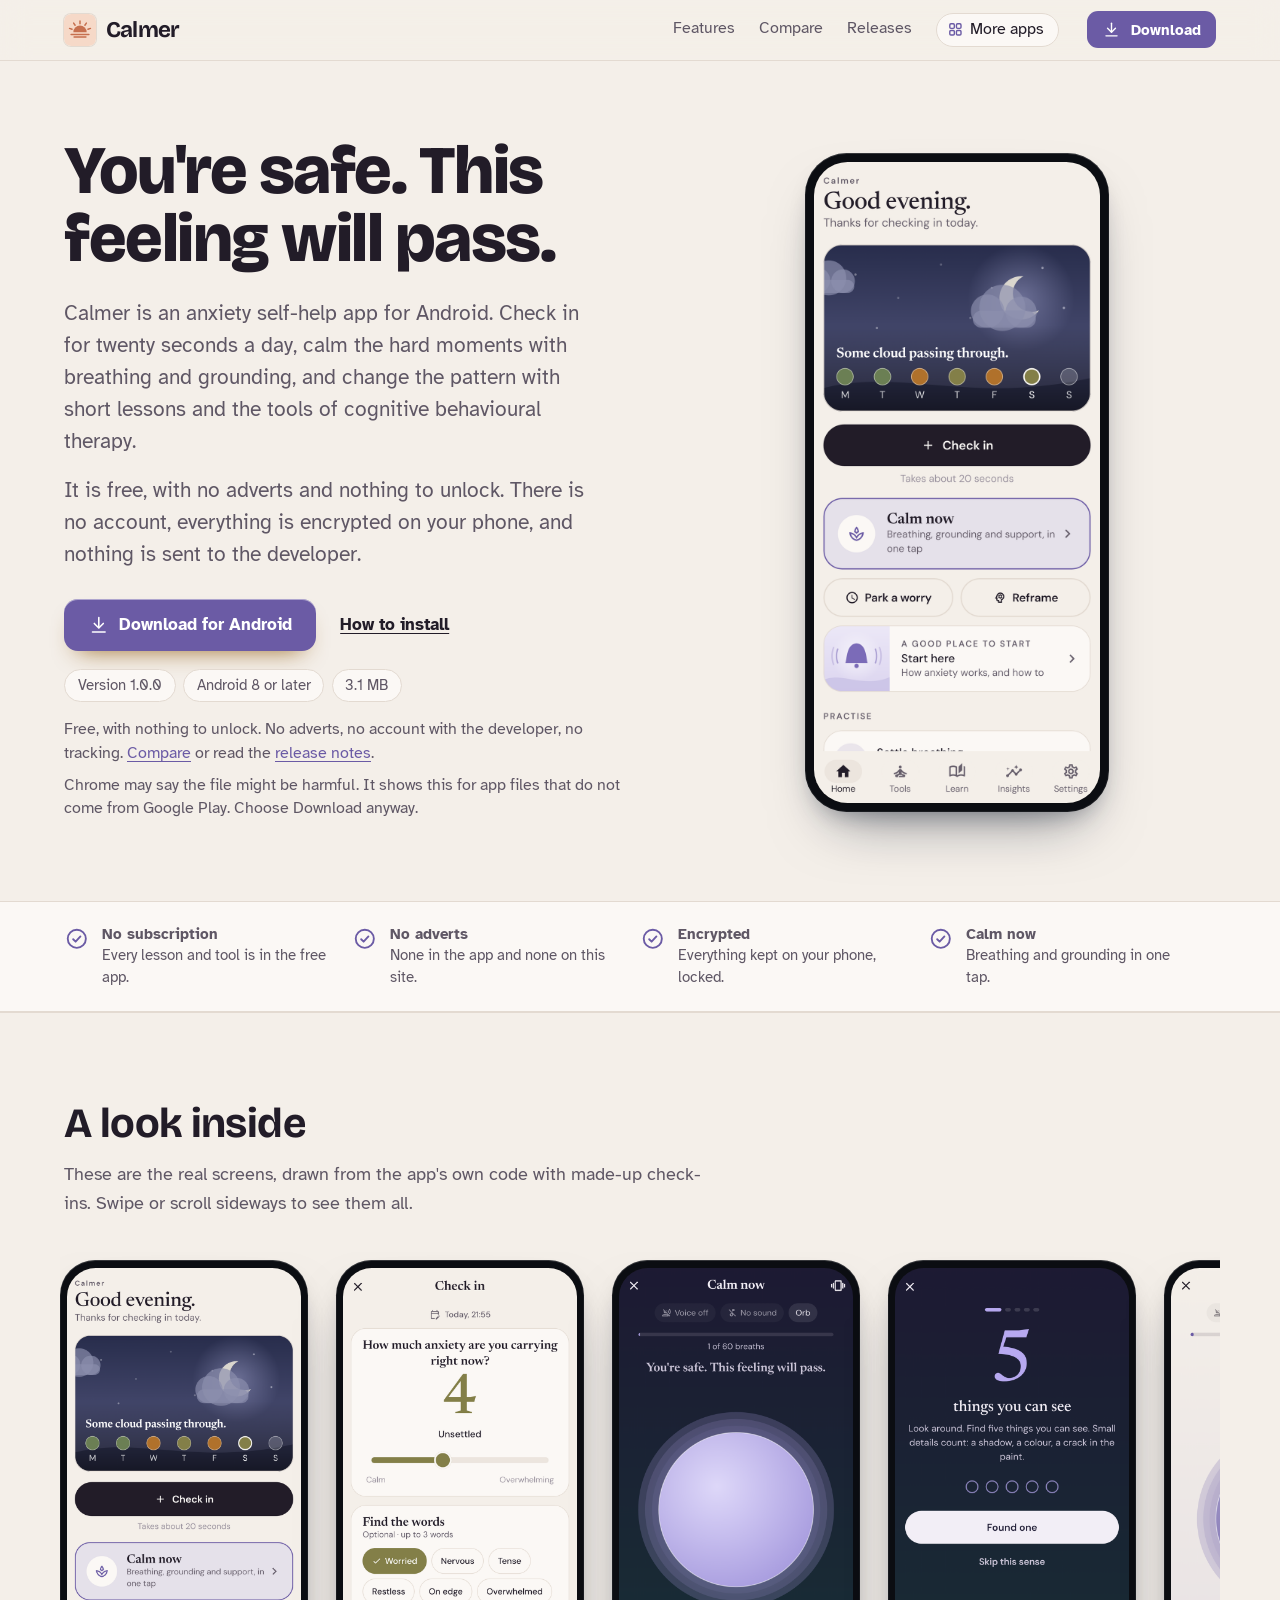
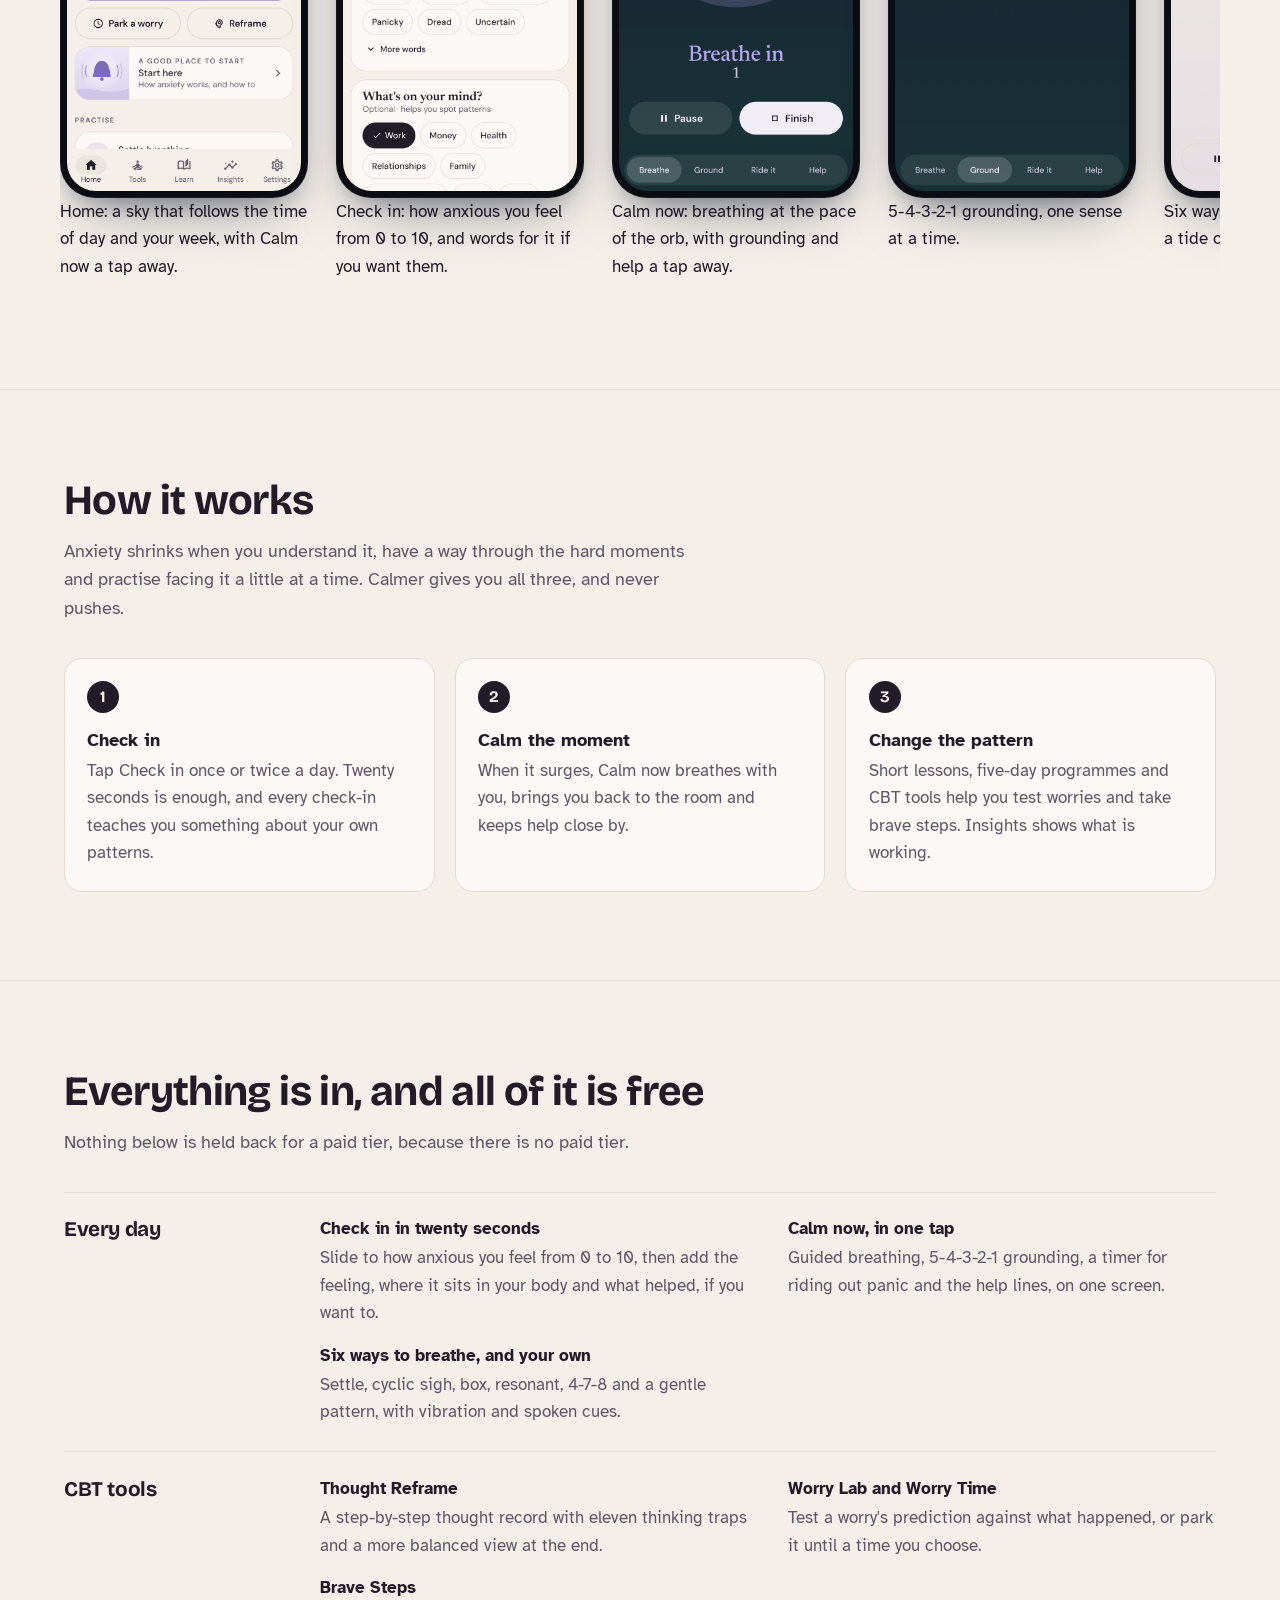
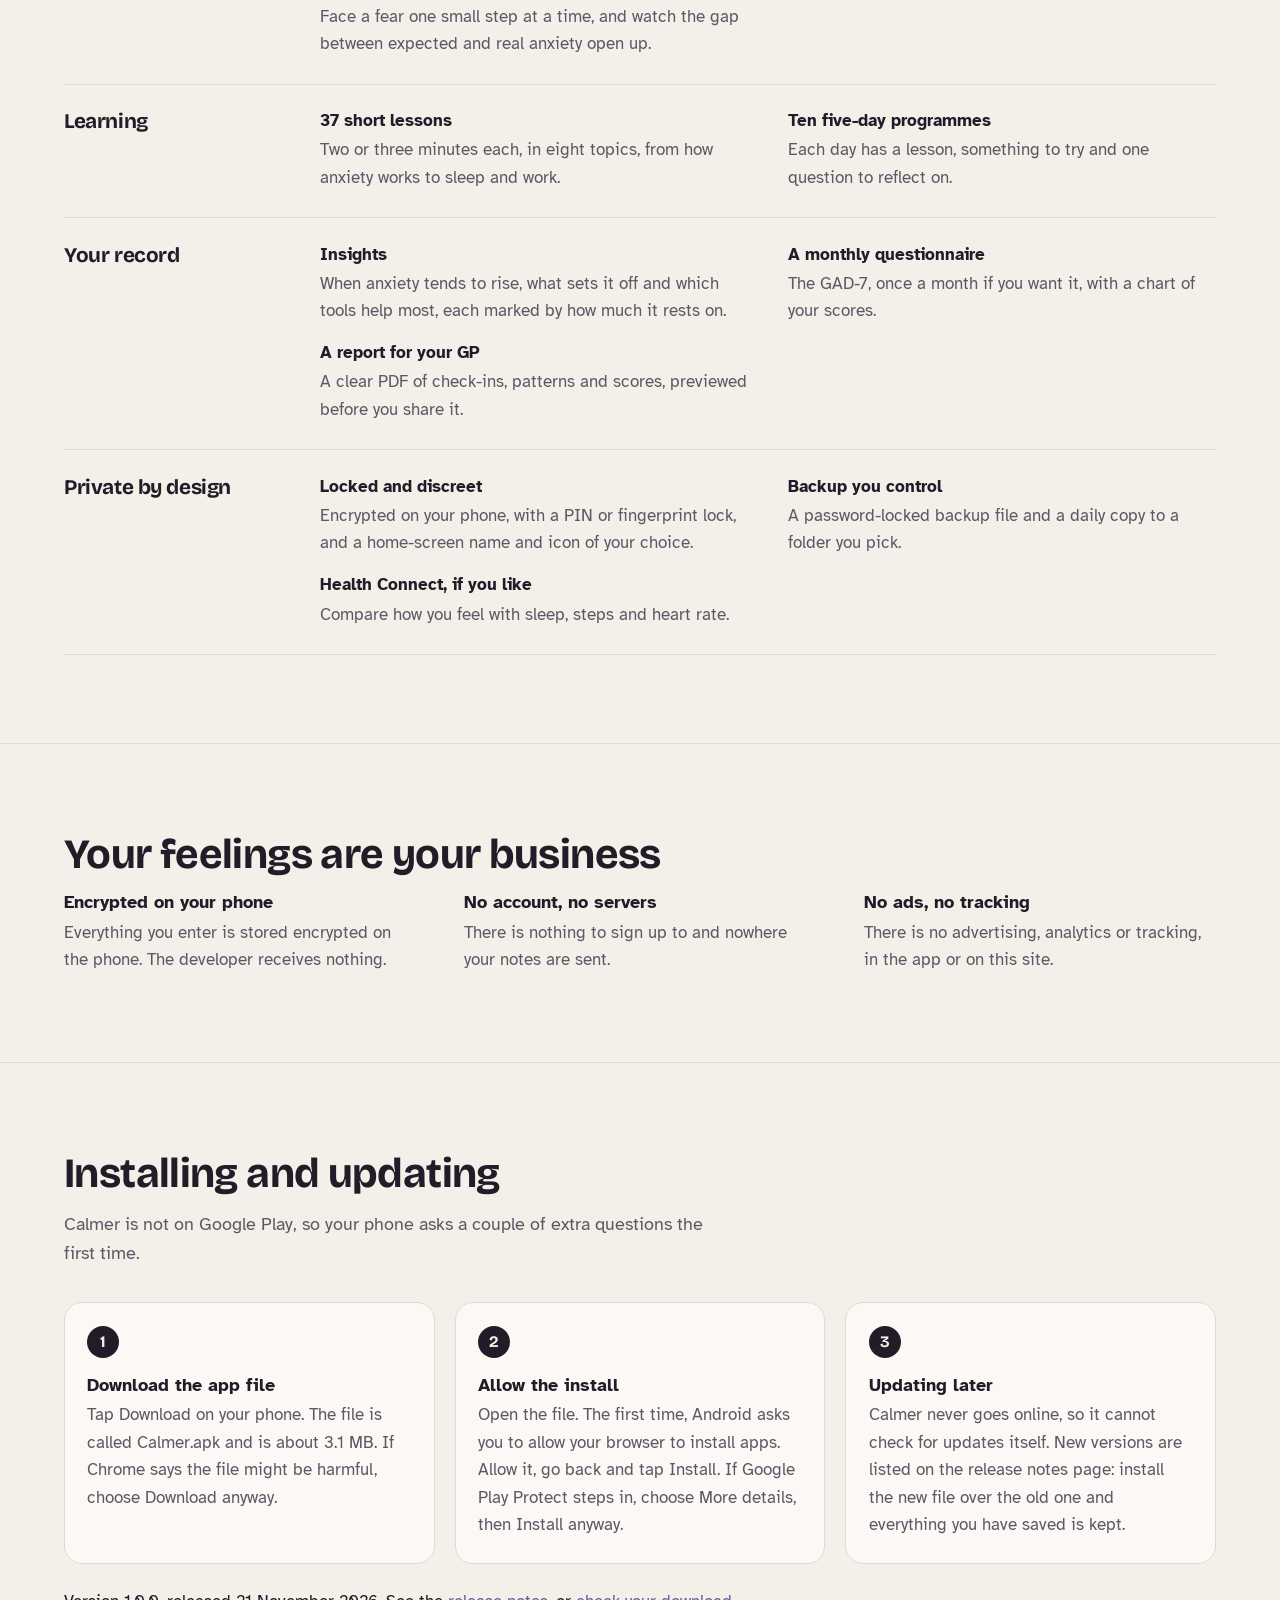
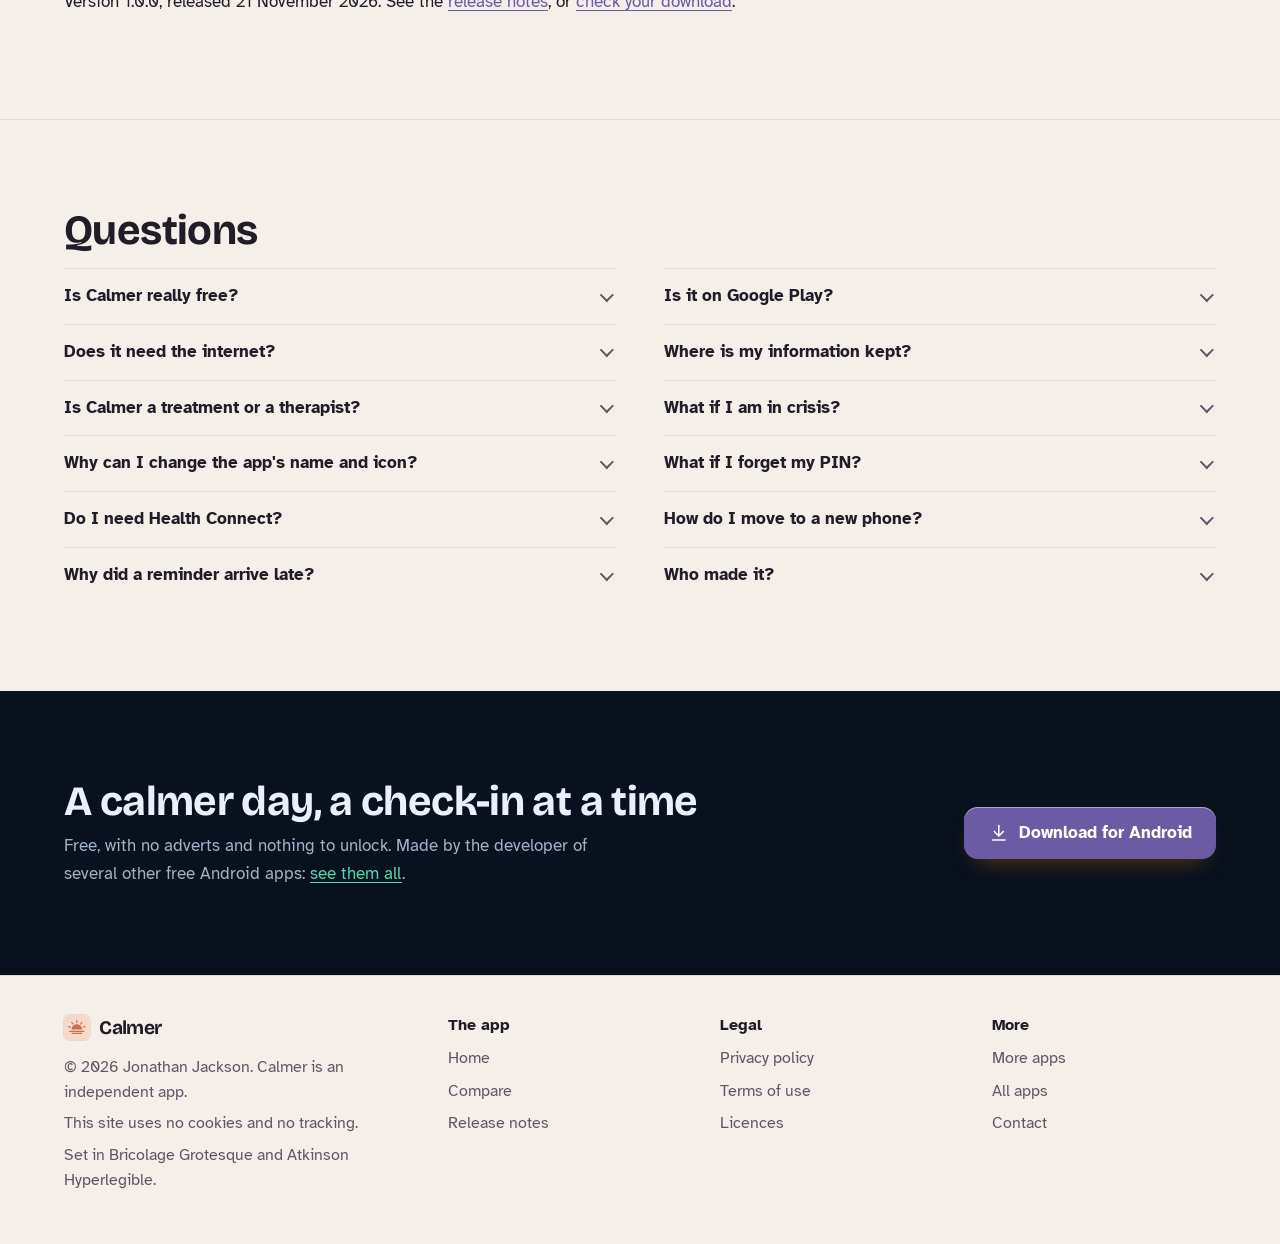
<file: index.html>
<!DOCTYPE html>
<html lang="en-GB">
<head>
<meta charset="utf-8">
<meta name="viewport" content="width=device-width, initial-scale=1">
<title>Calmer: a free, private anxiety self-help app for Android</title>
<meta name="description" content="Calmer is a free anxiety self-help app for Android: twenty-second check-ins, Calm now with breathing and grounding, CBT tools, 37 short lessons, ten five-day programmes and insights into your own patterns. Encrypted on your phone, no adverts, no account.">
<meta name="author" content="Jonathan Jackson">
<link rel="canonical" href="https://customgpter.github.io/calmer/">
<meta name="theme-color" content="#f4efe9" media="(prefers-color-scheme: light)">
<meta name="theme-color" content="#14121a" media="(prefers-color-scheme: dark)">
<meta property="og:type" content="website">
<meta property="og:site_name" content="Calmer">
<meta property="og:title" content="Calmer: a free, private anxiety self-help app for Android">
<meta property="og:description" content="Calmer is a free anxiety self-help app for Android: twenty-second check-ins, Calm now with breathing and grounding, CBT tools, 37 short lessons, ten five-day programmes and insights into your own patterns. Encrypted on your phone, no adverts, no account.">
<meta property="og:url" content="https://customgpter.github.io/calmer/">
<meta property="og:image" content="https://customgpter.github.io/calmer/assets/og.png">
<meta property="og:image:width" content="1200">
<meta property="og:image:height" content="630">
<meta property="og:image:alt" content="Calmer&#x27;s home screen with a sky that follows your week and Calm now a tap away">
<meta property="og:locale" content="en_GB">
<meta name="twitter:card" content="summary_large_image">
<link rel="icon" href="./assets/favicon.svg" type="image/svg+xml">
<link rel="apple-touch-icon" href="./assets/apple-touch-icon.png">
<link rel="preload" href="./assets/fonts/bricolage-grotesque-latin.woff2" as="font" type="font/woff2" crossorigin>
<link rel="preload" href="./assets/fonts/atkinson-hyperlegible-latin-400-normal.woff2" as="font" type="font/woff2" crossorigin>
<link rel="stylesheet" href="./assets/site.css?v=1">
<link rel="stylesheet" href="./assets/house.css?v=1">
<link rel="stylesheet" href="./assets/apps-list.css?v=1">
<script src="./assets/apps-list.js?v=1" defer></script>
<script type="application/ld+json">{"@context":"https://schema.org","@type":"SoftwareApplication","name":"Calmer","url":"https://customgpter.github.io/calmer/","description":"Calmer is a free anxiety self-help app for Android: twenty-second check-ins, Calm now with breathing and grounding, CBT tools, 37 short lessons, ten five-day programmes and insights into your own patterns. Encrypted on your phone, no adverts, no account.","applicationCategory":"HealthApplication","operatingSystem":"Android 8 or later","softwareVersion":"1.0.0","downloadUrl":"https://github.com/CustomGPTer/calmer/releases/latest/download/Calmer.apk","releaseNotes":"https://customgpter.github.io/calmer/releases.html","offers":{"@type":"Offer","price":"0","priceCurrency":"GBP"},"inLanguage":"en-GB","image":"https://customgpter.github.io/calmer/assets/og.png","featureList":["Check in in twenty seconds","Calm now, in one tap","Six ways to breathe, and your own","Thought Reframe","Worry Lab and Worry Time","Brave Steps","37 short lessons","Ten five-day programmes","Insights","A monthly questionnaire","A report for your GP","Locked and discreet"],"author":{"@type":"Person","name":"Jonathan Jackson"}}</script>
<script type="application/ld+json">{"@context":"https://schema.org","@type":"FAQPage","mainEntity":[{"@type":"Question","name":"Is Calmer really free?","acceptedAnswer":{"@type":"Answer","text":"Yes. There is no paid version, no subscription, no trial and no adverts, and nothing in the app is locked. The report for your GP or therapist is free too."}},{"@type":"Question","name":"Is it on Google Play?","acceptedAnswer":{"@type":"Answer","text":"No. Calmer is a personal project and is downloaded from this site as an Android app file. It needs Android 8 or later, which covers almost every phone in use."}},{"@type":"Question","name":"Does it need the internet?","acceptedAnswer":{"@type":"Answer","text":"No. The app does not ask Android for internet access at all, so it cannot go online. Links to help lines and NHS pages open in your own phone or browser."}},{"@type":"Question","name":"Where is my information kept?","acceptedAnswer":{"@type":"Answer","text":"Only on your phone, in the app&#x27;s private storage, encrypted with a key held by Android. Nothing is uploaded, and the developer receives nothing."}},{"@type":"Question","name":"Is Calmer a treatment or a therapist?","acceptedAnswer":{"@type":"Answer","text":"No. It is a self-help tool built on methods from cognitive behavioural therapy. It can sit alongside care from your GP or a therapist, but it does not replace it, and it is not a medical device."}},{"@type":"Question","name":"What if I am in crisis?","acceptedAnswer":{"@type":"Answer","text":"Calmer is not a crisis service. Call 999 if you or someone else is in danger. Samaritans are free on 116 123, day or night, and you can text SHOUT to 85258. In England, NHS 111 option 2 is for urgent mental health help."}},{"@type":"Question","name":"Why can I change the app's name and icon?","acceptedAnswer":{"@type":"Answer","text":"Some people would rather an anxiety app did not announce itself on their home screen. You can show it as Calmer, Breathe, Journal, Notes, Daily or Stillpoint, with one of eight pastel icons."}},{"@type":"Question","name":"What if I forget my PIN?","acceptedAnswer":{"@type":"Answer","text":"There is no way round the PIN, not even for the developer. You can clear the app&#x27;s storage in your phone&#x27;s settings, which deletes everything, and then restore your latest backup."}},{"@type":"Question","name":"Do I need Health Connect?","acceptedAnswer":{"@type":"Answer","text":"No. It is optional. Without it, Insights still compares how you feel with the sleep and caffeine you add to check-ins."}},{"@type":"Question","name":"How do I move to a new phone?","acceptedAnswer":{"@type":"Answer","text":"In Settings, open Backup and export, set a backup password and save a backup file. Install Calmer on the new phone, choose Restore from a backup and enter the same password."}},{"@type":"Question","name":"Why did a reminder arrive late?","acceptedAnswer":{"@type":"Answer","text":"Reminders are gentle by design and Android can hold them back by a few minutes to save battery. They never ring during your quiet hours."}},{"@type":"Question","name":"Who made it?","acceptedAnswer":{"@type":"Answer","text":"Calmer is made by Jonathan Jackson, an independent developer in the United Kingdom. It is not connected with the NHS or any other app maker."}}]}</script>
</head>
<body>
<a class="skip" href="#main">Skip to content</a>
<header class="masthead">
<div class="wrap">
<a class="brand" href="./" aria-label="Calmer home"><svg viewBox="0 0 108 108" aria-hidden="true"><rect width="108" height="108" rx="24" fill="#F6D9C8"/><g transform="translate(54 54) scale(1.25) translate(-54 -56)"><path fill="#C66F4E" d="M36 62a18 18 0 0 1 36 0z"/><path fill="none" stroke="#C66F4E" stroke-width="4" stroke-linecap="round" d="M32.4 54.1 25.8 51.7M40.8 43.2 36.8 37.4M54 39V32M67.2 43.2 71.2 37.4M75.6 54.1 82.2 51.7M30 68H78M38 75H70"/></g></svg><span>Calmer</span></a>
<nav aria-label="Main"><ul><li><a href="./#features">Features</a></li><li><a href="./compare.html">Compare</a></li><li><a href="./releases.html">Releases</a></li><li><a class="more-apps" href="./more-apps.html"><svg class="ico" viewBox="0 0 24 24" aria-hidden="true"><rect x="4" y="4" width="6.5" height="6.5" rx="1.6"/><rect x="13.5" y="4" width="6.5" height="6.5" rx="1.6"/><rect x="4" y="13.5" width="6.5" height="6.5" rx="1.6"/><rect x="13.5" y="13.5" width="6.5" height="6.5" rx="1.6"/></svg>More apps</a></li></ul></nav>
<a class="button small" href="https://github.com/CustomGPTer/calmer/releases/latest/download/Calmer.apk"><svg class="ico" viewBox="0 0 24 24" aria-hidden="true"><path d="M12 4v11"/><path d="M7 10.5l5 5 5-5"/><path d="M5 20h14"/></svg>Download</a>
</div>
</header>
<main id="main">
<div class="hero">
<div class="wrap hero-grid">
<div class="hero-copy">
<h1>You&#x27;re safe. This feeling will pass.</h1>
<p class="lede">Calmer is an anxiety self-help app for Android. Check in for twenty seconds a day, calm the hard moments with breathing and grounding, and change the pattern with short lessons and the tools of cognitive behavioural therapy.</p><p class="lede">It is free, with no adverts and nothing to unlock. There is no account, everything is encrypted on your phone, and nothing is sent to the developer.</p>

<p class="get" id="download"><a class="button" href="https://github.com/CustomGPTer/calmer/releases/latest/download/Calmer.apk"><svg class="ico" viewBox="0 0 24 24" aria-hidden="true"><path d="M12 4v11"/><path d="M7 10.5l5 5 5-5"/><path d="M5 20h14"/></svg>Download for Android</a><a class="aside" href="#install">How to install</a></p>
<ul class="pills"><li>Version 1.0.0</li><li>Android 8 or later</li><li>3.1 MB</li></ul>
<p class="facts">Free, with nothing to unlock. No adverts, no account with the developer, no tracking. <a href="compare.html">Compare</a> or read the <a href="releases.html">release notes</a>.</p>
<p class="facts">Chrome may say the file might be harmful. It shows this for app files that do not come from Google Play. Choose Download anyway.</p>
</div>
<div class="hero-phone"><div class="phone"><img src="./assets/screens/home.png" alt="Home: a sky that follows the time of day and your week, with Calm now a tap away." width="393" height="852" fetchpriority="high"></div></div>
</div>
</div>

<section class="promises" aria-label="In short">
<div class="wrap"><ul><li><svg class="ico" viewBox="0 0 24 24" aria-hidden="true"><circle cx="12" cy="12" r="8.5"/><path d="M8.6 12.4l2.3 2.3 4.5-4.9"/></svg><span><b>No subscription</b><span>Every lesson and tool is in the free app.</span></span></li><li><svg class="ico" viewBox="0 0 24 24" aria-hidden="true"><circle cx="12" cy="12" r="8.5"/><path d="M8.6 12.4l2.3 2.3 4.5-4.9"/></svg><span><b>No adverts</b><span>None in the app and none on this site.</span></span></li><li><svg class="ico" viewBox="0 0 24 24" aria-hidden="true"><circle cx="12" cy="12" r="8.5"/><path d="M8.6 12.4l2.3 2.3 4.5-4.9"/></svg><span><b>Encrypted</b><span>Everything kept on your phone, locked.</span></span></li><li><svg class="ico" viewBox="0 0 24 24" aria-hidden="true"><circle cx="12" cy="12" r="8.5"/><path d="M8.6 12.4l2.3 2.3 4.5-4.9"/></svg><span><b>Calm now</b><span>Breathing and grounding in one tap.</span></span></li></ul></div>
</section>

<section id="screens" aria-labelledby="screens-h">
<div class="wrap">
<h2 id="screens-h">A look inside</h2>
<p class="intro">These are the real screens, drawn from the app&#x27;s own code with made-up check-ins. Swipe or scroll sideways to see them all.</p>
<div class="gallery" tabindex="0" role="region" aria-label="Screens from Calmer"><figure class="shot"><div class="phone"><img src="./assets/screens/home.png" alt="Home: a sky that follows the time of day and your week, with Calm now a tap away." width="393" height="852" loading="eager" decoding="async"></div><figcaption>Home: a sky that follows the time of day and your week, with Calm now a tap away.</figcaption></figure><figure class="shot"><div class="phone"><img src="./assets/screens/checkin.png" alt="Check in: how anxious you feel from 0 to 10, and words for it if you want them." width="393" height="852" loading="eager" decoding="async"></div><figcaption>Check in: how anxious you feel from 0 to 10, and words for it if you want them.</figcaption></figure><figure class="shot"><div class="phone"><img src="./assets/screens/calmnow.png" alt="Calm now: breathing at the pace of the orb, with grounding and help a tap away." width="393" height="852" loading="eager" decoding="async"></div><figcaption>Calm now: breathing at the pace of the orb, with grounding and help a tap away.</figcaption></figure><figure class="shot"><div class="phone"><img src="./assets/screens/ground.png" alt="5-4-3-2-1 grounding, one sense at a time." width="393" height="852" loading="eager" decoding="async"></div><figcaption>5-4-3-2-1 grounding, one sense at a time.</figcaption></figure><figure class="shot"><div class="phone"><img src="./assets/screens/breathe.png" alt="Six ways to breathe, with an orb, a tide or a box to follow." width="393" height="852" loading="eager" decoding="async"></div><figcaption>Six ways to breathe, with an orb, a tide or a box to follow.</figcaption></figure><figure class="shot"><div class="phone"><img src="./assets/screens/insights.png" alt="Insights: your check-ins by day, and the patterns they show." width="393" height="852" loading="eager" decoding="async"></div><figcaption>Insights: your check-ins by day, and the patterns they show.</figcaption></figure><figure class="shot"><div class="phone"><img src="./assets/screens/tools.png" alt="Tools: Thought Reframe, Worry Lab, Worry Time and Brave Steps." width="393" height="852" loading="eager" decoding="async"></div><figcaption>Tools: Thought Reframe, Worry Lab, Worry Time and Brave Steps.</figcaption></figure><figure class="shot"><div class="phone"><img src="./assets/screens/dark.png" alt="The same app at night, in a softer, darker look." width="393" height="852" loading="eager" decoding="async"></div><figcaption>The same app at night, in a softer, darker look.</figcaption></figure></div>
</div>
</section>

<section id="how" aria-labelledby="how-h">
<div class="wrap">
<h2 id="how-h">How it works</h2>
<p class="intro">Anxiety shrinks when you understand it, have a way through the hard moments and practise facing it a little at a time. Calmer gives you all three, and never pushes.</p>
<ol class="steps"><li><h3>Check in</h3><p>Tap Check in once or twice a day. Twenty seconds is enough, and every check-in teaches you something about your own patterns.</p></li><li><h3>Calm the moment</h3><p>When it surges, Calm now breathes with you, brings you back to the room and keeps help close by.</p></li><li><h3>Change the pattern</h3><p>Short lessons, five-day programmes and CBT tools help you test worries and take brave steps. Insights shows what is working.</p></li></ol>
</div>
</section>

<section id="features" aria-labelledby="features-h">
<div class="wrap">
<h2 id="features-h">Everything is in, and all of it is free</h2>
<p class="intro">Nothing below is held back for a paid tier, because there is no paid tier.</p>
<div class="groups"><div class="group"><h3>Every day</h3><dl><div><dt>Check in in twenty seconds</dt><dd>Slide to how anxious you feel from 0 to 10, then add the feeling, where it sits in your body and what helped, if you want to.</dd></div><div><dt>Calm now, in one tap</dt><dd>Guided breathing, 5-4-3-2-1 grounding, a timer for riding out panic and the help lines, on one screen.</dd></div><div><dt>Six ways to breathe, and your own</dt><dd>Settle, cyclic sigh, box, resonant, 4-7-8 and a gentle pattern, with vibration and spoken cues.</dd></div></dl></div><div class="group"><h3>CBT tools</h3><dl><div><dt>Thought Reframe</dt><dd>A step-by-step thought record with eleven thinking traps and a more balanced view at the end.</dd></div><div><dt>Worry Lab and Worry Time</dt><dd>Test a worry's prediction against what happened, or park it until a time you choose.</dd></div><div><dt>Brave Steps</dt><dd>Face a fear one small step at a time, and watch the gap between expected and real anxiety open up.</dd></div></dl></div><div class="group"><h3>Learning</h3><dl><div><dt>37 short lessons</dt><dd>Two or three minutes each, in eight topics, from how anxiety works to sleep and work.</dd></div><div><dt>Ten five-day programmes</dt><dd>Each day has a lesson, something to try and one question to reflect on.</dd></div></dl></div><div class="group"><h3>Your record</h3><dl><div><dt>Insights</dt><dd>When anxiety tends to rise, what sets it off and which tools help most, each marked by how much it rests on.</dd></div><div><dt>A monthly questionnaire</dt><dd>The GAD-7, once a month if you want it, with a chart of your scores.</dd></div><div><dt>A report for your GP</dt><dd>A clear PDF of check-ins, patterns and scores, previewed before you share it.</dd></div></dl></div><div class="group"><h3>Private by design</h3><dl><div><dt>Locked and discreet</dt><dd>Encrypted on your phone, with a PIN or fingerprint lock, and a home-screen name and icon of your choice.</dd></div><div><dt>Backup you control</dt><dd>A password-locked backup file and a daily copy to a folder you pick.</dd></div><div><dt>Health Connect, if you like</dt><dd>Compare how you feel with sleep, steps and heart rate.</dd></div></dl></div></div>
</div>
</section>

<section id="privacy" aria-labelledby="privacy-h">
<div class="wrap">
<h2 id="privacy-h">Your feelings are your business</h2>
<ul class="plain"><li><h3>Encrypted on your phone</h3><p>Everything you enter is stored encrypted on the phone. The developer receives nothing.</p></li><li><h3>No account, no servers</h3><p>There is nothing to sign up to and nowhere your notes are sent.</p></li><li><h3>No ads, no tracking</h3><p>There is no advertising, analytics or tracking, in the app or on this site.</p></li></ul>
</div>
</section>

<section id="install" aria-labelledby="install-h">
<div class="wrap">
<h2 id="install-h">Installing and updating</h2>
<p class="intro">Calmer is not on Google Play, so your phone asks a couple of extra questions the first time.</p>
<ol class="steps"><li><h3>Download the app file</h3><p>Tap Download on your phone. The file is called Calmer.apk and is about 3.1 MB. If Chrome says the file might be harmful, choose Download anyway.</p></li><li><h3>Allow the install</h3><p>Open the file. The first time, Android asks you to allow your browser to install apps. Allow it, go back and tap Install. If Google Play Protect steps in, choose More details, then Install anyway.</p></li><li><h3>Updating later</h3><p>Calmer never goes online, so it cannot check for updates itself. New versions are listed on the release notes page: install the new file over the old one and everything you have saved is kept.</p></li></ol>
<p class="after-table">Version 1.0.0, released 21 November 2026. See the <a href="releases.html">release notes</a>, or <a href="releases.html#checking">check your download</a>.</p>
</div>
</section>

<section id="questions" aria-labelledby="questions-h">
<div class="wrap">
<h2 id="questions-h">Questions</h2>
<div class="faq"><details><summary>Is Calmer really free?</summary><p>Yes. There is no paid version, no subscription, no trial and no adverts, and nothing in the app is locked. The report for your GP or therapist is free too.</p></details><details><summary>Is it on Google Play?</summary><p>No. Calmer is a personal project and is downloaded from this site as an Android app file. It needs Android 8 or later, which covers almost every phone in use.</p></details><details><summary>Does it need the internet?</summary><p>No. The app does not ask Android for internet access at all, so it cannot go online. Links to help lines and NHS pages open in your own phone or browser.</p></details><details><summary>Where is my information kept?</summary><p>Only on your phone, in the app&#x27;s private storage, encrypted with a key held by Android. Nothing is uploaded, and the developer receives nothing.</p></details><details><summary>Is Calmer a treatment or a therapist?</summary><p>No. It is a self-help tool built on methods from cognitive behavioural therapy. It can sit alongside care from your GP or a therapist, but it does not replace it, and it is not a medical device.</p></details><details><summary>What if I am in crisis?</summary><p>Calmer is not a crisis service. Call 999 if you or someone else is in danger. Samaritans are free on 116 123, day or night, and you can text SHOUT to 85258. In England, NHS 111 option 2 is for urgent mental health help.</p></details><details><summary>Why can I change the app&#x27;s name and icon?</summary><p>Some people would rather an anxiety app did not announce itself on their home screen. You can show it as Calmer, Breathe, Journal, Notes, Daily or Stillpoint, with one of eight pastel icons.</p></details><details><summary>What if I forget my PIN?</summary><p>There is no way round the PIN, not even for the developer. You can clear the app&#x27;s storage in your phone&#x27;s settings, which deletes everything, and then restore your latest backup.</p></details><details><summary>Do I need Health Connect?</summary><p>No. It is optional. Without it, Insights still compares how you feel with the sleep and caffeine you add to check-ins.</p></details><details><summary>How do I move to a new phone?</summary><p>In Settings, open Backup and export, set a backup password and save a backup file. Install Calmer on the new phone, choose Restore from a backup and enter the same password.</p></details><details><summary>Why did a reminder arrive late?</summary><p>Reminders are gentle by design and Android can hold them back by a few minutes to save battery. They never ring during your quiet hours.</p></details><details><summary>Who made it?</summary><p>Calmer is made by Jonathan Jackson, an independent developer in the United Kingdom. It is not connected with the NHS or any other app maker.</p></details></div>
</div>
</section>

<section class="closing" aria-labelledby="closing-h">
<div class="wrap">
<div><h2 id="closing-h">A calmer day, a check-in at a time</h2><p>Free, with no adverts and nothing to unlock. Made by the developer of several other free Android apps: <a href="more-apps.html">see them all</a>.</p></div>
<a class="button" href="https://github.com/CustomGPTer/calmer/releases/latest/download/Calmer.apk"><svg class="ico" viewBox="0 0 24 24" aria-hidden="true"><path d="M12 4v11"/><path d="M7 10.5l5 5 5-5"/><path d="M5 20h14"/></svg>Download for Android</a>
</div>
</section>
</main>
<footer class="colophon">
<div class="wrap">
<div>
<a class="brand" href="./" aria-label="Calmer home"><svg viewBox="0 0 108 108" aria-hidden="true"><rect width="108" height="108" rx="24" fill="#F6D9C8"/><g transform="translate(54 54) scale(1.25) translate(-54 -56)"><path fill="#C66F4E" d="M36 62a18 18 0 0 1 36 0z"/><path fill="none" stroke="#C66F4E" stroke-width="4" stroke-linecap="round" d="M32.4 54.1 25.8 51.7M40.8 43.2 36.8 37.4M54 39V32M67.2 43.2 71.2 37.4M75.6 54.1 82.2 51.7M30 68H78M38 75H70"/></g></svg><span>Calmer</span></a>
<p>&copy; 2026 Jonathan Jackson. Calmer is an independent app.</p>
<p>This site uses no cookies and no tracking.</p>
<p>Set in Bricolage Grotesque and Atkinson Hyperlegible.</p>
</div>
<nav aria-label="The app"><h2>The app</h2><ul>
<li><a href="./">Home</a></li>
<li><a href="./compare.html">Compare</a></li>
<li><a href="./releases.html">Release notes</a></li>

</ul></nav>
<nav aria-label="Legal"><h2>Legal</h2><ul>
<li><a href="./privacy.html">Privacy policy</a></li>
<li><a href="./terms.html">Terms of use</a></li>
<li><a href="./licences.html">Licences</a></li>
</ul></nav>
<nav aria-label="More"><h2>More</h2><ul>
<li><a href="./more-apps.html">More apps</a></li>
<li><a href="https://customgpter.github.io/">All apps</a></li>
<li><a href="https://github.com/CustomGPTer/calmer/issues">Contact</a></li>
</ul></nav>
</div>
</footer>
</body>
</html>
</file>
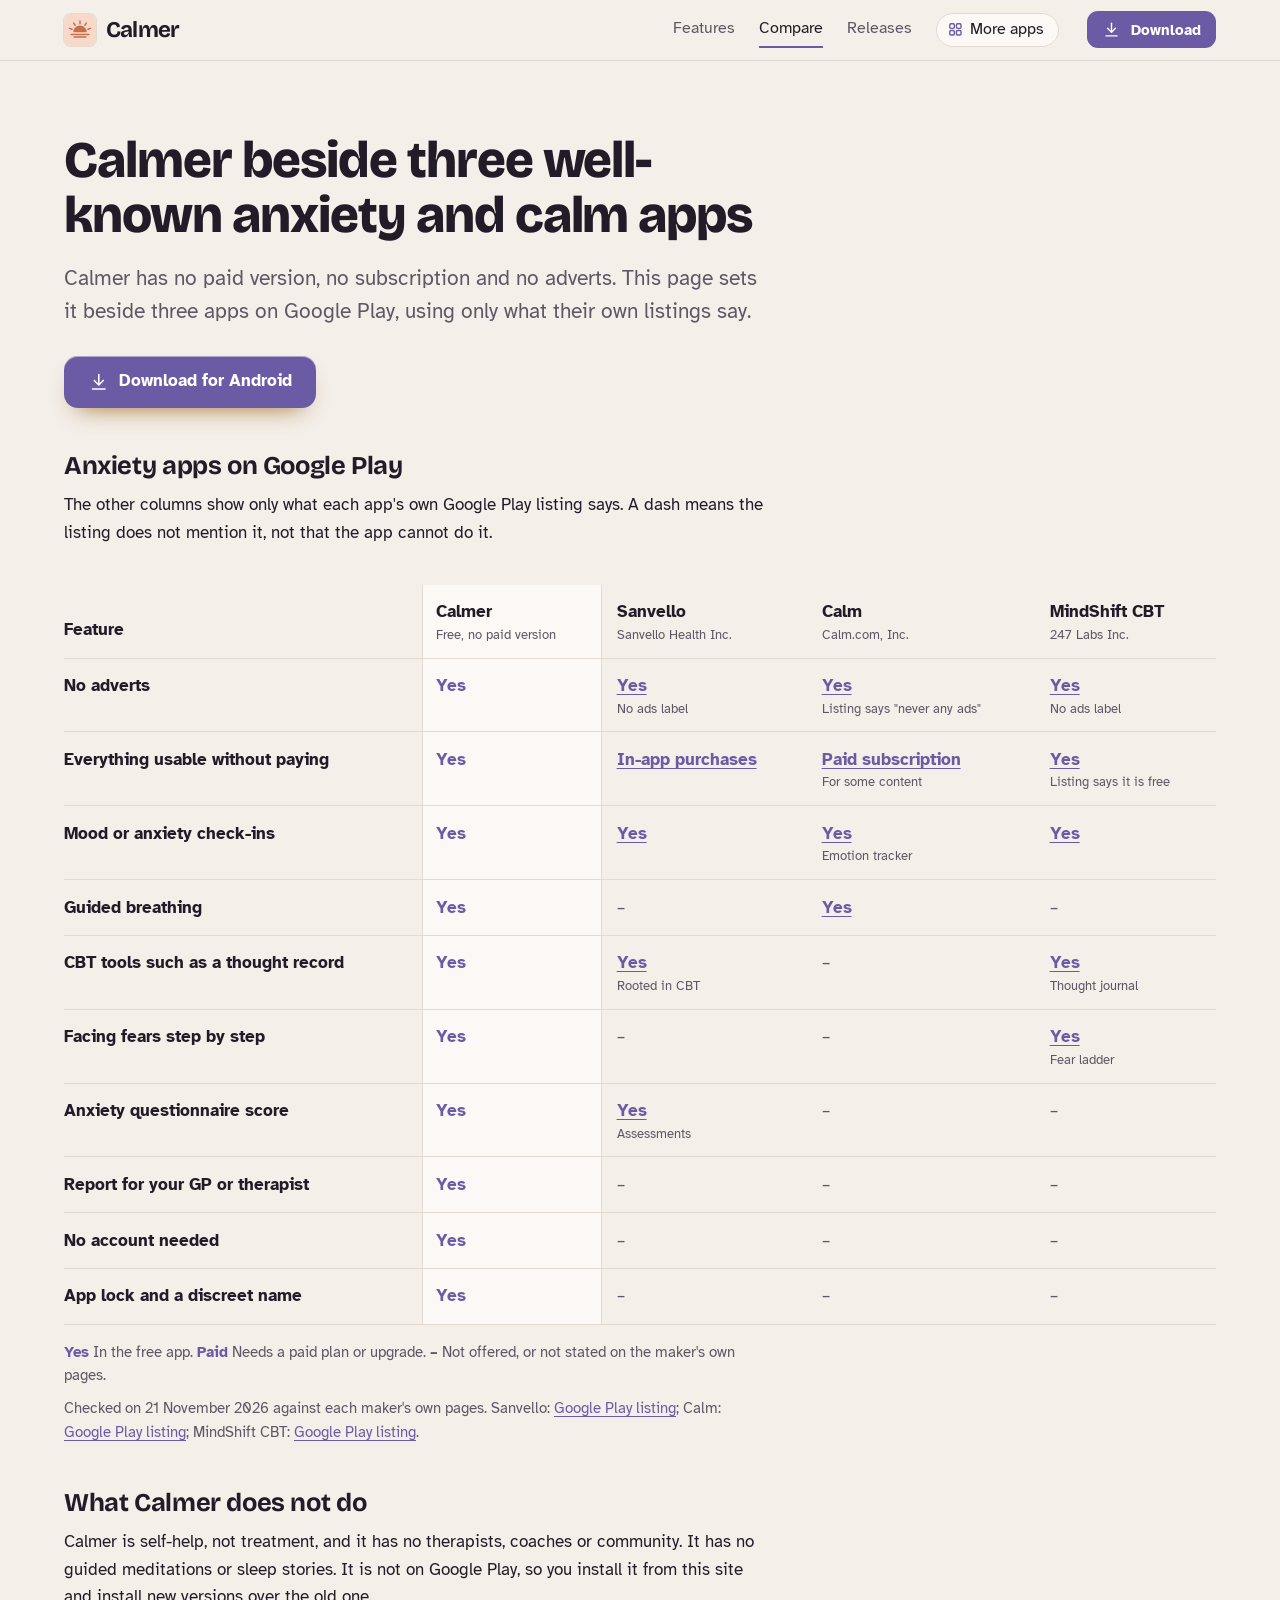
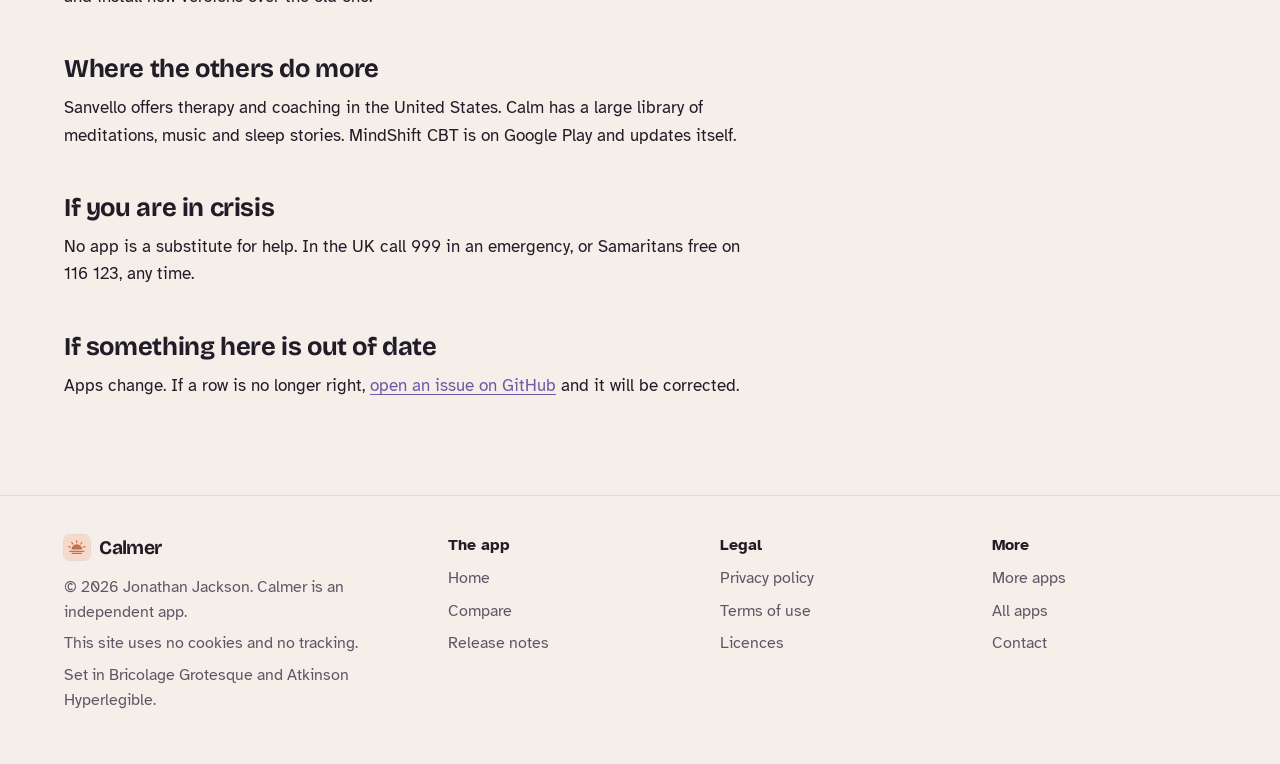
<file: compare.html>
<!DOCTYPE html>
<html lang="en-GB">
<head>
<meta charset="utf-8">
<meta name="viewport" content="width=device-width, initial-scale=1">
<title>Calmer compared with other anxiety apps</title>
<meta name="description" content="How Calmer compares with Sanvello, Calm and MindShift CBT, row by row, with each claim linked to the app&#x27;s own Google Play listing.">
<meta name="author" content="Jonathan Jackson">
<link rel="canonical" href="https://customgpter.github.io/calmer/compare.html">
<meta name="theme-color" content="#f4efe9" media="(prefers-color-scheme: light)">
<meta name="theme-color" content="#14121a" media="(prefers-color-scheme: dark)">
<meta property="og:type" content="website">
<meta property="og:site_name" content="Calmer">
<meta property="og:title" content="Calmer compared with other anxiety apps">
<meta property="og:description" content="How Calmer compares with Sanvello, Calm and MindShift CBT, row by row, with each claim linked to the app&#x27;s own Google Play listing.">
<meta property="og:url" content="https://customgpter.github.io/calmer/compare.html">
<meta property="og:image" content="https://customgpter.github.io/calmer/assets/og.png">
<meta property="og:image:width" content="1200">
<meta property="og:image:height" content="630">
<meta property="og:image:alt" content="Calmer&#x27;s home screen with a sky that follows your week and Calm now a tap away">
<meta property="og:locale" content="en_GB">
<meta name="twitter:card" content="summary_large_image">
<link rel="icon" href="./assets/favicon.svg" type="image/svg+xml">
<link rel="apple-touch-icon" href="./assets/apple-touch-icon.png">
<link rel="preload" href="./assets/fonts/bricolage-grotesque-latin.woff2" as="font" type="font/woff2" crossorigin>
<link rel="preload" href="./assets/fonts/atkinson-hyperlegible-latin-400-normal.woff2" as="font" type="font/woff2" crossorigin>
<link rel="stylesheet" href="./assets/site.css?v=1">
<link rel="stylesheet" href="./assets/house.css?v=1">
<link rel="stylesheet" href="./assets/apps-list.css?v=1">
<script src="./assets/apps-list.js?v=1" defer></script>
</head>
<body>
<a class="skip" href="#main">Skip to content</a>
<header class="masthead">
<div class="wrap">
<a class="brand" href="./" aria-label="Calmer home"><svg viewBox="0 0 108 108" aria-hidden="true"><rect width="108" height="108" rx="24" fill="#F6D9C8"/><g transform="translate(54 54) scale(1.25) translate(-54 -56)"><path fill="#C66F4E" d="M36 62a18 18 0 0 1 36 0z"/><path fill="none" stroke="#C66F4E" stroke-width="4" stroke-linecap="round" d="M32.4 54.1 25.8 51.7M40.8 43.2 36.8 37.4M54 39V32M67.2 43.2 71.2 37.4M75.6 54.1 82.2 51.7M30 68H78M38 75H70"/></g></svg><span>Calmer</span></a>
<nav aria-label="Main"><ul><li><a href="./#features">Features</a></li><li><a href="./compare.html" aria-current="page">Compare</a></li><li><a href="./releases.html">Releases</a></li><li><a class="more-apps" href="./more-apps.html"><svg class="ico" viewBox="0 0 24 24" aria-hidden="true"><rect x="4" y="4" width="6.5" height="6.5" rx="1.6"/><rect x="13.5" y="4" width="6.5" height="6.5" rx="1.6"/><rect x="4" y="13.5" width="6.5" height="6.5" rx="1.6"/><rect x="13.5" y="13.5" width="6.5" height="6.5" rx="1.6"/></svg>More apps</a></li></ul></nav>
<a class="button small" href="https://github.com/CustomGPTer/calmer/releases/latest/download/Calmer.apk"><svg class="ico" viewBox="0 0 24 24" aria-hidden="true"><path d="M12 4v11"/><path d="M7 10.5l5 5 5-5"/><path d="M5 20h14"/></svg>Download</a>
</div>
</header>
<main id="main" class="doc">
<div class="wrap">
<div class="measure">
<h1>Calmer beside three well-known anxiety and calm apps</h1>
<p class="lede">Calmer has no paid version, no subscription and no adverts. This page sets it beside three apps on Google Play, using only what their own listings say.</p>
<p class="get"><a class="button" href="https://github.com/CustomGPTer/calmer/releases/latest/download/Calmer.apk"><svg class="ico" viewBox="0 0 24 24" aria-hidden="true"><path d="M12 4v11"/><path d="M7 10.5l5 5 5-5"/><path d="M5 20h14"/></svg>Download for Android</a></p>
<h2 id="table">Anxiety apps on Google Play</h2>
<p>The other columns show only what each app's own Google Play listing says. A dash means the listing does not mention it, not that the app cannot do it.</p>
</div>
<div class="scroll">
<table class="cmp">
<thead><tr><th scope="col">Feature</th><th scope="col" class="ours">Calmer<small>Free, no paid version</small></th><th scope="col">Sanvello<small>Sanvello Health Inc.</small></th><th scope="col">Calm<small>Calm.com, Inc.</small></th><th scope="col">MindShift CBT<small>247 Labs Inc.</small></th></tr></thead>
<tbody>
<tr><th scope="row">No adverts</th><td class="yes ours"><span class="app">Calmer</span><span class="v">Yes</span></td><td class="yes"><span class="app">Sanvello</span><span class="v"><a href="https://play.google.com/store/apps/details?id=com.pacificalabs.pacifica&hl=en">Yes</a><small>No ads label</small></span></td><td class="yes"><span class="app">Calm</span><span class="v"><a href="https://play.google.com/store/apps/details?id=com.calm.android&hl=en_US">Yes</a><small>Listing says "never any ads"</small></span></td><td class="yes"><span class="app">MindShift CBT</span><span class="v"><a href="https://play.google.com/store/apps/details?id=com.bstro.MindShift&hl=en_US">Yes</a><small>No ads label</small></span></td></tr>
<tr><th scope="row">Everything usable without paying</th><td class="yes ours"><span class="app">Calmer</span><span class="v">Yes</span></td><td class="pay"><span class="app">Sanvello</span><span class="v"><a href="https://play.google.com/store/apps/details?id=com.pacificalabs.pacifica&hl=en">In-app purchases</a></span></td><td class="pay"><span class="app">Calm</span><span class="v"><a href="https://play.google.com/store/apps/details?id=com.calm.android&hl=en_US">Paid subscription</a><small>For some content</small></span></td><td class="yes"><span class="app">MindShift CBT</span><span class="v"><a href="https://play.google.com/store/apps/details?id=com.bstro.MindShift&hl=en_US">Yes</a><small>Listing says it is free</small></span></td></tr>
<tr><th scope="row">Mood or anxiety check-ins</th><td class="yes ours"><span class="app">Calmer</span><span class="v">Yes</span></td><td class="yes"><span class="app">Sanvello</span><span class="v"><a href="https://play.google.com/store/apps/details?id=com.pacificalabs.pacifica&hl=en">Yes</a></span></td><td class="yes"><span class="app">Calm</span><span class="v"><a href="https://play.google.com/store/apps/details?id=com.calm.android&hl=en_US">Yes</a><small>Emotion tracker</small></span></td><td class="yes"><span class="app">MindShift CBT</span><span class="v"><a href="https://play.google.com/store/apps/details?id=com.bstro.MindShift&hl=en_US">Yes</a></span></td></tr>
<tr><th scope="row">Guided breathing</th><td class="yes ours"><span class="app">Calmer</span><span class="v">Yes</span></td><td class="na"><span class="app">Sanvello</span><span class="v">&ndash;</span></td><td class="yes"><span class="app">Calm</span><span class="v"><a href="https://play.google.com/store/apps/details?id=com.calm.android&hl=en_US">Yes</a></span></td><td class="na"><span class="app">MindShift CBT</span><span class="v">&ndash;</span></td></tr>
<tr><th scope="row">CBT tools such as a thought record</th><td class="yes ours"><span class="app">Calmer</span><span class="v">Yes</span></td><td class="yes"><span class="app">Sanvello</span><span class="v"><a href="https://play.google.com/store/apps/details?id=com.pacificalabs.pacifica&hl=en">Yes</a><small>Rooted in CBT</small></span></td><td class="na"><span class="app">Calm</span><span class="v">&ndash;</span></td><td class="yes"><span class="app">MindShift CBT</span><span class="v"><a href="https://play.google.com/store/apps/details?id=com.bstro.MindShift&hl=en_US">Yes</a><small>Thought journal</small></span></td></tr>
<tr><th scope="row">Facing fears step by step</th><td class="yes ours"><span class="app">Calmer</span><span class="v">Yes</span></td><td class="na"><span class="app">Sanvello</span><span class="v">&ndash;</span></td><td class="na"><span class="app">Calm</span><span class="v">&ndash;</span></td><td class="yes"><span class="app">MindShift CBT</span><span class="v"><a href="https://play.google.com/store/apps/details?id=com.bstro.MindShift&hl=en_US">Yes</a><small>Fear ladder</small></span></td></tr>
<tr><th scope="row">Anxiety questionnaire score</th><td class="yes ours"><span class="app">Calmer</span><span class="v">Yes</span></td><td class="yes"><span class="app">Sanvello</span><span class="v"><a href="https://play.google.com/store/apps/details?id=com.pacificalabs.pacifica&hl=en">Yes</a><small>Assessments</small></span></td><td class="na"><span class="app">Calm</span><span class="v">&ndash;</span></td><td class="na"><span class="app">MindShift CBT</span><span class="v">&ndash;</span></td></tr>
<tr><th scope="row">Report for your GP or therapist</th><td class="yes ours"><span class="app">Calmer</span><span class="v">Yes</span></td><td class="na"><span class="app">Sanvello</span><span class="v">&ndash;</span></td><td class="na"><span class="app">Calm</span><span class="v">&ndash;</span></td><td class="na"><span class="app">MindShift CBT</span><span class="v">&ndash;</span></td></tr>
<tr><th scope="row">No account needed</th><td class="yes ours"><span class="app">Calmer</span><span class="v">Yes</span></td><td class="na"><span class="app">Sanvello</span><span class="v">&ndash;</span></td><td class="na"><span class="app">Calm</span><span class="v">&ndash;</span></td><td class="na"><span class="app">MindShift CBT</span><span class="v">&ndash;</span></td></tr>
<tr><th scope="row">App lock and a discreet name</th><td class="yes ours"><span class="app">Calmer</span><span class="v">Yes</span></td><td class="na"><span class="app">Sanvello</span><span class="v">&ndash;</span></td><td class="na"><span class="app">Calm</span><span class="v">&ndash;</span></td><td class="na"><span class="app">MindShift CBT</span><span class="v">&ndash;</span></td></tr>
</tbody>
</table>
</div>
<div class="measure">
<p class="key"><strong class="yes">Yes</strong> In the free app. <strong class="pay">Paid</strong> Needs a paid plan or upgrade. <strong>&ndash;</strong> Not offered, or not stated on the maker's own pages.</p>
<p class="key">Checked on 21 November 2026 against each maker's own pages. Sanvello: <a href="https://play.google.com/store/apps/details?id=com.pacificalabs.pacifica&hl=en">Google Play listing</a>; Calm: <a href="https://play.google.com/store/apps/details?id=com.calm.android&hl=en_US">Google Play listing</a>; MindShift CBT: <a href="https://play.google.com/store/apps/details?id=com.bstro.MindShift&hl=en_US">Google Play listing</a>.</p>
<h2>What Calmer does not do</h2><p>Calmer is self-help, not treatment, and it has no therapists, coaches or community. It has no guided meditations or sleep stories. It is not on Google Play, so you install it from this site and install new versions over the old one.</p><h2>Where the others do more</h2><p>Sanvello offers therapy and coaching in the United States. Calm has a large library of meditations, music and sleep stories. MindShift CBT is on Google Play and updates itself.</p><h2>If you are in crisis</h2><p>No app is a substitute for help. In the UK call 999 in an emergency, or Samaritans free on 116 123, any time.</p>
<h2 id="wrong">If something here is out of date</h2>
<p>Apps change. If a row is no longer right, <a href="https://github.com/CustomGPTer/calmer/issues">open an issue on GitHub</a> and it will be corrected.</p>
</div>
</div>
</main>
<footer class="colophon">
<div class="wrap">
<div>
<a class="brand" href="./" aria-label="Calmer home"><svg viewBox="0 0 108 108" aria-hidden="true"><rect width="108" height="108" rx="24" fill="#F6D9C8"/><g transform="translate(54 54) scale(1.25) translate(-54 -56)"><path fill="#C66F4E" d="M36 62a18 18 0 0 1 36 0z"/><path fill="none" stroke="#C66F4E" stroke-width="4" stroke-linecap="round" d="M32.4 54.1 25.8 51.7M40.8 43.2 36.8 37.4M54 39V32M67.2 43.2 71.2 37.4M75.6 54.1 82.2 51.7M30 68H78M38 75H70"/></g></svg><span>Calmer</span></a>
<p>&copy; 2026 Jonathan Jackson. Calmer is an independent app.</p>
<p>This site uses no cookies and no tracking.</p>
<p>Set in Bricolage Grotesque and Atkinson Hyperlegible.</p>
</div>
<nav aria-label="The app"><h2>The app</h2><ul>
<li><a href="./">Home</a></li>
<li><a href="./compare.html">Compare</a></li>
<li><a href="./releases.html">Release notes</a></li>

</ul></nav>
<nav aria-label="Legal"><h2>Legal</h2><ul>
<li><a href="./privacy.html">Privacy policy</a></li>
<li><a href="./terms.html">Terms of use</a></li>
<li><a href="./licences.html">Licences</a></li>
</ul></nav>
<nav aria-label="More"><h2>More</h2><ul>
<li><a href="./more-apps.html">More apps</a></li>
<li><a href="https://customgpter.github.io/">All apps</a></li>
<li><a href="https://github.com/CustomGPTer/calmer/issues">Contact</a></li>
</ul></nav>
</div>
</footer>
</body>
</html>
</file>
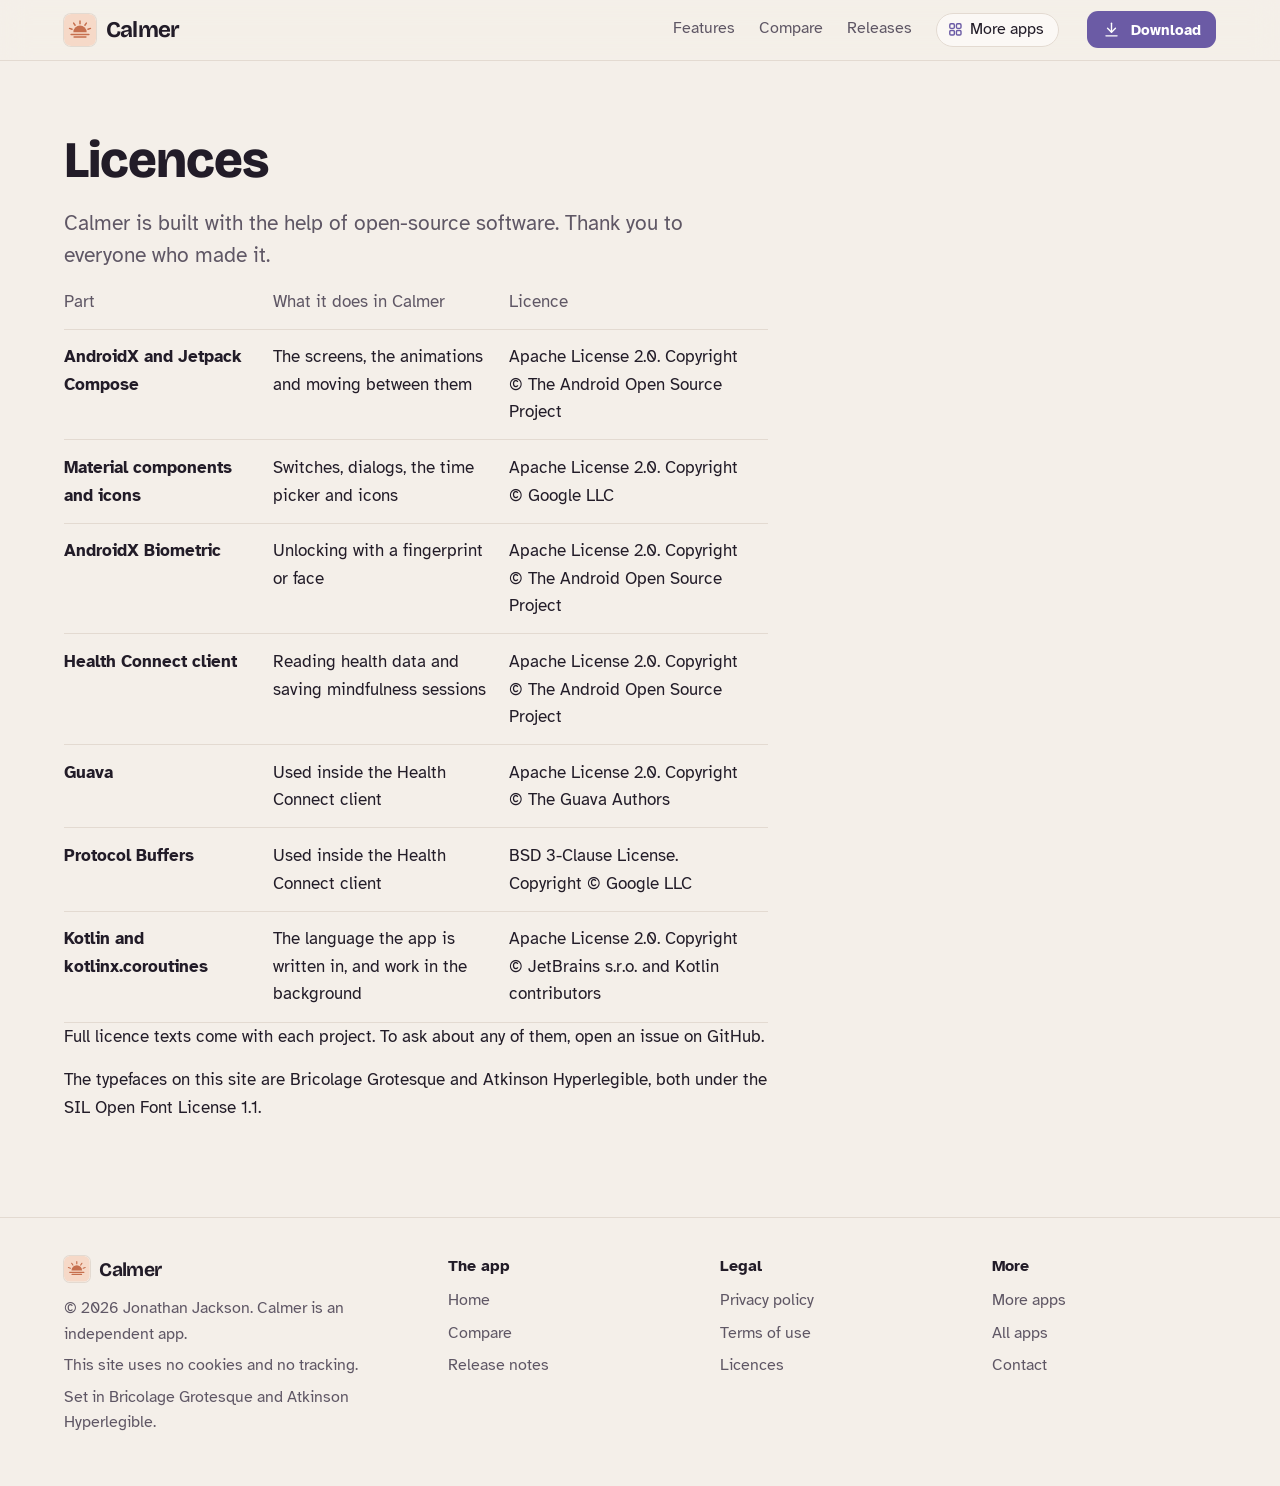
<file: licences.html>
<!DOCTYPE html>
<html lang="en-GB">
<head>
<meta charset="utf-8">
<meta name="viewport" content="width=device-width, initial-scale=1">
<title>Calmer licences</title>
<meta name="description" content="The open-source parts inside Calmer and their licences.">
<meta name="author" content="Jonathan Jackson">
<link rel="canonical" href="https://customgpter.github.io/calmer/licences.html">
<meta name="theme-color" content="#f4efe9" media="(prefers-color-scheme: light)">
<meta name="theme-color" content="#14121a" media="(prefers-color-scheme: dark)">
<meta property="og:type" content="website">
<meta property="og:site_name" content="Calmer">
<meta property="og:title" content="Calmer licences">
<meta property="og:description" content="The open-source parts inside Calmer and their licences.">
<meta property="og:url" content="https://customgpter.github.io/calmer/licences.html">
<meta property="og:image" content="https://customgpter.github.io/calmer/assets/og.png">
<meta property="og:image:width" content="1200">
<meta property="og:image:height" content="630">
<meta property="og:image:alt" content="Calmer&#x27;s home screen with a sky that follows your week and Calm now a tap away">
<meta property="og:locale" content="en_GB">
<meta name="twitter:card" content="summary_large_image">
<link rel="icon" href="./assets/favicon.svg" type="image/svg+xml">
<link rel="apple-touch-icon" href="./assets/apple-touch-icon.png">
<link rel="preload" href="./assets/fonts/bricolage-grotesque-latin.woff2" as="font" type="font/woff2" crossorigin>
<link rel="preload" href="./assets/fonts/atkinson-hyperlegible-latin-400-normal.woff2" as="font" type="font/woff2" crossorigin>
<link rel="stylesheet" href="./assets/site.css?v=1">
<link rel="stylesheet" href="./assets/house.css?v=1">
<link rel="stylesheet" href="./assets/apps-list.css?v=1">
<script src="./assets/apps-list.js?v=1" defer></script>
</head>
<body>
<a class="skip" href="#main">Skip to content</a>
<header class="masthead">
<div class="wrap">
<a class="brand" href="./" aria-label="Calmer home"><svg viewBox="0 0 108 108" aria-hidden="true"><rect width="108" height="108" rx="24" fill="#F6D9C8"/><g transform="translate(54 54) scale(1.25) translate(-54 -56)"><path fill="#C66F4E" d="M36 62a18 18 0 0 1 36 0z"/><path fill="none" stroke="#C66F4E" stroke-width="4" stroke-linecap="round" d="M32.4 54.1 25.8 51.7M40.8 43.2 36.8 37.4M54 39V32M67.2 43.2 71.2 37.4M75.6 54.1 82.2 51.7M30 68H78M38 75H70"/></g></svg><span>Calmer</span></a>
<nav aria-label="Main"><ul><li><a href="./#features">Features</a></li><li><a href="./compare.html">Compare</a></li><li><a href="./releases.html">Releases</a></li><li><a class="more-apps" href="./more-apps.html"><svg class="ico" viewBox="0 0 24 24" aria-hidden="true"><rect x="4" y="4" width="6.5" height="6.5" rx="1.6"/><rect x="13.5" y="4" width="6.5" height="6.5" rx="1.6"/><rect x="4" y="13.5" width="6.5" height="6.5" rx="1.6"/><rect x="13.5" y="13.5" width="6.5" height="6.5" rx="1.6"/></svg>More apps</a></li></ul></nav>
<a class="button small" href="https://github.com/CustomGPTer/calmer/releases/latest/download/Calmer.apk"><svg class="ico" viewBox="0 0 24 24" aria-hidden="true"><path d="M12 4v11"/><path d="M7 10.5l5 5 5-5"/><path d="M5 20h14"/></svg>Download</a>
</div>
</header>
<main id="main" class="doc">
<div class="wrap">
<div class="measure">
<h1>Licences</h1>
<p class="lede">Calmer is built with the help of open-source software. Thank you to everyone who made it.</p>
<div class="scroll"><table><thead><tr><th scope="col">Part</th><th scope="col">What it does in Calmer</th><th scope="col">Licence</th></tr></thead><tbody><tr><th scope="row">AndroidX and Jetpack Compose</th><td>The screens, the animations and moving between them</td><td>Apache License 2.0. Copyright &copy; The Android Open Source Project</td></tr><tr><th scope="row">Material components and icons</th><td>Switches, dialogs, the time picker and icons</td><td>Apache License 2.0. Copyright &copy; Google LLC</td></tr><tr><th scope="row">AndroidX Biometric</th><td>Unlocking with a fingerprint or face</td><td>Apache License 2.0. Copyright &copy; The Android Open Source Project</td></tr><tr><th scope="row">Health Connect client</th><td>Reading health data and saving mindfulness sessions</td><td>Apache License 2.0. Copyright &copy; The Android Open Source Project</td></tr><tr><th scope="row">Guava</th><td>Used inside the Health Connect client</td><td>Apache License 2.0. Copyright &copy; The Guava Authors</td></tr><tr><th scope="row">Protocol Buffers</th><td>Used inside the Health Connect client</td><td>BSD 3-Clause License. Copyright &copy; Google LLC</td></tr><tr><th scope="row">Kotlin and kotlinx.coroutines</th><td>The language the app is written in, and work in the background</td><td>Apache License 2.0. Copyright &copy; JetBrains s.r.o. and Kotlin contributors</td></tr></tbody></table></div>
<p>Full licence texts come with each project. To ask about any of them, open an issue on GitHub.</p>
<p>The typefaces on this site are Bricolage Grotesque and Atkinson Hyperlegible, both under the SIL Open Font License 1.1.</p>
</div>
</div>
</main>
<footer class="colophon">
<div class="wrap">
<div>
<a class="brand" href="./" aria-label="Calmer home"><svg viewBox="0 0 108 108" aria-hidden="true"><rect width="108" height="108" rx="24" fill="#F6D9C8"/><g transform="translate(54 54) scale(1.25) translate(-54 -56)"><path fill="#C66F4E" d="M36 62a18 18 0 0 1 36 0z"/><path fill="none" stroke="#C66F4E" stroke-width="4" stroke-linecap="round" d="M32.4 54.1 25.8 51.7M40.8 43.2 36.8 37.4M54 39V32M67.2 43.2 71.2 37.4M75.6 54.1 82.2 51.7M30 68H78M38 75H70"/></g></svg><span>Calmer</span></a>
<p>&copy; 2026 Jonathan Jackson. Calmer is an independent app.</p>
<p>This site uses no cookies and no tracking.</p>
<p>Set in Bricolage Grotesque and Atkinson Hyperlegible.</p>
</div>
<nav aria-label="The app"><h2>The app</h2><ul>
<li><a href="./">Home</a></li>
<li><a href="./compare.html">Compare</a></li>
<li><a href="./releases.html">Release notes</a></li>

</ul></nav>
<nav aria-label="Legal"><h2>Legal</h2><ul>
<li><a href="./privacy.html">Privacy policy</a></li>
<li><a href="./terms.html">Terms of use</a></li>
<li><a href="./licences.html">Licences</a></li>
</ul></nav>
<nav aria-label="More"><h2>More</h2><ul>
<li><a href="./more-apps.html">More apps</a></li>
<li><a href="https://customgpter.github.io/">All apps</a></li>
<li><a href="https://github.com/CustomGPTer/calmer/issues">Contact</a></li>
</ul></nav>
</div>
</footer>
</body>
</html>
</file>
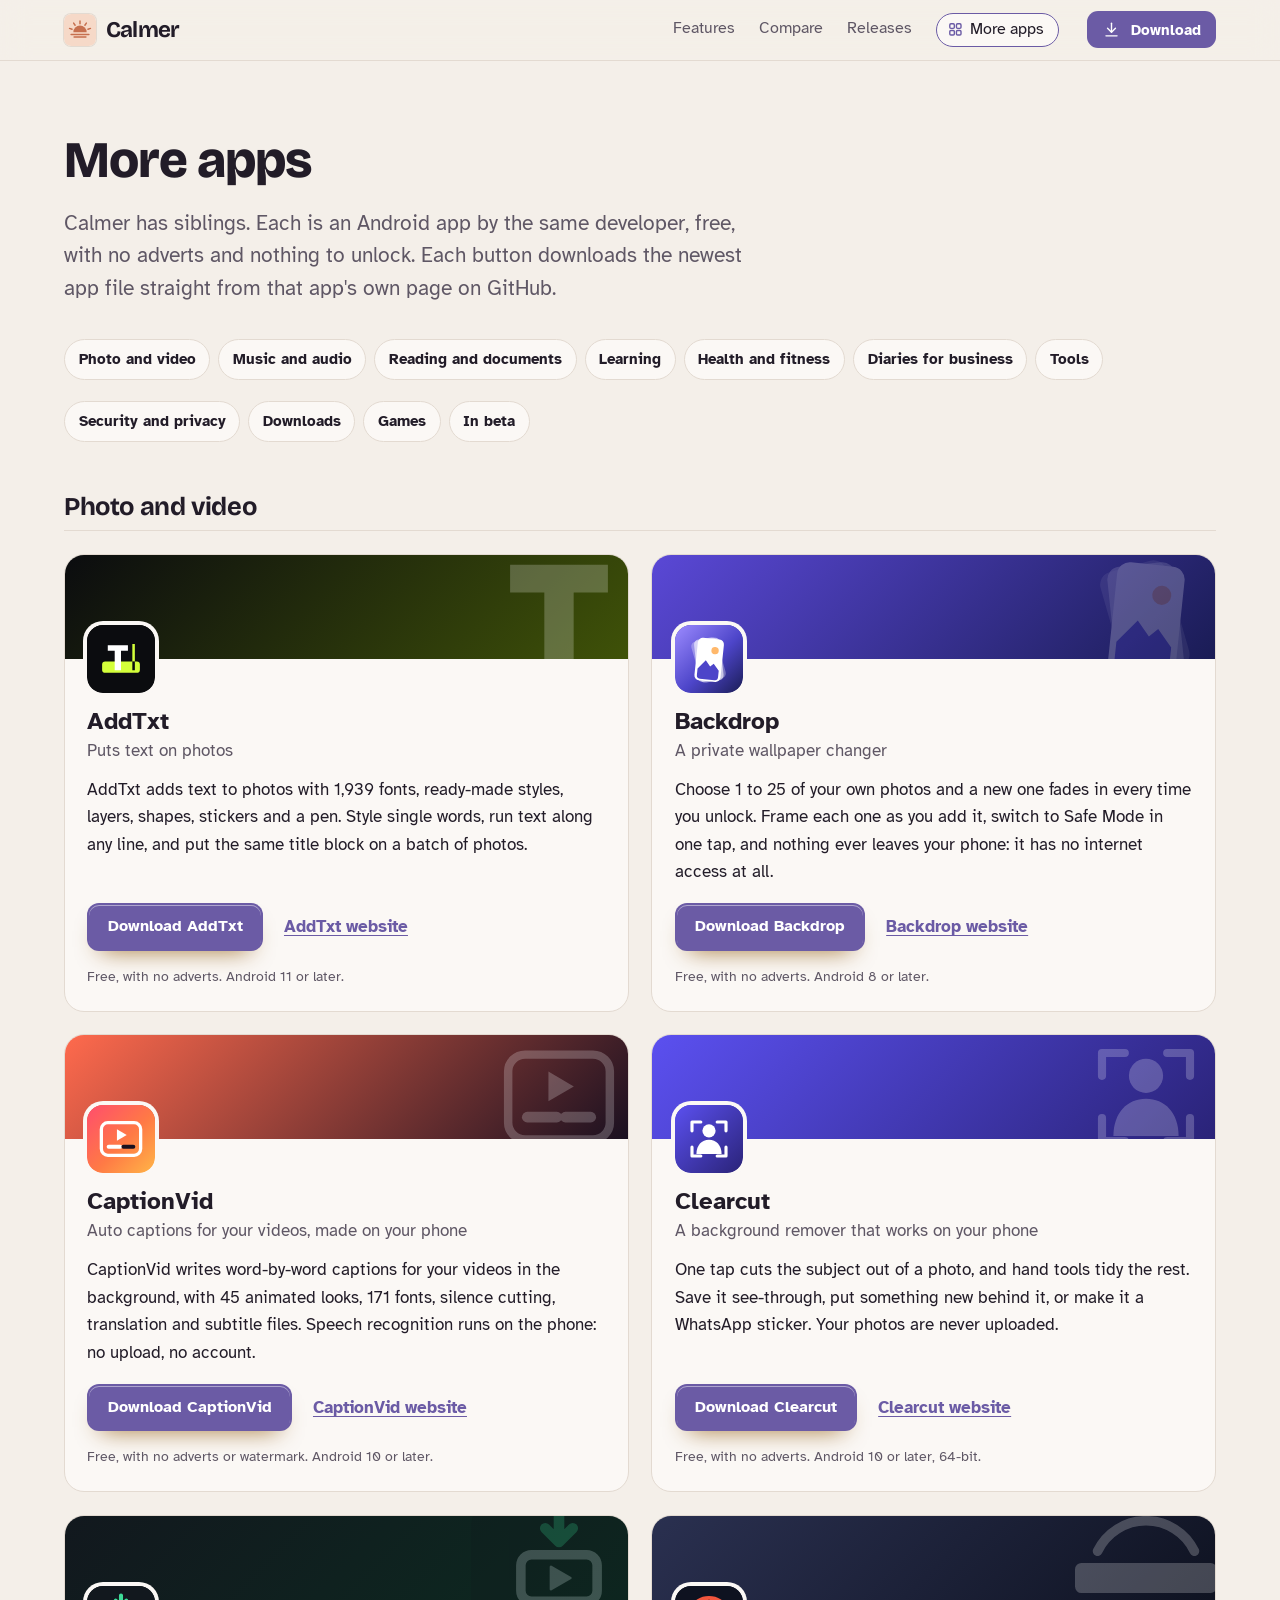
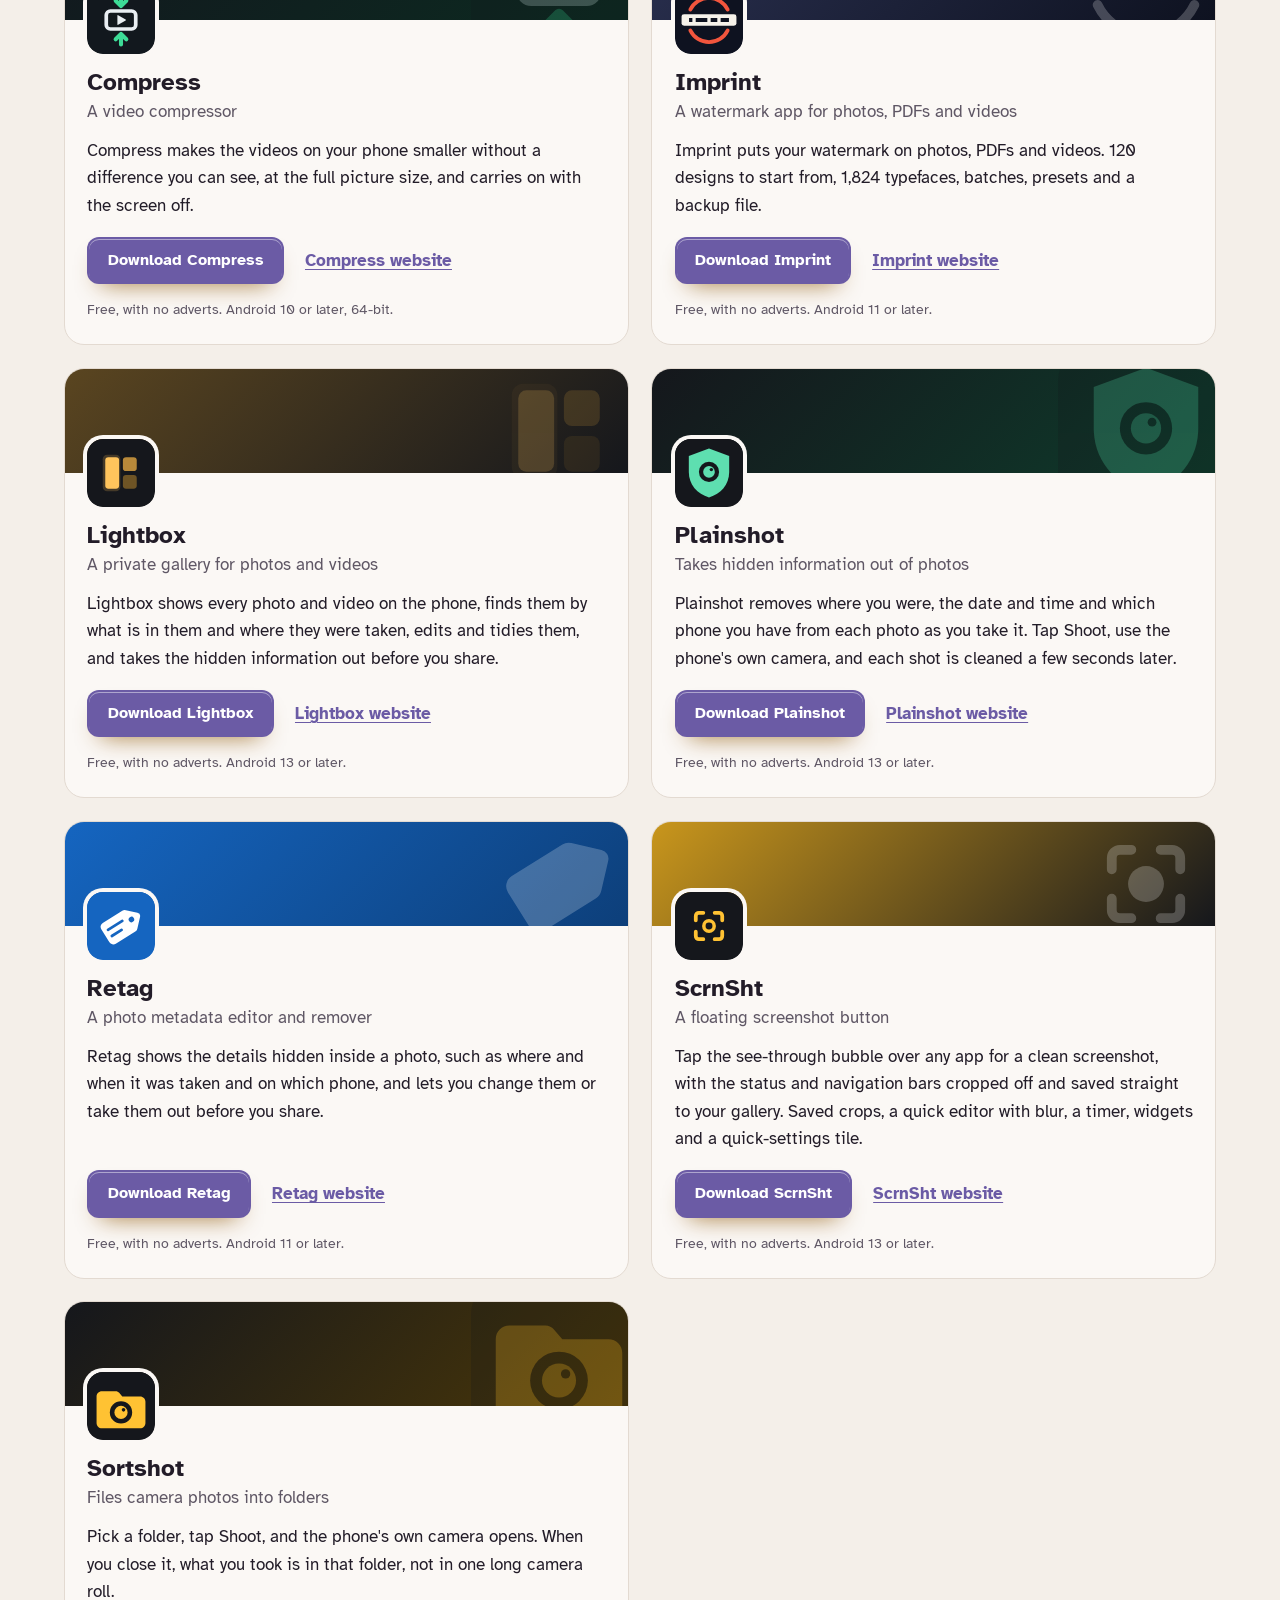
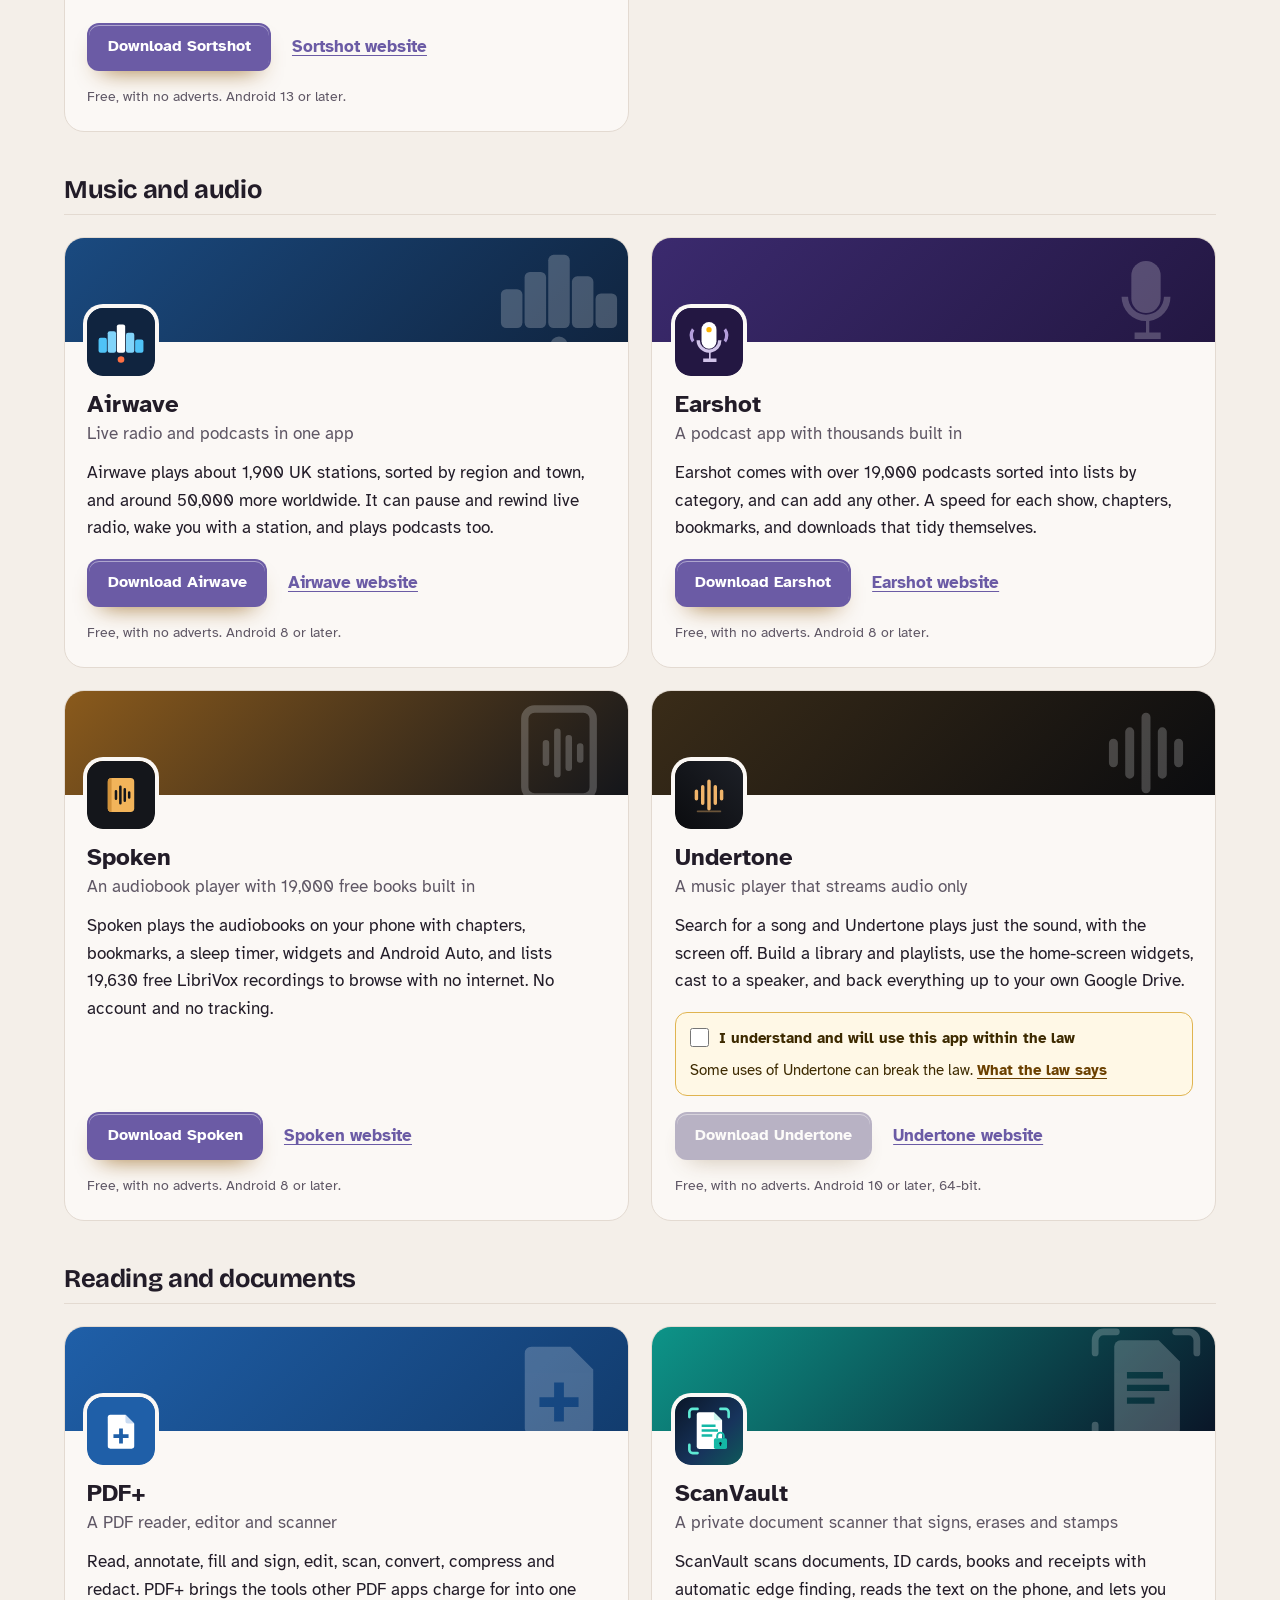
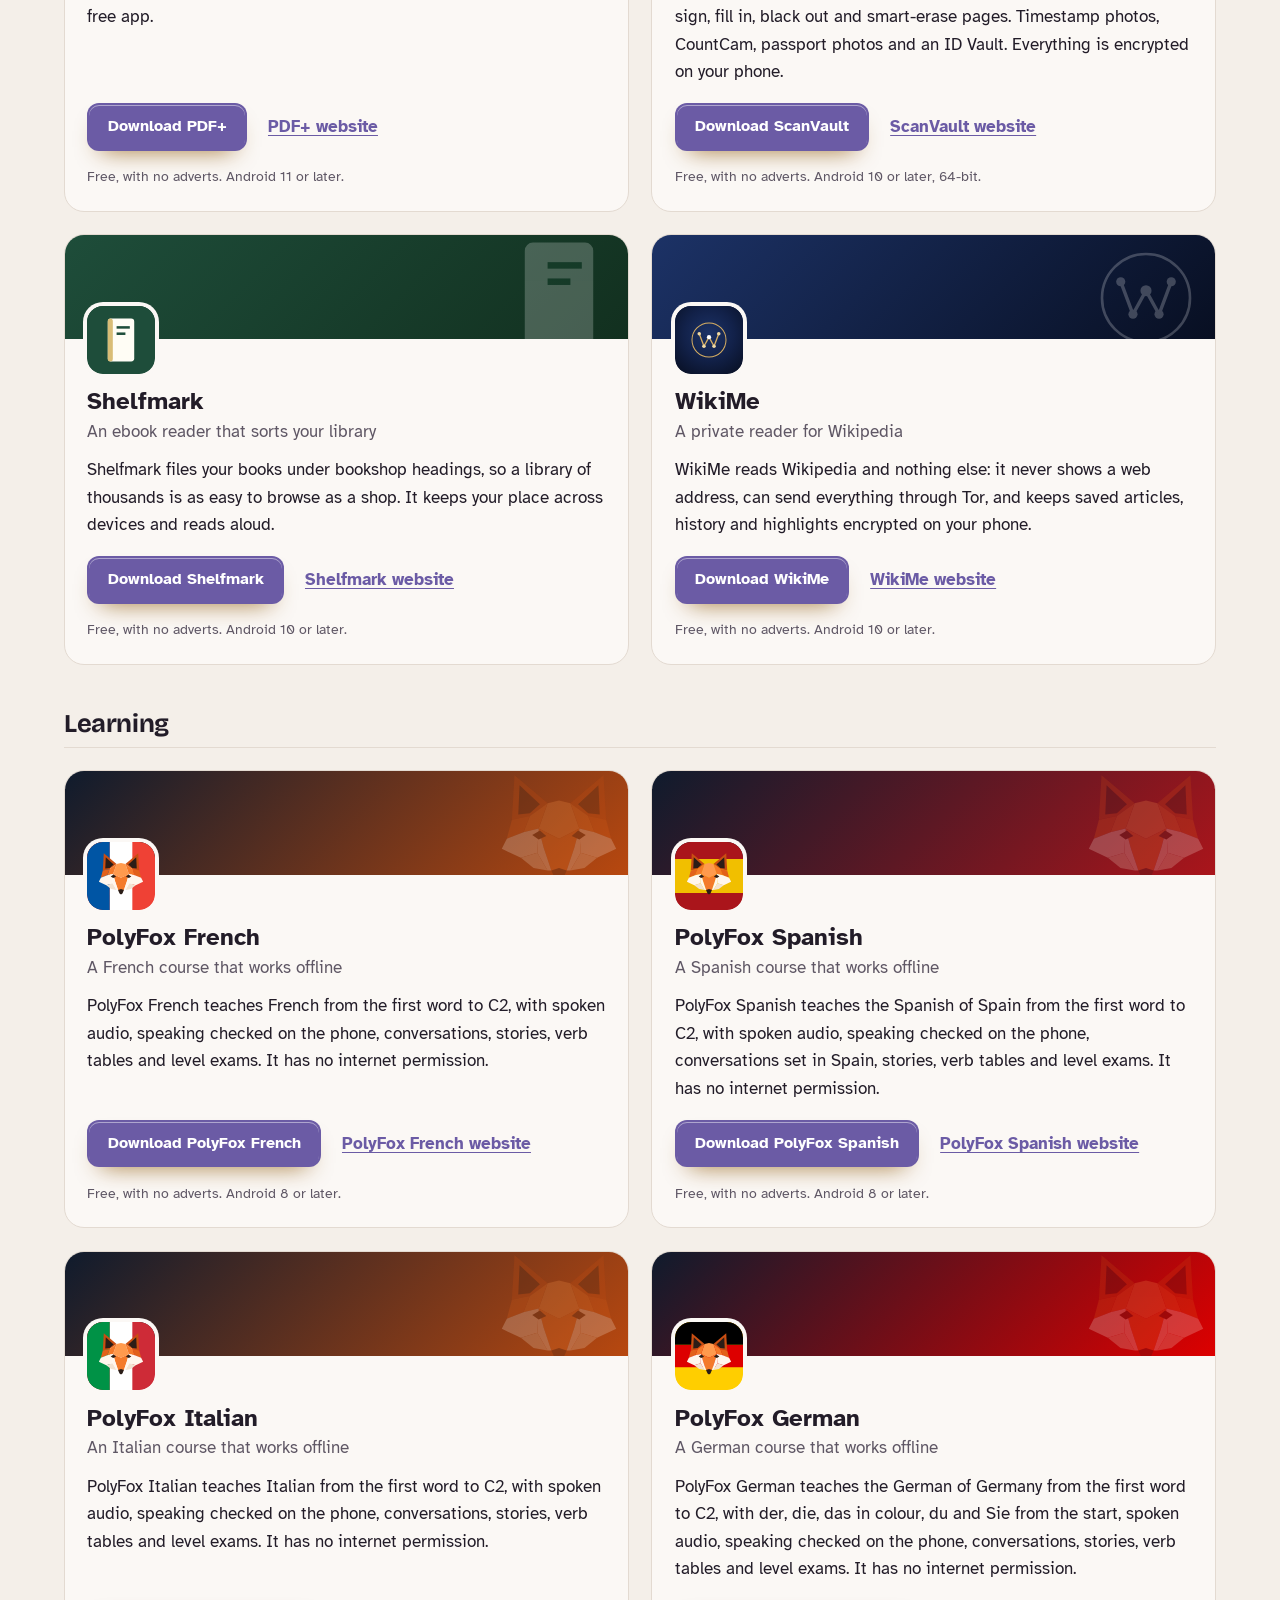
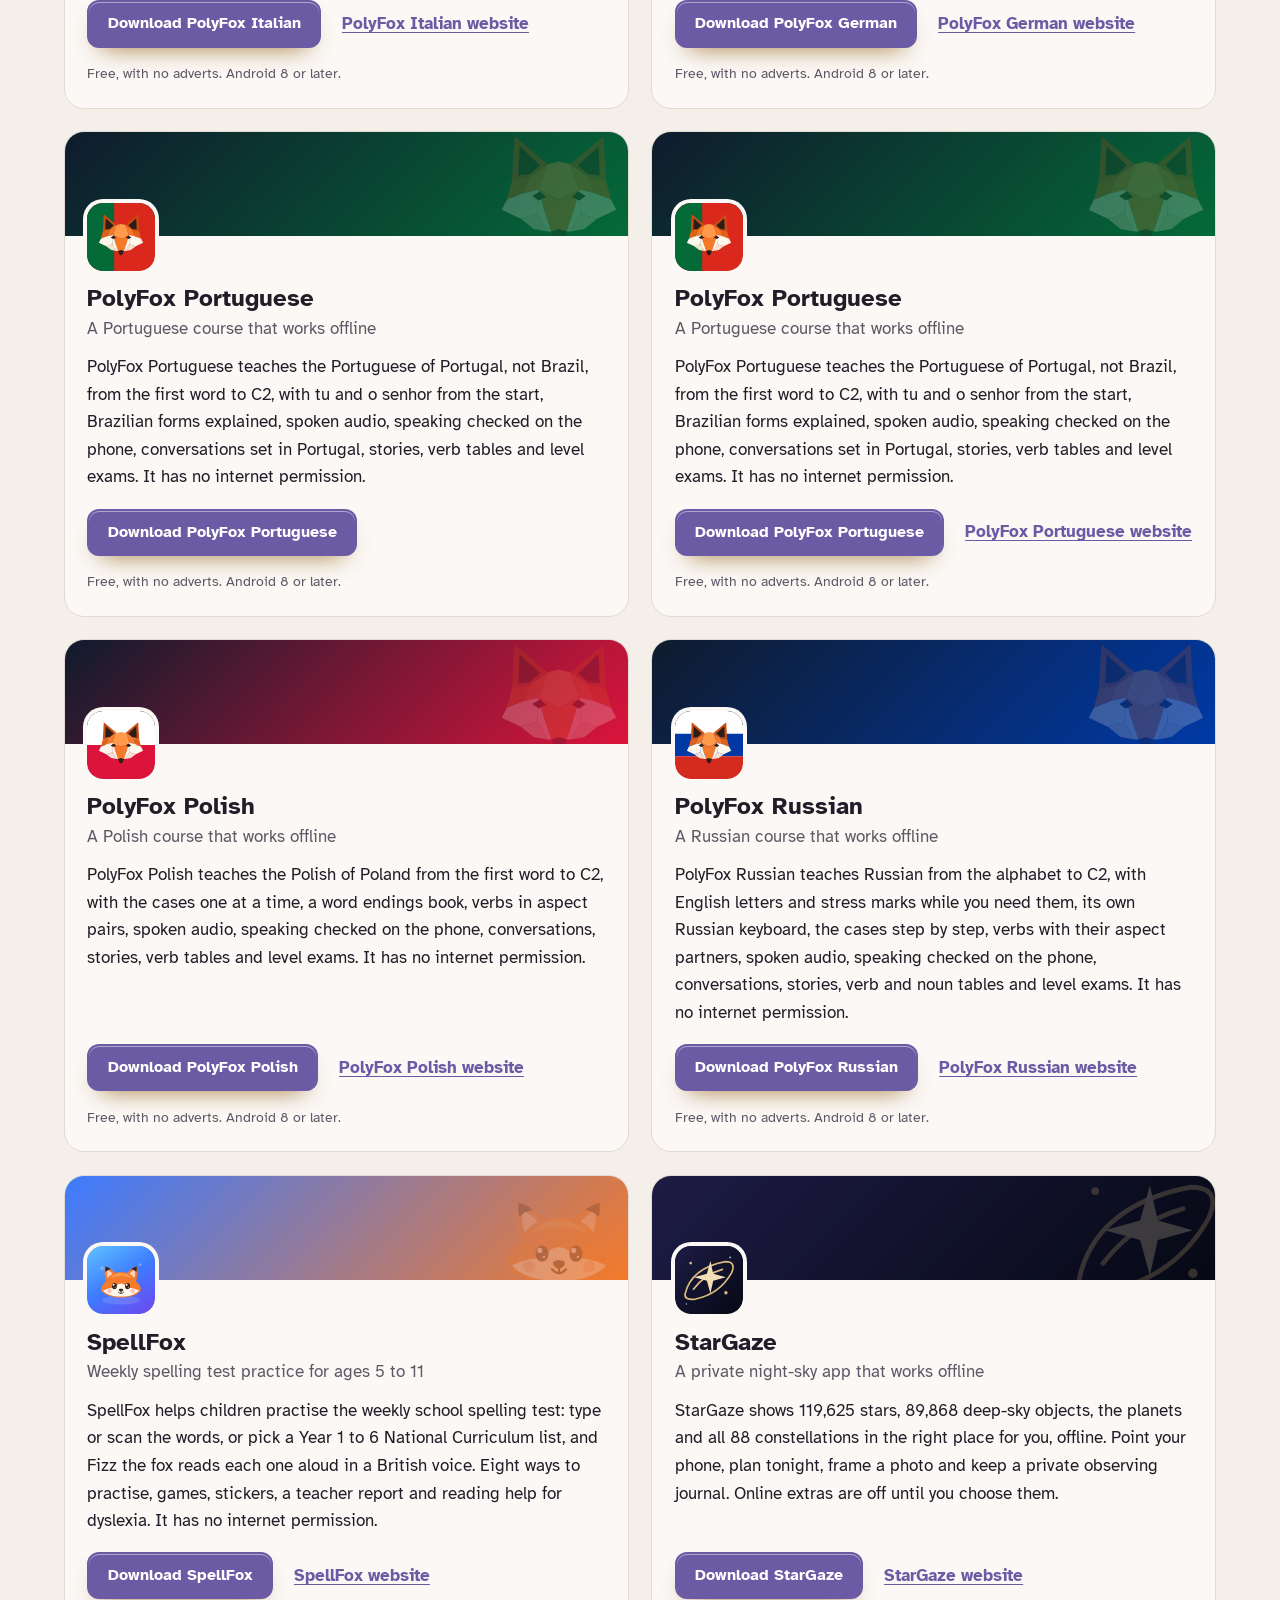
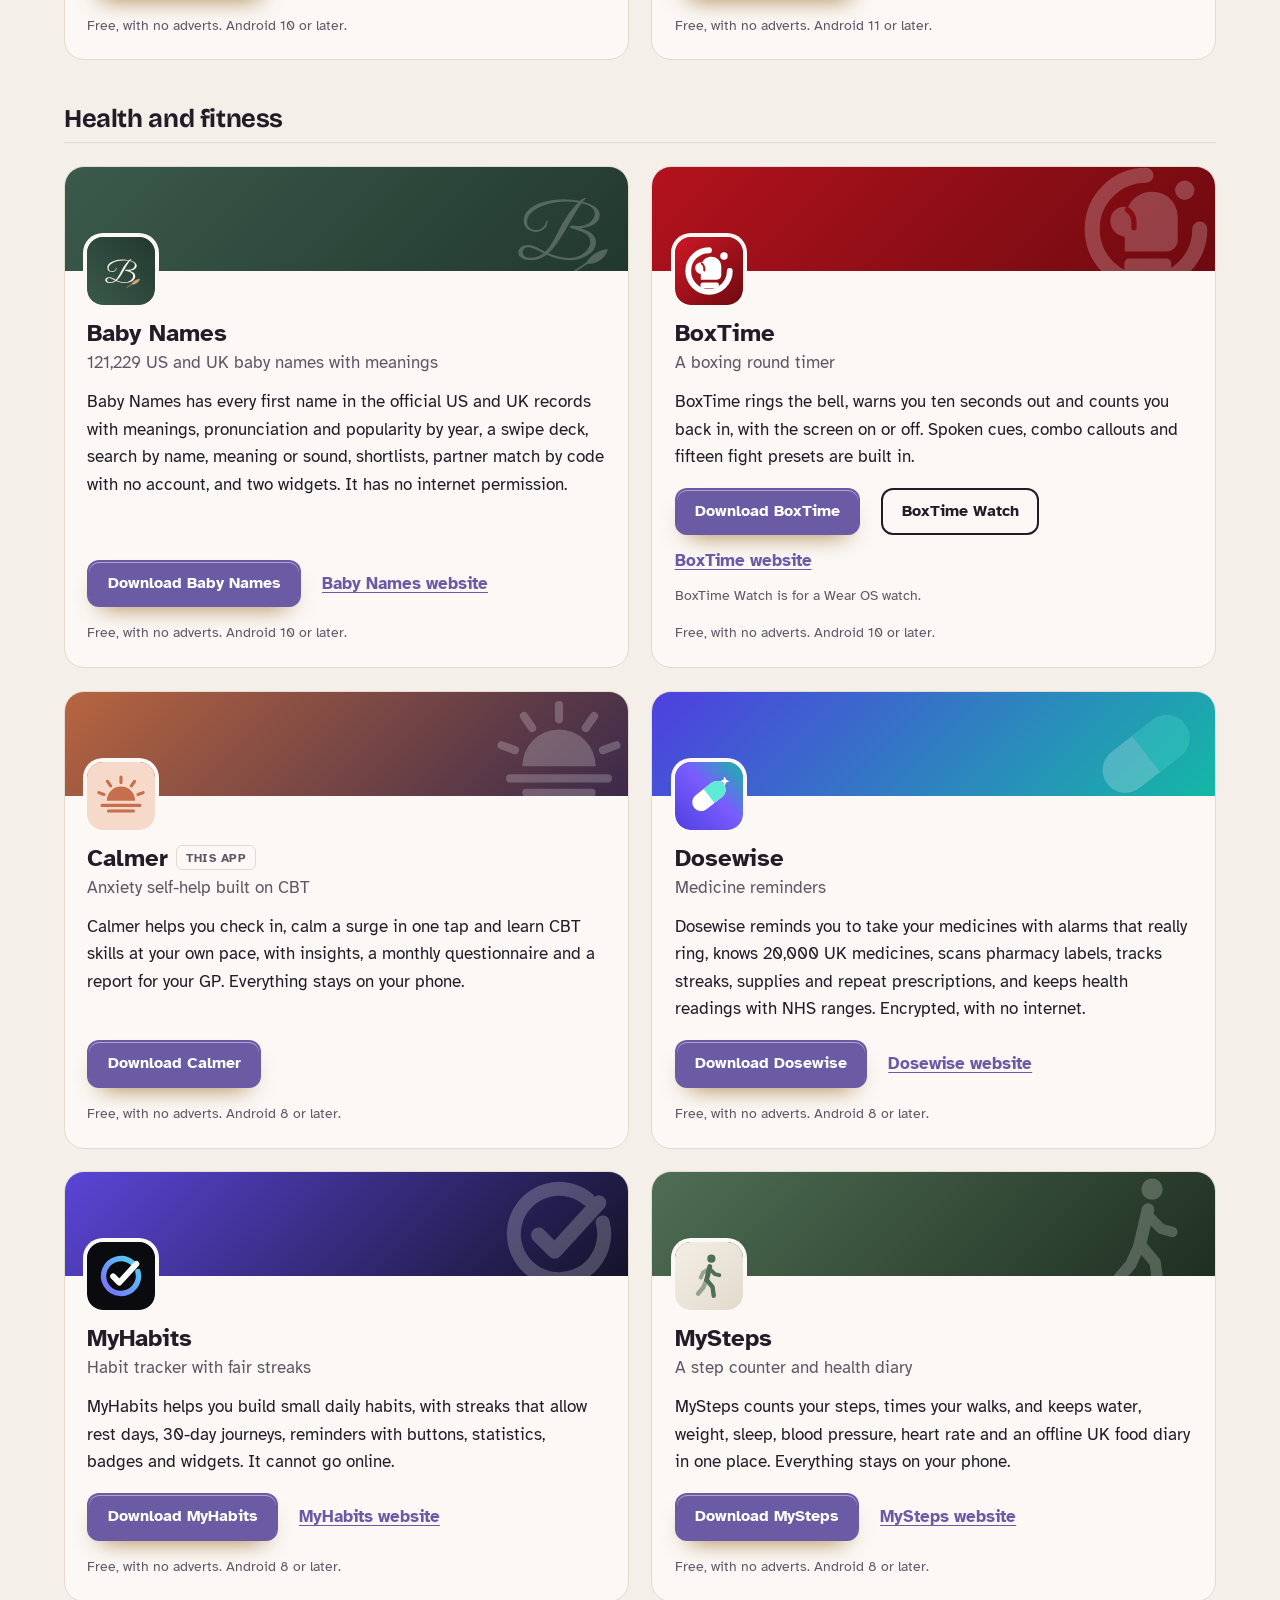
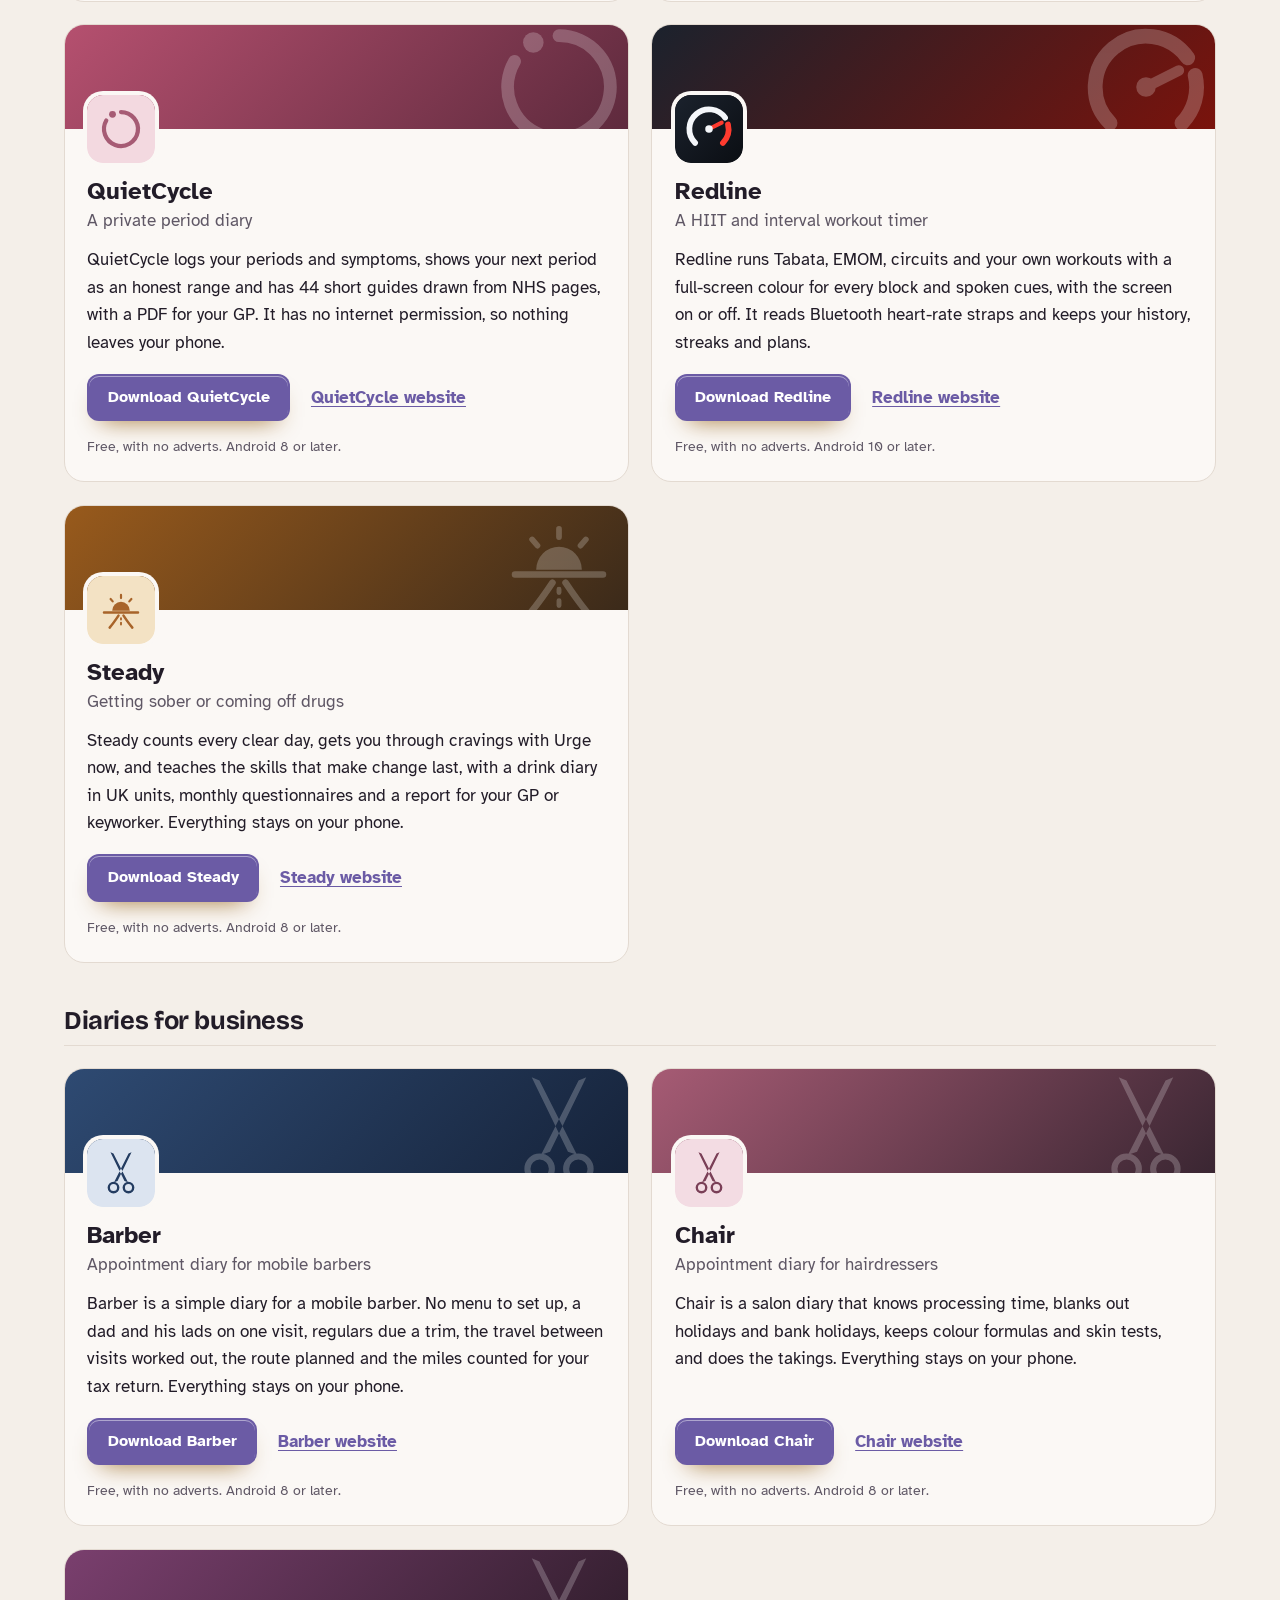
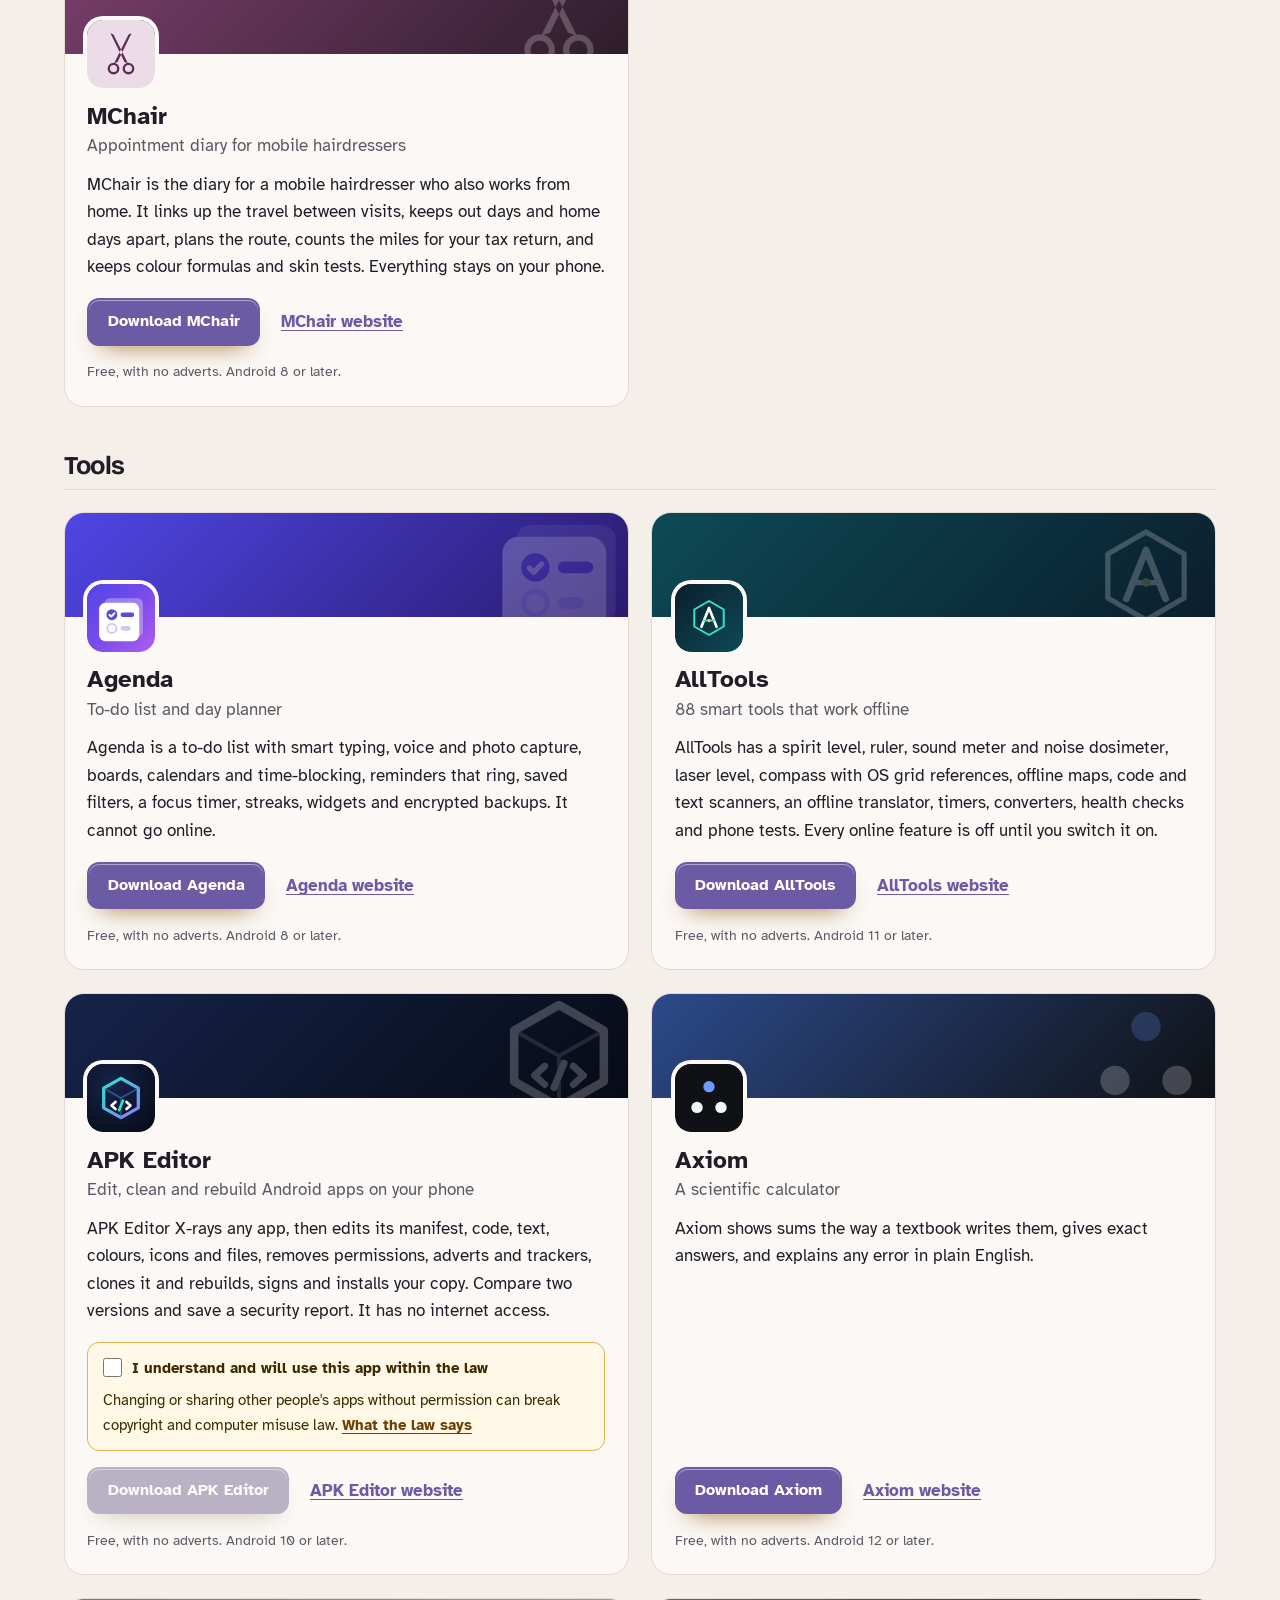
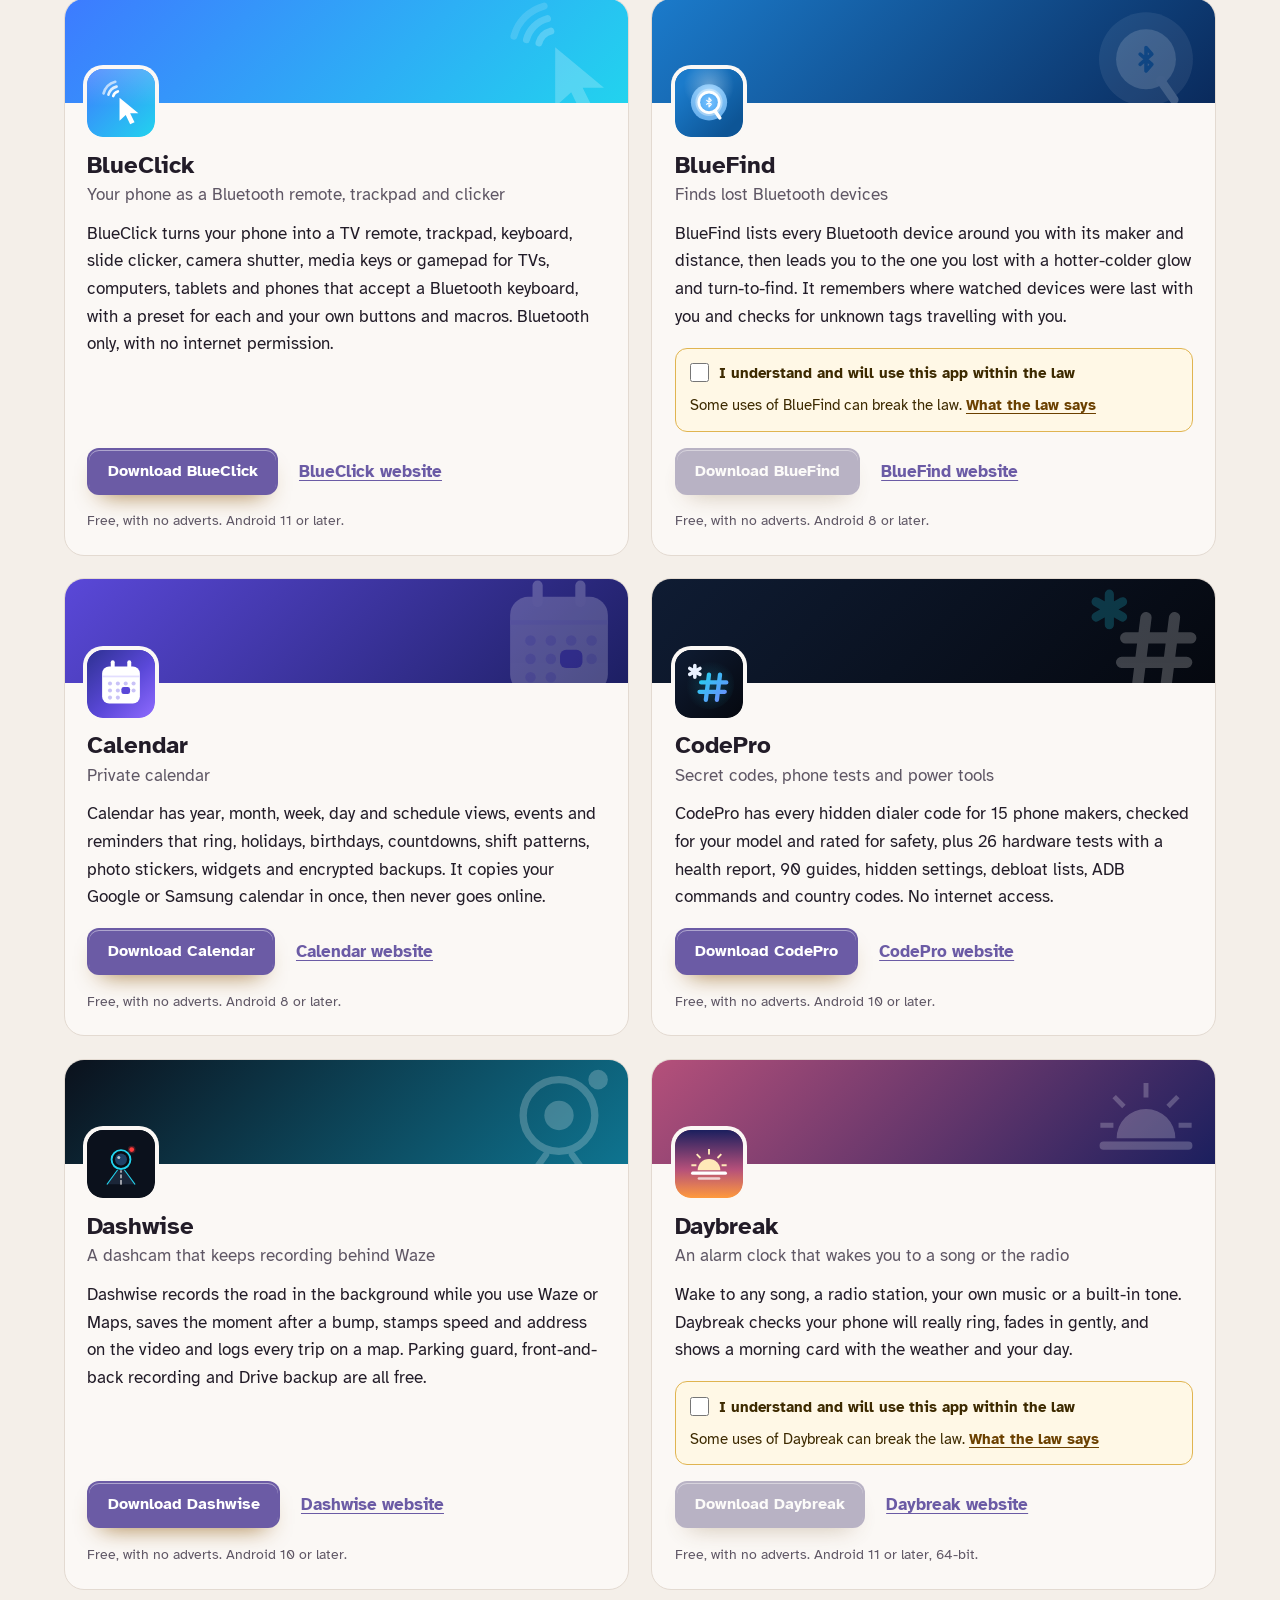
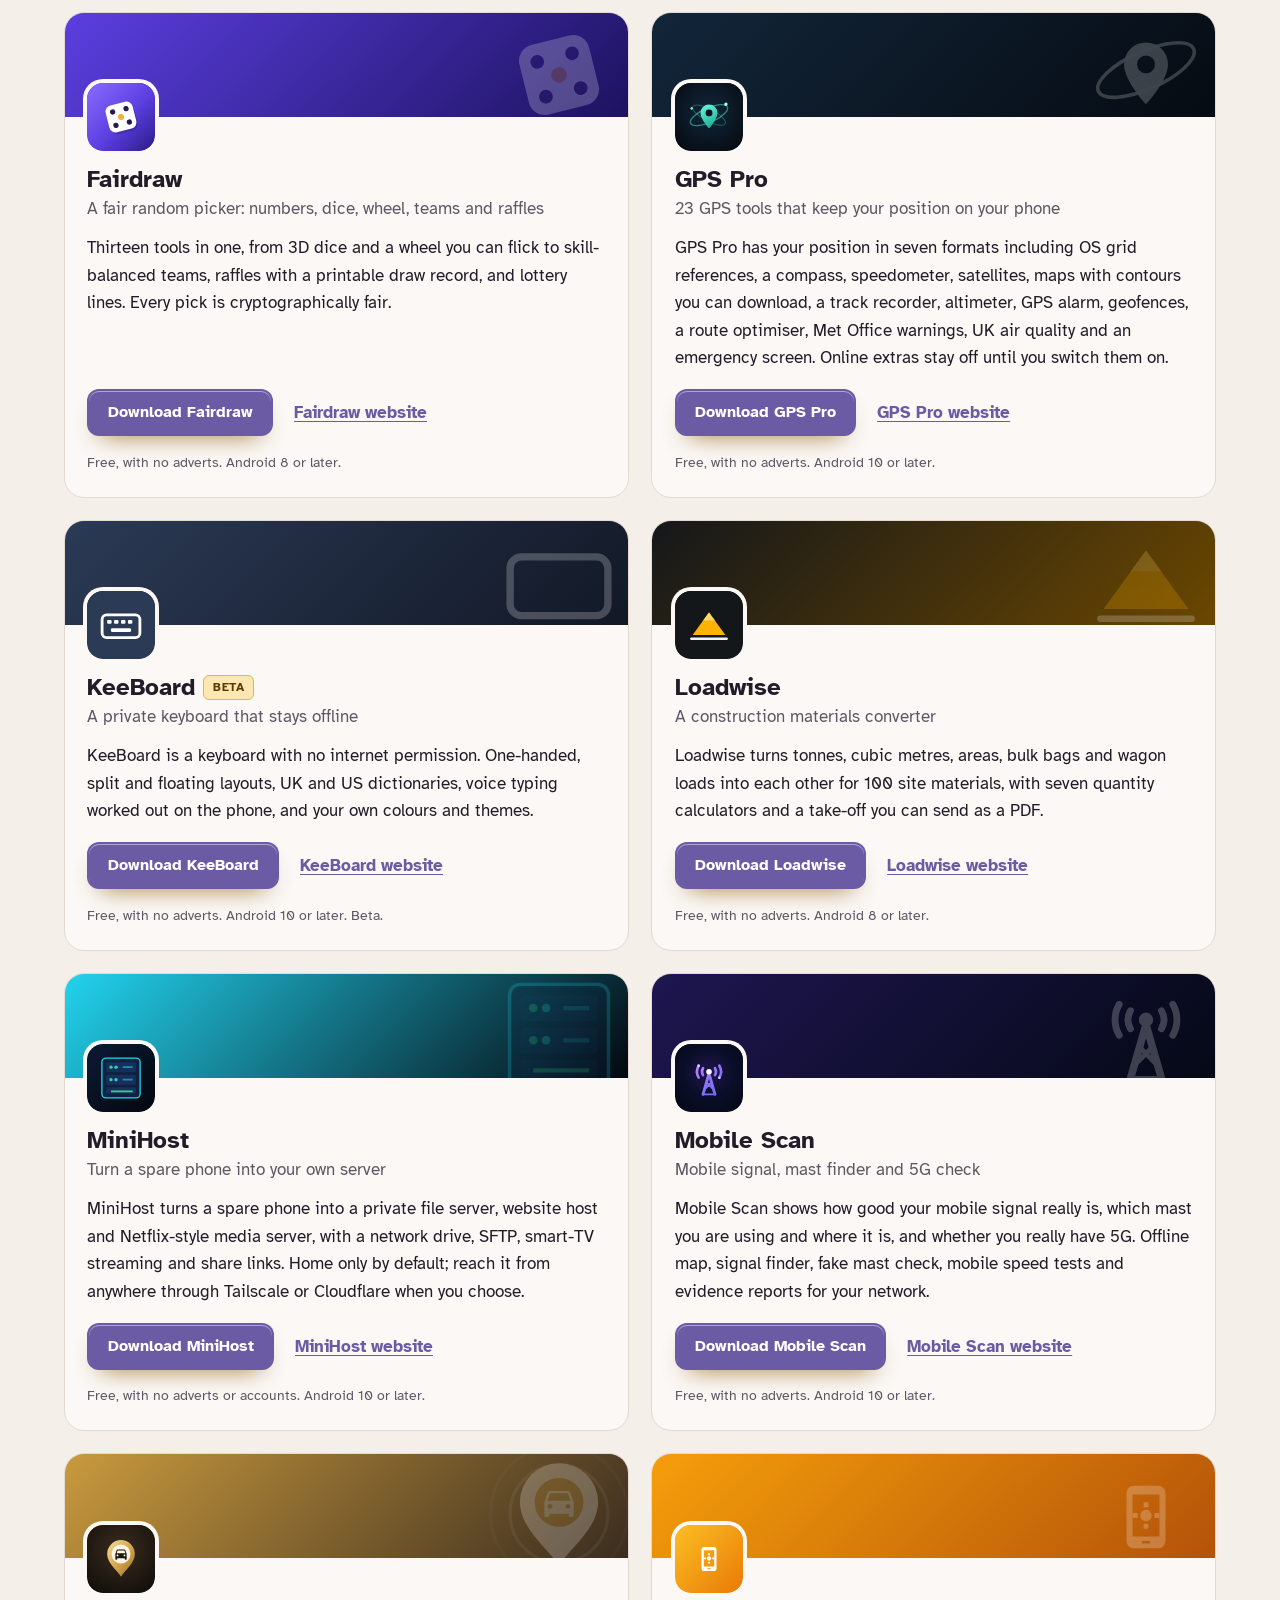
<file: more-apps.html>
<!DOCTYPE html>
<html lang="en-GB">
<head>
<meta charset="utf-8">
<meta name="viewport" content="width=device-width, initial-scale=1">
<title>More free Android apps from the maker of Calmer</title>
<meta name="description" content="All 99 free Android apps from the maker of Calmer, in one list by category, each with its download and a link to its website.">
<meta name="author" content="Jonathan Jackson">
<link rel="canonical" href="https://customgpter.github.io/calmer/more-apps.html">
<meta name="theme-color" content="#f4efe9" media="(prefers-color-scheme: light)">
<meta name="theme-color" content="#14121a" media="(prefers-color-scheme: dark)">
<meta property="og:type" content="website">
<meta property="og:site_name" content="Calmer">
<meta property="og:title" content="More free Android apps from the maker of Calmer">
<meta property="og:description" content="All 99 free Android apps from the maker of Calmer, in one list by category, each with its download and a link to its website.">
<meta property="og:url" content="https://customgpter.github.io/calmer/more-apps.html">
<meta property="og:image" content="https://customgpter.github.io/calmer/assets/og.png">
<meta property="og:image:width" content="1200">
<meta property="og:image:height" content="630">
<meta property="og:image:alt" content="Calmer&#x27;s home screen with a sky that follows your week and Calm now a tap away">
<meta property="og:locale" content="en_GB">
<meta name="twitter:card" content="summary_large_image">
<link rel="icon" href="./assets/favicon.svg" type="image/svg+xml">
<link rel="apple-touch-icon" href="./assets/apple-touch-icon.png">
<link rel="preload" href="./assets/fonts/bricolage-grotesque-latin.woff2" as="font" type="font/woff2" crossorigin>
<link rel="preload" href="./assets/fonts/atkinson-hyperlegible-latin-400-normal.woff2" as="font" type="font/woff2" crossorigin>
<link rel="stylesheet" href="./assets/site.css?v=1">
<link rel="stylesheet" href="./assets/house.css?v=1">
<script type="application/ld+json">{"@context":"https://schema.org","@type":"ItemList","name":"Apps from the maker of Calmer","url":"https://customgpter.github.io/calmer/more-apps.html","itemListElement":[{"@type":"ListItem","position":1,"name":"AddTxt","url":"https://customgpter.github.io/addtxt/"},{"@type":"ListItem","position":2,"name":"Backdrop","url":"https://customgpter.github.io/backdrop/"},{"@type":"ListItem","position":3,"name":"CaptionVid","url":"https://customgpter.github.io/captionvid/"},{"@type":"ListItem","position":4,"name":"Clearcut","url":"https://customgpter.github.io/clearcut/"},{"@type":"ListItem","position":5,"name":"Compress","url":"https://customgpter.github.io/compress/"},{"@type":"ListItem","position":6,"name":"Imprint","url":"https://customgpter.github.io/imprint/"},{"@type":"ListItem","position":7,"name":"Lightbox","url":"https://customgpter.github.io/lightbox/"},{"@type":"ListItem","position":8,"name":"Plainshot","url":"https://customgpter.github.io/plainshot/"},{"@type":"ListItem","position":9,"name":"Retag","url":"https://customgpter.github.io/retag/"},{"@type":"ListItem","position":10,"name":"ScrnSht","url":"https://customgpter.github.io/scrnsht/"},{"@type":"ListItem","position":11,"name":"Sortshot","url":"https://customgpter.github.io/sortshot/"},{"@type":"ListItem","position":12,"name":"Airwave","url":"https://customgpter.github.io/airwave/"},{"@type":"ListItem","position":13,"name":"Earshot","url":"https://customgpter.github.io/earshot/"},{"@type":"ListItem","position":14,"name":"Spoken","url":"https://customgpter.github.io/spoken/"},{"@type":"ListItem","position":15,"name":"Undertone","url":"https://customgpter.github.io/undertone/"},{"@type":"ListItem","position":16,"name":"PDF+","url":"https://customgpter.github.io/pdfplus/"},{"@type":"ListItem","position":17,"name":"ScanVault","url":"https://customgpter.github.io/scanvault/"},{"@type":"ListItem","position":18,"name":"Shelfmark","url":"https://customgpter.github.io/shelfmark/"},{"@type":"ListItem","position":19,"name":"WikiMe","url":"https://customgpter.github.io/wikime/"},{"@type":"ListItem","position":20,"name":"PolyFox French","url":"https://customgpter.github.io/polyfox/"},{"@type":"ListItem","position":21,"name":"PolyFox German","url":"https://customgpter.github.io/polyfox-german/"},{"@type":"ListItem","position":22,"name":"PolyFox Portuguese","url":"https://customgpter.github.io/polyfox-portuguese/"},{"@type":"ListItem","position":23,"name":"PolyFox Polish","url":"https://customgpter.github.io/polyfox-polish/"},{"@type":"ListItem","position":24,"name":"PolyFox Russian","url":"https://customgpter.github.io/polyfox-russian/"},{"@type":"ListItem","position":25,"name":"SpellFox","url":"https://customgpter.github.io/spellfox/"},{"@type":"ListItem","position":26,"name":"StarGaze","url":"https://customgpter.github.io/stargaze/"},{"@type":"ListItem","position":27,"name":"Baby Names","url":"https://customgpter.github.io/babynames/"},{"@type":"ListItem","position":28,"name":"BoxTime","url":"https://customgpter.github.io/boxtime/"},{"@type":"ListItem","position":29,"name":"Calmer","url":"https://customgpter.github.io/calmer/"},{"@type":"ListItem","position":30,"name":"Dosewise","url":"https://customgpter.github.io/dosewise/"},{"@type":"ListItem","position":31,"name":"MyHabits","url":"https://customgpter.github.io/myhabits/"},{"@type":"ListItem","position":32,"name":"MySteps","url":"https://customgpter.github.io/mysteps/"},{"@type":"ListItem","position":33,"name":"QuietCycle","url":"https://customgpter.github.io/quietcycle/"},{"@type":"ListItem","position":34,"name":"Redline","url":"https://customgpter.github.io/redline/"},{"@type":"ListItem","position":35,"name":"Steady","url":"https://customgpter.github.io/steady/"},{"@type":"ListItem","position":36,"name":"Barber","url":"https://customgpter.github.io/barber/"},{"@type":"ListItem","position":37,"name":"Chair","url":"https://customgpter.github.io/chair/"},{"@type":"ListItem","position":38,"name":"MChair","url":"https://customgpter.github.io/mchair/"},{"@type":"ListItem","position":39,"name":"Agenda","url":"https://customgpter.github.io/agenda/"},{"@type":"ListItem","position":40,"name":"AllTools","url":"https://customgpter.github.io/alltools/"},{"@type":"ListItem","position":41,"name":"APK Editor","url":"https://customgpter.github.io/apkeditor/"},{"@type":"ListItem","position":42,"name":"Axiom","url":"https://customgpter.github.io/axiom/"},{"@type":"ListItem","position":43,"name":"BlueClick","url":"https://customgpter.github.io/blueclick/"},{"@type":"ListItem","position":44,"name":"BlueFind","url":"https://customgpter.github.io/bluefind/"},{"@type":"ListItem","position":45,"name":"Calendar","url":"https://customgpter.github.io/calendar/"},{"@type":"ListItem","position":46,"name":"CodePro","url":"https://customgpter.github.io/codepro/"},{"@type":"ListItem","position":47,"name":"Dashwise","url":"https://customgpter.github.io/dashwise/"},{"@type":"ListItem","position":48,"name":"Daybreak","url":"https://customgpter.github.io/daybreak/"},{"@type":"ListItem","position":49,"name":"Fairdraw","url":"https://customgpter.github.io/fairdraw/"},{"@type":"ListItem","position":50,"name":"GPS Pro","url":"https://customgpter.github.io/gpspro/"},{"@type":"ListItem","position":51,"name":"KeeBoard","url":"https://customgpter.github.io/keeboard/"},{"@type":"ListItem","position":52,"name":"Loadwise","url":"https://customgpter.github.io/loadwise/"},{"@type":"ListItem","position":53,"name":"MiniHost","url":"https://customgpter.github.io/minihost/"},{"@type":"ListItem","position":54,"name":"Mobile Scan","url":"https://customgpter.github.io/mobilescan/"},{"@type":"ListItem","position":55,"name":"Parkwise","url":"https://customgpter.github.io/parkwise/"},{"@type":"ListItem","position":56,"name":"Pocketmind","url":"https://customgpter.github.io/pocketmind/"},{"@type":"ListItem","position":57,"name":"Refine","url":"https://customgpter.github.io/refine/"},{"@type":"ListItem","position":58,"name":"Shiftwise","url":"https://customgpter.github.io/shiftwise/"},{"@type":"ListItem","position":59,"name":"SimpleCalc","url":"https://customgpter.github.io/simplecalc/"},{"@type":"ListItem","position":60,"name":"Skyline","url":"https://customgpter.github.io/skyline/"},{"@type":"ListItem","position":61,"name":"Slipway","url":"https://customgpter.github.io/slipway/"},{"@type":"ListItem","position":62,"name":"Tagger","url":"https://customgpter.github.io/tagger/"},{"@type":"ListItem","position":63,"name":"TotalClean","url":"https://customgpter.github.io/totalclean/"},{"@type":"ListItem","position":64,"name":"TVLink","url":"https://customgpter.github.io/tvlink/"},{"@type":"ListItem","position":65,"name":"Unbox","url":"https://customgpter.github.io/unbox/"},{"@type":"ListItem","position":66,"name":"WhatsKeep","url":"https://customgpter.github.io/whatskeep/"},{"@type":"ListItem","position":67,"name":"WiFi Scan","url":"https://customgpter.github.io/wifiscan/"},{"@type":"ListItem","position":68,"name":"Auditly","url":"https://customgpter.github.io/auditly/"},{"@type":"ListItem","position":69,"name":"Backchannel","url":"https://customgpter.github.io/backchannel/"},{"@type":"ListItem","position":70,"name":"ENotes","url":"https://customgpter.github.io/enotes/"},{"@type":"ListItem","position":71,"name":"FindMe","url":"https://customgpter.github.io/findme/"},{"@type":"ListItem","position":72,"name":"iLock","url":"https://customgpter.github.io/ilock/"},{"@type":"ListItem","position":73,"name":"ImSafe","url":"https://customgpter.github.io/imsafe/"},{"@type":"ListItem","position":74,"name":"IShred","url":"https://customgpter.github.io/ishred/"},{"@type":"ListItem","position":75,"name":"LockBox","url":"https://customgpter.github.io/lockbox/"},{"@type":"ListItem","position":76,"name":"PassVault","url":"https://customgpter.github.io/passvault/"},{"@type":"ListItem","position":77,"name":"SpyFind","url":"https://customgpter.github.io/spyfind/"},{"@type":"ListItem","position":78,"name":"TextWipe","url":"https://customgpter.github.io/textwipe/"},{"@type":"ListItem","position":79,"name":"Tracewire","url":"https://customgpter.github.io/tracewire/"},{"@type":"ListItem","position":80,"name":"Vigil","url":"https://customgpter.github.io/vigil/"},{"@type":"ListItem","position":81,"name":"Grab","url":"https://customgpter.github.io/grab/"},{"@type":"ListItem","position":82,"name":"Swarm","url":"https://customgpter.github.io/swarm/"},{"@type":"ListItem","position":83,"name":"Plane Games","url":"https://customgpter.github.io/plane-games/"},{"@type":"ListItem","position":84,"name":"Ninefold","url":"https://customgpter.github.io/ninefold/"},{"@type":"ListItem","position":85,"name":"Cubewise","url":"https://customgpter.github.io/cubewise/"},{"@type":"ListItem","position":86,"name":"Tilewise","url":"https://customgpter.github.io/tilewise/"},{"@type":"ListItem","position":87,"name":"Letterwise","url":"https://customgpter.github.io/letterwise/"},{"@type":"ListItem","position":88,"name":"Kingside","url":"https://customgpter.github.io/kingside/"},{"@type":"ListItem","position":89,"name":"Deckhand","url":"https://customgpter.github.io/deckhand/"},{"@type":"ListItem","position":90,"name":"SNESForge","url":"https://customgpter.github.io/snesforge/"},{"@type":"ListItem","position":91,"name":"Fame Boy","url":"https://customgpter.github.io/fameboy/"},{"@type":"ListItem","position":92,"name":"PSPPro","url":"https://customgpter.github.io/psppro/"},{"@type":"ListItem","position":93,"name":"MegaGen","url":"https://customgpter.github.io/megagen/"},{"@type":"ListItem","position":94,"name":"QVR","url":"https://customgpter.github.io/qvr/"},{"@type":"ListItem","position":95,"name":"QVR Watch","url":"https://customgpter.github.io/qvr-watch/"},{"@type":"ListItem","position":96,"name":"QVRLite","url":"https://customgpter.github.io/qvrlite/"},{"@type":"ListItem","position":97,"name":"Onionz","url":"https://customgpter.github.io/onionz/"},{"@type":"ListItem","position":98,"name":"OnionzWeb","url":"https://customgpter.github.io/onionzweb/"}]}</script>
<link rel="stylesheet" href="./assets/apps-list.css?v=1">
<script src="./assets/apps-list.js?v=1" defer></script>
</head>
<body>
<a class="skip" href="#main">Skip to content</a>
<header class="masthead">
<div class="wrap">
<a class="brand" href="./" aria-label="Calmer home"><svg viewBox="0 0 108 108" aria-hidden="true"><rect width="108" height="108" rx="24" fill="#F6D9C8"/><g transform="translate(54 54) scale(1.25) translate(-54 -56)"><path fill="#C66F4E" d="M36 62a18 18 0 0 1 36 0z"/><path fill="none" stroke="#C66F4E" stroke-width="4" stroke-linecap="round" d="M32.4 54.1 25.8 51.7M40.8 43.2 36.8 37.4M54 39V32M67.2 43.2 71.2 37.4M75.6 54.1 82.2 51.7M30 68H78M38 75H70"/></g></svg><span>Calmer</span></a>
<nav aria-label="Main"><ul><li><a href="./#features">Features</a></li><li><a href="./compare.html">Compare</a></li><li><a href="./releases.html">Releases</a></li><li><a class="more-apps" href="./more-apps.html" aria-current="page"><svg class="ico" viewBox="0 0 24 24" aria-hidden="true"><rect x="4" y="4" width="6.5" height="6.5" rx="1.6"/><rect x="13.5" y="4" width="6.5" height="6.5" rx="1.6"/><rect x="4" y="13.5" width="6.5" height="6.5" rx="1.6"/><rect x="13.5" y="13.5" width="6.5" height="6.5" rx="1.6"/></svg>More apps</a></li></ul></nav>
<a class="button small" href="https://github.com/CustomGPTer/calmer/releases/latest/download/Calmer.apk"><svg class="ico" viewBox="0 0 24 24" aria-hidden="true"><path d="M12 4v11"/><path d="M7 10.5l5 5 5-5"/><path d="M5 20h14"/></svg>Download</a>
</div>
</header>
<main id="main" class="doc">
<div class="wrap">
<div class="measure">
<h1>More apps</h1>
<p class="lede">Calmer has siblings. Each is an Android app by the same developer, free, with no adverts and nothing to unlock. Each button downloads the newest app file straight from that app's own page on GitHub.</p>
</div>
<!-- apps:start -->
<nav class="mapps-jump" aria-label="App groups"><ul><li><a href="#apps-photo">Photo and video</a></li><li><a href="#apps-audio">Music and audio</a></li><li><a href="#apps-reading">Reading and documents</a></li><li><a href="#apps-learning">Learning</a></li><li><a href="#apps-health">Health and fitness</a></li><li><a href="#apps-diaries">Diaries for business</a></li><li><a href="#apps-tools">Tools</a></li><li><a href="#apps-security">Security and privacy</a></li><li><a href="#apps-downloads">Downloads</a></li><li><a href="#apps-games">Games</a></li><li><a href="#apps-testing">In beta</a></li></ul></nav>
<div class="mapps-group" role="group" aria-labelledby="apps-photo"><h2 class="mapps-cat" id="apps-photo">Photo and video</h2>
<ul class="mapps"><li class="mapp" style="--b:#0b0c0f;--b2:#3f5208"><div class="mapp-cover" aria-hidden="true"><svg viewBox="0 0 108 108"><path fill="#fff" d="M24 22h60v17H63v49H45V39H24z"/></svg></div><div class="mapp-body"><svg class="mapp-icon" viewBox="0 0 108 108" aria-hidden="true"><rect width="108" height="108" rx="24" fill="#0b0c0f"/><path fill="#d4ff3a" d="M29 58h50a5 5 0 0 1 5 5v8a5 5 0 0 1-5 5H29a5 5 0 0 1-5-5v-8a5 5 0 0 1 5-5z"/><path fill="#fff" d="M33 32h32v9H54v31H44V41H33z"/><path fill="#d4ff3a" d="M72 30h4v28h-4z"/><path fill="#0b0c0f" d="M72 58h4v14h-4z"/></svg><h3>AddTxt</h3><p class="mapp-kind">Puts text on photos</p><p class="mapp-say">AddTxt adds text to photos with 1,939 fonts, ready-made styles, layers, shapes, stickers and a pen. Style single words, run text along any line, and put the same title block on a batch of photos.</p><p class="mapp-go"><a class="button" href="https://github.com/CustomGPTer/addtxt/releases/latest/download/AddTxt.apk">Download AddTxt</a><a class="mapp-site" href="https://customgpter.github.io/addtxt/">AddTxt website</a></p><p class="mapp-needs">Free, with no adverts. Android 11 or later.</p></div></li>
<li class="mapp" style="--b:#5a48d6;--b2:#1a1c55"><div class="mapp-cover" aria-hidden="true"><svg viewBox="0 0 108 108"><g transform="translate(54 58) scale(1.3) translate(-54 -58)"><rect x="38" y="30" width="32" height="52" rx="6" fill="#fff" fill-opacity=".3" transform="rotate(-16 54 58)"/><rect x="38" y="30" width="32" height="52" rx="6" fill="#fff" fill-opacity=".6" transform="rotate(-6 54 58)"/><g transform="rotate(6 54 58)"><rect x="38" y="30" width="32" height="52" rx="6" fill="#fff"/><path d="M41 68l9-11 6 7 4-4 7 8v8a4 4 0 0 1-4 4H45a4 4 0 0 1-4-4z" fill="#4d45c9"/><circle cx="60" cy="44" r="4.5" fill="#FFB86B"/></g></g></svg></div><div class="mapp-body"><svg class="mapp-icon" viewBox="0 0 108 108" aria-hidden="true"><defs><linearGradient id="i-backdrop-mapp-cc" x1="0" y1="0" x2="1" y2="1"><stop offset="0" stop-color="#9c8bff"/><stop offset=".55" stop-color="#4d45c9"/><stop offset="1" stop-color="#1a1c55"/></linearGradient></defs><rect width="108" height="108" rx="24" fill="url(#i-backdrop-mapp-cc)"/><g transform="translate(54 58) scale(1.3) translate(-54 -58)"><rect x="38" y="30" width="32" height="52" rx="6" fill="#fff" fill-opacity=".3" transform="rotate(-16 54 58)"/><rect x="38" y="30" width="32" height="52" rx="6" fill="#fff" fill-opacity=".6" transform="rotate(-6 54 58)"/><g transform="rotate(6 54 58)"><rect x="38" y="30" width="32" height="52" rx="6" fill="#fff"/><path d="M41 68l9-11 6 7 4-4 7 8v8a4 4 0 0 1-4 4H45a4 4 0 0 1-4-4z" fill="#4d45c9"/><circle cx="60" cy="44" r="4.5" fill="#FFB86B"/></g></g></svg><h3>Backdrop</h3><p class="mapp-kind">A private wallpaper changer</p><p class="mapp-say">Choose 1 to 25 of your own photos and a new one fades in every time you unlock. Frame each one as you add it, switch to Safe Mode in one tap, and nothing ever leaves your phone: it has no internet access at all.</p><p class="mapp-go"><a class="button" href="https://github.com/CustomGPTer/backdrop/releases/latest/download/Backdrop.apk">Download Backdrop</a><a class="mapp-site" href="https://customgpter.github.io/backdrop/">Backdrop website</a></p><p class="mapp-needs">Free, with no adverts. Android 8 or later.</p></div></li>
<li class="mapp" style="--b:#ff6a4d;--b2:#1a1020"><div class="mapp-cover" aria-hidden="true"><svg viewBox="0 0 108 108"><g transform="translate(54 54) scale(1.3) translate(-54 -54)"><path d="M38,34 h32 a8,8 0 0 1 8,8 v24 a8,8 0 0 1 -8,8 h-32 a8,8 0 0 1 -8,-8 v-24 a8,8 0 0 1 8,-8 z" fill="none" stroke="#fff" stroke-width="4"/><path d="M49,42 L61,49 L49,56 Z" fill="#fff"/><path d="M39,61 h14 a2.5,2.5 0 0 1 0,5 h-14 a2.5,2.5 0 0 1 0,-5 z" fill="#fff"/><path d="M57,61 h12 a2.5,2.5 0 0 1 0,5 h-12 a2.5,2.5 0 0 1 0,-5 z" fill="#ffffff"/></g></svg></div><div class="mapp-body"><svg class="mapp-icon" viewBox="0 0 108 108" aria-hidden="true"><defs><linearGradient id="i-captionvid-cvbg" x1="0" y1="0" x2="1" y2="1"><stop offset="0" stop-color="#ff4d6d"/><stop offset=".55" stop-color="#ff7a45"/><stop offset="1" stop-color="#ffb547"/></linearGradient></defs><rect width="108" height="108" rx="24" fill="url(#i-captionvid-cvbg)"/><g transform="translate(54 54) scale(1.3) translate(-54 -54)"><path d="M38,34 h32 a8,8 0 0 1 8,8 v24 a8,8 0 0 1 -8,8 h-32 a8,8 0 0 1 -8,-8 v-24 a8,8 0 0 1 8,-8 z" fill="none" stroke="#fff" stroke-width="4"/><path d="M49,42 L61,49 L49,56 Z" fill="#fff"/><path d="M39,61 h14 a2.5,2.5 0 0 1 0,5 h-14 a2.5,2.5 0 0 1 0,-5 z" fill="#fff"/><path d="M57,61 h12 a2.5,2.5 0 0 1 0,5 h-12 a2.5,2.5 0 0 1 0,-5 z" fill="#1a1020"/></g></svg><h3>CaptionVid</h3><p class="mapp-kind">Auto captions for your videos, made on your phone</p><p class="mapp-say">CaptionVid writes word-by-word captions for your videos in the background, with 45 animated looks, 171 fonts, silence cutting, translation and subtitle files. Speech recognition runs on the phone: no upload, no account.</p><p class="mapp-go"><a class="button" href="https://github.com/CustomGPTer/captionvid/releases/latest/download/CaptionVid.apk">Download CaptionVid</a><a class="mapp-site" href="https://customgpter.github.io/captionvid/">CaptionVid website</a></p><p class="mapp-needs">Free, with no adverts or watermark. Android 10 or later.</p></div></li><li class="mapp" style="--b:#5b50f0;--b2:#2a2378"><div class="mapp-cover" aria-hidden="true"><svg viewBox="0 0 108 108"><circle cx="54" cy="41" r="10.5" fill="#fff"/><path d="M34 78c0-14.5 8.5-23 20-23s20 8.5 20 23z" fill="#fff"/><path d="M27 41V27h14M67 27h14v14M27 67v14h14M67 81h14V67" fill="none" stroke="#fff" stroke-width="5" stroke-linecap="round" stroke-linejoin="round"/></svg></div><div class="mapp-body"><svg class="mapp-icon" viewBox="0 0 108 108" aria-hidden="true"><defs><linearGradient id="i-clearcut-mapp-cc" x1="0" y1="0" x2="1" y2="1"><stop offset="0" stop-color="#5b50f0"/><stop offset="1" stop-color="#2a2378"/></linearGradient></defs><rect width="108" height="108" rx="24" fill="url(#i-clearcut-mapp-cc)"/><circle cx="54" cy="41" r="10.5" fill="#fff"/><path d="M34 78c0-14.5 8.5-23 20-23s20 8.5 20 23z" fill="#fff"/><path d="M27 41V27h14M67 27h14v14M27 67v14h14M67 81h14V67" fill="none" stroke="#fff" stroke-width="5" stroke-linecap="round" stroke-linejoin="round"/></svg><h3>Clearcut</h3><p class="mapp-kind">A background remover that works on your phone</p><p class="mapp-say">One tap cuts the subject out of a photo, and hand tools tidy the rest. Save it see-through, put something new behind it, or make it a WhatsApp sticker. Your photos are never uploaded.</p><p class="mapp-go"><a class="button" href="https://github.com/CustomGPTer/clearcut/releases/latest/download/Clearcut.apk">Download Clearcut</a><a class="mapp-site" href="https://customgpter.github.io/clearcut/">Clearcut website</a></p><p class="mapp-needs">Free, with no adverts. Android 10 or later, 64-bit.</p></div></li>
<li class="mapp" style="--b:#12181e;--b2:#0c2a20"><div class="mapp-cover" aria-hidden="true"><svg viewBox="0 0 108 108"><rect width="108" height="108" rx="24" fill="#12181e"/><g transform="translate(54 54) scale(1.3) translate(-54 -54)"><path fill="none" stroke="#e9eef3" stroke-width="4.5" stroke-linejoin="round" d="M41 43h26a5 5 0 0 1 5 5v12a5 5 0 0 1-5 5H41a5 5 0 0 1-5-5V48a5 5 0 0 1 5-5z"/><path fill="#e9eef3" d="M50.5 48.2l9.2 5.3a.6.6 0 0 1 0 1l-9.2 5.3a.6.6 0 0 1-.9-.5V48.7a.6.6 0 0 1 .9-.5z"/><path fill="none" stroke="#3ddc97" stroke-width="5" stroke-linecap="round" stroke-linejoin="round" d="M54 24v12M47.5 30.5 54 37l6.5-6.5M54 84V72M47.5 77.5 54 71l6.5 6.5"/></g></svg></div><div class="mapp-body"><svg class="mapp-icon" viewBox="0 0 108 108" aria-hidden="true"><rect width="108" height="108" rx="24" fill="#12181e"/><g transform="translate(54 54) scale(1.3) translate(-54 -54)"><path fill="none" stroke="#e9eef3" stroke-width="4.5" stroke-linejoin="round" d="M41 43h26a5 5 0 0 1 5 5v12a5 5 0 0 1-5 5H41a5 5 0 0 1-5-5V48a5 5 0 0 1 5-5z"/><path fill="#e9eef3" d="M50.5 48.2l9.2 5.3a.6.6 0 0 1 0 1l-9.2 5.3a.6.6 0 0 1-.9-.5V48.7a.6.6 0 0 1 .9-.5z"/><path fill="none" stroke="#3ddc97" stroke-width="5" stroke-linecap="round" stroke-linejoin="round" d="M54 24v12M47.5 30.5 54 37l6.5-6.5M54 84V72M47.5 77.5 54 71l6.5 6.5"/></g></svg><h3>Compress</h3><p class="mapp-kind">A video compressor</p><p class="mapp-say">Compress makes the videos on your phone smaller without a difference you can see, at the full picture size, and carries on with the screen off.</p><p class="mapp-go"><a class="button" href="https://github.com/CustomGPTer/compress/releases/latest/download/Compress.apk">Download Compress</a><a class="mapp-site" href="https://customgpter.github.io/compress/">Compress website</a></p><p class="mapp-needs">Free, with no adverts. Android 10 or later, 64-bit.</p></div></li>
<li class="mapp" style="--b:#2a3050;--b2:#0e1220"><div class="mapp-cover" aria-hidden="true"><svg viewBox="0 0 108 108"><g transform="translate(54 54) scale(1.32) translate(-54 -54)"><path d="M31.5 41.500A25 25 0 0 1 76.500 41.500" fill="none" stroke="#fff" stroke-width="4.5" stroke-linecap="round"/><path d="M76.500 66.500A25 25 0 0 1 31.500 66.500" fill="none" stroke="#fff" stroke-width="4.5" stroke-linecap="round"/><path fill="#fff" d="M24 47h60a3 3 0 0 1 3 3v8a3 3 0 0 1-3 3H24a3 3 0 0 1-3-3v-8a3 3 0 0 1 3-3z"/></g></svg></div><div class="mapp-body"><svg class="mapp-icon" viewBox="0 0 108 108" aria-hidden="true"><rect width="108" height="108" rx="24" fill="#0e1220"/><g transform="translate(54 54) scale(1.32) translate(-54 -54)"><path d="M31.5 41.500A25 25 0 0 1 76.500 41.500" fill="none" stroke="#f2553d" stroke-width="4.5" stroke-linecap="round"/><path d="M76.500 66.500A25 25 0 0 1 31.500 66.500" fill="none" stroke="#f2553d" stroke-width="4.5" stroke-linecap="round"/><path fill="#f6f2ea" d="M24 47h60a3 3 0 0 1 3 3v8a3 3 0 0 1-3 3H24a3 3 0 0 1-3-3v-8a3 3 0 0 1 3-3z"/><path fill="#0e1220" d="M30 51.500h4v5h-4zM38 51.500h14v5H38zM56 51.500h8v5h-8zM68 51.500h10v5H68z"/></g></svg><h3>Imprint</h3><p class="mapp-kind">A watermark app for photos, PDFs and videos</p><p class="mapp-say">Imprint puts your watermark on photos, PDFs and videos. 120 designs to start from, 1,824 typefaces, batches, presets and a backup file.</p><p class="mapp-go"><a class="button" href="https://github.com/CustomGPTer/imprint/releases/latest/download/Imprint.apk">Download Imprint</a><a class="mapp-site" href="https://customgpter.github.io/imprint/">Imprint website</a></p><p class="mapp-needs">Free, with no adverts. Android 11 or later.</p></div></li>
<li class="mapp" style="--b:#5a4520;--b2:#15171c"><div class="mapp-cover" aria-hidden="true"><svg viewBox="0 0 108 108"><path fill="#ffc45c" fill-opacity=".2" d="M32 25h14a7 7 0 0 1 7 7v44a7 7 0 0 1-7 7H32a7 7 0 0 1-7-7V32a7 7 0 0 1 7-7z"/><path fill="#ffc45c" d="M34 29h12a5 5 0 0 1 5 5v40a5 5 0 0 1-5 5H34a5 5 0 0 1-5-5V34a5 5 0 0 1 5-5z"/><path fill="#b8893a" d="M62 29h12a5 5 0 0 1 5 5v12a5 5 0 0 1-5 5H62a5 5 0 0 1-5-5V34a5 5 0 0 1 5-5z"/><path fill="#6e5425" d="M62 57h12a5 5 0 0 1 5 5v12a5 5 0 0 1-5 5H62a5 5 0 0 1-5-5V62a5 5 0 0 1 5-5z"/></svg></div><div class="mapp-body"><svg class="mapp-icon" viewBox="0 0 108 108" aria-hidden="true"><rect width="108" height="108" rx="24" fill="#15171c"/><path fill="#ffc45c" fill-opacity=".2" d="M32 25h14a7 7 0 0 1 7 7v44a7 7 0 0 1-7 7H32a7 7 0 0 1-7-7V32a7 7 0 0 1 7-7z"/><path fill="#ffc45c" d="M34 29h12a5 5 0 0 1 5 5v40a5 5 0 0 1-5 5H34a5 5 0 0 1-5-5V34a5 5 0 0 1 5-5z"/><path fill="#b8893a" d="M62 29h12a5 5 0 0 1 5 5v12a5 5 0 0 1-5 5H62a5 5 0 0 1-5-5V34a5 5 0 0 1 5-5z"/><path fill="#6e5425" d="M62 57h12a5 5 0 0 1 5 5v12a5 5 0 0 1-5 5H62a5 5 0 0 1-5-5V62a5 5 0 0 1 5-5z"/></svg><h3>Lightbox</h3><p class="mapp-kind">A private gallery for photos and videos</p><p class="mapp-say">Lightbox shows every photo and video on the phone, finds them by what is in them and where they were taken, edits and tidies them, and takes the hidden information out before you share.</p><p class="mapp-go"><a class="button" href="https://github.com/CustomGPTer/lightbox/releases/latest/download/Lightbox.apk">Download Lightbox</a><a class="mapp-site" href="https://customgpter.github.io/lightbox/">Lightbox website</a></p><p class="mapp-needs">Free, with no adverts. Android 13 or later.</p></div></li>
<li class="mapp" style="--b:#15171c;--b2:#0e3b2b"><div class="mapp-cover" aria-hidden="true"><svg viewBox="0 0 64 64"><rect width="64" height="64" rx="14" fill="#15171c"/><path d="M32 9l19 7v15c0 12-8 20.5-19 24-11-3.5-19-12-19-24V16z" fill="#5edfb0"/><circle cx="32" cy="31" r="9.5" fill="#15171c"/><circle cx="32" cy="31" r="5.5" fill="#5edfb0"/><circle cx="34.2" cy="28.8" r="1.6" fill="#15171c"/></svg></div><div class="mapp-body"><svg class="mapp-icon" viewBox="0 0 64 64" aria-hidden="true"><rect width="64" height="64" rx="14" fill="#15171c"/><path d="M32 9l19 7v15c0 12-8 20.5-19 24-11-3.5-19-12-19-24V16z" fill="#5edfb0"/><circle cx="32" cy="31" r="9.5" fill="#15171c"/><circle cx="32" cy="31" r="5.5" fill="#5edfb0"/><circle cx="34.2" cy="28.8" r="1.6" fill="#15171c"/></svg><h3>Plainshot</h3><p class="mapp-kind">Takes hidden information out of photos</p><p class="mapp-say">Plainshot removes where you were, the date and time and which phone you have from each photo as you take it. Tap Shoot, use the phone&#x27;s own camera, and each shot is cleaned a few seconds later.</p><p class="mapp-go"><a class="button" href="https://github.com/CustomGPTer/plainshot/releases/latest/download/Plainshot.apk">Download Plainshot</a><a class="mapp-site" href="https://customgpter.github.io/plainshot/">Plainshot website</a></p><p class="mapp-needs">Free, with no adverts. Android 13 or later.</p></div></li>
<li class="mapp" style="--b:#1565c0;--b2:#0d3f7a"><div class="mapp-cover" aria-hidden="true"><svg viewBox="0 0 108 108"><g transform="translate(54 54) scale(1.22) rotate(-32) translate(-54 -54)"><path fill="#fff" d="M36 38h30a6 6 0 0 1 4.2 1.8l11 11a4.5 4.5 0 0 1 0 6.4l-11 11a6 6 0 0 1-4.2 1.8H36a6 6 0 0 1-6-6V44a6 6 0 0 1 6-6z"/></g></svg></div><div class="mapp-body"><svg class="mapp-icon" viewBox="0 0 108 108" aria-hidden="true"><rect width="108" height="108" rx="24" fill="#1565c0"/><g transform="translate(54 54) scale(1.22) rotate(-32) translate(-54 -54)"><path fill="#fff" d="M36 38h30a6 6 0 0 1 4.2 1.8l11 11a4.5 4.5 0 0 1 0 6.4l-11 11a6 6 0 0 1-4.2 1.8H36a6 6 0 0 1-6-6V44a6 6 0 0 1 6-6z"/><circle cx="70" cy="54" r="3.6" fill="#1565c0"/><path fill="#1565c0" d="M37 47.5h22a1.75 1.75 0 0 1 0 3.5H37a1.75 1.75 0 0 1 0-3.5zM37 57h15a1.75 1.75 0 0 1 0 3.5H37a1.75 1.75 0 0 1 0-3.5z"/></g></svg><h3>Retag</h3><p class="mapp-kind">A photo metadata editor and remover</p><p class="mapp-say">Retag shows the details hidden inside a photo, such as where and when it was taken and on which phone, and lets you change them or take them out before you share.</p><p class="mapp-go"><a class="button" href="https://github.com/CustomGPTer/retag/releases/latest/download/Retag.apk">Download Retag</a><a class="mapp-site" href="https://customgpter.github.io/retag/">Retag website</a></p><p class="mapp-needs">Free, with no adverts. Android 11 or later.</p></div></li>
<li class="mapp" style="--b:#c9961c;--b2:#15171c"><div class="mapp-cover" aria-hidden="true"><svg viewBox="0 0 108 108"><path d="M33,45V38a5,5 0,0 1,5 -5H45 M63,33H70a5,5 0,0 1,5 5V45 M75,63V70a5,5 0,0 1,-5 5H63 M45,75H38a5,5 0,0 1,-5 -5V63" fill="none" stroke="#fff" stroke-width="6" stroke-linecap="round" stroke-linejoin="round"/><circle cx="54" cy="54" r="11" fill="#fff"/></svg></div><div class="mapp-body"><svg class="mapp-icon" viewBox="0 0 108 108" aria-hidden="true"><rect width="108" height="108" rx="24" fill="#15171c"/><path d="M33,45V38a5,5 0,0 1,5 -5H45 M63,33H70a5,5 0,0 1,5 5V45 M75,63V70a5,5 0,0 1,-5 5H63 M45,75H38a5,5 0,0 1,-5 -5V63" fill="none" stroke="#FFC233" stroke-width="6" stroke-linecap="round" stroke-linejoin="round"/><circle cx="54" cy="54" r="11" fill="#FFC233"/><circle cx="54" cy="54" r="5.5" fill="#15171c"/></svg><h3>ScrnSht</h3><p class="mapp-kind">A floating screenshot button</p><p class="mapp-say">Tap the see-through bubble over any app for a clean screenshot, with the status and navigation bars cropped off and saved straight to your gallery. Saved crops, a quick editor with blur, a timer, widgets and a quick-settings tile.</p><p class="mapp-go"><a class="button" href="https://github.com/CustomGPTer/scrnsht/releases/latest/download/ScrnSht.apk">Download ScrnSht</a><a class="mapp-site" href="https://customgpter.github.io/scrnsht/">ScrnSht website</a></p><p class="mapp-needs">Free, with no adverts. Android 13 or later.</p></div></li>
<li class="mapp" style="--b:#15171c;--b2:#4a3708"><div class="mapp-cover" aria-hidden="true"><svg viewBox="0 0 64 64"><rect width="64" height="64" rx="14" fill="#15171c"/><path d="M14 18h13c1.3 0 2.5.6 3.3 1.6L33.2 23H50c2.8 0 5 2.2 5 5v20c0 2.8-2.2 5-5 5H14c-2.8 0-5-2.2-5-5V23c0-2.8 2.2-5 5-5z" fill="#ffc233"/><circle cx="32" cy="38" r="10.5" fill="#15171c"/><circle cx="32" cy="38" r="6.2" fill="#ffc233"/><circle cx="34.4" cy="35.6" r="1.7" fill="#15171c"/></svg></div><div class="mapp-body"><svg class="mapp-icon" viewBox="0 0 64 64" aria-hidden="true"><rect width="64" height="64" rx="14" fill="#15171c"/><path d="M14 18h13c1.3 0 2.5.6 3.3 1.6L33.2 23H50c2.8 0 5 2.2 5 5v20c0 2.8-2.2 5-5 5H14c-2.8 0-5-2.2-5-5V23c0-2.8 2.2-5 5-5z" fill="#ffc233"/><circle cx="32" cy="38" r="10.5" fill="#15171c"/><circle cx="32" cy="38" r="6.2" fill="#ffc233"/><circle cx="34.4" cy="35.6" r="1.7" fill="#15171c"/></svg><h3>Sortshot</h3><p class="mapp-kind">Files camera photos into folders</p><p class="mapp-say">Pick a folder, tap Shoot, and the phone&#x27;s own camera opens. When you close it, what you took is in that folder, not in one long camera roll.</p><p class="mapp-go"><a class="button" href="https://github.com/CustomGPTer/sortshot/releases/latest/download/Sortshot.apk">Download Sortshot</a><a class="mapp-site" href="https://customgpter.github.io/sortshot/">Sortshot website</a></p><p class="mapp-needs">Free, with no adverts. Android 13 or later.</p></div></li></ul></div>
<div class="mapps-group" role="group" aria-labelledby="apps-audio"><h2 class="mapps-cat" id="apps-audio">Music and audio</h2>
<ul class="mapps"><li class="mapp" style="--b:#1a4a80;--b2:#10243f"><div class="mapp-cover" aria-hidden="true"><svg viewBox="0 0 108 108"><g transform="translate(54 54) scale(1.32) translate(-56 -55)"><rect x="29" y="50" width="10" height="18" rx="2.5" fill="#fff"/><rect x="40" y="42" width="10" height="26" rx="2.5" fill="#fff"/><rect x="51" y="34" width="10" height="34" rx="2.5" fill="#fff"/><rect x="62" y="44" width="10" height="24" rx="2.5" fill="#fff"/><rect x="73" y="52" width="10" height="16" rx="2.5" fill="#fff"/><circle cx="56" cy="76" r="4" fill="#fff"/></g></svg></div><div class="mapp-body"><svg class="mapp-icon" viewBox="0 0 108 108" aria-hidden="true"><rect width="108" height="108" rx="24" fill="#10243f"/><g transform="translate(54 54) scale(1.32) translate(-56 -55)"><rect x="29" y="50" width="10" height="18" rx="2.5" fill="#4fc3f7"/><rect x="40" y="42" width="10" height="26" rx="2.5" fill="#81d4fa"/><rect x="51" y="34" width="10" height="34" rx="2.5" fill="#fff"/><rect x="62" y="44" width="10" height="24" rx="2.5" fill="#81d4fa"/><rect x="73" y="52" width="10" height="16" rx="2.5" fill="#4fc3f7"/><circle cx="56" cy="76" r="4" fill="#ff7043"/></g></svg><h3>Airwave</h3><p class="mapp-kind">Live radio and podcasts in one app</p><p class="mapp-say">Airwave plays about 1,900 UK stations, sorted by region and town, and around 50,000 more worldwide. It can pause and rewind live radio, wake you with a station, and plays podcasts too.</p><p class="mapp-go"><a class="button" href="https://github.com/CustomGPTer/airwave/releases/latest/download/Airwave.apk">Download Airwave</a><a class="mapp-site" href="https://customgpter.github.io/airwave/">Airwave website</a></p><p class="mapp-needs">Free, with no adverts. Android 8 or later.</p></div></li>
<li class="mapp" style="--b:#3b2a6e;--b2:#231742"><div class="mapp-cover" aria-hidden="true"><svg viewBox="0 0 108 108"><path fill="#fff" d="M54 30a9 9 0 0 1 9 9v14a9 9 0 0 1-18 0V39a9 9 0 0 1 9-9z"/><path fill="#fff" d="M39 52h4a11 11 0 0 0 22 0h4a15 15 0 0 1-13 14.9V74h7v4H47v-4h7v-7.1A15 15 0 0 1 39 52z"/></svg></div><div class="mapp-body"><svg class="mapp-icon" viewBox="0 0 108 108" aria-hidden="true"><rect width="108" height="108" rx="24" fill="#231742"/><g transform="translate(54 54) scale(1.32) translate(-54 -54)"><path fill="#fff" d="M54 30a9 9 0 0 1 9 9v14a9 9 0 0 1-18 0V39a9 9 0 0 1 9-9z"/><path fill="#d1c4e9" d="M39 52h4a11 11 0 0 0 22 0h4a15 15 0 0 1-13 14.9V74h7v4H47v-4h7v-7.1A15 15 0 0 1 39 52z"/><circle cx="54" cy="39.2" r="3.2" fill="#ffb300"/><path fill="#b39ddb" d="M33.5 37.5l2.9 2.7a11 11 0 0 0 0 11.6l-2.9 2.7a15 15 0 0 1 0-17zM74.5 37.5a15 15 0 0 1 0 17l-2.9-2.7a11 11 0 0 0 0-11.6z"/></g></svg><h3>Earshot</h3><p class="mapp-kind">A podcast app with thousands built in</p><p class="mapp-say">Earshot comes with over 19,000 podcasts sorted into lists by category, and can add any other. A speed for each show, chapters, bookmarks, and downloads that tidy themselves.</p><p class="mapp-go"><a class="button" href="https://github.com/CustomGPTer/earshot/releases/latest/download/Earshot.apk">Download Earshot</a><a class="mapp-site" href="https://customgpter.github.io/earshot/">Earshot website</a></p><p class="mapp-needs">Free, with no adverts. Android 8 or later.</p></div></li>
<li class="mapp" style="--b:#8a5a1c;--b2:#14161b"><div class="mapp-cover" aria-hidden="true"><svg viewBox="0 0 108 108"><path d="M39,27h30a6,6 0 0 1 6,6v42a6,6 0 0 1 -6,6h-30a6,6 0 0 1 -6,-6v-42a6,6 0 0 1 6,-6z" fill="none" stroke="#fff" stroke-width="4.5" stroke-linejoin="round"/><path d="M46,48v12M53,41v26M60,45v18M67,50v8" fill="none" stroke="#fff" stroke-width="4" stroke-linecap="round"/></svg></div><div class="mapp-body"><svg class="mapp-icon" viewBox="0 0 108 108" aria-hidden="true"><rect width="108" height="108" rx="24" fill="#14161B"/><path fill="#F2B45A" d="M39,27h30a6,6 0 0 1 6,6v42a6,6 0 0 1 -6,6h-30a6,6 0 0 1 -6,-6v-42a6,6 0 0 1 6,-6z"/><path fill="#D2923A" d="M39,27a6,6 0 0 0 -6,6v42a6,6 0 0 0 6,6z"/><path d="M46,48v12M53,41v26M60,45v18M67,50v8" fill="none" stroke="#14161B" stroke-width="4" stroke-linecap="round"/></svg><h3>Spoken</h3><p class="mapp-kind">An audiobook player with 19,000 free books built in</p><p class="mapp-say">Spoken plays the audiobooks on your phone with chapters, bookmarks, a sleep timer, widgets and Android Auto, and lists 19,630 free LibriVox recordings to browse with no internet. No account and no tracking.</p><p class="mapp-go"><a class="button" href="https://github.com/CustomGPTer/spoken/releases/latest/download/Spoken.apk">Download Spoken</a><a class="mapp-site" href="https://customgpter.github.io/spoken/">Spoken website</a></p><p class="mapp-needs">Free, with no adverts. Android 8 or later.</p></div></li>
<li class="mapp is-gated" style="--b:#3a2c18;--b2:#0b0c0f"><div class="mapp-cover" aria-hidden="true"><svg viewBox="0 0 108 108"><path d="M34 48v12M44 41v26M54 32v44M64 41v26M74 48v12" fill="none" stroke="#fff" stroke-width="5.5" stroke-linecap="round"/></svg></div><div class="mapp-body"><svg class="mapp-icon" viewBox="0 0 108 108" aria-hidden="true"><defs><linearGradient id="i-undertone-G" x1="1" y1="0" x2="0" y2="1"><stop offset="0" stop-color="#1D2027"/><stop offset="1" stop-color="#0B0C0F"/></linearGradient></defs><rect width="108" height="108" rx="24" fill="url(#i-undertone-G)"/><path d="M34 48v12M44 41v26M54 32v44M64 41v26M74 48v12" fill="none" stroke="#F0B46A" stroke-width="5.5" stroke-linecap="round"/><path d="M36 80h36" fill="none" stroke="#F0B46A" stroke-opacity=".4" stroke-width="3" stroke-linecap="round"/></svg><h3>Undertone</h3><p class="mapp-kind">A music player that streams audio only</p><p class="mapp-say">Search for a song and Undertone plays just the sound, with the screen off. Build a library and playlists, use the home-screen widgets, cast to a speaker, and back everything up to your own Google Drive.</p><div class="mapp-law" data-gate><label><input type="checkbox"> I understand and will use this app within the law</label><p>Some uses of Undertone can break the law. <a href="https://customgpter.github.io/undertone/terms.html#law">What the law says</a></p><noscript><p>Turn on JavaScript to download, or use the <a href="https://customgpter.github.io/undertone/">Undertone website</a>.</p></noscript></div><p class="mapp-go"><a class="button" data-href="https://github.com/CustomGPTer/undertone/releases/latest/download/Undertone.apk" aria-disabled="true" role="link" tabindex="-1">Download Undertone</a><a class="mapp-site" href="https://customgpter.github.io/undertone/">Undertone website</a></p><p class="mapp-needs">Free, with no adverts. Android 10 or later, 64-bit.</p></div></li></ul></div>
<div class="mapps-group" role="group" aria-labelledby="apps-reading"><h2 class="mapps-cat" id="apps-reading">Reading and documents</h2>
<ul class="mapps"><li class="mapp" style="--b:#1f5fa8;--b2:#123c6e"><div class="mapp-cover" aria-hidden="true"><svg viewBox="0 0 108 108"><path fill="#fff" d="M37 28h24l14 14v36a4 4 0 0 1-4 4H37a4 4 0 0 1-4-4V32a4 4 0 0 1 4-4z"/><path fill="#1f5fa8" d="M51 50h6v9h9v6h-9v9h-6v-9h-9v-6h9z"/></svg></div><div class="mapp-body"><svg class="mapp-icon" viewBox="0 0 108 108" aria-hidden="true"><rect width="108" height="108" rx="24" fill="#1f5fa8"/><path fill="#fff" d="M37 28h24l14 14v36a4 4 0 0 1-4 4H37a4 4 0 0 1-4-4V32a4 4 0 0 1 4-4z"/><path fill="#c9dbf2" d="M61 28l14 14H65a4 4 0 0 1-4-4z"/><path fill="#1f5fa8" d="M51 50h6v9h9v6h-9v9h-6v-9h-9v-6h9z"/></svg><h3>PDF+</h3><p class="mapp-kind">A PDF reader, editor and scanner</p><p class="mapp-say">Read, annotate, fill and sign, edit, scan, convert, compress and redact. PDF+ brings the tools other PDF apps charge for into one free app.</p><p class="mapp-go"><a class="button" href="https://github.com/CustomGPTer/pdfplus/releases/latest/download/PDFPlus.apk">Download PDF+</a><a class="mapp-site" href="https://customgpter.github.io/pdfplus/">PDF+ website</a></p><p class="mapp-needs">Free, with no adverts. Android 11 or later.</p></div></li>
<li class="mapp" style="--b:#0d9488;--b2:#0a1628"><div class="mapp-cover" aria-hidden="true"><svg viewBox="0 0 108 108"><g transform="translate(54 54) scale(1.3) translate(-54 -55)"><path fill="#fff" d="M42,32h18l10,10v32a3,3 0,0 1,-3 3h-25a3,3 0,0 1,-3 -3v-39a3,3 0,0 1,3 -3z"/><path fill="#0E5A5A" d="M45,47h17v3h-17z M45,53h20v3h-20z M45,59h13v3h-13z"/><path fill="none" stroke="#fff" stroke-width="3.2" stroke-linecap="round" d="M30,38v-6a4,4 0,0 1,4 -4h6 M68,28h6a4,4 0,0 1,4 4v6 M30,72v6a4,4 0,0 0,4 4h6"/></g></svg></div><div class="mapp-body"><svg class="mapp-icon" viewBox="0 0 108 108" aria-hidden="true"><defs><linearGradient id="i-scanvault-svg_sv" x1="0" y1="0" x2="1" y2="1"><stop offset="0" stop-color="#0A1628"/><stop offset=".6" stop-color="#17345C"/><stop offset="1" stop-color="#0E5A5A"/></linearGradient></defs><rect width="108" height="108" rx="24" fill="url(#i-scanvault-svg_sv)"/><g transform="translate(54 54) scale(1.3) translate(-54 -55)"><path fill="#fff" d="M42,32h18l10,10v32a3,3 0,0 1,-3 3h-25a3,3 0,0 1,-3 -3v-39a3,3 0,0 1,3 -3z"/><path fill="#CCF5EE" d="M60,32l10,10h-8a2,2 0,0 1,-2 -2z"/><path fill="#14B8A6" d="M45,47h17v3h-17z M45,53h20v3h-20z M45,59h13v3h-13z"/><path fill="#14B8A6" d="M62,64h12a2,2 0,0 1,2 2v9a2,2 0,0 1,-2 2h-12a2,2 0,0 1,-2 -2v-9a2,2 0,0 1,2 -2z"/><path fill="none" stroke="#14B8A6" stroke-width="2.4" d="M64,64v-3a4,4 0,0 1,8 0v3"/><path fill="#0A1628" d="M68,68.5a1.6,1.6 0,1 1,-0.01 0z M67.2,69.5h1.6v3.5h-1.6z"/><path fill="none" stroke="#5EEAD4" stroke-width="3.2" stroke-linecap="round" d="M30,38v-6a4,4 0,0 1,4 -4h6 M68,28h6a4,4 0,0 1,4 4v6 M30,72v6a4,4 0,0 0,4 4h6"/></g></svg><h3>ScanVault</h3><p class="mapp-kind">A private document scanner that signs, erases and stamps</p><p class="mapp-say">ScanVault scans documents, ID cards, books and receipts with automatic edge finding, reads the text on the phone, and lets you sign, fill in, black out and smart-erase pages. Timestamp photos, CountCam, passport photos and an ID Vault. Everything is encrypted on your phone.</p><p class="mapp-go"><a class="button" href="https://github.com/CustomGPTer/scanvault/releases/latest/download/ScanVault.apk">Download ScanVault</a><a class="mapp-site" href="https://customgpter.github.io/scanvault/">ScanVault website</a></p><p class="mapp-needs">Free, with no adverts. Android 10 or later, 64-bit.</p></div></li>
<li class="mapp" style="--b:#1e4d3a;--b2:#12301f"><div class="mapp-cover" aria-hidden="true"><svg viewBox="0 0 108 108"><rect x="33" y="20" width="42" height="68" rx="5" fill="#fff"/><rect x="47" y="32" width="21" height="4" fill="#1e4d3a"/><rect x="47" y="42" width="14" height="4" fill="#1e4d3a"/></svg></div><div class="mapp-body"><svg class="mapp-icon" viewBox="0 0 108 108" aria-hidden="true"><rect width="108" height="108" rx="24" fill="#1e4d3a"/><rect x="33" y="20" width="42" height="68" rx="5" fill="#fffdf5"/><rect x="33" y="20" width="8" height="68" rx="4" fill="#d9bd76"/><rect x="47" y="32" width="21" height="4" fill="#1e4d3a"/><rect x="47" y="42" width="14" height="4" fill="#1e4d3a"/></svg><h3>Shelfmark</h3><p class="mapp-kind">An ebook reader that sorts your library</p><p class="mapp-say">Shelfmark files your books under bookshop headings, so a library of thousands is as easy to browse as a shop. It keeps your place across devices and reads aloud.</p><p class="mapp-go"><a class="button" href="https://github.com/CustomGPTer/shelfmark/releases/latest/download/Shelfmark.apk">Download Shelfmark</a><a class="mapp-site" href="https://customgpter.github.io/shelfmark/">Shelfmark website</a></p><p class="mapp-needs">Free, with no adverts. Android 10 or later.</p></div></li><li class="mapp" style="--b:#1c3266;--b2:#080f22"><div class="mapp-cover" aria-hidden="true"><svg viewBox="0 0 108 108"><circle cx="54" cy="54" r="27" fill="none" stroke="#fff" stroke-width="1.6"/><path d="M38.5,44 L46,64 L54,49.5 L62,64 L69.5,44" fill="none" stroke="#fff" stroke-width="2.1" stroke-linejoin="round" stroke-linecap="round"/><circle cx="38.5" cy="44" r="2.8" fill="#fff"/><circle cx="46" cy="64" r="2.8" fill="#fff"/><circle cx="54" cy="49.5" r="3.4" fill="#fff"/><circle cx="62" cy="64" r="2.8" fill="#fff"/><circle cx="69.5" cy="44" r="2.8" fill="#fff"/></svg></div><div class="mapp-body"><svg class="mapp-icon" viewBox="0 0 108 108" aria-hidden="true"><defs><radialGradient id="i-wikime-wmbg" cx="0.5" cy="0.41" r="0.75"><stop offset="0" stop-color="#1c3266"/><stop offset="0.5" stop-color="#122149"/><stop offset="1" stop-color="#080f22"/></radialGradient></defs><rect width="108" height="108" rx="24" fill="url(#i-wikime-wmbg)"/><circle cx="54" cy="54" r="27" fill="none" stroke="#D6AE62" stroke-width="1.6"/><path d="M38.5,44 L46,64 L54,49.5 L62,64 L69.5,44" fill="none" stroke="#D6AE62" stroke-width="2.1" stroke-linejoin="round" stroke-linecap="round"/><circle cx="38.5" cy="44" r="2.8" fill="#F1D9A2"/><circle cx="46" cy="64" r="2.8" fill="#F1D9A2"/><circle cx="54" cy="49.5" r="3.4" fill="#fff"/><circle cx="62" cy="64" r="2.8" fill="#F1D9A2"/><circle cx="69.5" cy="44" r="2.8" fill="#F1D9A2"/></svg><h3>WikiMe</h3><p class="mapp-kind">A private reader for Wikipedia</p><p class="mapp-say">WikiMe reads Wikipedia and nothing else: it never shows a web address, can send everything through Tor, and keeps saved articles, history and highlights encrypted on your phone.</p><p class="mapp-go"><a class="button" href="https://github.com/CustomGPTer/wikime/releases/latest/download/WikiMe.apk">Download WikiMe</a><a class="mapp-site" href="https://customgpter.github.io/wikime/">WikiMe website</a></p><p class="mapp-needs">Free, with no adverts. Android 10 or later.</p></div></li></ul></div>
<div class="mapps-group" role="group" aria-labelledby="apps-learning"><h2 class="mapps-cat" id="apps-learning">Learning</h2>
<ul class="mapps"><li class="mapp" style="--b:#0f1b2d;--b2:#b8480f"><div class="mapp-cover" aria-hidden="true"><svg viewBox="0 0 108 108"><polygon fill="#C94E12" points="26.7,17.9 47.0,35.1 36.1,42.9 25.1,45.2"/><polygon fill="#C94E12" points="82.9,45.2 71.9,42.9 61.0,35.1 81.3,17.9"/><polygon fill="#2B1D17" points="29.8,24.1 42.3,35.8 36.1,41.3 29.0,42.1"/><polygon fill="#2B1D17" points="79.0,42.1 71.9,41.3 65.7,35.8 78.2,24.1"/><polygon fill="#FF9A4D" points="54.0,33.5 47.0,35.1 41.5,50.7 54.0,56.9"/><polygon fill="#FF9A4D" points="54.0,56.9 66.5,50.7 61.0,35.1 54.0,33.5"/><polygon fill="#F47A2A" points="47.0,35.1 36.1,42.9 32.2,53.0 41.5,50.7"/><polygon fill="#F47A2A" points="66.5,50.7 75.8,53.0 71.9,42.9 61.0,35.1"/><polygon fill="#E2611A" points="36.1,42.9 25.1,45.2 22.0,56.9 32.2,53.0"/><polygon fill="#E2611A" points="75.8,53.0 86.0,56.9 82.9,45.2 71.9,42.9"/><polygon fill="#FFF6EC" points="32.2,53.0 22.0,56.9 18.9,63.1 30.6,68.6 40.7,65.5 41.5,50.7"/><polygon fill="#FFF6EC" points="66.5,50.7 67.3,65.5 77.4,68.6 89.1,63.1 86.0,56.9 75.8,53.0"/><polygon fill="#F3E3D2" points="30.6,68.6 40.7,65.5 47.0,76.4 38.4,74.8"/><polygon fill="#F3E3D2" points="69.6,74.8 61.0,76.4 67.3,65.5 77.4,68.6"/><polygon fill="#F47A2A" points="41.5,50.7 54.0,56.9 54.0,78.0 49.3,76.4 44.6,62.4"/><polygon fill="#F47A2A" points="63.4,62.4 58.7,76.4 54.0,78.0 54.0,56.9 66.5,50.7"/><polygon fill="#FFF6EC" points="41.5,50.7 44.6,62.4 49.3,76.4 47.0,76.4 40.7,65.5"/><polygon fill="#FFF6EC" points="67.3,65.5 61.0,76.4 58.7,76.4 63.4,62.4 66.5,50.7"/><polygon fill="#2B1D17" points="49.3,76.4 54.0,74.8 58.7,76.4 56.3,81.9 54.0,83.4 51.7,81.9"/><polygon fill="#2B1D17" points="37.6,54.6 42.3,51.8 46.2,55.3 41.5,57.3"/><polygon fill="#2B1D17" points="66.5,57.3 61.8,55.3 65.7,51.8 70.4,54.6"/></svg></div><div class="mapp-body"><svg class="mapp-icon" viewBox="0 0 108 108" aria-hidden="true"><rect width="108" height="108" rx="24" fill="#EF4135"/><path fill="#FFFFFF" d="M36 0H72V108H36Z"/><path fill="#0055A4" d="M24 0H36V108H24A24 24 0 0 1 0 84V24A24 24 0 0 1 24 0Z"/><polygon fill="#C94E12" points="26.7,17.9 47.0,35.1 36.1,42.9 25.1,45.2"/><polygon fill="#C94E12" points="82.9,45.2 71.9,42.9 61.0,35.1 81.3,17.9"/><polygon fill="#2B1D17" points="29.8,24.1 42.3,35.8 36.1,41.3 29.0,42.1"/><polygon fill="#2B1D17" points="79.0,42.1 71.9,41.3 65.7,35.8 78.2,24.1"/><polygon fill="#FF9A4D" points="54.0,33.5 47.0,35.1 41.5,50.7 54.0,56.9"/><polygon fill="#FF9A4D" points="54.0,56.9 66.5,50.7 61.0,35.1 54.0,33.5"/><polygon fill="#F47A2A" points="47.0,35.1 36.1,42.9 32.2,53.0 41.5,50.7"/><polygon fill="#F47A2A" points="66.5,50.7 75.8,53.0 71.9,42.9 61.0,35.1"/><polygon fill="#E2611A" points="36.1,42.9 25.1,45.2 22.0,56.9 32.2,53.0"/><polygon fill="#E2611A" points="75.8,53.0 86.0,56.9 82.9,45.2 71.9,42.9"/><polygon fill="#FFF6EC" points="32.2,53.0 22.0,56.9 18.9,63.1 30.6,68.6 40.7,65.5 41.5,50.7"/><polygon fill="#FFF6EC" points="66.5,50.7 67.3,65.5 77.4,68.6 89.1,63.1 86.0,56.9 75.8,53.0"/><polygon fill="#F3E3D2" points="30.6,68.6 40.7,65.5 47.0,76.4 38.4,74.8"/><polygon fill="#F3E3D2" points="69.6,74.8 61.0,76.4 67.3,65.5 77.4,68.6"/><polygon fill="#F47A2A" points="41.5,50.7 54.0,56.9 54.0,78.0 49.3,76.4 44.6,62.4"/><polygon fill="#F47A2A" points="63.4,62.4 58.7,76.4 54.0,78.0 54.0,56.9 66.5,50.7"/><polygon fill="#FFF6EC" points="41.5,50.7 44.6,62.4 49.3,76.4 47.0,76.4 40.7,65.5"/><polygon fill="#FFF6EC" points="67.3,65.5 61.0,76.4 58.7,76.4 63.4,62.4 66.5,50.7"/><polygon fill="#2B1D17" points="49.3,76.4 54.0,74.8 58.7,76.4 56.3,81.9 54.0,83.4 51.7,81.9"/><polygon fill="#2B1D17" points="37.6,54.6 42.3,51.8 46.2,55.3 41.5,57.3"/><polygon fill="#2B1D17" points="66.5,57.3 61.8,55.3 65.7,51.8 70.4,54.6"/></svg><h3>PolyFox French</h3><p class="mapp-kind">A French course that works offline</p><p class="mapp-say">PolyFox French teaches French from the first word to C2, with spoken audio, speaking checked on the phone, conversations, stories, verb tables and level exams. It has no internet permission.</p><p class="mapp-go"><a class="button" href="https://github.com/CustomGPTer/polyfox/releases/latest/download/PolyFox.apk">Download PolyFox French</a><a class="mapp-site" href="https://customgpter.github.io/polyfox/">PolyFox French website</a></p><p class="mapp-needs">Free, with no adverts. Android 8 or later.</p></div></li><li class="mapp" style="--b:#0f1b2d;--b2:#aa151b"><div class="mapp-cover" aria-hidden="true"><svg viewBox="0 0 108 108"><polygon fill="#C94E12" points="26.7,17.9 47.0,35.1 36.1,42.9 25.1,45.2"/><polygon fill="#C94E12" points="82.9,45.2 71.9,42.9 61.0,35.1 81.3,17.9"/><polygon fill="#2B1D17" points="29.8,24.1 42.3,35.8 36.1,41.3 29.0,42.1"/><polygon fill="#2B1D17" points="79.0,42.1 71.9,41.3 65.7,35.8 78.2,24.1"/><polygon fill="#FF9A4D" points="54.0,33.5 47.0,35.1 41.5,50.7 54.0,56.9"/><polygon fill="#FF9A4D" points="54.0,56.9 66.5,50.7 61.0,35.1 54.0,33.5"/><polygon fill="#F47A2A" points="47.0,35.1 36.1,42.9 32.2,53.0 41.5,50.7"/><polygon fill="#F47A2A" points="66.5,50.7 75.8,53.0 71.9,42.9 61.0,35.1"/><polygon fill="#E2611A" points="36.1,42.9 25.1,45.2 22.0,56.9 32.2,53.0"/><polygon fill="#E2611A" points="75.8,53.0 86.0,56.9 82.9,45.2 71.9,42.9"/><polygon fill="#FFF6EC" points="32.2,53.0 22.0,56.9 18.9,63.1 30.6,68.6 40.7,65.5 41.5,50.7"/><polygon fill="#FFF6EC" points="66.5,50.7 67.3,65.5 77.4,68.6 89.1,63.1 86.0,56.9 75.8,53.0"/><polygon fill="#F3E3D2" points="30.6,68.6 40.7,65.5 47.0,76.4 38.4,74.8"/><polygon fill="#F3E3D2" points="69.6,74.8 61.0,76.4 67.3,65.5 77.4,68.6"/><polygon fill="#F47A2A" points="41.5,50.7 54.0,56.9 54.0,78.0 49.3,76.4 44.6,62.4"/><polygon fill="#F47A2A" points="63.4,62.4 58.7,76.4 54.0,78.0 54.0,56.9 66.5,50.7"/><polygon fill="#FFF6EC" points="41.5,50.7 44.6,62.4 49.3,76.4 47.0,76.4 40.7,65.5"/><polygon fill="#FFF6EC" points="67.3,65.5 61.0,76.4 58.7,76.4 63.4,62.4 66.5,50.7"/><polygon fill="#2B1D17" points="49.3,76.4 54.0,74.8 58.7,76.4 56.3,81.9 54.0,83.4 51.7,81.9"/><polygon fill="#2B1D17" points="37.6,54.6 42.3,51.8 46.2,55.3 41.5,57.3"/><polygon fill="#2B1D17" points="66.5,57.3 61.8,55.3 65.7,51.8 70.4,54.6"/></svg></div><div class="mapp-body"><svg class="mapp-icon" viewBox="0 0 108 108" aria-hidden="true"><rect width="108" height="108" rx="24" fill="#AA151B"/><path fill="#F1BF00" d="M0 27H108V81H0Z"/><polygon fill="#C94E12" points="26.7,17.9 47.0,35.1 36.1,42.9 25.1,45.2"/><polygon fill="#C94E12" points="82.9,45.2 71.9,42.9 61.0,35.1 81.3,17.9"/><polygon fill="#2B1D17" points="29.8,24.1 42.3,35.8 36.1,41.3 29.0,42.1"/><polygon fill="#2B1D17" points="79.0,42.1 71.9,41.3 65.7,35.8 78.2,24.1"/><polygon fill="#FF9A4D" points="54.0,33.5 47.0,35.1 41.5,50.7 54.0,56.9"/><polygon fill="#FF9A4D" points="54.0,56.9 66.5,50.7 61.0,35.1 54.0,33.5"/><polygon fill="#F47A2A" points="47.0,35.1 36.1,42.9 32.2,53.0 41.5,50.7"/><polygon fill="#F47A2A" points="66.5,50.7 75.8,53.0 71.9,42.9 61.0,35.1"/><polygon fill="#E2611A" points="36.1,42.9 25.1,45.2 22.0,56.9 32.2,53.0"/><polygon fill="#E2611A" points="75.8,53.0 86.0,56.9 82.9,45.2 71.9,42.9"/><polygon fill="#FFF6EC" points="32.2,53.0 22.0,56.9 18.9,63.1 30.6,68.6 40.7,65.5 41.5,50.7"/><polygon fill="#FFF6EC" points="66.5,50.7 67.3,65.5 77.4,68.6 89.1,63.1 86.0,56.9 75.8,53.0"/><polygon fill="#F3E3D2" points="30.6,68.6 40.7,65.5 47.0,76.4 38.4,74.8"/><polygon fill="#F3E3D2" points="69.6,74.8 61.0,76.4 67.3,65.5 77.4,68.6"/><polygon fill="#F47A2A" points="41.5,50.7 54.0,56.9 54.0,78.0 49.3,76.4 44.6,62.4"/><polygon fill="#F47A2A" points="63.4,62.4 58.7,76.4 54.0,78.0 54.0,56.9 66.5,50.7"/><polygon fill="#FFF6EC" points="41.5,50.7 44.6,62.4 49.3,76.4 47.0,76.4 40.7,65.5"/><polygon fill="#FFF6EC" points="67.3,65.5 61.0,76.4 58.7,76.4 63.4,62.4 66.5,50.7"/><polygon fill="#2B1D17" points="49.3,76.4 54.0,74.8 58.7,76.4 56.3,81.9 54.0,83.4 51.7,81.9"/><polygon fill="#2B1D17" points="37.6,54.6 42.3,51.8 46.2,55.3 41.5,57.3"/><polygon fill="#2B1D17" points="66.5,57.3 61.8,55.3 65.7,51.8 70.4,54.6"/></svg><h3>PolyFox Spanish</h3><p class="mapp-kind">A Spanish course that works offline</p><p class="mapp-say">PolyFox Spanish teaches the Spanish of Spain from the first word to C2, with spoken audio, speaking checked on the phone, conversations set in Spain, stories, verb tables and level exams. It has no internet permission.</p><p class="mapp-go"><a class="button" href="https://github.com/CustomGPTer/polyfox-spanish/releases/latest/download/PolyFox.apk">Download PolyFox Spanish</a><a class="mapp-site" href="https://customgpter.github.io/polyfox-spanish/">PolyFox Spanish website</a></p><p class="mapp-needs">Free, with no adverts. Android 8 or later.</p></div></li>
<li class="mapp" style="--b:#0f1b2d;--b2:#b8480f"><div class="mapp-cover" aria-hidden="true"><svg viewBox="0 0 108 108"><polygon fill="#C94E12" points="26.7,17.9 47.0,35.1 36.1,42.9 25.1,45.2"/><polygon fill="#C94E12" points="82.9,45.2 71.9,42.9 61.0,35.1 81.3,17.9"/><polygon fill="#2B1D17" points="29.8,24.1 42.3,35.8 36.1,41.3 29.0,42.1"/><polygon fill="#2B1D17" points="79.0,42.1 71.9,41.3 65.7,35.8 78.2,24.1"/><polygon fill="#FF9A4D" points="54.0,33.5 47.0,35.1 41.5,50.7 54.0,56.9"/><polygon fill="#FF9A4D" points="54.0,56.9 66.5,50.7 61.0,35.1 54.0,33.5"/><polygon fill="#F47A2A" points="47.0,35.1 36.1,42.9 32.2,53.0 41.5,50.7"/><polygon fill="#F47A2A" points="66.5,50.7 75.8,53.0 71.9,42.9 61.0,35.1"/><polygon fill="#E2611A" points="36.1,42.9 25.1,45.2 22.0,56.9 32.2,53.0"/><polygon fill="#E2611A" points="75.8,53.0 86.0,56.9 82.9,45.2 71.9,42.9"/><polygon fill="#FFF6EC" points="32.2,53.0 22.0,56.9 18.9,63.1 30.6,68.6 40.7,65.5 41.5,50.7"/><polygon fill="#FFF6EC" points="66.5,50.7 67.3,65.5 77.4,68.6 89.1,63.1 86.0,56.9 75.8,53.0"/><polygon fill="#F3E3D2" points="30.6,68.6 40.7,65.5 47.0,76.4 38.4,74.8"/><polygon fill="#F3E3D2" points="69.6,74.8 61.0,76.4 67.3,65.5 77.4,68.6"/><polygon fill="#F47A2A" points="41.5,50.7 54.0,56.9 54.0,78.0 49.3,76.4 44.6,62.4"/><polygon fill="#F47A2A" points="63.4,62.4 58.7,76.4 54.0,78.0 54.0,56.9 66.5,50.7"/><polygon fill="#FFF6EC" points="41.5,50.7 44.6,62.4 49.3,76.4 47.0,76.4 40.7,65.5"/><polygon fill="#FFF6EC" points="67.3,65.5 61.0,76.4 58.7,76.4 63.4,62.4 66.5,50.7"/><polygon fill="#2B1D17" points="49.3,76.4 54.0,74.8 58.7,76.4 56.3,81.9 54.0,83.4 51.7,81.9"/><polygon fill="#2B1D17" points="37.6,54.6 42.3,51.8 46.2,55.3 41.5,57.3"/><polygon fill="#2B1D17" points="66.5,57.3 61.8,55.3 65.7,51.8 70.4,54.6"/></svg></div><div class="mapp-body"><svg class="mapp-icon" viewBox="0 0 108 108" aria-hidden="true"><rect width="108" height="108" rx="24" fill="#CE2B37"/><path fill="#FFFFFF" d="M36 0H72V108H36Z"/><path fill="#009246" d="M24 0H36V108H24A24 24 0 0 1 0 84V24A24 24 0 0 1 24 0Z"/><polygon fill="#C94E12" points="26.7,17.9 47.0,35.1 36.1,42.9 25.1,45.2"/><polygon fill="#C94E12" points="82.9,45.2 71.9,42.9 61.0,35.1 81.3,17.9"/><polygon fill="#2B1D17" points="29.8,24.1 42.3,35.8 36.1,41.3 29.0,42.1"/><polygon fill="#2B1D17" points="79.0,42.1 71.9,41.3 65.7,35.8 78.2,24.1"/><polygon fill="#FF9A4D" points="54.0,33.5 47.0,35.1 41.5,50.7 54.0,56.9"/><polygon fill="#FF9A4D" points="54.0,56.9 66.5,50.7 61.0,35.1 54.0,33.5"/><polygon fill="#F47A2A" points="47.0,35.1 36.1,42.9 32.2,53.0 41.5,50.7"/><polygon fill="#F47A2A" points="66.5,50.7 75.8,53.0 71.9,42.9 61.0,35.1"/><polygon fill="#E2611A" points="36.1,42.9 25.1,45.2 22.0,56.9 32.2,53.0"/><polygon fill="#E2611A" points="75.8,53.0 86.0,56.9 82.9,45.2 71.9,42.9"/><polygon fill="#FFF6EC" points="32.2,53.0 22.0,56.9 18.9,63.1 30.6,68.6 40.7,65.5 41.5,50.7"/><polygon fill="#FFF6EC" points="66.5,50.7 67.3,65.5 77.4,68.6 89.1,63.1 86.0,56.9 75.8,53.0"/><polygon fill="#F3E3D2" points="30.6,68.6 40.7,65.5 47.0,76.4 38.4,74.8"/><polygon fill="#F3E3D2" points="69.6,74.8 61.0,76.4 67.3,65.5 77.4,68.6"/><polygon fill="#F47A2A" points="41.5,50.7 54.0,56.9 54.0,78.0 49.3,76.4 44.6,62.4"/><polygon fill="#F47A2A" points="63.4,62.4 58.7,76.4 54.0,78.0 54.0,56.9 66.5,50.7"/><polygon fill="#FFF6EC" points="41.5,50.7 44.6,62.4 49.3,76.4 47.0,76.4 40.7,65.5"/><polygon fill="#FFF6EC" points="67.3,65.5 61.0,76.4 58.7,76.4 63.4,62.4 66.5,50.7"/><polygon fill="#2B1D17" points="49.3,76.4 54.0,74.8 58.7,76.4 56.3,81.9 54.0,83.4 51.7,81.9"/><polygon fill="#2B1D17" points="37.6,54.6 42.3,51.8 46.2,55.3 41.5,57.3"/><polygon fill="#2B1D17" points="66.5,57.3 61.8,55.3 65.7,51.8 70.4,54.6"/></svg><h3>PolyFox Italian</h3><p class="mapp-kind">An Italian course that works offline</p><p class="mapp-say">PolyFox Italian teaches Italian from the first word to C2, with spoken audio, speaking checked on the phone, conversations, stories, verb tables and level exams. It has no internet permission.</p><p class="mapp-go"><a class="button" href="https://github.com/CustomGPTer/polyfox-italian/releases/latest/download/PolyFox-Italian.apk">Download PolyFox Italian</a><a class="mapp-site" href="https://customgpter.github.io/polyfox-italian/">PolyFox Italian website</a></p><p class="mapp-needs">Free, with no adverts. Android 8 or later.</p></div></li>
<li class="mapp" style="--b:#0f1b2d;--b2:#dd0000"><div class="mapp-cover" aria-hidden="true"><svg viewBox="0 0 108 108"><polygon fill="#C94E12" points="26.7,17.9 47.0,35.1 36.1,42.9 25.1,45.2"/><polygon fill="#C94E12" points="82.9,45.2 71.9,42.9 61.0,35.1 81.3,17.9"/><polygon fill="#2B1D17" points="29.8,24.1 42.3,35.8 36.1,41.3 29.0,42.1"/><polygon fill="#2B1D17" points="79.0,42.1 71.9,41.3 65.7,35.8 78.2,24.1"/><polygon fill="#FF9A4D" points="54.0,33.5 47.0,35.1 41.5,50.7 54.0,56.9"/><polygon fill="#FF9A4D" points="54.0,56.9 66.5,50.7 61.0,35.1 54.0,33.5"/><polygon fill="#F47A2A" points="47.0,35.1 36.1,42.9 32.2,53.0 41.5,50.7"/><polygon fill="#F47A2A" points="66.5,50.7 75.8,53.0 71.9,42.9 61.0,35.1"/><polygon fill="#E2611A" points="36.1,42.9 25.1,45.2 22.0,56.9 32.2,53.0"/><polygon fill="#E2611A" points="75.8,53.0 86.0,56.9 82.9,45.2 71.9,42.9"/><polygon fill="#FFF6EC" points="32.2,53.0 22.0,56.9 18.9,63.1 30.6,68.6 40.7,65.5 41.5,50.7"/><polygon fill="#FFF6EC" points="66.5,50.7 67.3,65.5 77.4,68.6 89.1,63.1 86.0,56.9 75.8,53.0"/><polygon fill="#F3E3D2" points="30.6,68.6 40.7,65.5 47.0,76.4 38.4,74.8"/><polygon fill="#F3E3D2" points="69.6,74.8 61.0,76.4 67.3,65.5 77.4,68.6"/><polygon fill="#F47A2A" points="41.5,50.7 54.0,56.9 54.0,78.0 49.3,76.4 44.6,62.4"/><polygon fill="#F47A2A" points="63.4,62.4 58.7,76.4 54.0,78.0 54.0,56.9 66.5,50.7"/><polygon fill="#FFF6EC" points="41.5,50.7 44.6,62.4 49.3,76.4 47.0,76.4 40.7,65.5"/><polygon fill="#FFF6EC" points="67.3,65.5 61.0,76.4 58.7,76.4 63.4,62.4 66.5,50.7"/><polygon fill="#2B1D17" points="49.3,76.4 54.0,74.8 58.7,76.4 56.3,81.9 54.0,83.4 51.7,81.9"/><polygon fill="#2B1D17" points="37.6,54.6 42.3,51.8 46.2,55.3 41.5,57.3"/><polygon fill="#2B1D17" points="66.5,57.3 61.8,55.3 65.7,51.8 70.4,54.6"/></svg></div><div class="mapp-body"><svg class="mapp-icon" viewBox="0 0 108 108" aria-hidden="true"><rect width="108" height="108" rx="24" fill="#FFCE00"/><path fill="#DD0000" d="M0 36H108V72H0Z"/><path fill="#000000" d="M24 0H84A24 24 0 0 1 108 24V36H0V24A24 24 0 0 1 24 0Z"/><polygon fill="#C94E12" points="26.7,17.9 47.0,35.1 36.1,42.9 25.1,45.2"/><polygon fill="#C94E12" points="82.9,45.2 71.9,42.9 61.0,35.1 81.3,17.9"/><polygon fill="#2B1D17" points="29.8,24.1 42.3,35.8 36.1,41.3 29.0,42.1"/><polygon fill="#2B1D17" points="79.0,42.1 71.9,41.3 65.7,35.8 78.2,24.1"/><polygon fill="#FF9A4D" points="54.0,33.5 47.0,35.1 41.5,50.7 54.0,56.9"/><polygon fill="#FF9A4D" points="54.0,56.9 66.5,50.7 61.0,35.1 54.0,33.5"/><polygon fill="#F47A2A" points="47.0,35.1 36.1,42.9 32.2,53.0 41.5,50.7"/><polygon fill="#F47A2A" points="66.5,50.7 75.8,53.0 71.9,42.9 61.0,35.1"/><polygon fill="#E2611A" points="36.1,42.9 25.1,45.2 22.0,56.9 32.2,53.0"/><polygon fill="#E2611A" points="75.8,53.0 86.0,56.9 82.9,45.2 71.9,42.9"/><polygon fill="#FFF6EC" points="32.2,53.0 22.0,56.9 18.9,63.1 30.6,68.6 40.7,65.5 41.5,50.7"/><polygon fill="#FFF6EC" points="66.5,50.7 67.3,65.5 77.4,68.6 89.1,63.1 86.0,56.9 75.8,53.0"/><polygon fill="#F3E3D2" points="30.6,68.6 40.7,65.5 47.0,76.4 38.4,74.8"/><polygon fill="#F3E3D2" points="69.6,74.8 61.0,76.4 67.3,65.5 77.4,68.6"/><polygon fill="#F47A2A" points="41.5,50.7 54.0,56.9 54.0,78.0 49.3,76.4 44.6,62.4"/><polygon fill="#F47A2A" points="63.4,62.4 58.7,76.4 54.0,78.0 54.0,56.9 66.5,50.7"/><polygon fill="#FFF6EC" points="41.5,50.7 44.6,62.4 49.3,76.4 47.0,76.4 40.7,65.5"/><polygon fill="#FFF6EC" points="67.3,65.5 61.0,76.4 58.7,76.4 63.4,62.4 66.5,50.7"/><polygon fill="#2B1D17" points="49.3,76.4 54.0,74.8 58.7,76.4 56.3,81.9 54.0,83.4 51.7,81.9"/><polygon fill="#2B1D17" points="37.6,54.6 42.3,51.8 46.2,55.3 41.5,57.3"/><polygon fill="#2B1D17" points="66.5,57.3 61.8,55.3 65.7,51.8 70.4,54.6"/></svg><h3>PolyFox German</h3><p class="mapp-kind">A German course that works offline</p><p class="mapp-say">PolyFox German teaches the German of Germany from the first word to C2, with der, die, das in colour, du and Sie from the start, spoken audio, speaking checked on the phone, conversations, stories, verb tables and level exams. It has no internet permission.</p><p class="mapp-go"><a class="button" href="https://github.com/CustomGPTer/polyfox-german/releases/latest/download/PolyFoxGerman.apk">Download PolyFox German</a><a class="mapp-site" href="https://customgpter.github.io/polyfox-german/">PolyFox German website</a></p><p class="mapp-needs">Free, with no adverts. Android 8 or later.</p></div></li><li class="mapp" style="--b:#0f1b2d;--b2:#046a38"><div class="mapp-cover" aria-hidden="true"><svg viewBox="0 0 108 108"><polygon fill="#C94E12" points="26.7,17.9 47.0,35.1 36.1,42.9 25.1,45.2"/><polygon fill="#C94E12" points="82.9,45.2 71.9,42.9 61.0,35.1 81.3,17.9"/><polygon fill="#2B1D17" points="29.8,24.1 42.3,35.8 36.1,41.3 29.0,42.1"/><polygon fill="#2B1D17" points="79.0,42.1 71.9,41.3 65.7,35.8 78.2,24.1"/><polygon fill="#FF9A4D" points="54.0,33.5 47.0,35.1 41.5,50.7 54.0,56.9"/><polygon fill="#FF9A4D" points="54.0,56.9 66.5,50.7 61.0,35.1 54.0,33.5"/><polygon fill="#F47A2A" points="47.0,35.1 36.1,42.9 32.2,53.0 41.5,50.7"/><polygon fill="#F47A2A" points="66.5,50.7 75.8,53.0 71.9,42.9 61.0,35.1"/><polygon fill="#E2611A" points="36.1,42.9 25.1,45.2 22.0,56.9 32.2,53.0"/><polygon fill="#E2611A" points="75.8,53.0 86.0,56.9 82.9,45.2 71.9,42.9"/><polygon fill="#FFF6EC" points="32.2,53.0 22.0,56.9 18.9,63.1 30.6,68.6 40.7,65.5 41.5,50.7"/><polygon fill="#FFF6EC" points="66.5,50.7 67.3,65.5 77.4,68.6 89.1,63.1 86.0,56.9 75.8,53.0"/><polygon fill="#F3E3D2" points="30.6,68.6 40.7,65.5 47.0,76.4 38.4,74.8"/><polygon fill="#F3E3D2" points="69.6,74.8 61.0,76.4 67.3,65.5 77.4,68.6"/><polygon fill="#F47A2A" points="41.5,50.7 54.0,56.9 54.0,78.0 49.3,76.4 44.6,62.4"/><polygon fill="#F47A2A" points="63.4,62.4 58.7,76.4 54.0,78.0 54.0,56.9 66.5,50.7"/><polygon fill="#FFF6EC" points="41.5,50.7 44.6,62.4 49.3,76.4 47.0,76.4 40.7,65.5"/><polygon fill="#FFF6EC" points="67.3,65.5 61.0,76.4 58.7,76.4 63.4,62.4 66.5,50.7"/><polygon fill="#2B1D17" points="49.3,76.4 54.0,74.8 58.7,76.4 56.3,81.9 54.0,83.4 51.7,81.9"/><polygon fill="#2B1D17" points="37.6,54.6 42.3,51.8 46.2,55.3 41.5,57.3"/><polygon fill="#2B1D17" points="66.5,57.3 61.8,55.3 65.7,51.8 70.4,54.6"/></svg></div><div class="mapp-body"><svg class="mapp-icon" viewBox="0 0 108 108" aria-hidden="true"><rect width="108" height="108" rx="24" fill="#DA291C"/><path fill="#046A38" d="M24 0H43.2V108H24A24 24 0 0 1 0 84V24A24 24 0 0 1 24 0Z"/><circle cx="43.2" cy="54" r="16" fill="none" stroke="#FFD100" stroke-width="3.2"/><polygon fill="#C94E12" points="26.7,17.9 47.0,35.1 36.1,42.9 25.1,45.2"/><polygon fill="#C94E12" points="82.9,45.2 71.9,42.9 61.0,35.1 81.3,17.9"/><polygon fill="#2B1D17" points="29.8,24.1 42.3,35.8 36.1,41.3 29.0,42.1"/><polygon fill="#2B1D17" points="79.0,42.1 71.9,41.3 65.7,35.8 78.2,24.1"/><polygon fill="#FF9A4D" points="54.0,33.5 47.0,35.1 41.5,50.7 54.0,56.9"/><polygon fill="#FF9A4D" points="54.0,56.9 66.5,50.7 61.0,35.1 54.0,33.5"/><polygon fill="#F47A2A" points="47.0,35.1 36.1,42.9 32.2,53.0 41.5,50.7"/><polygon fill="#F47A2A" points="66.5,50.7 75.8,53.0 71.9,42.9 61.0,35.1"/><polygon fill="#E2611A" points="36.1,42.9 25.1,45.2 22.0,56.9 32.2,53.0"/><polygon fill="#E2611A" points="75.8,53.0 86.0,56.9 82.9,45.2 71.9,42.9"/><polygon fill="#FFF6EC" points="32.2,53.0 22.0,56.9 18.9,63.1 30.6,68.6 40.7,65.5 41.5,50.7"/><polygon fill="#FFF6EC" points="66.5,50.7 67.3,65.5 77.4,68.6 89.1,63.1 86.0,56.9 75.8,53.0"/><polygon fill="#F3E3D2" points="30.6,68.6 40.7,65.5 47.0,76.4 38.4,74.8"/><polygon fill="#F3E3D2" points="69.6,74.8 61.0,76.4 67.3,65.5 77.4,68.6"/><polygon fill="#F47A2A" points="41.5,50.7 54.0,56.9 54.0,78.0 49.3,76.4 44.6,62.4"/><polygon fill="#F47A2A" points="63.4,62.4 58.7,76.4 54.0,78.0 54.0,56.9 66.5,50.7"/><polygon fill="#FFF6EC" points="41.5,50.7 44.6,62.4 49.3,76.4 47.0,76.4 40.7,65.5"/><polygon fill="#FFF6EC" points="67.3,65.5 61.0,76.4 58.7,76.4 63.4,62.4 66.5,50.7"/><polygon fill="#2B1D17" points="49.3,76.4 54.0,74.8 58.7,76.4 56.3,81.9 54.0,83.4 51.7,81.9"/><polygon fill="#2B1D17" points="37.6,54.6 42.3,51.8 46.2,55.3 41.5,57.3"/><polygon fill="#2B1D17" points="66.5,57.3 61.8,55.3 65.7,51.8 70.4,54.6"/></svg><h3>PolyFox Portuguese</h3><p class="mapp-kind">A Portuguese course that works offline</p><p class="mapp-say">PolyFox Portuguese teaches the Portuguese of Portugal, not Brazil, from the first word to C2, with tu and o senhor from the start, Brazilian forms explained, spoken audio, speaking checked on the phone, conversations set in Portugal, stories, verb tables and level exams. It has no internet permission.</p><p class="mapp-go"><a class="button" href="https://github.com/CustomGPTer/polyfox-portuguese/releases/latest/download/PolyFoxPortuguese.apk">Download PolyFox Portuguese</a></p><p class="mapp-needs">Free, with no adverts. Android 8 or later.</p></div></li><li class="mapp" style="--b:#0f1b2d;--b2:#046a38"><div class="mapp-cover" aria-hidden="true"><svg viewBox="0 0 108 108"><polygon fill="#C94E12" points="26.7,17.9 47.0,35.1 36.1,42.9 25.1,45.2"/><polygon fill="#C94E12" points="82.9,45.2 71.9,42.9 61.0,35.1 81.3,17.9"/><polygon fill="#2B1D17" points="29.8,24.1 42.3,35.8 36.1,41.3 29.0,42.1"/><polygon fill="#2B1D17" points="79.0,42.1 71.9,41.3 65.7,35.8 78.2,24.1"/><polygon fill="#FF9A4D" points="54.0,33.5 47.0,35.1 41.5,50.7 54.0,56.9"/><polygon fill="#FF9A4D" points="54.0,56.9 66.5,50.7 61.0,35.1 54.0,33.5"/><polygon fill="#F47A2A" points="47.0,35.1 36.1,42.9 32.2,53.0 41.5,50.7"/><polygon fill="#F47A2A" points="66.5,50.7 75.8,53.0 71.9,42.9 61.0,35.1"/><polygon fill="#E2611A" points="36.1,42.9 25.1,45.2 22.0,56.9 32.2,53.0"/><polygon fill="#E2611A" points="75.8,53.0 86.0,56.9 82.9,45.2 71.9,42.9"/><polygon fill="#FFF6EC" points="32.2,53.0 22.0,56.9 18.9,63.1 30.6,68.6 40.7,65.5 41.5,50.7"/><polygon fill="#FFF6EC" points="66.5,50.7 67.3,65.5 77.4,68.6 89.1,63.1 86.0,56.9 75.8,53.0"/><polygon fill="#F3E3D2" points="30.6,68.6 40.7,65.5 47.0,76.4 38.4,74.8"/><polygon fill="#F3E3D2" points="69.6,74.8 61.0,76.4 67.3,65.5 77.4,68.6"/><polygon fill="#F47A2A" points="41.5,50.7 54.0,56.9 54.0,78.0 49.3,76.4 44.6,62.4"/><polygon fill="#F47A2A" points="63.4,62.4 58.7,76.4 54.0,78.0 54.0,56.9 66.5,50.7"/><polygon fill="#FFF6EC" points="41.5,50.7 44.6,62.4 49.3,76.4 47.0,76.4 40.7,65.5"/><polygon fill="#FFF6EC" points="67.3,65.5 61.0,76.4 58.7,76.4 63.4,62.4 66.5,50.7"/><polygon fill="#2B1D17" points="49.3,76.4 54.0,74.8 58.7,76.4 56.3,81.9 54.0,83.4 51.7,81.9"/><polygon fill="#2B1D17" points="37.6,54.6 42.3,51.8 46.2,55.3 41.5,57.3"/><polygon fill="#2B1D17" points="66.5,57.3 61.8,55.3 65.7,51.8 70.4,54.6"/></svg></div><div class="mapp-body"><svg class="mapp-icon" viewBox="0 0 108 108" aria-hidden="true"><rect width="108" height="108" rx="24" fill="#DA291C"/><path fill="#046A38" d="M24 0H43.2V108H24A24 24 0 0 1 0 84V24A24 24 0 0 1 24 0Z"/><circle cx="43.2" cy="54" r="16" fill="none" stroke="#FFD100" stroke-width="3.2"/><polygon fill="#C94E12" points="26.7,17.9 47.0,35.1 36.1,42.9 25.1,45.2"/><polygon fill="#C94E12" points="82.9,45.2 71.9,42.9 61.0,35.1 81.3,17.9"/><polygon fill="#2B1D17" points="29.8,24.1 42.3,35.8 36.1,41.3 29.0,42.1"/><polygon fill="#2B1D17" points="79.0,42.1 71.9,41.3 65.7,35.8 78.2,24.1"/><polygon fill="#FF9A4D" points="54.0,33.5 47.0,35.1 41.5,50.7 54.0,56.9"/><polygon fill="#FF9A4D" points="54.0,56.9 66.5,50.7 61.0,35.1 54.0,33.5"/><polygon fill="#F47A2A" points="47.0,35.1 36.1,42.9 32.2,53.0 41.5,50.7"/><polygon fill="#F47A2A" points="66.5,50.7 75.8,53.0 71.9,42.9 61.0,35.1"/><polygon fill="#E2611A" points="36.1,42.9 25.1,45.2 22.0,56.9 32.2,53.0"/><polygon fill="#E2611A" points="75.8,53.0 86.0,56.9 82.9,45.2 71.9,42.9"/><polygon fill="#FFF6EC" points="32.2,53.0 22.0,56.9 18.9,63.1 30.6,68.6 40.7,65.5 41.5,50.7"/><polygon fill="#FFF6EC" points="66.5,50.7 67.3,65.5 77.4,68.6 89.1,63.1 86.0,56.9 75.8,53.0"/><polygon fill="#F3E3D2" points="30.6,68.6 40.7,65.5 47.0,76.4 38.4,74.8"/><polygon fill="#F3E3D2" points="69.6,74.8 61.0,76.4 67.3,65.5 77.4,68.6"/><polygon fill="#F47A2A" points="41.5,50.7 54.0,56.9 54.0,78.0 49.3,76.4 44.6,62.4"/><polygon fill="#F47A2A" points="63.4,62.4 58.7,76.4 54.0,78.0 54.0,56.9 66.5,50.7"/><polygon fill="#FFF6EC" points="41.5,50.7 44.6,62.4 49.3,76.4 47.0,76.4 40.7,65.5"/><polygon fill="#FFF6EC" points="67.3,65.5 61.0,76.4 58.7,76.4 63.4,62.4 66.5,50.7"/><polygon fill="#2B1D17" points="49.3,76.4 54.0,74.8 58.7,76.4 56.3,81.9 54.0,83.4 51.7,81.9"/><polygon fill="#2B1D17" points="37.6,54.6 42.3,51.8 46.2,55.3 41.5,57.3"/><polygon fill="#2B1D17" points="66.5,57.3 61.8,55.3 65.7,51.8 70.4,54.6"/></svg><h3>PolyFox Portuguese</h3><p class="mapp-kind">A Portuguese course that works offline</p><p class="mapp-say">PolyFox Portuguese teaches the Portuguese of Portugal, not Brazil, from the first word to C2, with tu and o senhor from the start, Brazilian forms explained, spoken audio, speaking checked on the phone, conversations set in Portugal, stories, verb tables and level exams. It has no internet permission.</p><p class="mapp-go"><a class="button" href="https://github.com/CustomGPTer/polyfox-portuguese/releases/latest/download/PolyFoxPortuguese.apk">Download PolyFox Portuguese</a><a class="mapp-site" href="https://customgpter.github.io/polyfox-portuguese/">PolyFox Portuguese website</a></p><p class="mapp-needs">Free, with no adverts. Android 8 or later.</p></div></li><li class="mapp" style="--b:#0f1b2d;--b2:#dc143c"><div class="mapp-cover" aria-hidden="true"><svg viewBox="0 0 108 108"><polygon fill="#C94E12" points="26.7,17.9 47.0,35.1 36.1,42.9 25.1,45.2"/><polygon fill="#C94E12" points="82.9,45.2 71.9,42.9 61.0,35.1 81.3,17.9"/><polygon fill="#2B1D17" points="29.8,24.1 42.3,35.8 36.1,41.3 29.0,42.1"/><polygon fill="#2B1D17" points="79.0,42.1 71.9,41.3 65.7,35.8 78.2,24.1"/><polygon fill="#FF9A4D" points="54.0,33.5 47.0,35.1 41.5,50.7 54.0,56.9"/><polygon fill="#FF9A4D" points="54.0,56.9 66.5,50.7 61.0,35.1 54.0,33.5"/><polygon fill="#F47A2A" points="47.0,35.1 36.1,42.9 32.2,53.0 41.5,50.7"/><polygon fill="#F47A2A" points="66.5,50.7 75.8,53.0 71.9,42.9 61.0,35.1"/><polygon fill="#E2611A" points="36.1,42.9 25.1,45.2 22.0,56.9 32.2,53.0"/><polygon fill="#E2611A" points="75.8,53.0 86.0,56.9 82.9,45.2 71.9,42.9"/><polygon fill="#FFF6EC" points="32.2,53.0 22.0,56.9 18.9,63.1 30.6,68.6 40.7,65.5 41.5,50.7"/><polygon fill="#FFF6EC" points="66.5,50.7 67.3,65.5 77.4,68.6 89.1,63.1 86.0,56.9 75.8,53.0"/><polygon fill="#F3E3D2" points="30.6,68.6 40.7,65.5 47.0,76.4 38.4,74.8"/><polygon fill="#F3E3D2" points="69.6,74.8 61.0,76.4 67.3,65.5 77.4,68.6"/><polygon fill="#F47A2A" points="41.5,50.7 54.0,56.9 54.0,78.0 49.3,76.4 44.6,62.4"/><polygon fill="#F47A2A" points="63.4,62.4 58.7,76.4 54.0,78.0 54.0,56.9 66.5,50.7"/><polygon fill="#FFF6EC" points="41.5,50.7 44.6,62.4 49.3,76.4 47.0,76.4 40.7,65.5"/><polygon fill="#FFF6EC" points="67.3,65.5 61.0,76.4 58.7,76.4 63.4,62.4 66.5,50.7"/><polygon fill="#2B1D17" points="49.3,76.4 54.0,74.8 58.7,76.4 56.3,81.9 54.0,83.4 51.7,81.9"/><polygon fill="#2B1D17" points="37.6,54.6 42.3,51.8 46.2,55.3 41.5,57.3"/><polygon fill="#2B1D17" points="66.5,57.3 61.8,55.3 65.7,51.8 70.4,54.6"/></svg></div><div class="mapp-body"><svg class="mapp-icon" viewBox="0 0 108 108" aria-hidden="true"><rect width="108" height="108" rx="24" fill="#FFFFFF"/><path fill="#DC143C" d="M0 54H108V84A24 24 0 0 1 84 108H24A24 24 0 0 1 0 84Z"/><polygon fill="#C94E12" points="26.7,17.9 47.0,35.1 36.1,42.9 25.1,45.2"/><polygon fill="#C94E12" points="82.9,45.2 71.9,42.9 61.0,35.1 81.3,17.9"/><polygon fill="#2B1D17" points="29.8,24.1 42.3,35.8 36.1,41.3 29.0,42.1"/><polygon fill="#2B1D17" points="79.0,42.1 71.9,41.3 65.7,35.8 78.2,24.1"/><polygon fill="#FF9A4D" points="54.0,33.5 47.0,35.1 41.5,50.7 54.0,56.9"/><polygon fill="#FF9A4D" points="54.0,56.9 66.5,50.7 61.0,35.1 54.0,33.5"/><polygon fill="#F47A2A" points="47.0,35.1 36.1,42.9 32.2,53.0 41.5,50.7"/><polygon fill="#F47A2A" points="66.5,50.7 75.8,53.0 71.9,42.9 61.0,35.1"/><polygon fill="#E2611A" points="36.1,42.9 25.1,45.2 22.0,56.9 32.2,53.0"/><polygon fill="#E2611A" points="75.8,53.0 86.0,56.9 82.9,45.2 71.9,42.9"/><polygon fill="#FFF6EC" points="32.2,53.0 22.0,56.9 18.9,63.1 30.6,68.6 40.7,65.5 41.5,50.7"/><polygon fill="#FFF6EC" points="66.5,50.7 67.3,65.5 77.4,68.6 89.1,63.1 86.0,56.9 75.8,53.0"/><polygon fill="#F3E3D2" points="30.6,68.6 40.7,65.5 47.0,76.4 38.4,74.8"/><polygon fill="#F3E3D2" points="69.6,74.8 61.0,76.4 67.3,65.5 77.4,68.6"/><polygon fill="#F47A2A" points="41.5,50.7 54.0,56.9 54.0,78.0 49.3,76.4 44.6,62.4"/><polygon fill="#F47A2A" points="63.4,62.4 58.7,76.4 54.0,78.0 54.0,56.9 66.5,50.7"/><polygon fill="#FFF6EC" points="41.5,50.7 44.6,62.4 49.3,76.4 47.0,76.4 40.7,65.5"/><polygon fill="#FFF6EC" points="67.3,65.5 61.0,76.4 58.7,76.4 63.4,62.4 66.5,50.7"/><polygon fill="#2B1D17" points="49.3,76.4 54.0,74.8 58.7,76.4 56.3,81.9 54.0,83.4 51.7,81.9"/><polygon fill="#2B1D17" points="37.6,54.6 42.3,51.8 46.2,55.3 41.5,57.3"/><polygon fill="#2B1D17" points="66.5,57.3 61.8,55.3 65.7,51.8 70.4,54.6"/></svg><h3>PolyFox Polish</h3><p class="mapp-kind">A Polish course that works offline</p><p class="mapp-say">PolyFox Polish teaches the Polish of Poland from the first word to C2, with the cases one at a time, a word endings book, verbs in aspect pairs, spoken audio, speaking checked on the phone, conversations, stories, verb tables and level exams. It has no internet permission.</p><p class="mapp-go"><a class="button" href="https://github.com/CustomGPTer/polyfox-polish/releases/latest/download/PolyFoxPolish.apk">Download PolyFox Polish</a><a class="mapp-site" href="https://customgpter.github.io/polyfox-polish/">PolyFox Polish website</a></p><p class="mapp-needs">Free, with no adverts. Android 8 or later.</p></div></li><li class="mapp" style="--b:#0f1b2d;--b2:#0039a6"><div class="mapp-cover" aria-hidden="true"><svg viewBox="0 0 108 108"><polygon fill="#C94E12" points="26.7,17.9 47.0,35.1 36.1,42.9 25.1,45.2"/><polygon fill="#C94E12" points="82.9,45.2 71.9,42.9 61.0,35.1 81.3,17.9"/><polygon fill="#2B1D17" points="29.8,24.1 42.3,35.8 36.1,41.3 29.0,42.1"/><polygon fill="#2B1D17" points="79.0,42.1 71.9,41.3 65.7,35.8 78.2,24.1"/><polygon fill="#FF9A4D" points="54.0,33.5 47.0,35.1 41.5,50.7 54.0,56.9"/><polygon fill="#FF9A4D" points="54.0,56.9 66.5,50.7 61.0,35.1 54.0,33.5"/><polygon fill="#F47A2A" points="47.0,35.1 36.1,42.9 32.2,53.0 41.5,50.7"/><polygon fill="#F47A2A" points="66.5,50.7 75.8,53.0 71.9,42.9 61.0,35.1"/><polygon fill="#E2611A" points="36.1,42.9 25.1,45.2 22.0,56.9 32.2,53.0"/><polygon fill="#E2611A" points="75.8,53.0 86.0,56.9 82.9,45.2 71.9,42.9"/><polygon fill="#FFF6EC" points="32.2,53.0 22.0,56.9 18.9,63.1 30.6,68.6 40.7,65.5 41.5,50.7"/><polygon fill="#FFF6EC" points="66.5,50.7 67.3,65.5 77.4,68.6 89.1,63.1 86.0,56.9 75.8,53.0"/><polygon fill="#F3E3D2" points="30.6,68.6 40.7,65.5 47.0,76.4 38.4,74.8"/><polygon fill="#F3E3D2" points="69.6,74.8 61.0,76.4 67.3,65.5 77.4,68.6"/><polygon fill="#F47A2A" points="41.5,50.7 54.0,56.9 54.0,78.0 49.3,76.4 44.6,62.4"/><polygon fill="#F47A2A" points="63.4,62.4 58.7,76.4 54.0,78.0 54.0,56.9 66.5,50.7"/><polygon fill="#FFF6EC" points="41.5,50.7 44.6,62.4 49.3,76.4 47.0,76.4 40.7,65.5"/><polygon fill="#FFF6EC" points="67.3,65.5 61.0,76.4 58.7,76.4 63.4,62.4 66.5,50.7"/><polygon fill="#2B1D17" points="49.3,76.4 54.0,74.8 58.7,76.4 56.3,81.9 54.0,83.4 51.7,81.9"/><polygon fill="#2B1D17" points="37.6,54.6 42.3,51.8 46.2,55.3 41.5,57.3"/><polygon fill="#2B1D17" points="66.5,57.3 61.8,55.3 65.7,51.8 70.4,54.6"/></svg></div><div class="mapp-body"><svg class="mapp-icon" viewBox="0 0 108 108" aria-hidden="true"><rect width="108" height="108" rx="24" fill="#FFFFFF"/><path fill="#0039A6" d="M0 36H108V72H0Z"/><path fill="#D52B1E" d="M0 72H108V84A24 24 0 0 1 84 108H24A24 24 0 0 1 0 84Z"/><polygon fill="#C94E12" points="26.7,17.9 47.0,35.1 36.1,42.9 25.1,45.2"/><polygon fill="#C94E12" points="82.9,45.2 71.9,42.9 61.0,35.1 81.3,17.9"/><polygon fill="#2B1D17" points="29.8,24.1 42.3,35.8 36.1,41.3 29.0,42.1"/><polygon fill="#2B1D17" points="79.0,42.1 71.9,41.3 65.7,35.8 78.2,24.1"/><polygon fill="#FF9A4D" points="54.0,33.5 47.0,35.1 41.5,50.7 54.0,56.9"/><polygon fill="#FF9A4D" points="54.0,56.9 66.5,50.7 61.0,35.1 54.0,33.5"/><polygon fill="#F47A2A" points="47.0,35.1 36.1,42.9 32.2,53.0 41.5,50.7"/><polygon fill="#F47A2A" points="66.5,50.7 75.8,53.0 71.9,42.9 61.0,35.1"/><polygon fill="#E2611A" points="36.1,42.9 25.1,45.2 22.0,56.9 32.2,53.0"/><polygon fill="#E2611A" points="75.8,53.0 86.0,56.9 82.9,45.2 71.9,42.9"/><polygon fill="#FFF6EC" points="32.2,53.0 22.0,56.9 18.9,63.1 30.6,68.6 40.7,65.5 41.5,50.7"/><polygon fill="#FFF6EC" points="66.5,50.7 67.3,65.5 77.4,68.6 89.1,63.1 86.0,56.9 75.8,53.0"/><polygon fill="#F3E3D2" points="30.6,68.6 40.7,65.5 47.0,76.4 38.4,74.8"/><polygon fill="#F3E3D2" points="69.6,74.8 61.0,76.4 67.3,65.5 77.4,68.6"/><polygon fill="#F47A2A" points="41.5,50.7 54.0,56.9 54.0,78.0 49.3,76.4 44.6,62.4"/><polygon fill="#F47A2A" points="63.4,62.4 58.7,76.4 54.0,78.0 54.0,56.9 66.5,50.7"/><polygon fill="#FFF6EC" points="41.5,50.7 44.6,62.4 49.3,76.4 47.0,76.4 40.7,65.5"/><polygon fill="#FFF6EC" points="67.3,65.5 61.0,76.4 58.7,76.4 63.4,62.4 66.5,50.7"/><polygon fill="#2B1D17" points="49.3,76.4 54.0,74.8 58.7,76.4 56.3,81.9 54.0,83.4 51.7,81.9"/><polygon fill="#2B1D17" points="37.6,54.6 42.3,51.8 46.2,55.3 41.5,57.3"/><polygon fill="#2B1D17" points="66.5,57.3 61.8,55.3 65.7,51.8 70.4,54.6"/></svg><h3>PolyFox Russian</h3><p class="mapp-kind">A Russian course that works offline</p><p class="mapp-say">PolyFox Russian teaches Russian from the alphabet to C2, with English letters and stress marks while you need them, its own Russian keyboard, the cases step by step, verbs with their aspect partners, spoken audio, speaking checked on the phone, conversations, stories, verb and noun tables and level exams. It has no internet permission.</p><p class="mapp-go"><a class="button" href="https://github.com/CustomGPTer/polyfox-russian/releases/latest/download/PolyFoxRussian.apk">Download PolyFox Russian</a><a class="mapp-site" href="https://customgpter.github.io/polyfox-russian/">PolyFox Russian website</a></p><p class="mapp-needs">Free, with no adverts. Android 8 or later.</p></div></li><li class="mapp" style="--b:#3D7BFF;--b2:#F47A2A"><div class="mapp-cover" aria-hidden="true"><svg viewBox="0 0 108 108"><g transform="translate(14.00 29.20) scale(0.4)"><path fill="#F47B2B" d="M44,74 C34,52 32,26 38,8 C56,14 76,30 86,46 Z"/><path fill="#FFD3BD" d="M50,62 C44,46 42,32 45,20 C56,26 68,36 74,46 Z"/><path fill="#3B2418" d="M38,8 C46,10 54,14 60,19 C52,20 44,24 39,30 C37,22 37,15 38,8 Z"/><path fill="#F47B2B" d="M156,74 C166,52 168,26 162,8 C144,14 124,30 114,46 Z"/><path fill="#FFD3BD" d="M150,62 C156,46 158,32 155,20 C144,26 132,36 126,46 Z"/><path fill="#3B2418" d="M162,8 C154,10 146,14 140,19 C148,20 156,24 161,30 C163,22 163,15 162,8 Z"/><path fill="#F47B2B" d="M100,30 C130,30 152,44 160,68 C172,78 182,92 178,104 C168,122 134,132 100,132 C66,132 32,122 22,104 C18,92 28,78 40,68 C48,44 70,30 100,30 Z"/><path fill="#FF9D4F" d="M100,35 C118,35 134,42 142,54 C130,49 116,46 100,46 C84,46 70,49 58,54 C66,42 82,35 100,35 Z"/><path fill="#FFF8EF" d="M100,76 C112,76 120,86 128,92 C142,94 158,97 172,104 C160,119 132,128 100,128 C68,128 40,119 28,104 C42,97 58,94 72,92 C80,86 88,76 100,76 Z"/><path fill="#3B2418" d="M64,86 a10,12.5 0 1,0 20,0 a10,12.5 0 1,0 -20,0 Z"/><path fill="#FFFFFF" d="M66.5,81 a4,4 0 1,0 8,0 a4,4 0 1,0 -8,0 Z"/><path fill="#FFFFFF" d="M75.2,91 a1.8,1.8 0 1,0 3.6,0 a1.8,1.8 0 1,0 -3.6,0 Z"/><path fill="#3B2418" d="M116,86 a10,12.5 0 1,0 20,0 a10,12.5 0 1,0 -20,0 Z"/><path fill="#FFFFFF" d="M118.5,81 a4,4 0 1,0 8,0 a4,4 0 1,0 -8,0 Z"/><path fill="#FFFFFF" d="M127.2,91 a1.8,1.8 0 1,0 3.6,0 a1.8,1.8 0 1,0 -3.6,0 Z"/><path fill="#FF8E7C" fill-opacity="0.50" d="M45,106 a9,9 0 1,0 18,0 a9,9 0 1,0 -18,0 Z"/><path fill="#FF8E7C" fill-opacity="0.50" d="M137,106 a9,9 0 1,0 18,0 a9,9 0 1,0 -18,0 Z"/><path fill="#3B2418" d="M91,100 C91,95 109,95 109,100 C109,105 104,109 100,109 C96,109 91,105 91,100 Z"/><path fill="none" stroke="#3B2418" stroke-width="3.2" stroke-linecap="round" d="M100,109 L100,113.5 M89,110 Q100,122 111,110"/></g></svg></div><div class="mapp-body"><svg class="mapp-icon" viewBox="0 0 108 108" aria-hidden="true"><defs><linearGradient id="i-spellfox-sfbg" x1="20" y1="0" x2="88" y2="108" gradientUnits="userSpaceOnUse"><stop offset="0" stop-color="#5BB8FF"/><stop offset=".5" stop-color="#3D7BFF"/><stop offset="1" stop-color="#6A4DF0"/></linearGradient></defs><rect width="108" height="108" rx="24" fill="url(#i-spellfox-sfbg)"/><path fill="#fff" fill-opacity=".13" d="M54,86 m-30,0 a30,7 0 1,0 60,0 a30,7 0 1,0 -60,0"/><path fill="#fff" fill-opacity=".25" d="M24,30 l1.6,3.6 3.6,1.6 -3.6,1.6 -1.6,3.6 -1.6,-3.6 -3.6,-1.6 3.6,-1.6z"/><path fill="#fff" fill-opacity=".25" d="M84,26 l1.2,2.7 2.7,1.2 -2.7,1.2 -1.2,2.7 -1.2,-2.7 -2.7,-1.2 2.7,-1.2z"/><g transform="translate(14.00 29.20) scale(0.4)"><path fill="#F47B2B" d="M44,74 C34,52 32,26 38,8 C56,14 76,30 86,46 Z"/><path fill="#FFD3BD" d="M50,62 C44,46 42,32 45,20 C56,26 68,36 74,46 Z"/><path fill="#3B2418" d="M38,8 C46,10 54,14 60,19 C52,20 44,24 39,30 C37,22 37,15 38,8 Z"/><path fill="#F47B2B" d="M156,74 C166,52 168,26 162,8 C144,14 124,30 114,46 Z"/><path fill="#FFD3BD" d="M150,62 C156,46 158,32 155,20 C144,26 132,36 126,46 Z"/><path fill="#3B2418" d="M162,8 C154,10 146,14 140,19 C148,20 156,24 161,30 C163,22 163,15 162,8 Z"/><path fill="#F47B2B" d="M100,30 C130,30 152,44 160,68 C172,78 182,92 178,104 C168,122 134,132 100,132 C66,132 32,122 22,104 C18,92 28,78 40,68 C48,44 70,30 100,30 Z"/><path fill="#FF9D4F" d="M100,35 C118,35 134,42 142,54 C130,49 116,46 100,46 C84,46 70,49 58,54 C66,42 82,35 100,35 Z"/><path fill="#FFF8EF" d="M100,76 C112,76 120,86 128,92 C142,94 158,97 172,104 C160,119 132,128 100,128 C68,128 40,119 28,104 C42,97 58,94 72,92 C80,86 88,76 100,76 Z"/><path fill="#3B2418" d="M64,86 a10,12.5 0 1,0 20,0 a10,12.5 0 1,0 -20,0 Z"/><path fill="#FFFFFF" d="M66.5,81 a4,4 0 1,0 8,0 a4,4 0 1,0 -8,0 Z"/><path fill="#FFFFFF" d="M75.2,91 a1.8,1.8 0 1,0 3.6,0 a1.8,1.8 0 1,0 -3.6,0 Z"/><path fill="#3B2418" d="M116,86 a10,12.5 0 1,0 20,0 a10,12.5 0 1,0 -20,0 Z"/><path fill="#FFFFFF" d="M118.5,81 a4,4 0 1,0 8,0 a4,4 0 1,0 -8,0 Z"/><path fill="#FFFFFF" d="M127.2,91 a1.8,1.8 0 1,0 3.6,0 a1.8,1.8 0 1,0 -3.6,0 Z"/><path fill="#FF8E7C" fill-opacity="0.50" d="M45,106 a9,9 0 1,0 18,0 a9,9 0 1,0 -18,0 Z"/><path fill="#FF8E7C" fill-opacity="0.50" d="M137,106 a9,9 0 1,0 18,0 a9,9 0 1,0 -18,0 Z"/><path fill="#3B2418" d="M91,100 C91,95 109,95 109,100 C109,105 104,109 100,109 C96,109 91,105 91,100 Z"/><path fill="none" stroke="#3B2418" stroke-width="3.2" stroke-linecap="round" d="M100,109 L100,113.5 M89,110 Q100,122 111,110"/></g></svg><h3>SpellFox</h3><p class="mapp-kind">Weekly spelling test practice for ages 5 to 11</p><p class="mapp-say">SpellFox helps children practise the weekly school spelling test: type or scan the words, or pick a Year 1 to 6 National Curriculum list, and Fizz the fox reads each one aloud in a British voice. Eight ways to practise, games, stickers, a teacher report and reading help for dyslexia. It has no internet permission.</p><p class="mapp-go"><a class="button" href="https://github.com/CustomGPTer/spellfox/releases/latest/download/SpellFox.apk">Download SpellFox</a><a class="mapp-site" href="https://customgpter.github.io/spellfox/">SpellFox website</a></p><p class="mapp-needs">Free, with no adverts. Android 10 or later.</p></div></li><li class="mapp" style="--b:#1d1b45;--b2:#060914"><div class="mapp-cover" aria-hidden="true"><svg viewBox="0 0 108 108"><g transform="translate(54 54) scale(1.2) translate(-54 -54)"><path d="M20 74Q29 37 77 28Q93 28 86 44Q69 74 35 81Q19 83 20 74M32 67Q48 46 73 39" stroke="#d8ba7f" stroke-width="2.4" fill="none" stroke-linecap="round"/><path d="m56 27 4 18 18 5-18 5-4 18-5-18-18-5 18-5Z" fill="#f2dfb6"/><circle cx="78" cy="72" r="2.4" fill="#d8ba7f"/><circle cx="28" cy="30" r="2" fill="#d8ba7f"/><circle cx="84" cy="22" r="1.2" fill="#a9c4f9"/><circle cx="22" cy="88" r="1" fill="#a9c4f9"/></g></svg></div><div class="mapp-body"><svg class="mapp-icon" viewBox="0 0 108 108" aria-hidden="true"><defs><linearGradient id="i-stargaze-sgbg" x1="0" y1="0" x2="1" y2="1"><stop offset="0" stop-color="#1d1b45"/><stop offset="1" stop-color="#060914"/></linearGradient></defs><rect width="108" height="108" rx="24" fill="url(#i-stargaze-sgbg)"/><g transform="translate(54 54) scale(1.12) translate(-54 -54)"><path d="M20 74Q29 37 77 28Q93 28 86 44Q69 74 35 81Q19 83 20 74M32 67Q48 46 73 39" stroke="#d8ba7f" stroke-width="2.4" fill="none" stroke-linecap="round"/><path d="m56 27 4 18 18 5-18 5-4 18-5-18-18-5 18-5Z" fill="#f2dfb6"/><circle cx="78" cy="72" r="2.4" fill="#d8ba7f"/><circle cx="28" cy="30" r="2" fill="#d8ba7f"/><circle cx="84" cy="22" r="1.2" fill="#a9c4f9"/><circle cx="22" cy="88" r="1" fill="#a9c4f9"/></g></svg><h3>StarGaze</h3><p class="mapp-kind">A private night-sky app that works offline</p><p class="mapp-say">StarGaze shows 119,625 stars, 89,868 deep-sky objects, the planets and all 88 constellations in the right place for you, offline. Point your phone, plan tonight, frame a photo and keep a private observing journal. Online extras are off until you choose them.</p><p class="mapp-go"><a class="button" href="https://github.com/CustomGPTer/stargaze/releases/latest/download/StarGaze.apk">Download StarGaze</a><a class="mapp-site" href="https://customgpter.github.io/stargaze/">StarGaze website</a></p><p class="mapp-needs">Free, with no adverts. Android 11 or later.</p></div></li></ul></div>
<div class="mapps-group" role="group" aria-labelledby="apps-health"><h2 class="mapps-cat" id="apps-health">Health and fitness</h2>
<ul class="mapps"><li class="mapp" style="--b:#3b5a4c;--b2:#22382e"><div class="mapp-cover" aria-hidden="true"><svg viewBox="0 0 108 108"><path fill="#fff" d="M36.72 73.11Q35.7 73.11 34.38 72.9Q33.07 72.69 31.84 72.18Q30.62 71.68 29.81 70.73Q29 69.78 29 68.35Q29 66.64 30.52 65.23Q32.05 63.82 34.82 63.82Q36.86 63.82 38.61 64.49Q40.37 65.16 42.05 66.11Q43.74 67.05 45.54 67.98Q47.85 65.76 49.77 62.48Q51.69 59.2 53.61 55.43Q55.52 51.67 57.77 47.88Q60.01 44.09 62.96 40.76L65.65 37.76Q63.94 37.48 62.09 37.32Q60.24 37.16 58.25 37.16Q55.52 37.16 52.31 37.62Q49.1 38.08 45.94 39.05Q42.77 40.02 40.16 41.5Q37.55 42.98 35.98 45.01Q34.41 47.05 34.41 49.68Q34.41 51.48 35.22 52.54Q36.02 53.61 37.25 54.09Q38.47 54.58 39.72 54.58Q41.8 54.58 43.23 53.63Q44.67 52.68 45.38 51.44Q46.1 50.19 46.1 49.22Q46.1 48.89 46.56 48.89Q47.02 48.89 47.02 49.63Q47.02 51.53 45.87 52.91Q44.71 54.3 42.98 55.04Q41.25 55.78 39.49 55.78Q37.87 55.78 36.19 54.99Q34.5 54.21 33.39 52.64Q32.28 51.07 32.28 48.76Q32.28 45.98 33.85 43.83Q35.42 41.68 38.06 40.16Q40.69 38.63 43.93 37.64Q47.16 36.65 50.46 36.19Q53.77 35.72 56.68 35.72Q59.36 35.72 61.93 35.98Q64.49 36.23 66.75 36.74Q67.4 36.19 68.07 35.77Q68.74 35.35 69.3 35.12Q69.8 34.89 70.13 34.89Q70.5 34.89 70.5 35.17Q70.5 35.31 69.99 35.68Q69.39 36.14 68.95 36.53Q68.51 36.93 68.42 37.11Q73.13 38.31 76.07 40.41Q79 42.52 79 45.38Q79 47.74 77.38 49.52Q75.77 51.3 73.15 52.31Q70.54 53.33 67.59 53.47Q71.74 54.81 74.22 56.93Q76.69 59.06 76.69 62.34Q76.69 64.79 75.28 66.78Q73.87 68.76 71.54 70.17Q69.2 71.58 66.43 72.35Q63.66 73.11 60.93 73.11Q56.63 73.11 53.33 72.23Q50.03 71.35 46.47 69.73Q41.99 73.11 36.72 73.11ZM60.28 71.77Q63.15 71.77 65.51 70.89Q67.86 70.01 69.6 68.58Q71.33 67.15 72.28 65.39Q73.22 63.63 73.22 61.93Q73.22 60.31 72.25 58.81Q71.28 57.3 69.2 56.29Q66.52 54.95 64.49 54.42Q62.46 53.88 61.26 53.42Q60.79 53.19 60.65 53.1Q60.52 53.01 60.52 52.91Q60.52 52.45 60.98 52.17Q61.44 51.9 62.04 51.9Q62.96 51.9 64.03 52.04Q65.09 52.17 66.29 52.17Q69.3 52.17 71.47 50.97Q73.64 49.77 74.82 47.97Q76 46.17 76 44.41Q76 42.42 74.24 40.92Q72.48 39.42 67.86 38.22Q65.55 41.41 63.24 45.36Q60.93 49.31 58.62 53.35Q56.31 57.4 53.95 61Q51.6 64.61 49.24 67.19Q48.69 67.79 48.36 68.09Q48.04 68.39 47.48 68.9Q50.26 70.06 53.58 70.91Q56.91 71.77 60.28 71.77ZM35.79 71.68Q38.38 71.81 40.53 71.05Q42.68 70.29 44.53 68.9Q43.42 68.35 41.71 67.47Q40 66.59 38.24 65.92Q36.49 65.25 35.19 65.25Q33.48 65.25 32.6 66.15Q31.73 67.05 31.73 68.21Q31.73 69.41 32.74 70.5Q33.76 71.58 35.79 71.68Z"/><path fill="#fff" d="M70,75.5 C73.5,69.5 79,66.5 84,66.2 C83,71.2 78,75.8 70,75.5 Z"/><path fill="none" stroke="#fff" stroke-width="1.1" stroke-linecap="round" d="M63.5,80 C67.5,77.5 73.5,73.5 80.5,68.8"/></svg></div><div class="mapp-body"><svg class="mapp-icon" viewBox="0 0 108 108" aria-hidden="true"><defs><linearGradient id="i-babynames-bnbg" x1="0" y1="1" x2="1" y2="0"><stop offset="0" stop-color="#3b5a4c"/><stop offset="1" stop-color="#22382e"/></linearGradient></defs><rect width="108" height="108" rx="24" fill="url(#i-babynames-bnbg)"/><path fill="#F7F1E3" d="M36.72 73.11Q35.7 73.11 34.38 72.9Q33.07 72.69 31.84 72.18Q30.62 71.68 29.81 70.73Q29 69.78 29 68.35Q29 66.64 30.52 65.23Q32.05 63.82 34.82 63.82Q36.86 63.82 38.61 64.49Q40.37 65.16 42.05 66.11Q43.74 67.05 45.54 67.98Q47.85 65.76 49.77 62.48Q51.69 59.2 53.61 55.43Q55.52 51.67 57.77 47.88Q60.01 44.09 62.96 40.76L65.65 37.76Q63.94 37.48 62.09 37.32Q60.24 37.16 58.25 37.16Q55.52 37.16 52.31 37.62Q49.1 38.08 45.94 39.05Q42.77 40.02 40.16 41.5Q37.55 42.98 35.98 45.01Q34.41 47.05 34.41 49.68Q34.41 51.48 35.22 52.54Q36.02 53.61 37.25 54.09Q38.47 54.58 39.72 54.58Q41.8 54.58 43.23 53.63Q44.67 52.68 45.38 51.44Q46.1 50.19 46.1 49.22Q46.1 48.89 46.56 48.89Q47.02 48.89 47.02 49.63Q47.02 51.53 45.87 52.91Q44.71 54.3 42.98 55.04Q41.25 55.78 39.49 55.78Q37.87 55.78 36.19 54.99Q34.5 54.21 33.39 52.64Q32.28 51.07 32.28 48.76Q32.28 45.98 33.85 43.83Q35.42 41.68 38.06 40.16Q40.69 38.63 43.93 37.64Q47.16 36.65 50.46 36.19Q53.77 35.72 56.68 35.72Q59.36 35.72 61.93 35.98Q64.49 36.23 66.75 36.74Q67.4 36.19 68.07 35.77Q68.74 35.35 69.3 35.12Q69.8 34.89 70.13 34.89Q70.5 34.89 70.5 35.17Q70.5 35.31 69.99 35.68Q69.39 36.14 68.95 36.53Q68.51 36.93 68.42 37.11Q73.13 38.31 76.07 40.41Q79 42.52 79 45.38Q79 47.74 77.38 49.52Q75.77 51.3 73.15 52.31Q70.54 53.33 67.59 53.47Q71.74 54.81 74.22 56.93Q76.69 59.06 76.69 62.34Q76.69 64.79 75.28 66.78Q73.87 68.76 71.54 70.17Q69.2 71.58 66.43 72.35Q63.66 73.11 60.93 73.11Q56.63 73.11 53.33 72.23Q50.03 71.35 46.47 69.73Q41.99 73.11 36.72 73.11ZM60.28 71.77Q63.15 71.77 65.51 70.89Q67.86 70.01 69.6 68.58Q71.33 67.15 72.28 65.39Q73.22 63.63 73.22 61.93Q73.22 60.31 72.25 58.81Q71.28 57.3 69.2 56.29Q66.52 54.95 64.49 54.42Q62.46 53.88 61.26 53.42Q60.79 53.19 60.65 53.1Q60.52 53.01 60.52 52.91Q60.52 52.45 60.98 52.17Q61.44 51.9 62.04 51.9Q62.96 51.9 64.03 52.04Q65.09 52.17 66.29 52.17Q69.3 52.17 71.47 50.97Q73.64 49.77 74.82 47.97Q76 46.17 76 44.41Q76 42.42 74.24 40.92Q72.48 39.42 67.86 38.22Q65.55 41.41 63.24 45.36Q60.93 49.31 58.62 53.35Q56.31 57.4 53.95 61Q51.6 64.61 49.24 67.19Q48.69 67.79 48.36 68.09Q48.04 68.39 47.48 68.9Q50.26 70.06 53.58 70.91Q56.91 71.77 60.28 71.77ZM35.79 71.68Q38.38 71.81 40.53 71.05Q42.68 70.29 44.53 68.9Q43.42 68.35 41.71 67.47Q40 66.59 38.24 65.92Q36.49 65.25 35.19 65.25Q33.48 65.25 32.6 66.15Q31.73 67.05 31.73 68.21Q31.73 69.41 32.74 70.5Q33.76 71.58 35.79 71.68Z"/><path fill="#C9A86A" d="M70,75.5 C73.5,69.5 79,66.5 84,66.2 C83,71.2 78,75.8 70,75.5 Z"/><path fill="none" stroke="#C9A86A" stroke-width="1.1" stroke-linecap="round" d="M63.5,80 C67.5,77.5 73.5,73.5 80.5,68.8"/></svg><h3>Baby Names</h3><p class="mapp-kind">121,229 US and UK baby names with meanings</p><p class="mapp-say">Baby Names has every first name in the official US and UK records with meanings, pronunciation and popularity by year, a swipe deck, search by name, meaning or sound, shortlists, partner match by code with no account, and two widgets. It has no internet permission.</p><p class="mapp-go"><a class="button" href="https://github.com/CustomGPTer/babynames/releases/latest/download/BabyNames.apk">Download Baby Names</a><a class="mapp-site" href="https://customgpter.github.io/babynames/">Baby Names website</a></p><p class="mapp-needs">Free, with no adverts. Android 10 or later.</p></div></li><li class="mapp" style="--b:#b3121d;--b2:#6e0a10"><div class="mapp-cover" aria-hidden="true"><svg viewBox="0 0 108 108"><g transform="translate(54 54) scale(1.32) translate(-54 -54)"><path d="M54 29a25 25 0 1 0 25 25" fill="none" stroke="#fff" stroke-width="7" stroke-linecap="round"/><circle cx="72" cy="36" r="4.5" fill="#fff"/><g transform="translate(54 56) scale(1.12) translate(-54 -56)"><path fill="#fff" d="M47 66.5h15.5a2 2 0 0 1 2 2v2.2a2 2 0 0 1-2 2H47a2 2 0 0 1-2-2v-2.2a2 2 0 0 1 2-2z"/><path fill="#fff" d="M45.2 63.6V57.5c-3.6-.6-6-3.3-6-6.7 0-3.3 2.6-5.8 5.8-5.8.5 0 1 .1 1.5.2C48.3 41.3 52 38.8 56.5 38.8c6.3 0 10.7 4.7 10.7 10.7v9.3c0 2.7-2.1 4.8-4.8 4.8z"/><path d="M46.3 46.2c1.7 1.3 2.7 3.1 2.7 5.3v2.2" fill="none" stroke="#b3121d" stroke-width="2.2" stroke-linecap="round"/></g></g></svg></div><div class="mapp-body"><svg class="mapp-icon" viewBox="0 0 108 108" aria-hidden="true"><defs><linearGradient id="i-boxtime-mapp-bt" x1="0" y1="0" x2="1" y2="1"><stop offset="0" stop-color="#d01826"/><stop offset="1" stop-color="#6e0a10"/></linearGradient></defs><rect width="108" height="108" rx="24" fill="url(#i-boxtime-mapp-bt)"/><g transform="translate(54 54) scale(1.32) translate(-54 -54)"><path d="M54 29a25 25 0 1 0 25 25" fill="none" stroke="#fff" stroke-width="7" stroke-linecap="round"/><circle cx="72" cy="36" r="4.5" fill="#fff"/><g transform="translate(54 56) scale(1.12) translate(-54 -56)"><path fill="#fff" d="M47 66.5h15.5a2 2 0 0 1 2 2v2.2a2 2 0 0 1-2 2H47a2 2 0 0 1-2-2v-2.2a2 2 0 0 1 2-2z"/><path fill="#fff" d="M45.2 63.6V57.5c-3.6-.6-6-3.3-6-6.7 0-3.3 2.6-5.8 5.8-5.8.5 0 1 .1 1.5.2C48.3 41.3 52 38.8 56.5 38.8c6.3 0 10.7 4.7 10.7 10.7v9.3c0 2.7-2.1 4.8-4.8 4.8z"/><path d="M46.3 46.2c1.7 1.3 2.7 3.1 2.7 5.3v2.2" fill="none" stroke="#b3121d" stroke-width="2.2" stroke-linecap="round"/></g></g></svg><h3>BoxTime</h3><p class="mapp-kind">A boxing round timer</p><p class="mapp-say">BoxTime rings the bell, warns you ten seconds out and counts you back in, with the screen on or off. Spoken cues, combo callouts and fifteen fight presets are built in.</p><p class="mapp-go"><a class="button" href="https://github.com/CustomGPTer/boxtime/releases/latest/download/BoxTime.apk">Download BoxTime</a><a class="button ghost" href="https://github.com/CustomGPTer/boxtime/releases/latest/download/BoxTime-Watch.apk">BoxTime Watch</a><a class="mapp-site" href="https://customgpter.github.io/boxtime/">BoxTime website</a></p><p class="mapp-also">BoxTime Watch is for a Wear OS watch.</p><p class="mapp-needs">Free, with no adverts. Android 10 or later.</p></div></li>
<li class="mapp" style="--b:#b8653f;--b2:#3b2a4a"><div class="mapp-cover" aria-hidden="true"><svg viewBox="0 0 108 108"><g transform="translate(54 54) scale(1.25) translate(-54 -56)"><path fill="#fff" d="M36 62a18 18 0 0 1 36 0z"/><path fill="none" stroke="#fff" stroke-width="4" stroke-linecap="round" d="M32.4 54.1 25.8 51.7M40.8 43.2 36.8 37.4M54 39V32M67.2 43.2 71.2 37.4M75.6 54.1 82.2 51.7M30 68H78M38 75H70"/></g></svg></div><div class="mapp-body"><svg class="mapp-icon" viewBox="0 0 108 108" aria-hidden="true"><rect width="108" height="108" rx="24" fill="#F6D9C8"/><g transform="translate(54 54) scale(1.25) translate(-54 -56)"><path fill="#C66F4E" d="M36 62a18 18 0 0 1 36 0z"/><path fill="none" stroke="#C66F4E" stroke-width="4" stroke-linecap="round" d="M32.4 54.1 25.8 51.7M40.8 43.2 36.8 37.4M54 39V32M67.2 43.2 71.2 37.4M75.6 54.1 82.2 51.7M30 68H78M38 75H70"/></g></svg><h3>Calmer<span class="mapp-badge here">This app</span></h3><p class="mapp-kind">Anxiety self-help built on CBT</p><p class="mapp-say">Calmer helps you check in, calm a surge in one tap and learn CBT skills at your own pace, with insights, a monthly questionnaire and a report for your GP. Everything stays on your phone.</p><p class="mapp-go"><a class="button" href="https://github.com/CustomGPTer/calmer/releases/latest/download/Calmer.apk">Download Calmer</a></p><p class="mapp-needs">Free, with no adverts. Android 8 or later.</p></div></li>
<li class="mapp" style="--b:#4f3fe0;--b2:#14b8a6"><div class="mapp-cover" aria-hidden="true"><svg viewBox="0 0 108 108"><g transform="rotate(-38 54 54)"><rect x="24" y="40" width="60" height="28" rx="14" fill="#fff"/><path d="M54 40h16a14 14 0 0 1 0 28H54z" fill="#5eead4"/></g></svg></div><div class="mapp-body"><svg class="mapp-icon" viewBox="0 0 108 108" aria-hidden="true"><defs><linearGradient id="i-dosewise-dwg" x1="0" y1="1" x2="1" y2="0"><stop offset="0" stop-color="#4f3fe0"/><stop offset=".55" stop-color="#7a5cff"/><stop offset="1" stop-color="#14b8a6"/></linearGradient></defs><rect width="108" height="108" rx="24" fill="url(#i-dosewise-dwg)"/><g transform="rotate(-38 54 54)"><rect x="24" y="40" width="60" height="28" rx="14" fill="#fff"/><path d="M54 40h16a14 14 0 0 1 0 28H54z" fill="#5eead4"/></g><path d="M79 23l2.2 5.3 5.3 2.2-5.3 2.2L79 38l-2.2-5.3-5.3-2.2 5.3-2.2z" fill="#fff"/></svg><h3>Dosewise</h3><p class="mapp-kind">Medicine reminders</p><p class="mapp-say">Dosewise reminds you to take your medicines with alarms that really ring, knows 20,000 UK medicines, scans pharmacy labels, tracks streaks, supplies and repeat prescriptions, and keeps health readings with NHS ranges. Encrypted, with no internet.</p><p class="mapp-go"><a class="button" href="https://github.com/CustomGPTer/dosewise/releases/latest/download/Dosewise.apk">Download Dosewise</a><a class="mapp-site" href="https://customgpter.github.io/dosewise/">Dosewise website</a></p><p class="mapp-needs">Free, with no adverts. Android 8 or later.</p></div></li>
<li class="mapp" style="--b:#5a45d6;--b2:#141329"><div class="mapp-cover" aria-hidden="true"><svg viewBox="0 0 108 108"><g transform="translate(54 54) scale(1.32) translate(-54 -54)" fill="none" stroke-linecap="round" stroke-linejoin="round"><path d="M67.5 37.9A21 21 0 1 0 74.3 48.6" stroke="#fff" stroke-width="6.5"/><path d="M44.5 54.5 52 62 72.500 39.500" stroke="#fff" stroke-width="7"/></g></svg></div><div class="mapp-body"><svg class="mapp-icon" viewBox="0 0 108 108" aria-hidden="true"><defs><linearGradient id="i-myhabits-mh-card" x1="0" y1="1" x2="1" y2="0"><stop offset="0" stop-color="#7c6cff"/><stop offset="1" stop-color="#4fd8f0"/></linearGradient></defs><rect width="108" height="108" rx="24" fill="#0a0b0f"/><g transform="translate(54 54) scale(1.32) translate(-54 -54)" fill="none" stroke-linecap="round" stroke-linejoin="round"><path d="M67.5 37.9A21 21 0 1 0 74.3 48.6" stroke="url(#i-myhabits-mh-card)" stroke-width="6.5"/><path d="M44.5 54.5 52 62 72.500 39.500" stroke="#fff" stroke-width="7"/></g></svg><h3>MyHabits</h3><p class="mapp-kind">Habit tracker with fair streaks</p><p class="mapp-say">MyHabits helps you build small daily habits, with streaks that allow rest days, 30-day journeys, reminders with buttons, statistics, badges and widgets. It cannot go online.</p><p class="mapp-go"><a class="button" href="https://github.com/CustomGPTer/myhabits/releases/latest/download/MyHabits.apk">Download MyHabits</a><a class="mapp-site" href="https://customgpter.github.io/myhabits/">MyHabits website</a></p><p class="mapp-needs">Free, with no adverts. Android 8 or later.</p></div></li>
<li class="mapp" style="--b:#4f6e54;--b2:#1f2f22"><div class="mapp-cover" aria-hidden="true"><svg viewBox="0 0 108 108"><g transform="translate(54 54) scale(1.25) translate(-54 -52)" fill="none" stroke="#fff" stroke-linecap="round" stroke-linejoin="round"><circle cx="57" cy="30" r="5.2" fill="#fff" stroke="none"/><path d="M55 40 51 57" stroke-width="6.2"/><path d="M54.6 42.5 61.5 49.5 67 51" stroke-width="5"/><path d="M51 57 58.5 66 60 77" stroke-width="5.6"/><path d="M51 57 46.5 67 40 74.5" stroke-width="5.6"/></g></svg></div><div class="mapp-body"><svg class="mapp-icon" viewBox="0 0 108 108" aria-hidden="true"><defs><linearGradient id="i-mysteps-G" x1="0" y1="0" x2="1" y2="1"><stop offset="0" stop-color="#F3EEE5"/><stop offset="1" stop-color="#E2DACC"/></linearGradient></defs><rect width="108" height="108" rx="24" fill="url(#i-mysteps-G)"/><g transform="translate(54 54) scale(1.25) translate(-54 -52)" fill="none" stroke="#4F6E54" stroke-linecap="round" stroke-linejoin="round"><circle cx="57" cy="30" r="5.2" fill="#4F6E54" stroke="none"/><path d="M55 40 51 57" stroke-width="6.2"/><path d="M54.6 42.5 61.5 49.5 67 51" stroke-width="5"/><path d="M54.6 42.5 46.5 47.5 43.5 54" stroke-width="5" stroke-opacity=".55"/><path d="M51 57 58.5 66 60 77" stroke-width="5.6"/><path d="M51 57 46.5 67 40 74.5" stroke-width="5.6" stroke-opacity=".55"/></g></svg><h3>MySteps</h3><p class="mapp-kind">A step counter and health diary</p><p class="mapp-say">MySteps counts your steps, times your walks, and keeps water, weight, sleep, blood pressure, heart rate and an offline UK food diary in one place. Everything stays on your phone.</p><p class="mapp-go"><a class="button" href="https://github.com/CustomGPTer/mysteps/releases/latest/download/MySteps.apk">Download MySteps</a><a class="mapp-site" href="https://customgpter.github.io/mysteps/">MySteps website</a></p><p class="mapp-needs">Free, with no adverts. Android 8 or later.</p></div></li>
<li class="mapp" style="--b:#b5506f;--b2:#5e2a3d"><div class="mapp-cover" aria-hidden="true"><svg viewBox="0 0 108 108"><g transform="translate(54 54) scale(1.75) translate(-54 -54)"><path fill="none" stroke="#fff" stroke-width="4.5" stroke-linecap="round" d="M54,36 A18,18 0 1,1 38.41,45"/><circle cx="45" cy="38.41" r="3.6" fill="#fff"/></g></svg></div><div class="mapp-body"><svg class="mapp-icon" viewBox="0 0 108 108" aria-hidden="true"><rect width="108" height="108" rx="24" fill="#F3D9E0"/><g transform="translate(54 54) scale(1.5) translate(-54 -54)"><path fill="none" stroke="#A65B74" stroke-width="4.5" stroke-linecap="round" d="M54,36 A18,18 0 1,1 38.41,45"/><circle cx="45" cy="38.41" r="3.6" fill="#A65B74"/></g></svg><h3>QuietCycle</h3><p class="mapp-kind">A private period diary</p><p class="mapp-say">QuietCycle logs your periods and symptoms, shows your next period as an honest range and has 44 short guides drawn from NHS pages, with a PDF for your GP. It has no internet permission, so nothing leaves your phone.</p><p class="mapp-go"><a class="button" href="https://github.com/CustomGPTer/quietcycle/releases/latest/download/QuietCycle.apk">Download QuietCycle</a><a class="mapp-site" href="https://customgpter.github.io/quietcycle/">QuietCycle website</a></p><p class="mapp-needs">Free, with no adverts. Android 8 or later.</p></div></li>
<li class="mapp" style="--b:#1b222d;--b2:#7a130c"><div class="mapp-cover" aria-hidden="true"><svg viewBox="0 0 108 108"><g transform="translate(54 54) scale(1.3) translate(-54 -54)" fill="none" stroke-linecap="round"><path d="M37.03 70.97A24 24 0 1 1 73.66 40.23" stroke="#fff" stroke-width="7"/><path d="M77.2 48.5A24 24 0 0 1 70.97 70.97" stroke="#fff" stroke-width="7"/><path d="M54 54 69.5 46.2" stroke="#fff" stroke-width="5"/><circle cx="54" cy="54" r="4.6" fill="#fff"/></g></svg></div><div class="mapp-body"><svg class="mapp-icon" viewBox="0 0 108 108" aria-hidden="true"><defs><linearGradient id="i-redline-mapp-rl" x1="0" y1="0" x2="1" y2="1"><stop offset="0" stop-color="#1b222d"/><stop offset="1" stop-color="#0b0e13"/></linearGradient></defs><rect width="108" height="108" rx="24" fill="url(#i-redline-mapp-rl)"/><g transform="translate(54 54) scale(1.3) translate(-54 -54)" fill="none" stroke-linecap="round"><path d="M37.03 70.97A24 24 0 1 1 73.66 40.23" stroke="#f4f6fa" stroke-width="7"/><path d="M77.2 48.5A24 24 0 0 1 70.97 70.97" stroke="#ff3b2f" stroke-width="7"/><path d="M54 54 69.5 46.2" stroke="#ff3b2f" stroke-width="5"/><circle cx="54" cy="54" r="4.6" fill="#f4f6fa"/></g></svg><h3>Redline</h3><p class="mapp-kind">A HIIT and interval workout timer</p><p class="mapp-say">Redline runs Tabata, EMOM, circuits and your own workouts with a full-screen colour for every block and spoken cues, with the screen on or off. It reads Bluetooth heart-rate straps and keeps your history, streaks and plans.</p><p class="mapp-go"><a class="button" href="https://github.com/CustomGPTer/redline/releases/latest/download/Redline.apk">Download Redline</a><a class="mapp-site" href="https://customgpter.github.io/redline/">Redline website</a></p><p class="mapp-needs">Free, with no adverts. Android 10 or later.</p></div></li>
<li class="mapp" style="--b:#985a1c;--b2:#3b2a1a"><div class="mapp-cover" aria-hidden="true"><svg viewBox="0 0 108 108"><path fill="#fff" d="M40,55 A14,14 0 0,1 68,55 Z"/><path fill="none" stroke="#fff" stroke-width="3.5" stroke-linecap="round" d="M54,30 L54,35 M37.5,36.5 L40.8,40.3 M70.5,36.5 L67.2,40.3"/><path fill="none" stroke="#fff" stroke-width="4" stroke-linecap="round" stroke-linejoin="round" d="M27,58 L81,58 M50,63 C46,69 42,75 36,82 M58,63 C62,69 66,75 72,82"/><path fill="none" stroke="#fff" stroke-width="3" stroke-linecap="round" d="M54,67 L54,69 M54,74 L54,77"/></svg></div><div class="mapp-body"><svg class="mapp-icon" viewBox="0 0 108 108" aria-hidden="true"><rect width="108" height="108" rx="24" fill="#F3E2C4"/><path fill="#A8642A" d="M40,55 A14,14 0 0,1 68,55 Z"/><path fill="none" stroke="#A8642A" stroke-width="3.5" stroke-linecap="round" d="M54,30 L54,35 M37.5,36.5 L40.8,40.3 M70.5,36.5 L67.2,40.3"/><path fill="none" stroke="#A8642A" stroke-width="4" stroke-linecap="round" stroke-linejoin="round" d="M27,58 L81,58 M50,63 C46,69 42,75 36,82 M58,63 C62,69 66,75 72,82"/><path fill="none" stroke="#A8642A" stroke-width="3" stroke-linecap="round" d="M54,67 L54,69 M54,74 L54,77"/></svg><h3>Steady</h3><p class="mapp-kind">Getting sober or coming off drugs</p><p class="mapp-say">Steady counts every clear day, gets you through cravings with Urge now, and teaches the skills that make change last, with a drink diary in UK units, monthly questionnaires and a report for your GP or keyworker. Everything stays on your phone.</p><p class="mapp-go"><a class="button" href="https://github.com/CustomGPTer/steady/releases/latest/download/Steady.apk">Download Steady</a><a class="mapp-site" href="https://customgpter.github.io/steady/">Steady website</a></p><p class="mapp-needs">Free, with no adverts. Android 8 or later.</p></div></li></ul></div>
<div class="mapps-group" role="group" aria-labelledby="apps-diaries"><h2 class="mapps-cat" id="apps-diaries">Diaries for business</h2>
<ul class="mapps"><li class="mapp" style="--b:#2e4a72;--b2:#16233a"><div class="mapp-cover" aria-hidden="true"><svg viewBox="0 0 108 108"><g transform="translate(54 54) scale(1.25) translate(-54 -52)"><path fill="#fff" fill-rule="evenodd" d="M37 70.5a7.5 7.5 0 1 0 15 0a7.5 7.5 0 1 0-15 0zM40 70.5a4.5 4.5 0 1 0 9 0a4.5 4.5 0 1 0-9 0zM56 70.5a7.5 7.5 0 1 0 15 0a7.5 7.5 0 1 0-15 0zM59 70.5a4.5 4.5 0 1 0 9 0a4.5 4.5 0 1 0-9 0z"/><path fill="#fff" d="M45.2 63.6 49.6 62.2 67.4 25.6 63.6 27.2zM62.8 63.6 58.4 62.2 40.6 25.6 44.4 27.2z"/><circle cx="54" cy="49.8" r="1.8" fill="none"/></g></svg></div><div class="mapp-body"><svg class="mapp-icon" viewBox="0 0 108 108" aria-hidden="true"><rect width="108" height="108" rx="24" fill="#DCE4F0"/><g transform="translate(54 54) scale(1.25) translate(-54 -52)"><path fill="#243C61" fill-rule="evenodd" d="M37 70.5a7.5 7.5 0 1 0 15 0a7.5 7.5 0 1 0-15 0zM40 70.5a4.5 4.5 0 1 0 9 0a4.5 4.5 0 1 0-9 0zM56 70.5a7.5 7.5 0 1 0 15 0a7.5 7.5 0 1 0-15 0zM59 70.5a4.5 4.5 0 1 0 9 0a4.5 4.5 0 1 0-9 0z"/><path fill="#243C61" d="M45.2 63.6 49.6 62.2 67.4 25.6 63.6 27.2zM62.8 63.6 58.4 62.2 40.6 25.6 44.4 27.2z"/><circle cx="54" cy="49.8" r="1.8" fill="#DCE4F0"/></g></svg><h3>Barber</h3><p class="mapp-kind">Appointment diary for mobile barbers</p><p class="mapp-say">Barber is a simple diary for a mobile barber. No menu to set up, a dad and his lads on one visit, regulars due a trim, the travel between visits worked out, the route planned and the miles counted for your tax return. Everything stays on your phone.</p><p class="mapp-go"><a class="button" href="https://github.com/CustomGPTer/barber/releases/latest/download/Barber.apk">Download Barber</a><a class="mapp-site" href="https://customgpter.github.io/barber/">Barber website</a></p><p class="mapp-needs">Free, with no adverts. Android 8 or later.</p></div></li>
<li class="mapp" style="--b:#a65b74;--b2:#3a2632"><div class="mapp-cover" aria-hidden="true"><svg viewBox="0 0 108 108"><g transform="translate(54 54) scale(1.25) translate(-54 -52)"><path fill="#fff" fill-rule="evenodd" d="M37 70.5a7.5 7.5 0 1 0 15 0a7.5 7.5 0 1 0-15 0zM40 70.5a4.5 4.5 0 1 0 9 0a4.5 4.5 0 1 0-9 0zM56 70.5a7.5 7.5 0 1 0 15 0a7.5 7.5 0 1 0-15 0zM59 70.5a4.5 4.5 0 1 0 9 0a4.5 4.5 0 1 0-9 0z"/><path fill="#fff" d="M45.2 63.6 49.6 62.2 67.4 25.6 63.6 27.2zM62.8 63.6 58.4 62.2 40.6 25.6 44.4 27.2z"/><circle cx="54" cy="49.8" r="1.8" fill="none"/></g></svg></div><div class="mapp-body"><svg class="mapp-icon" viewBox="0 0 108 108" aria-hidden="true"><rect width="108" height="108" rx="24" fill="#F3DCE3"/><g transform="translate(54 54) scale(1.25) translate(-54 -52)"><path fill="#7A3F57" fill-rule="evenodd" d="M37 70.5a7.5 7.5 0 1 0 15 0a7.5 7.5 0 1 0-15 0zM40 70.5a4.5 4.5 0 1 0 9 0a4.5 4.5 0 1 0-9 0zM56 70.5a7.5 7.5 0 1 0 15 0a7.5 7.5 0 1 0-15 0zM59 70.5a4.5 4.5 0 1 0 9 0a4.5 4.5 0 1 0-9 0z"/><path fill="#7A3F57" d="M45.2 63.6 49.6 62.2 67.4 25.6 63.6 27.2zM62.8 63.6 58.4 62.2 40.6 25.6 44.4 27.2z"/><circle cx="54" cy="49.8" r="1.8" fill="#F3DCE3"/></g></svg><h3>Chair</h3><p class="mapp-kind">Appointment diary for hairdressers</p><p class="mapp-say">Chair is a salon diary that knows processing time, blanks out holidays and bank holidays, keeps colour formulas and skin tests, and does the takings. Everything stays on your phone.</p><p class="mapp-go"><a class="button" href="https://github.com/CustomGPTer/chair/releases/latest/download/Chair.apk">Download Chair</a><a class="mapp-site" href="https://customgpter.github.io/chair/">Chair website</a></p><p class="mapp-needs">Free, with no adverts. Android 8 or later.</p></div></li>
<li class="mapp" style="--b:#7a3f6e;--b2:#2f1d2b"><div class="mapp-cover" aria-hidden="true"><svg viewBox="0 0 108 108"><g transform="translate(54 54) scale(1.25) translate(-54 -52)"><path fill="#fff" fill-rule="evenodd" d="M37 70.5a7.5 7.5 0 1 0 15 0a7.5 7.5 0 1 0-15 0zM40 70.5a4.5 4.5 0 1 0 9 0a4.5 4.5 0 1 0-9 0zM56 70.5a7.5 7.5 0 1 0 15 0a7.5 7.5 0 1 0-15 0zM59 70.5a4.5 4.5 0 1 0 9 0a4.5 4.5 0 1 0-9 0z"/><path fill="#fff" d="M45.2 63.6 49.6 62.2 67.4 25.6 63.6 27.2zM62.8 63.6 58.4 62.2 40.6 25.6 44.4 27.2z"/><circle cx="54" cy="49.8" r="1.8" fill="none"/></g></svg></div><div class="mapp-body"><svg class="mapp-icon" viewBox="0 0 108 108" aria-hidden="true"><rect width="108" height="108" rx="24" fill="#EBDCE8"/><g transform="translate(54 54) scale(1.25) translate(-54 -52)"><path fill="#5E2F55" fill-rule="evenodd" d="M37 70.5a7.5 7.5 0 1 0 15 0a7.5 7.5 0 1 0-15 0zM40 70.5a4.5 4.5 0 1 0 9 0a4.5 4.5 0 1 0-9 0zM56 70.5a7.5 7.5 0 1 0 15 0a7.5 7.5 0 1 0-15 0zM59 70.5a4.5 4.5 0 1 0 9 0a4.5 4.5 0 1 0-9 0z"/><path fill="#5E2F55" d="M45.2 63.6 49.6 62.2 67.4 25.6 63.6 27.2zM62.8 63.6 58.4 62.2 40.6 25.6 44.4 27.2z"/><circle cx="54" cy="49.8" r="1.8" fill="#EBDCE8"/></g></svg><h3>MChair</h3><p class="mapp-kind">Appointment diary for mobile hairdressers</p><p class="mapp-say">MChair is the diary for a mobile hairdresser who also works from home. It links up the travel between visits, keeps out days and home days apart, plans the route, counts the miles for your tax return, and keeps colour formulas and skin tests. Everything stays on your phone.</p><p class="mapp-go"><a class="button" href="https://github.com/CustomGPTer/mchair/releases/latest/download/MChair.apk">Download MChair</a><a class="mapp-site" href="https://customgpter.github.io/mchair/">MChair website</a></p><p class="mapp-needs">Free, with no adverts. Android 8 or later.</p></div></li></ul></div>
<div class="mapps-group" role="group" aria-labelledby="apps-tools"><h2 class="mapps-cat" id="apps-tools">Tools</h2>
<ul class="mapps"><li class="mapp" style="--b:#4f46e5;--b2:#2a1a6e"><div class="mapp-cover" aria-hidden="true"><svg viewBox="0 0 108 108"><g transform="translate(54 56) scale(1.45) translate(-52 -56)"><rect x="34" y="33" width="42" height="42" rx="6" fill="#fff" fill-opacity=".3"/><rect x="28" y="38" width="44" height="42" rx="7" fill="#fff" fill-opacity=".95"/><circle cx="42" cy="51" r="6" fill="#5b4bdb"/><path d="M39.4 51.2l1.9 1.9 3.4-3.6" stroke="#fff" stroke-width="2.2" fill="none" stroke-linecap="round" stroke-linejoin="round"/><rect x="51.5" y="48.5" width="15" height="5" rx="2.5" fill="#5b4bdb"/><circle cx="42" cy="66" r="5" fill="none" stroke="#cfc8f7" stroke-width="2"/><rect x="51.5" y="63.5" width="11" height="5" rx="2.5" fill="#cfc8f7"/></g></svg></div><div class="mapp-body"><svg class="mapp-icon" viewBox="0 0 108 108" aria-hidden="true"><defs><linearGradient id="i-agenda-agi" x1="0" y1="0" x2="1" y2="1"><stop offset="0" stop-color="#4f46e5"/><stop offset=".55" stop-color="#7c4deb"/><stop offset="1" stop-color="#b15cf0"/></linearGradient></defs><rect width="108" height="108" rx="24" fill="url(#i-agenda-agi)"/><g transform="translate(54 56) scale(1.45) translate(-52 -56)"><rect x="34" y="33" width="42" height="42" rx="6" fill="#fff" fill-opacity=".3"/><rect x="28" y="38" width="44" height="42" rx="7" fill="#fff"/><circle cx="42" cy="51" r="6" fill="#5b4bdb"/><path d="M39.4 51.2l1.9 1.9 3.4-3.6" stroke="#fff" stroke-width="2.2" fill="none" stroke-linecap="round" stroke-linejoin="round"/><rect x="51.5" y="48.5" width="15" height="5" rx="2.5" fill="#5b4bdb"/><circle cx="42" cy="66" r="5" fill="none" stroke="#cfc8f7" stroke-width="2"/><rect x="51.5" y="63.5" width="11" height="5" rx="2.5" fill="#cfc8f7"/></g></svg><h3>Agenda</h3><p class="mapp-kind">To-do list and day planner</p><p class="mapp-say">Agenda is a to-do list with smart typing, voice and photo capture, boards, calendars and time-blocking, reminders that ring, saved filters, a focus timer, streaks, widgets and encrypted backups. It cannot go online.</p><p class="mapp-go"><a class="button" href="https://github.com/CustomGPTer/agenda/releases/latest/download/Agenda.apk">Download Agenda</a><a class="mapp-site" href="https://customgpter.github.io/agenda/">Agenda website</a></p><p class="mapp-needs">Free, with no adverts. Android 8 or later.</p></div></li>
<li class="mapp" style="--b:#0d4a55;--b2:#0b1e2e"><div class="mapp-cover" aria-hidden="true"><svg viewBox="0 0 108 108"><path d="M54 27L77.4 40.5L77.4 67.5L54 81L30.6 67.5L30.6 40.5Z" stroke="#fff" stroke-width="3.2" stroke-linejoin="round" fill="none"/><path d="M42 68L54 38L66 68" stroke="#fff" stroke-width="4.2" stroke-linecap="round" stroke-linejoin="round" fill="none"/><path d="M45.5 58L62.5 58" stroke="#fff" stroke-width="3.2" stroke-linecap="round"/><circle cx="54" cy="58" r="2.6" fill="#ffc24b"/></svg></div><div class="mapp-body"><svg class="mapp-icon" viewBox="0 0 108 108" aria-hidden="true"><defs><linearGradient id="i-alltools-atbg" x1="0" y1="0" x2="1" y2="1"><stop offset="0" stop-color="#0b1e2e"/><stop offset="1" stop-color="#0d4a55"/></linearGradient></defs><rect width="108" height="108" rx="24" fill="url(#i-alltools-atbg)"/><path d="M54 27L77.4 40.5L77.4 67.5L54 81L30.6 67.5L30.6 40.5Z" stroke="#35e0c8" stroke-width="3.2" stroke-linejoin="round" fill="none"/><path d="M42 68L54 38L66 68" stroke="#fff" stroke-width="4.2" stroke-linecap="round" stroke-linejoin="round" fill="none"/><path d="M45.5 58L62.5 58" stroke="#35e0c8" stroke-width="3.2" stroke-linecap="round"/><circle cx="54" cy="58" r="2.6" fill="#ffc24b"/></svg><h3>AllTools</h3><p class="mapp-kind">88 smart tools that work offline</p><p class="mapp-say">AllTools has a spirit level, ruler, sound meter and noise dosimeter, laser level, compass with OS grid references, offline maps, code and text scanners, an offline translator, timers, converters, health checks and phone tests. Every online feature is off until you switch it on.</p><p class="mapp-go"><a class="button" href="https://github.com/CustomGPTer/alltools/releases/latest/download/AllTools.apk">Download AllTools</a><a class="mapp-site" href="https://customgpter.github.io/alltools/">AllTools website</a></p><p class="mapp-needs">Free, with no adverts. Android 11 or later.</p></div></li><li class="mapp is-gated" style="--b:#16234a;--b2:#070b16"><div class="mapp-cover" aria-hidden="true"><svg viewBox="0 0 108 108"><g transform="translate(54 54) scale(1.25) translate(-54 -52)"><path d="M54 27L76 39.5L76 64.5L54 77L32 64.5L32 39.5Z" stroke="#fff" stroke-width="4.2" stroke-linejoin="round" fill="none"/><path d="M32 39.5L54 52L76 39.5M54 52L54 77" stroke="#fff" stroke-width="2" stroke-linecap="round" fill="none" opacity=".5"/><path d="M47 57L42 61.5L47 66M61 57L66 61.5L61 66" stroke="#fff" stroke-width="3.4" stroke-linecap="round" stroke-linejoin="round" fill="none"/><path d="M56.5 55.5L51.5 67.5" stroke="#fff" stroke-width="3.4" stroke-linecap="round"/></g></svg></div><div class="mapp-body"><svg class="mapp-icon" viewBox="0 0 108 108" aria-hidden="true"><defs><radialGradient id="i-apkeditor-aebg" cx="40" cy="34" r="96" gradientUnits="userSpaceOnUse"><stop offset="0" stop-color="#16234a"/><stop offset="1" stop-color="#070b16"/></radialGradient><linearGradient id="i-apkeditor-aehx" x1="32" y1="27" x2="76" y2="77" gradientUnits="userSpaceOnUse"><stop offset="0" stop-color="#2ee6c5"/><stop offset="1" stop-color="#8b7cff"/></linearGradient></defs><rect width="108" height="108" rx="24" fill="url(#i-apkeditor-aebg)"/><g transform="translate(54 54) scale(1.25) translate(-54 -52)"><path d="M54 27L76 39.5L76 64.5L54 77L32 64.5L32 39.5Z" stroke="url(#i-apkeditor-aehx)" stroke-width="4.2" stroke-linejoin="round" fill="none"/><path d="M32 39.5L54 52L76 39.5M54 52L54 77" stroke="#3d8fd6" stroke-width="2" stroke-linecap="round" fill="none" opacity=".55"/><path d="M47 57L42 61.5L47 66M61 57L66 61.5L61 66" stroke="#fff" stroke-width="3.4" stroke-linecap="round" stroke-linejoin="round" fill="none"/><path d="M56.5 55.5L51.5 67.5" stroke="#2ee6c5" stroke-width="3.4" stroke-linecap="round"/></g></svg><h3>APK Editor</h3><p class="mapp-kind">Edit, clean and rebuild Android apps on your phone</p><p class="mapp-say">APK Editor X-rays any app, then edits its manifest, code, text, colours, icons and files, removes permissions, adverts and trackers, clones it and rebuilds, signs and installs your copy. Compare two versions and save a security report. It has no internet access.</p><div class="mapp-law" data-gate><label><input type="checkbox"> I understand and will use this app within the law</label><p>Changing or sharing other people's apps without permission can break copyright and computer misuse law. <a href="https://customgpter.github.io/apkeditor/terms.html#law">What the law says</a></p><noscript><p>Turn on JavaScript to download, or use the <a href="https://customgpter.github.io/apkeditor/">APK Editor website</a>.</p></noscript></div><p class="mapp-go"><a class="button" data-href="https://github.com/CustomGPTer/apkeditor/releases/latest/download/APKEditor.apk" aria-disabled="true" role="link" tabindex="-1">Download APK Editor</a><a class="mapp-site" href="https://customgpter.github.io/apkeditor/">APK Editor website</a></p><p class="mapp-needs">Free, with no adverts. Android 10 or later.</p></div></li><li class="mapp" style="--b:#2c4a8a;--b2:#0f1115"><div class="mapp-cover" aria-hidden="true"><svg viewBox="0 0 108 108"><circle cx="54" cy="36" r="9" fill="#6c9bff"/><circle cx="35" cy="69" r="9" fill="#f3f5f8"/><circle cx="73" cy="69" r="9" fill="#f3f5f8"/></svg></div><div class="mapp-body"><svg class="mapp-icon" viewBox="0 0 108 108" aria-hidden="true"><rect width="108" height="108" rx="24" fill="#0f1115"/><circle cx="54" cy="36" r="9" fill="#6c9bff"/><circle cx="35" cy="69" r="9" fill="#f3f5f8"/><circle cx="73" cy="69" r="9" fill="#f3f5f8"/></svg><h3>Axiom</h3><p class="mapp-kind">A scientific calculator</p><p class="mapp-say">Axiom shows sums the way a textbook writes them, gives exact answers, and explains any error in plain English.</p><p class="mapp-go"><a class="button" href="https://github.com/CustomGPTer/axiom/releases/latest/download/Axiom.apk">Download Axiom</a><a class="mapp-site" href="https://customgpter.github.io/axiom/">Axiom website</a></p><p class="mapp-needs">Free, with no adverts. Android 12 or later.</p></div></li>
<li class="mapp" style="--b:#3D7BFF;--b2:#22D3EE"><div class="mapp-cover" aria-hidden="true"><svg viewBox="0 0 108 108"><g transform="translate(54 54) scale(1.3) translate(-54 -54)"><path fill="#fff" d="M52.20 47.52L52.20 75.60L59.76 68.76L65.16 79.92L70.56 77.40L65.16 66.60L75.24 66.60Z"/><g fill="none" stroke="#fff" stroke-width="3.31" stroke-linecap="round"><path d="M44.55 45.47A7.92 7.92 0 0 1 50.15 39.87"/><path opacity=".82" d="M38.64 43.89A14.04 14.04 0 0 1 48.57 33.96"/><path opacity=".64" d="M32.73 42.30A20.16 20.16 0 0 1 46.98 28.05"/></g></g></svg></div><div class="mapp-body"><svg class="mapp-icon" viewBox="0 0 108 108" aria-hidden="true"><defs><linearGradient id="i-blueclick-bcbg" x1="0" y1="0" x2="108" y2="108" gradientUnits="userSpaceOnUse"><stop offset="0" stop-color="#3D7BFF"/><stop offset="1" stop-color="#22D3EE"/></linearGradient><linearGradient id="i-blueclick-bcsh" x1="0" y1="0" x2="0" y2="58" gradientUnits="userSpaceOnUse"><stop offset="0" stop-color="#fff" stop-opacity=".19"/><stop offset="1" stop-color="#fff" stop-opacity="0"/></linearGradient></defs><rect width="108" height="108" rx="24" fill="url(#i-blueclick-bcbg)"/><path d="M0 24A24 24 0 0 1 24 0H84A24 24 0 0 1 108 24V58H0Z" fill="url(#i-blueclick-bcsh)"/><g transform="translate(54 54) scale(1.3) translate(-54 -54)"><path fill="#fff" d="M52.20 47.52L52.20 75.60L59.76 68.76L65.16 79.92L70.56 77.40L65.16 66.60L75.24 66.60Z"/><g fill="none" stroke="#fff" stroke-width="3.31" stroke-linecap="round"><path d="M44.55 45.47A7.92 7.92 0 0 1 50.15 39.87"/><path opacity=".82" d="M38.64 43.89A14.04 14.04 0 0 1 48.57 33.96"/><path opacity=".64" d="M32.73 42.30A20.16 20.16 0 0 1 46.98 28.05"/></g></g></svg><h3>BlueClick</h3><p class="mapp-kind">Your phone as a Bluetooth remote, trackpad and clicker</p><p class="mapp-say">BlueClick turns your phone into a TV remote, trackpad, keyboard, slide clicker, camera shutter, media keys or gamepad for TVs, computers, tablets and phones that accept a Bluetooth keyboard, with a preset for each and your own buttons and macros. Bluetooth only, with no internet permission.</p><p class="mapp-go"><a class="button" href="https://github.com/CustomGPTer/blueclick/releases/latest/download/BlueClick.apk">Download BlueClick</a><a class="mapp-site" href="https://customgpter.github.io/blueclick/">BlueClick website</a></p><p class="mapp-needs">Free, with no adverts. Android 11 or later.</p></div></li><li class="mapp is-gated" style="--b:#1b7bcb;--b2:#0a2a5c"><div class="mapp-cover" aria-hidden="true"><svg viewBox="0 0 108 108"><circle cx="54" cy="52.92" r="28.8" fill="#fff" fill-opacity=".35"/><path d="M63 65.88L71.28 77.76" stroke="#fff" stroke-width="5.4" stroke-linecap="round"/><circle cx="54" cy="52.92" r="18.36" fill="#fff" fill-opacity=".95"/><path d="M50.4 49.75L57.6 56.09L54 60.12L54 45.72L57.6 49.75L50.4 56.09" fill="none" stroke="#1B7BCB" stroke-width="2.2" stroke-linecap="round" stroke-linejoin="round"/></svg></div><div class="mapp-body"><svg class="mapp-icon" viewBox="0 0 108 108" aria-hidden="true"><defs><linearGradient id="i-bluefind-bfa" gradientUnits="userSpaceOnUse" x1="18" y1="18" x2="90" y2="90"><stop offset="0" stop-color="#1B7BCB"/><stop offset="1" stop-color="#0D5596"/></linearGradient><radialGradient id="i-bluefind-bfb" gradientUnits="userSpaceOnUse" cx="54" cy="26" r="40"><stop offset="0" stop-color="#fff" stop-opacity=".33"/><stop offset="1" stop-color="#fff" stop-opacity="0"/></radialGradient><radialGradient id="i-bluefind-bfc" gradientUnits="userSpaceOnUse" cx="54" cy="39.6" r="39.6"><stop offset="0" stop-color="#B7E0FF"/><stop offset=".6" stop-color="#7FC0F5"/><stop offset="1" stop-color="#6AB0EC"/></radialGradient><radialGradient id="i-bluefind-bfd" gradientUnits="userSpaceOnUse" cx="54" cy="52.92" r="14.4"><stop offset="0" stop-color="#79C3FF"/><stop offset="1" stop-color="#5AAEF5"/></radialGradient></defs><rect width="108" height="108" rx="24" fill="url(#i-bluefind-bfa)"/><rect width="108" height="108" rx="24" fill="url(#i-bluefind-bfb)"/><circle cx="54" cy="52.92" r="28.8" fill="url(#i-bluefind-bfc)"/><circle cx="54" cy="52.92" r="21.6" fill="#fff" fill-opacity=".35"/><path d="M63 65.88L71.28 77.76" stroke="#fff" stroke-width="5.4" stroke-linecap="round"/><circle cx="54" cy="52.92" r="18.36" fill="#fff"/><circle cx="54" cy="52.92" r="14.04" fill="url(#i-bluefind-bfd)"/><path d="M50.4 49.75L57.6 56.09L54 60.12L54 45.72L57.6 49.75L50.4 56.09" fill="none" stroke="#fff" stroke-width="1.87" stroke-linecap="round" stroke-linejoin="round"/></svg><h3>BlueFind</h3><p class="mapp-kind">Finds lost Bluetooth devices</p><p class="mapp-say">BlueFind lists every Bluetooth device around you with its maker and distance, then leads you to the one you lost with a hotter-colder glow and turn-to-find. It remembers where watched devices were last with you and checks for unknown tags travelling with you.</p><div class="mapp-law" data-gate><label><input type="checkbox"> I understand and will use this app within the law</label><p>Some uses of BlueFind can break the law. <a href="https://customgpter.github.io/bluefind/terms.html#law">What the law says</a></p><noscript><p>Turn on JavaScript to download, or use the <a href="https://customgpter.github.io/bluefind/">BlueFind website</a>.</p></noscript></div><p class="mapp-go"><a class="button" data-href="https://github.com/CustomGPTer/bluefind/releases/latest/download/BlueFind.apk" aria-disabled="true" role="link" tabindex="-1">Download BlueFind</a><a class="mapp-site" href="https://customgpter.github.io/bluefind/">BlueFind website</a></p><p class="mapp-needs">Free, with no adverts. Android 8 or later.</p></div></li>
<li class="mapp" style="--b:#5a48d8;--b2:#1d1f63"><div class="mapp-cover" aria-hidden="true"><svg viewBox="0 0 108 108"><g transform="translate(54 55) scale(1.25) translate(-54 -55)"><path d="M39,32 h30 a9,9 0 0 1 9,9 v29 a9,9 0 0 1 -9,9 h-30 a9,9 0 0 1 -9,-9 v-29 a9,9 0 0 1 9,-9 z" fill="#fff" fill-opacity=".95"/><rect x="41" y="24" width="5" height="13" rx="2.5" fill="#fff"/><rect x="62" y="24" width="5" height="13" rx="2.5" fill="#fff"/><rect x="30" y="43.5" width="48" height="2.2" fill="#e3deff"/><g fill="#c9c2f7"><circle cx="40" cy="53.5" r="2.6"/><circle cx="50" cy="53.5" r="2.6"/><circle cx="60" cy="53.5" r="2.6"/><circle cx="70" cy="53.5" r="2.6"/><circle cx="40" cy="62.5" r="2.6"/><circle cx="50" cy="62.5" r="2.6"/><circle cx="70" cy="62.5" r="2.6"/><circle cx="40" cy="71.5" r="2.6"/><circle cx="50" cy="71.5" r="2.6"/></g><rect x="54.5" y="58" width="11" height="9" rx="3" fill="#5a48d8"/></g></svg></div><div class="mapp-body"><svg class="mapp-icon" viewBox="0 0 108 108" aria-hidden="true"><defs><linearGradient id="i-calendar-cli" x1="0" y1="0" x2="1" y2="1"><stop offset="0" stop-color="#2e3192"/><stop offset=".55" stop-color="#5a48d8"/><stop offset="1" stop-color="#8f6bff"/></linearGradient></defs><rect width="108" height="108" rx="24" fill="url(#i-calendar-cli)"/><g transform="translate(54 55) scale(1.25) translate(-54 -55)"><path d="M39,32 h30 a9,9 0 0 1 9,9 v29 a9,9 0 0 1 -9,9 h-30 a9,9 0 0 1 -9,-9 v-29 a9,9 0 0 1 9,-9 z" fill="#fff"/><rect x="41" y="24" width="5" height="13" rx="2.5" fill="#fff"/><rect x="62" y="24" width="5" height="13" rx="2.5" fill="#fff"/><rect x="30" y="43.5" width="48" height="2.2" fill="#e3deff"/><g fill="#c9c2f7"><circle cx="40" cy="53.5" r="2.6"/><circle cx="50" cy="53.5" r="2.6"/><circle cx="60" cy="53.5" r="2.6"/><circle cx="70" cy="53.5" r="2.6"/><circle cx="40" cy="62.5" r="2.6"/><circle cx="50" cy="62.5" r="2.6"/><circle cx="70" cy="62.5" r="2.6"/><circle cx="40" cy="71.5" r="2.6"/><circle cx="50" cy="71.5" r="2.6"/></g><rect x="54.5" y="58" width="11" height="9" rx="3" fill="#5a48d8"/></g></svg><h3>Calendar</h3><p class="mapp-kind">Private calendar</p><p class="mapp-say">Calendar has year, month, week, day and schedule views, events and reminders that ring, holidays, birthdays, countdowns, shift patterns, photo stickers, widgets and encrypted backups. It copies your Google or Samsung calendar in once, then never goes online.</p><p class="mapp-go"><a class="button" href="https://github.com/CustomGPTer/calendar/releases/latest/download/Calendar.apk">Download Calendar</a><a class="mapp-site" href="https://customgpter.github.io/calendar/">Calendar website</a></p><p class="mapp-needs">Free, with no adverts. Android 8 or later.</p></div></li>
<li class="mapp" style="--b:#0f1c33;--b2:#05080f"><div class="mapp-cover" aria-hidden="true"><svg viewBox="0 0 108 108"><g transform="translate(54 54) scale(1.25) translate(-54 -54)"><path d="M54 42L50 74M68 42L64 74M44 52L76 52M42 64L74 64" fill="none" stroke="#fff" stroke-width="5.5" stroke-linecap="round"/><path d="M36 30.5L36 45.5M29.5 34.25L42.5 41.75M29.5 41.75L42.5 34.25" fill="none" stroke="#22D3EE" stroke-width="4.5" stroke-linecap="round"/></g></svg></div><div class="mapp-body"><svg class="mapp-icon" viewBox="0 0 108 108" aria-hidden="true"><defs><linearGradient id="i-codepro-cpbg" x1="0" y1="0" x2="1" y2="1"><stop offset="0" stop-color="#0F1C33"/><stop offset="1" stop-color="#05080F"/></linearGradient><radialGradient id="i-codepro-cpgl" cx="58" cy="58" r="40" gradientUnits="userSpaceOnUse"><stop offset="0" stop-color="#22D3EE" stop-opacity=".2"/><stop offset="1" stop-color="#22D3EE" stop-opacity="0"/></radialGradient><linearGradient id="i-codepro-cphs" x1="42" y1="42" x2="76" y2="74" gradientUnits="userSpaceOnUse"><stop offset="0" stop-color="#22D3EE"/><stop offset="1" stop-color="#6E8BFF"/></linearGradient></defs><rect width="108" height="108" rx="24" fill="url(#i-codepro-cpbg)"/><circle cx="54" cy="54" r="40" fill="url(#i-codepro-cpgl)"/><g transform="translate(54 54) scale(1.25) translate(-54 -54)"><path d="M54 42L50 74M68 42L64 74M44 52L76 52M42 64L74 64" fill="none" stroke="url(#i-codepro-cphs)" stroke-width="5.5" stroke-linecap="round"/><path d="M36 30.5L36 45.5M29.5 34.25L42.5 41.75M29.5 41.75L42.5 34.25" fill="none" stroke="#EAF2FF" stroke-width="4.5" stroke-linecap="round"/></g></svg><h3>CodePro</h3><p class="mapp-kind">Secret codes, phone tests and power tools</p><p class="mapp-say">CodePro has every hidden dialer code for 15 phone makers, checked for your model and rated for safety, plus 26 hardware tests with a health report, 90 guides, hidden settings, debloat lists, ADB commands and country codes. No internet access.</p><p class="mapp-go"><a class="button" href="https://github.com/CustomGPTer/codepro/releases/latest/download/CodePro.apk">Download CodePro</a><a class="mapp-site" href="https://customgpter.github.io/codepro/">CodePro website</a></p><p class="mapp-needs">Free, with no adverts. Android 10 or later.</p></div></li>
<li class="mapp" style="--b:#0b111c;--b2:#0e7490"><div class="mapp-cover" aria-hidden="true"><svg viewBox="0 0 108 108"><circle cx="54" cy="50" r="22" fill="none" stroke="#fff" stroke-width="4.5"/><circle cx="54" cy="50" r="9" fill="#fff"/><circle cx="78" cy="28" r="6" fill="#fff"/><path d="M36,88l10,-14M72,88l-10,-14" stroke="#fff" stroke-width="4" stroke-linecap="round"/></svg></div><div class="mapp-body"><svg class="mapp-icon" viewBox="0 0 108 108" aria-hidden="true"><rect width="108" height="108" rx="24" fill="#0B111C"/><path d="M51,60L57,60L76,86L32,86Z" fill="#1B2638"/><path d="M51,60L32,86M57,60L76,86" stroke="#22D3EE" stroke-width="1.6" stroke-linecap="round" fill="none"/><path d="M54,64v3M54,71v5M54,80v6" stroke="#fff" stroke-width="1.8" stroke-linecap="round"/><circle cx="54" cy="47" r="17" fill="#070B12"/><circle cx="54" cy="47" r="15" fill="none" stroke="#22D3EE" stroke-width="3"/><circle cx="54" cy="47" r="9.5" fill="#1F4166"/><circle cx="50.5" cy="43.5" r="2.4" fill="#fff" fill-opacity=".7"/><circle cx="71" cy="31" r="6" fill="#FF3B3B" fill-opacity=".25"/><circle cx="71" cy="31" r="3.8" fill="#FF3B3B"/></svg><h3>Dashwise</h3><p class="mapp-kind">A dashcam that keeps recording behind Waze</p><p class="mapp-say">Dashwise records the road in the background while you use Waze or Maps, saves the moment after a bump, stamps speed and address on the video and logs every trip on a map. Parking guard, front-and-back recording and Drive backup are all free.</p><p class="mapp-go"><a class="button" href="https://github.com/CustomGPTer/dashwise/releases/latest/download/Dashwise.apk">Download Dashwise</a><a class="mapp-site" href="https://customgpter.github.io/dashwise/">Dashwise website</a></p><p class="mapp-needs">Free, with no adverts. Android 10 or later.</p></div></li>
<li class="mapp is-gated" style="--b:#b5507a;--b2:#1b1f5e"><div class="mapp-cover" aria-hidden="true"><svg viewBox="0 0 108 108"><path fill="#fff" d="M36 64a18 18 0 0 1 36 0zM28 66h52a2.5 2.5 0 0 1 0 5H28a2.5 2.5 0 0 1 0-5zM52.5 30h3v9h-3zM33.4 39.5l2.1-2.1 6 6-2.1 2.1zM72.5 37.4l2.1 2.1-6 6-2.1-2.1zM26 54.5h8v3h-8zM74 54.5h8v3h-8z"/></svg></div><div class="mapp-body"><svg class="mapp-icon" viewBox="0 0 108 108" aria-hidden="true"><defs><linearGradient id="i-daybreak-G" x1="0" y1="1" x2="0" y2="0"><stop offset="0" stop-color="#FF9A3D"/><stop offset=".42" stop-color="#B5507A"/><stop offset="1" stop-color="#1B1F5E"/></linearGradient></defs><rect width="108" height="108" rx="24" fill="url(#i-daybreak-G)"/><path fill="#FFE9B8" d="M36 64a18 18 0 0 1 36 0z"/><path fill="#FFF" d="M28 66h52a2.5 2.5 0 0 1 0 5H28a2.5 2.5 0 0 1 0-5z"/><path fill="#FFF" fill-opacity=".7" d="M38 75h32a2 2 0 0 1 0 4H38a2 2 0 0 1 0-4z"/><path fill="#FFE9B8" d="M52.5 30h3v9h-3zM33.4 39.5l2.1-2.1 6 6-2.1 2.1zM72.5 37.4l2.1 2.1-6 6-2.1-2.1zM26 54.5h8v3h-8zM74 54.5h8v3h-8z"/></svg><h3>Daybreak</h3><p class="mapp-kind">An alarm clock that wakes you to a song or the radio</p><p class="mapp-say">Wake to any song, a radio station, your own music or a built-in tone. Daybreak checks your phone will really ring, fades in gently, and shows a morning card with the weather and your day.</p><div class="mapp-law" data-gate><label><input type="checkbox"> I understand and will use this app within the law</label><p>Some uses of Daybreak can break the law. <a href="https://customgpter.github.io/daybreak/terms.html#law">What the law says</a></p><noscript><p>Turn on JavaScript to download, or use the <a href="https://customgpter.github.io/daybreak/">Daybreak website</a>.</p></noscript></div><p class="mapp-go"><a class="button" data-href="https://github.com/CustomGPTer/daybreak/releases/latest/download/Daybreak.apk" aria-disabled="true" role="link" tabindex="-1">Download Daybreak</a><a class="mapp-site" href="https://customgpter.github.io/daybreak/">Daybreak website</a></p><p class="mapp-needs">Free, with no adverts. Android 11 or later, 64-bit.</p></div></li>
<li class="mapp" style="--b:#5b3fe0;--b2:#1d1260"><div class="mapp-cover" aria-hidden="true"><svg viewBox="0 0 108 108"><g transform="rotate(-14 54 54)"><rect x="32" y="32" width="44" height="44" rx="10" fill="#fff"/><circle cx="43" cy="43" r="4.2" fill="#241A4D"/><circle cx="65" cy="43" r="4.2" fill="#241A4D"/><circle cx="43" cy="65" r="4.2" fill="#241A4D"/><circle cx="65" cy="65" r="4.2" fill="#241A4D"/><circle cx="54" cy="54" r="4.8" fill="#F2B233"/></g></svg></div><div class="mapp-body"><svg class="mapp-icon" viewBox="0 0 108 108" aria-hidden="true"><defs><linearGradient id="i-fairdraw-fd-g-card" x1="0" y1="0" x2="1" y2="1"><stop offset="0" stop-color="#8A6CFF"/><stop offset=".55" stop-color="#5B3FE0"/><stop offset="1" stop-color="#2A1A86"/></linearGradient></defs><rect width="108" height="108" rx="24" fill="url(#i-fairdraw-fd-g-card)"/><g transform="rotate(-14 54 54)"><rect x="33.5" y="35.5" width="44" height="44" rx="10" fill="#180C5C" fill-opacity=".25"/><rect x="32" y="32" width="44" height="44" rx="10" fill="#fff"/><circle cx="43" cy="43" r="4.2" fill="#241A4D"/><circle cx="65" cy="43" r="4.2" fill="#241A4D"/><circle cx="43" cy="65" r="4.2" fill="#241A4D"/><circle cx="65" cy="65" r="4.2" fill="#241A4D"/><circle cx="54" cy="54" r="4.8" fill="#F2B233"/></g></svg><h3>Fairdraw</h3><p class="mapp-kind">A fair random picker: numbers, dice, wheel, teams and raffles</p><p class="mapp-say">Thirteen tools in one, from 3D dice and a wheel you can flick to skill-balanced teams, raffles with a printable draw record, and lottery lines. Every pick is cryptographically fair.</p><p class="mapp-go"><a class="button" href="https://github.com/CustomGPTer/fairdraw/releases/latest/download/Fairdraw.apk">Download Fairdraw</a><a class="mapp-site" href="https://customgpter.github.io/fairdraw/">Fairdraw website</a></p><p class="mapp-needs">Free, with no adverts. Android 8 or later.</p></div></li>
<li class="mapp" style="--b:#12263a;--b2:#060b12"><div class="mapp-cover" aria-hidden="true"><svg viewBox="0 0 108 108"><g transform="rotate(-24 54 51)"><path d="M22,51 a32,11.5 0 1,0 64,0 a32,11.5 0 1,0 -64,0" fill="none" stroke="#fff" stroke-opacity=".9" stroke-width="2.2"/></g><path fill="#fff" fill-opacity=".95" fill-rule="evenodd" d="M54,72 C54,72 40.5,57.5 40.5,47.5 A13.5,13.5 0 1,1 67.5,47.5 C67.5,57.5 54,72 54,72 Z M48.5,47.5 a5.5,5.5 0 1,0 11,0 a5.5,5.5 0 1,0 -11,0 Z"/></svg></div><div class="mapp-body"><svg class="mapp-icon" viewBox="0 0 108 108" aria-hidden="true"><defs><radialGradient id="i-gpspro-gpbg" cx="54" cy="46" r="76" gradientUnits="userSpaceOnUse"><stop offset="0" stop-color="#12263A"/><stop offset="1" stop-color="#060B12"/></radialGradient><linearGradient id="i-gpspro-gppin" x1="44" y1="34" x2="64" y2="72" gradientUnits="userSpaceOnUse"><stop offset="0" stop-color="#6CF5DE"/><stop offset="1" stop-color="#14A88F"/></linearGradient></defs><rect width="108" height="108" rx="24" fill="url(#i-gpspro-gpbg)"/><g transform="rotate(-24 54 51)"><path d="M22,51 a32,11.5 0 1,0 64,0 a32,11.5 0 1,0 -64,0" fill="none" stroke="#3FE0C5" stroke-opacity=".55" stroke-width="2.2"/><circle cx="85.6" cy="46.2" r="2.6" fill="#B8FFF1"/></g><g transform="rotate(28 54 51)"><path d="M25,51 a29,9.5 0 1,0 58,0 a29,9.5 0 1,0 -58,0" fill="none" stroke="#3FE0C5" stroke-opacity=".35" stroke-width="1.6"/><circle cx="24.7" cy="54.5" r="2.1" fill="#7CEFDB"/></g><path d="M54,72 C54,72 40.5,57.5 40.5,47.5 A13.5,13.5 0 1,1 67.5,47.5 C67.5,57.5 54,72 54,72 Z" fill="url(#i-gpspro-gppin)"/><circle cx="54" cy="47.5" r="5.5" fill="#0A1420"/></svg><h3>GPS Pro</h3><p class="mapp-kind">23 GPS tools that keep your position on your phone</p><p class="mapp-say">GPS Pro has your position in seven formats including OS grid references, a compass, speedometer, satellites, maps with contours you can download, a track recorder, altimeter, GPS alarm, geofences, a route optimiser, Met Office warnings, UK air quality and an emergency screen. Online extras stay off until you switch them on.</p><p class="mapp-go"><a class="button" href="https://github.com/CustomGPTer/gpspro/releases/latest/download/GPSPro.apk">Download GPS Pro</a><a class="mapp-site" href="https://customgpter.github.io/gpspro/">GPS Pro website</a></p><p class="mapp-needs">Free, with no adverts. Android 10 or later.</p></div></li>
<li class="mapp" style="--b:#2b3a55;--b2:#121826"><div class="mapp-cover" aria-hidden="true"><svg viewBox="0 0 108 108"><rect x="24" y="38" width="60" height="36" rx="7" fill="none" stroke="#fff" stroke-width="4.5"/></svg></div><div class="mapp-body"><svg class="mapp-icon" viewBox="0 0 108 108" aria-hidden="true"><rect width="108" height="108" rx="24" fill="#2b3a55"/><g fill="#fff"><rect x="24" y="38" width="60" height="36" rx="7" fill="none" stroke="#fff" stroke-width="4.5"/><rect x="32" y="46" width="7" height="6" rx="1.5"/><rect x="43" y="46" width="7" height="6" rx="1.5"/><rect x="54" y="46" width="7" height="6" rx="1.5"/><rect x="65" y="46" width="7" height="6" rx="1.5"/><rect x="38" y="59" width="32" height="6" rx="2"/></g></svg><h3>KeeBoard<span class="mapp-badge beta">Beta</span></h3><p class="mapp-kind">A private keyboard that stays offline</p><p class="mapp-say">KeeBoard is a keyboard with no internet permission. One-handed, split and floating layouts, UK and US dictionaries, voice typing worked out on the phone, and your own colours and themes.</p><p class="mapp-go"><a class="button" href="https://github.com/CustomGPTer/keeboard/releases/download/v0.1.0-beta2/KeeBoard.apk">Download KeeBoard</a><a class="mapp-site" href="https://customgpter.github.io/keeboard/">KeeBoard website</a></p><p class="mapp-needs">Free, with no adverts. Android 10 or later. Beta.</p></div></li>
<li class="mapp" style="--b:#14171a;--b2:#6b4700"><div class="mapp-cover" aria-hidden="true"><svg viewBox="0 0 108 108"><path fill="#ffb300" d="M54 34 80 70H28z"/><path fill="#ffd766" d="M54 34l9.4 13H44.6z"/><path fill="#f2f3f5" d="M26 74h56a2 2 0 0 1 0 4H26a2 2 0 0 1 0-4z"/></svg></div><div class="mapp-body"><svg class="mapp-icon" viewBox="0 0 108 108" aria-hidden="true"><rect width="108" height="108" rx="24" fill="#14171a"/><path fill="#ffb300" d="M54 34 80 70H28z"/><path fill="#ffd766" d="M54 34l9.4 13H44.6z"/><path fill="#f2f3f5" d="M26 74h56a2 2 0 0 1 0 4H26a2 2 0 0 1 0-4z"/></svg><h3>Loadwise</h3><p class="mapp-kind">A construction materials converter</p><p class="mapp-say">Loadwise turns tonnes, cubic metres, areas, bulk bags and wagon loads into each other for 100 site materials, with seven quantity calculators and a take-off you can send as a PDF.</p><p class="mapp-go"><a class="button" href="https://github.com/CustomGPTer/loadwise/releases/latest/download/Loadwise.apk">Download Loadwise</a><a class="mapp-site" href="https://customgpter.github.io/loadwise/">Loadwise website</a></p><p class="mapp-needs">Free, with no adverts. Android 8 or later.</p></div></li>
<li class="mapp" style="--b:#22d3ee;--b2:#04070e"><div class="mapp-cover" aria-hidden="true"><svg viewBox="0 0 108 108"><g transform="translate(54 54) scale(1.32) translate(-54 -54)"><path d="M36,30h36a5,5 0 0 1 5,5v38a5,5 0 0 1 -5,5h-36a5,5 0 0 1 -5,-5v-38a5,5 0 0 1 5,-5z" fill="#0f2140" stroke="#22d3ee" stroke-width="1.6"/><path d="M38,35h32a2,2 0 0 1 2,2v8a2,2 0 0 1 -2,2h-32a2,2 0 0 1 -2,-2v-8a2,2 0 0 1 2,-2z" fill="#16305a"/><path d="M38,50h32a2,2 0 0 1 2,2v8a2,2 0 0 1 -2,2h-32a2,2 0 0 1 -2,-2v-8a2,2 0 0 1 2,-2z" fill="#16305a"/><path d="M38,65h32a2,2 0 0 1 2,2v4a2,2 0 0 1 -2,2h-32a2,2 0 0 1 -2,-2v-4a2,2 0 0 1 2,-2z" fill="#16305a"/><circle cx="42" cy="41" r="2" fill="#34d399"/><circle cx="48" cy="41" r="2" fill="#22d3ee"/><circle cx="42" cy="56" r="2" fill="#34d399"/><circle cx="48" cy="56" r="2" fill="#22d3ee"/><path d="M56,40h12v2h-12z M56,55h12v2h-12z" fill="#22d3ee" fill-opacity=".6"/><path d="M42,69h26v2h-26z" fill="#34d399"/></g></svg></div><div class="mapp-body"><svg class="mapp-icon" viewBox="0 0 108 108" aria-hidden="true"><defs><linearGradient id="i-minihost-mhbg" x1="0" y1="0" x2="1" y2="1"><stop offset="0" stop-color="#0b1a33"/><stop offset="1" stop-color="#04070e"/></linearGradient></defs><rect width="108" height="108" rx="24" fill="url(#i-minihost-mhbg)"/><g transform="translate(54 54) scale(1.32) translate(-54 -54)"><path d="M36,30h36a5,5 0 0 1 5,5v38a5,5 0 0 1 -5,5h-36a5,5 0 0 1 -5,-5v-38a5,5 0 0 1 5,-5z" fill="#0f2140" stroke="#22d3ee" stroke-width="1.6"/><path d="M38,35h32a2,2 0 0 1 2,2v8a2,2 0 0 1 -2,2h-32a2,2 0 0 1 -2,-2v-8a2,2 0 0 1 2,-2z" fill="#16305a"/><path d="M38,50h32a2,2 0 0 1 2,2v8a2,2 0 0 1 -2,2h-32a2,2 0 0 1 -2,-2v-8a2,2 0 0 1 2,-2z" fill="#16305a"/><path d="M38,65h32a2,2 0 0 1 2,2v4a2,2 0 0 1 -2,2h-32a2,2 0 0 1 -2,-2v-4a2,2 0 0 1 2,-2z" fill="#16305a"/><circle cx="42" cy="41" r="2" fill="#34d399"/><circle cx="48" cy="41" r="2" fill="#22d3ee"/><circle cx="42" cy="56" r="2" fill="#34d399"/><circle cx="48" cy="56" r="2" fill="#22d3ee"/><path d="M56,40h12v2h-12z M56,55h12v2h-12z" fill="#22d3ee" fill-opacity=".6"/><path d="M42,69h26v2h-26z" fill="#34d399"/></g></svg><h3>MiniHost</h3><p class="mapp-kind">Turn a spare phone into your own server</p><p class="mapp-say">MiniHost turns a spare phone into a private file server, website host and Netflix-style media server, with a network drive, SFTP, smart-TV streaming and share links. Home only by default; reach it from anywhere through Tailscale or Cloudflare when you choose.</p><p class="mapp-go"><a class="button" href="https://github.com/CustomGPTer/minihost/releases/latest/download/MiniHost.apk">Download MiniHost</a><a class="mapp-site" href="https://customgpter.github.io/minihost/">MiniHost website</a></p><p class="mapp-needs">Free, with no adverts or accounts. Android 10 or later.</p></div></li><li class="mapp" style="--b:#1e1650;--b2:#050916"><div class="mapp-cover" aria-hidden="true"><svg viewBox="0 0 108 108"><g fill="none" stroke="#fff" stroke-linecap="round" stroke-linejoin="round"><path d="M54 47L44.5 80M54 47L63.5 80" stroke-width="4.6"/><path d="M49.9 60.5L61.4 72.5M58.1 60.5L46.6 72.5M44.5 80L63.5 80" stroke-width="3"/><path d="M44.47 38.5A11 11 0 0 0 44.47 49.5M63.53 38.5A11 11 0 0 1 63.53 49.5" stroke-width="4.2"/><path d="M37.55 34.5A19 19 0 0 0 37.55 53.5M70.45 34.5A19 19 0 0 1 70.45 53.5" stroke-width="4.2"/></g><circle cx="54" cy="44" r="4.4" fill="#fff"/></svg></div><div class="mapp-body"><svg class="mapp-icon" viewBox="0 0 108 108" aria-hidden="true"><defs><radialGradient id="i-mobilescan-msa" gradientUnits="userSpaceOnUse" cx="54" cy="46" r="76"><stop offset="0" stop-color="#1E1650"/><stop offset=".5" stop-color="#0B0E2A"/><stop offset="1" stop-color="#050916"/></radialGradient><linearGradient id="i-mobilescan-msb" gradientUnits="userSpaceOnUse" x1="30" y1="30" x2="78" y2="82"><stop offset="0" stop-color="#C084FC"/><stop offset="1" stop-color="#6366F1"/></linearGradient></defs><rect width="108" height="108" rx="24" fill="url(#i-mobilescan-msa)"/><g fill="none" stroke="url(#i-mobilescan-msb)" stroke-linecap="round" stroke-linejoin="round"><path d="M54 47L44.5 80M54 47L63.5 80" stroke-width="4.6"/><path d="M49.9 60.5L61.4 72.5M58.1 60.5L46.6 72.5M44.5 80L63.5 80" stroke-width="3"/><path d="M44.47 38.5A11 11 0 0 0 44.47 49.5M63.53 38.5A11 11 0 0 1 63.53 49.5" stroke-width="4.2"/><path d="M37.55 34.5A19 19 0 0 0 37.55 53.5M70.45 34.5A19 19 0 0 1 70.45 53.5" stroke-width="4.2"/></g><circle cx="54" cy="44" r="4.4" fill="#fff"/><circle cx="37.55" cy="34.5" r="2" fill="#E9D5FF"/><circle cx="70.45" cy="53.5" r="2" fill="#C7D2FE"/></svg><h3>Mobile Scan</h3><p class="mapp-kind">Mobile signal, mast finder and 5G check</p><p class="mapp-say">Mobile Scan shows how good your mobile signal really is, which mast you are using and where it is, and whether you really have 5G. Offline map, signal finder, fake mast check, mobile speed tests and evidence reports for your network.</p><p class="mapp-go"><a class="button" href="https://github.com/CustomGPTer/mobilescan/releases/latest/download/MobileScan.apk">Download Mobile Scan</a><a class="mapp-site" href="https://customgpter.github.io/mobilescan/">Mobile Scan website</a></p><p class="mapp-needs">Free, with no adverts. Android 10 or later.</p></div></li><li class="mapp" style="--b:#c99a3e;--b2:#3a2c1f"><div class="mapp-cover" aria-hidden="true"><svg viewBox="0 0 108 108"><circle cx="54" cy="52" r="30" fill="none" stroke="#fff" stroke-opacity=".25" stroke-width="2"/><circle cx="54" cy="52" r="42" fill="none" stroke="#fff" stroke-opacity=".12" stroke-width="2"/><path d="M54 84C48 74 30 61 30 45A24 24 0 1 1 78 45C78 61 60 74 54 84Z" fill="#fff"/><circle cx="54" cy="45" r="15" fill="#c99a3e"/><g transform="translate(42 33)"><path fill="#fff" d="M18.92 6.01C18.72 5.42 18.16 5 17.5 5h-11c-.66 0-1.21.42-1.42 1.01L3 12v8c0 .55.45 1 1 1h1c.55 0 1-.45 1-1v-1h12v1c0 .55.45 1 1 1h1c.55 0 1-.45 1-1v-8l-2.08-5.99zM6.5 16c-.83 0-1.5-.67-1.5-1.5S5.67 13 6.5 13s1.5.67 1.5 1.5S7.33 16 6.5 16zm11 0c-.83 0-1.5-.67-1.5-1.5s.67-1.5 1.5-1.5 1.5.67 1.5 1.5-.67 1.5-1.5 1.5zM5 11l1.5-4.5h11L19 11H5z"/></g></svg></div><div class="mapp-body"><svg class="mapp-icon" viewBox="0 0 108 108" aria-hidden="true"><defs><radialGradient id="i-parkwise-pwcb" cx="50%" cy="36%" r="74%"><stop offset="0" stop-color="#3A2C1F"/><stop offset="1" stop-color="#120E0A"/></radialGradient><linearGradient id="i-parkwise-pwcg" x1="0" y1="0" x2="1" y2="1"><stop offset="0" stop-color="#F6DC9C"/><stop offset=".5" stop-color="#D6A84E"/><stop offset="1" stop-color="#9C6F24"/></linearGradient></defs><rect width="108" height="108" rx="24" fill="url(#i-parkwise-pwcb)"/><path d="M54 82C49 73 32 61 32 46A22 22 0 1 1 76 46C76 61 59 73 54 82Z" fill="url(#i-parkwise-pwcg)"/><circle cx="54" cy="46" r="15" fill="#FBF4E6"/><g transform="translate(42 34)"><path fill="#1A140E" d="M18.92 6.01C18.72 5.42 18.16 5 17.5 5h-11c-.66 0-1.21.42-1.42 1.01L3 12v8c0 .55.45 1 1 1h1c.55 0 1-.45 1-1v-1h12v1c0 .55.45 1 1 1h1c.55 0 1-.45 1-1v-8l-2.08-5.99zM6.5 16c-.83 0-1.5-.67-1.5-1.5S5.67 13 6.5 13s1.5.67 1.5 1.5S7.33 16 6.5 16zm11 0c-.83 0-1.5-.67-1.5-1.5s.67-1.5 1.5-1.5 1.5.67 1.5 1.5-.67 1.5-1.5 1.5zM5 11l1.5-4.5h11L19 11H5z"/></g></svg><h3>Parkwise</h3><p class="mapp-kind">Finds your parked car</p><p class="mapp-say">Parkwise saves where you parked with one tap and walks you back with a live arrow. It remembers the level and bay, reminds you before the parking ticket runs out, and keeps everything on your phone.</p><p class="mapp-go"><a class="button" href="https://github.com/CustomGPTer/parkwise/releases/latest/download/Parkwise.apk">Download Parkwise</a><a class="mapp-site" href="https://customgpter.github.io/parkwise/">Parkwise website</a></p><p class="mapp-needs">Free, with no adverts. Android 8 or later.</p></div></li>
<li class="mapp" style="--b:#f59e0b;--b2:#b45309"><div class="mapp-cover" aria-hidden="true"><svg viewBox="0 0 108 108"><g transform="translate(32 32) scale(1.8333)"><path fill="#fff" fill-rule="evenodd" d="M8,1.5h8a2.5,2.5 0,0 1,2.5 2.5v16a2.5,2.5 0,0 1,-2.5 2.5H8a2.5,2.5 0,0 1,-2.5 -2.5V4A2.5,2.5 0,0 1,8 1.5zM7.5,4.5v14h9v-14zM12,9.6a1.9,1.9 0,1 0,0.001 0zM11.2,7.1h1.6v1.6h-1.6zM11.2,14.3h1.6v1.6h-1.6zM7.6,10.7h1.6v1.6H7.6zM14.8,10.7h1.6v1.6h-1.6zM10.6,20h2.8v0.9h-2.8z"/></g></svg></div><div class="mapp-body"><svg class="mapp-icon" viewBox="0 0 108 108" aria-hidden="true"><defs><linearGradient id="i-phoneon-bg" x1="0" y1="0" x2="1" y2="1"><stop offset="0" stop-color="#FBBF24"/><stop offset="1" stop-color="#EA7A06"/></linearGradient></defs><rect width="108" height="108" rx="24" fill="url(#i-phoneon-bg)"/><g transform="translate(32 32) scale(1.8333)"><path fill="#fff" fill-rule="evenodd" d="M8,1.5h8a2.5,2.5 0,0 1,2.5 2.5v16a2.5,2.5 0,0 1,-2.5 2.5H8a2.5,2.5 0,0 1,-2.5 -2.5V4A2.5,2.5 0,0 1,8 1.5zM7.5,4.5v14h9v-14zM12,9.6a1.9,1.9 0,1 0,0.001 0zM11.2,7.1h1.6v1.6h-1.6zM11.2,14.3h1.6v1.6h-1.6zM7.6,10.7h1.6v1.6H7.6zM14.8,10.7h1.6v1.6h-1.6zM10.6,20h2.8v0.9h-2.8z"/></g></svg><h3>PhoneOn</h3><p class="mapp-kind">Keeps your screen on for as long as you choose</p><p class="mapp-say">PhoneOn stops the screen timing out and locking for 15 minutes, an hour or until you stop it, from widgets, a pull-down tile or the app, with a quiet Stop button in the pull-down panel. It never changes your phone's settings and has no internet permission.</p><p class="mapp-go"><a class="button" href="https://github.com/CustomGPTer/phoneon/releases/latest/download/PhoneOn.apk">Download PhoneOn</a><a class="mapp-site" href="https://customgpter.github.io/phoneon/">PhoneOn website</a></p><p class="mapp-needs">Free, with no adverts. Android 8 or later.</p></div></li><li class="mapp" style="--b:#1b6b4b;--b2:#081312"><div class="mapp-cover" aria-hidden="true"><svg viewBox="0 0 108 108"><path fill="#fff" d="M30,74L30,35Q30,28 37,28L56,28Q78,28 78,48Q78,67 56,67L45,67L45,56L55,56Q65,56 65,48Q65,40 55,40L43,40L43,74Z"/><circle cx="74" cy="74" r="5" fill="#79E5B0"/></svg></div><div class="mapp-body"><svg class="mapp-icon" viewBox="0 0 108 108" aria-hidden="true"><rect width="108" height="108" rx="24" fill="#0C201D"/><path fill="#79E5B0" d="M30,74L30,35Q30,28 37,28L56,28Q78,28 78,48Q78,67 56,67L45,67L45,56L55,56Q65,56 65,48Q65,40 55,40L43,40L43,74Z"/><circle cx="74" cy="74" r="5" fill="#FFFFFF"/></svg><h3>Pocketmind</h3><p class="mapp-kind">Private AI assistant that runs on your phone</p><p class="mapp-say">Pocketmind chats, writes and explains with AI models that run on your own phone, so your conversations never leave it. Download a model once, lock the app offline and switch models mid-chat. Encrypted history, assistants, offline voice and backups.</p><p class="mapp-go"><a class="button" href="https://github.com/CustomGPTer/pocketmind/releases/latest/download/Pocketmind.apk">Download Pocketmind</a><a class="mapp-site" href="https://customgpter.github.io/pocketmind/">Pocketmind website</a></p><p class="mapp-needs">Free, with no adverts. Android 10 or later, 64-bit phones.</p></div></li>
<li class="mapp" style="--b:#1f3a5f;--b2:#0f2038"><div class="mapp-cover" aria-hidden="true"><svg viewBox="0 0 108 108"><circle cx="48" cy="48" r="18" fill="none" stroke="#fff" stroke-width="5"/><path d="M61.5 61.5 77 77" fill="none" stroke="#fff" stroke-width="7" stroke-linecap="round"/><path d="M39 41.5h18M42.5 48h11M46 54.5h4" fill="none" stroke="#fff" stroke-width="3.6" stroke-linecap="round"/></svg></div><div class="mapp-body"><svg class="mapp-icon" viewBox="0 0 108 108" aria-hidden="true"><rect width="108" height="108" rx="24" fill="#1f3a5f"/><circle cx="48" cy="48" r="18" fill="none" stroke="#fff" stroke-width="5"/><path d="M61.5 61.5 77 77" fill="none" stroke="#fff" stroke-width="7" stroke-linecap="round"/><path d="M39 41.5h18M42.5 48h11M46 54.5h4" fill="none" stroke="#fff" stroke-width="3.6" stroke-linecap="round"/></svg><h3>Refine</h3><p class="mapp-kind">A search builder for Google, Bing and DuckDuckGo</p><p class="mapp-say">Tick what you want, such as a file type, a website or a date range, and Refine writes the search shortcuts for you. Presets, site groups and a cheat sheet of every shortcut are built in.</p><p class="mapp-go"><a class="button" href="https://github.com/CustomGPTer/refine/releases/latest/download/Refine.apk">Download Refine</a><a class="mapp-site" href="https://customgpter.github.io/refine/">Refine website</a></p><p class="mapp-needs">Free, with no adverts. Android 11 or later.</p></div></li>
<li class="mapp" style="--b:#2a2d33;--b2:#0f1114"><div class="mapp-cover" aria-hidden="true"><svg viewBox="0 0 108 108"><path d="M54 85C54 85 29 64 29 47C29 15 79 15 79 47C79 64 54 85 54 85Z" fill="#FFB020"/><circle cx="54" cy="47" r="15" fill="#0F1114"/><path d="M54 37V47L61 43" stroke="#FFB020" stroke-width="3" stroke-linecap="round" fill="none"/></svg></div><div class="mapp-body"><svg class="mapp-icon" viewBox="0 0 108 108" aria-hidden="true"><rect width="108" height="108" rx="24" fill="#0F1114"/><path d="M54 85C54 85 29 64 29 47C29 15 79 15 79 47C79 64 54 85 54 85Z" fill="#FFB020"/><circle cx="54" cy="47" r="15" fill="#0F1114"/><path d="M54 37V47L61 43" stroke="#FFB020" stroke-width="3" stroke-linecap="round" fill="none"/></svg><h3>Shiftwise</h3><p class="mapp-kind">Hours, timesheets and pay for UK hourly and day-rate workers</p><p class="mapp-say">Shiftwise clocks you in when you reach site, keeps an honest record of every shift with reasons for any change, and works out your pay, overtime, mileage and CIS. PDF timesheets and CSV exports, all on your phone.</p><p class="mapp-go"><a class="button" href="https://github.com/CustomGPTer/shiftwise/releases/latest/download/Shiftwise.apk">Download Shiftwise</a><a class="mapp-site" href="https://customgpter.github.io/shiftwise/">Shiftwise website</a></p><p class="mapp-needs">Free, with no adverts. Android 10 or later.</p></div></li>
<li class="mapp" style="--b:#0e1311;--b2:#0b7f4a"><div class="mapp-cover" aria-hidden="true"><svg viewBox="0 0 108 108"><rect width="108" height="108" rx="30" fill="url(#scgc)"/><defs><linearGradient id="scgc" x1="0" y1="0" x2="1" y2="1"><stop offset="0" stop-color="#3fd18a"/><stop offset=".5" stop-color="#17a864"/><stop offset="1" stop-color="#0b7f4a"/></linearGradient></defs><g stroke-width="8.1" stroke-linecap="round" fill="none"><path stroke="#fff" d="M23.6 35.6h24M35.6 23.6v24M62.8 26.8l17.8 17.8M62.8 44.6l17.8-17.8M23.6 72.4h24"/><path stroke="#ffb938" d="M60.4 65.9h24M60.4 78.9h24"/></g></svg></div><div class="mapp-body"><svg class="mapp-icon" viewBox="0 0 108 108" aria-hidden="true"><rect width="108" height="108" rx="30" fill="url(#i-simplecalc-scgi)"/><defs><linearGradient id="i-simplecalc-scgi" x1="0" y1="0" x2="1" y2="1"><stop offset="0" stop-color="#3fd18a"/><stop offset=".5" stop-color="#17a864"/><stop offset="1" stop-color="#0b7f4a"/></linearGradient></defs><g stroke-width="8.1" stroke-linecap="round" fill="none"><path stroke="#fff" d="M23.6 35.6h24M35.6 23.6v24M62.8 26.8l17.8 17.8M62.8 44.6l17.8-17.8M23.6 72.4h24"/><path stroke="#ffb938" d="M60.4 65.9h24M60.4 78.9h24"/></g></svg><h3>SimpleCalc</h3><p class="mapp-kind">An everyday calculator with tools</p><p class="mapp-say">SimpleCalc is a calculator with exact maths, a scientific pad and history, plus Smart entry and 14 everyday tools: VAT, percentages, tip and split, loans, units, dates and more.</p><p class="mapp-go"><a class="button" href="https://github.com/CustomGPTer/simplecalc/releases/latest/download/SimpleCalc.apk">Download SimpleCalc</a><a class="mapp-site" href="https://customgpter.github.io/simplecalc/">SimpleCalc website</a></p><p class="mapp-needs">Free, with no adverts. Android 8 or later.</p></div></li>
<li class="mapp" style="--b:#102638;--b2:#081522"><div class="mapp-cover" aria-hidden="true"><svg viewBox="0 0 108 108"><circle cx="71" cy="43" r="16" fill="#fff" fill-opacity=".85"/><path fill="#fff" d="M30,70C17,70 18,51 30,51C30,34 56,31 62,49C78,44 88,65 75,72L30,72Z"/><path d="M25,81L79,81M36,88L68,88" fill="none" stroke="#fff" stroke-width="3" stroke-linecap="round"/></svg></div><div class="mapp-body"><svg class="mapp-icon" viewBox="0 0 108 108" aria-hidden="true"><rect width="108" height="108" rx="24" fill="#102638"/><circle cx="71" cy="43" r="16" fill="#F4CE83"/><path fill="#CEEDE4" d="M30,70C17,70 18,51 30,51C30,34 56,31 62,49C78,44 88,65 75,72L30,72Z"/><path d="M25,81L79,81M36,88L68,88" fill="none" stroke="#92CDBE" stroke-width="3" stroke-linecap="round"/></svg><h3>Skyline</h3><p class="mapp-kind">A private weather app with animated skies</p><p class="mapp-say">Skyline shows the weather over a sky that moves with it: the next 24 hours as a chart you can touch, 16 days ahead, air quality and pollen, an activity planner, rain radar, Met Office UK warnings and three widgets. No adverts, no account, no tracking.</p><p class="mapp-go"><a class="button" href="https://github.com/CustomGPTer/skyline/releases/latest/download/Skyline.apk">Download Skyline</a><a class="mapp-site" href="https://customgpter.github.io/skyline/">Skyline website</a></p><p class="mapp-needs">Free, with no adverts. Android 10 or later.</p></div></li>
<li class="mapp is-gated" style="--b:#0e7357;--b2:#06201a"><div class="mapp-cover" aria-hidden="true"><svg viewBox="0 0 108 108"><path d="M33 75L75 66" stroke="#fff" stroke-width="6.5" stroke-linecap="round" fill="none"/><path d="M54 31L54 58" stroke="#fff" stroke-width="8" stroke-linecap="round" fill="none"/><path d="M42.5 48L54 59.5L65.5 48" stroke="#fff" stroke-width="8" stroke-linecap="round" stroke-linejoin="round" fill="none"/></svg></div><div class="mapp-body"><svg class="mapp-icon" viewBox="0 0 108 108" aria-hidden="true"><defs><linearGradient id="i-slipway-swbg" x1="0" y1="0" x2="1" y2="1"><stop offset="0" stop-color="#0a3a30"/><stop offset=".55" stop-color="#0e7357"/><stop offset="1" stop-color="#19b784"/></linearGradient></defs><rect width="108" height="108" rx="24" fill="url(#i-slipway-swbg)"/><path d="M33 75L75 66" stroke="#9ff3d6" stroke-width="6.5" stroke-linecap="round" fill="none"/><path d="M54 31L54 58" stroke="#fff" stroke-width="8" stroke-linecap="round" fill="none"/><path d="M42.5 48L54 59.5L65.5 48" stroke="#fff" stroke-width="8" stroke-linecap="round" stroke-linejoin="round" fill="none"/></svg><h3>Slipway</h3><p class="mapp-kind">A private APK, XAPK and APKS installer</p><p class="mapp-say">Slipway installs APK, XAPK, APKS, APKM and ZIP files with a safety report first: a red, amber or green verdict, permissions in plain English, signature and tracker checks. Revision-aware library, install queue and history. It has no internet access.</p><div class="mapp-law" data-gate><label><input type="checkbox"> I understand and will use this app within the law</label><p>Installing copies of apps you have no right to use can break copyright law. <a href="https://customgpter.github.io/slipway/terms.html#law">What the law says</a></p><noscript><p>Turn on JavaScript to download, or use the <a href="https://customgpter.github.io/slipway/">Slipway website</a>.</p></noscript></div><p class="mapp-go"><a class="button" data-href="https://github.com/CustomGPTer/slipway/releases/latest/download/Slipway.apk" aria-disabled="true" role="link" tabindex="-1">Download Slipway</a><a class="mapp-site" href="https://customgpter.github.io/slipway/">Slipway website</a></p><p class="mapp-needs">Free, with no adverts. Android 10 or later.</p></div></li><li class="mapp is-gated" style="--b:#17222e;--b2:#080b10"><div class="mapp-cover" aria-hidden="true"><svg viewBox="0 0 108 108"><g transform="translate(54 54) scale(1.25) translate(-54 -54)"><rect x="25" y="25" width="58" height="58" rx="9.5" fill="none" stroke="#fff" stroke-opacity="1" stroke-width="2.6"/><rect x="30" y="30" width="48" height="48" rx="7.6" fill="none" stroke="#fff" stroke-opacity=".9" stroke-width="2.6"/><rect x="35" y="35" width="38" height="38" rx="5.8" fill="none" stroke="#fff" stroke-opacity=".75" stroke-width="2.6"/><rect x="40" y="40" width="28" height="28" rx="4.2" fill="none" stroke="#fff" stroke-opacity=".6" stroke-width="2.6"/><rect x="47.8" y="47.8" width="12.4" height="12.4" rx="2.2" fill="#FFB547"/><rect x="51.6" y="51.6" width="4.8" height="4.8" rx="0.9" fill="#0B0F14"/></g></svg></div><div class="mapp-body"><svg class="mapp-icon" viewBox="0 0 108 108" aria-hidden="true"><defs><radialGradient id="i-tagger-tgg" cx="54" cy="40" r="80" gradientUnits="userSpaceOnUse"><stop offset="0" stop-color="#17222E"/><stop offset="1" stop-color="#080B10"/></radialGradient></defs><rect width="108" height="108" rx="24" fill="url(#i-tagger-tgg)"/><g transform="translate(54 54) scale(1.25) translate(-54 -54)"><rect x="25" y="25" width="58" height="58" rx="9.5" fill="none" stroke="#2DE1C2" stroke-opacity="1" stroke-width="2.6"/><rect x="30" y="30" width="48" height="48" rx="7.6" fill="none" stroke="#2DE1C2" stroke-opacity=".9" stroke-width="2.6"/><rect x="35" y="35" width="38" height="38" rx="5.8" fill="none" stroke="#2DE1C2" stroke-opacity=".75" stroke-width="2.6"/><rect x="40" y="40" width="28" height="28" rx="4.2" fill="none" stroke="#2DE1C2" stroke-opacity=".6" stroke-width="2.6"/><rect x="47.8" y="47.8" width="12.4" height="12.4" rx="2.2" fill="#FFB547"/><rect x="51.6" y="51.6" width="4.8" height="4.8" rx="0.9" fill="#0B0F14"/></g></svg><h3>Tagger</h3><p class="mapp-kind">NFC tag reader, writer and automation</p><p class="mapp-say">Tagger reads any NFC tag, checks chips are genuine and links are safe, writes 16 kinds of record, protects tags with passwords or encryption, and makes tags that run tasks on your phone. Every pro tool free, everything encrypted.</p><div class="mapp-law" data-gate><label><input type="checkbox"> I understand and will use this app within the law</label><p>Some uses of Tagger can break the law. <a href="https://customgpter.github.io/tagger/terms.html#law">What the law says</a></p><noscript><p>Turn on JavaScript to download, or use the <a href="https://customgpter.github.io/tagger/">Tagger website</a>.</p></noscript></div><p class="mapp-go"><a class="button" data-href="https://github.com/CustomGPTer/tagger/releases/latest/download/Tagger.apk" aria-disabled="true" role="link" tabindex="-1">Download Tagger</a><a class="mapp-site" href="https://customgpter.github.io/tagger/">Tagger website</a></p><p class="mapp-needs">Free, with no adverts. Android 10 or later, with NFC.</p></div></li>
<li class="mapp" style="--b:#0b0f14;--b2:#0d3340"><div class="mapp-cover" aria-hidden="true"><svg viewBox="0 0 64 64"><rect width="64" height="64" rx="14" fill="#0b0f14"/><circle cx="32" cy="32" r="19" fill="none" stroke="#35d0f2" stroke-width="6" stroke-linecap="round" stroke-dasharray="92 28" transform="rotate(-210 32 32)"/><path d="M32 22l3 7 7 3-7 3-3 7-3-7-7-3 7-3z" fill="#e9eef3"/></svg></div><div class="mapp-body"><svg class="mapp-icon" viewBox="0 0 64 64" aria-hidden="true"><rect width="64" height="64" rx="14" fill="#0b0f14"/><circle cx="32" cy="32" r="19" fill="none" stroke="#35d0f2" stroke-width="6" stroke-linecap="round" stroke-dasharray="92 28" transform="rotate(-210 32 32)"/><path d="M32 22l3 7 7 3-7 3-3 7-3-7-7-3 7-3z" fill="#e9eef3"/></svg><h3>TotalClean</h3><p class="mapp-kind">A phone cleaner with a safety bin</p><p class="mapp-say">TotalClean clears junk, finds the big and duplicate files, and puts anything personal in a 30-day bin first, so a clean-up can be undone.</p><p class="mapp-go"><a class="button" href="https://github.com/CustomGPTer/totalclean/releases/latest/download/TotalClean.apk">Download TotalClean</a><a class="mapp-site" href="https://customgpter.github.io/totalclean/">TotalClean website</a></p><p class="mapp-needs">Free, with no adverts. Android 11 or later.</p></div></li>
<li class="mapp" style="--b:#6d55d9;--b2:#18162b"><div class="mapp-cover" aria-hidden="true"><svg viewBox="0 0 108 108"><path d="M36 25.5Q54 9 72 25.5M43 34Q54 24.5 65 34" fill="none" stroke="#fff" stroke-width="4" stroke-linecap="round"/><rect x="36" y="42" width="36" height="51" rx="6" fill="#fff"/><path fill="#6d55d9" d="M51 52h6v7h7v6h-7v7h-6v-7h-7v-6h7zM46 80h5v5h-5zM57 80h5v5h-5z"/></svg></div><div class="mapp-body"><svg class="mapp-icon" viewBox="0 0 108 108" aria-hidden="true"><rect width="108" height="108" rx="24" fill="#18162b"/><path d="M36 25.5Q54 9 72 25.5M43 34Q54 24.5 65 34" fill="none" stroke="#bca6ff" stroke-width="4" stroke-linecap="round"/><rect x="36" y="42" width="36" height="51" rx="6" fill="#a78bfa"/><path fill="#221a36" d="M51 52h6v7h7v6h-7v7h-6v-7h-7v-6h7zM46 80h5v5h-5zM57 80h5v5h-5z"/></svg><h3>TVLink</h3><p class="mapp-kind">A private TV remote for your home Wi-Fi</p><p class="mapp-say">TVLink works Samsung, LG, Sony, Philips, Panasonic, Android TV and Google TV sets over your home Wi-Fi, or by infrared on phones with an IR blaster. Eight remote skins, favourites, streaming buttons, activities, widgets and an app lock. Nothing leaves your home network.</p><p class="mapp-go"><a class="button" href="https://github.com/CustomGPTer/tvlink/releases/latest/download/TVLink.apk">Download TVLink</a><a class="mapp-site" href="https://customgpter.github.io/tvlink/">TVLink website</a></p><p class="mapp-needs">Free, with no adverts. Android 10 or later.</p></div></li>
<li class="mapp is-gated" style="--b:#0f1e3d;--b2:#050914"><div class="mapp-cover" aria-hidden="true"><svg viewBox="0 0 108 108"><path d="M38 49L54 40L46 34L30 43Z" fill="#fff"/><path d="M54 40L70 49L78 43L62 34Z" fill="#fff"/><path d="M38 49L54 40L70 49L54 58Z" fill="none" stroke="#fff" stroke-width="1.5"/><path d="M38 49L54 58L54 78L38 69Z" fill="#fff"/><path d="M54 58L70 49L70 69L54 78Z" fill="#fff"/><path d="M51.5 52L51.5 33L46 33L54 24L62 33L56.5 33L56.5 52Z" fill="#fff"/></svg></div><div class="mapp-body"><svg class="mapp-icon" viewBox="0 0 108 108" aria-hidden="true"><defs><linearGradient id="i-unbox-ubbg" x1="0" y1="0" x2="1" y2="1"><stop offset="0" stop-color="#0f1e3d"/><stop offset="1" stop-color="#050914"/></linearGradient><radialGradient id="i-unbox-ubgl" cx="50%" cy="50%" r="50%"><stop offset="0" stop-color="#21e6c1" stop-opacity=".22"/><stop offset="1" stop-color="#21e6c1" stop-opacity="0"/></radialGradient></defs><rect width="108" height="108" rx="24" fill="url(#i-unbox-ubbg)"/><circle cx="54" cy="54" r="38" fill="url(#i-unbox-ubgl)"/><path d="M38 49L54 40L46 34L30 43Z" fill="#7cf5e1"/><path d="M54 40L70 49L78 43L62 34Z" fill="#b4fff2"/><path d="M38 49L54 40L70 49L54 58Z" fill="#0a1630"/><path d="M38 49L54 58L54 78L38 69Z" fill="#12b5a0"/><path d="M54 58L70 49L70 69L54 78Z" fill="#21e6c1"/><path d="M51.5 52L51.5 33L46 33L54 24L62 33L56.5 33L56.5 52Z" fill="#fff"/></svg><h3>Unbox</h3><p class="mapp-kind">A private APK extractor and backup manager</p><p class="mapp-say">Unbox saves the apps on your phone as files you can keep, share and reinstall. Split apps are saved complete as .apks bundles, every file is checked after saving, and a watch list keeps each new version. It has no internet access.</p><div class="mapp-law" data-gate><label><input type="checkbox"> I understand and will use this app within the law</label><p>Sharing copies of apps you have no right to share can break copyright law. <a href="https://customgpter.github.io/unbox/terms.html#law">What the law says</a></p><noscript><p>Turn on JavaScript to download, or use the <a href="https://customgpter.github.io/unbox/">Unbox website</a>.</p></noscript></div><p class="mapp-go"><a class="button" data-href="https://github.com/CustomGPTer/unbox/releases/latest/download/Unbox.apk" aria-disabled="true" role="link" tabindex="-1">Download Unbox</a><a class="mapp-site" href="https://customgpter.github.io/unbox/">Unbox website</a></p><p class="mapp-needs">Free, with no adverts. Android 10 or later.</p></div></li><li class="mapp is-gated" style="--b:#0f6e66;--b2:#091423"><div class="mapp-cover" aria-hidden="true"><svg viewBox="0 0 108 108"><path fill="#fff" d="M29 15h50a19 19 0 0 1 19 19v35a19 19 0 0 1-19 19H49l-25 15V88a19 19 0 0 1-14-19V34a19 19 0 0 1 19-19Z"/><rect x="29" y="36" width="49" height="6" rx="3" fill="#0f6e66"/><rect x="29" y="52" width="33" height="6" rx="3" fill="#0f6e66"/><path fill="none" stroke="#0f6e66" stroke-width="6" stroke-linecap="round" stroke-linejoin="round" d="m67 70 8 8 15-19"/></svg></div><div class="mapp-body"><svg class="mapp-icon" viewBox="0 0 108 108" aria-hidden="true"><rect width="108" height="108" rx="24" fill="#0A1424"/><path fill="#57E1CD" d="M29 15h50a19 19 0 0 1 19 19v35a19 19 0 0 1-19 19H49l-25 15V88a19 19 0 0 1-14-19V34a19 19 0 0 1 19-19Z"/><rect x="29" y="36" width="49" height="6" rx="3" fill="#0A1424"/><rect x="29" y="52" width="33" height="6" rx="3" fill="#0A1424"/><path fill="none" stroke="#FFF" stroke-width="6" stroke-linecap="round" stroke-linejoin="round" d="m67 70 8 8 15-19"/></svg><h3>WhatsKeep</h3><p class="mapp-kind">Private notification archive</p><p class="mapp-say">WhatsKeep saves the notifications from the apps you choose, including WhatsApp, so messages are still there after they are deleted or cleared. Search, favourites, saved pictures and automatic deletion, all encrypted on your phone, with no internet access.</p><div class="mapp-law" data-gate><label><input type="checkbox"> I understand and will use this app within the law</label><p>Saving other people's messages from a phone that is not yours is covered by the law. <a href="https://customgpter.github.io/whatskeep/terms.html#law">What the law says</a></p><noscript><p>Turn on JavaScript to download, or use the <a href="https://customgpter.github.io/whatskeep/">WhatsKeep website</a>.</p></noscript></div><p class="mapp-go"><a class="button" data-href="https://github.com/CustomGPTer/whatskeep/releases/latest/download/WhatsKeep.apk" aria-disabled="true" role="link" tabindex="-1">Download WhatsKeep</a><a class="mapp-site" href="https://customgpter.github.io/whatskeep/">WhatsKeep website</a></p><p class="mapp-needs">Free, with no adverts. Android 10 or later.</p></div></li>
<li class="mapp is-gated" style="--b:#13285a;--b2:#050916"><div class="mapp-cover" aria-hidden="true"><svg viewBox="0 0 108 108"><g fill="none" stroke="#fff" stroke-width="6.2" stroke-linecap="round"><path d="M46.93 62.93A10 10 0 0 1 61.07 62.93"/><path d="M39.86 55.86A20 20 0 0 1 68.14 55.86" stroke-opacity=".85"/><path d="M32.79 48.79A30 30 0 0 1 75.21 48.79" stroke-opacity=".7"/></g><circle cx="54" cy="70" r="4.6" fill="#fff"/></svg></div><div class="mapp-body"><svg class="mapp-icon" viewBox="0 0 108 108" aria-hidden="true"><defs><radialGradient id="i-wifiscan-wsa" gradientUnits="userSpaceOnUse" cx="54" cy="44" r="80"><stop offset="0" stop-color="#13285A"/><stop offset="1" stop-color="#050916"/></radialGradient><linearGradient id="i-wifiscan-wsb" gradientUnits="userSpaceOnUse" x1="24" y1="40" x2="84" y2="40"><stop offset="0" stop-color="#22D3EE"/><stop offset="1" stop-color="#3B82F6"/></linearGradient></defs><rect width="108" height="108" rx="24" fill="url(#i-wifiscan-wsa)"/><circle cx="54" cy="54" r="34" fill="#fff" fill-opacity=".08"/><g fill="none" stroke="url(#i-wifiscan-wsb)" stroke-width="6.2" stroke-linecap="round"><path d="M46.93 62.93A10 10 0 0 1 61.07 62.93"/><path d="M39.86 55.86A20 20 0 0 1 68.14 55.86"/><path d="M32.79 48.79A30 30 0 0 1 75.21 48.79"/></g><circle cx="54" cy="70" r="4.6" fill="#fff"/><circle cx="32.79" cy="48.79" r="2.2" fill="#67E8F9"/><circle cx="75.21" cy="48.79" r="2.2" fill="#93C5FD"/></svg><h3>WiFi Scan</h3><p class="mapp-kind">WiFi and network analyser</p><p class="mapp-say">WiFi Scan tests your speed, rates your signal and every channel nearby, finds every device on your WiFi, checks your router's security and tells you why your WiFi is slow. Heatmaps, scheduled tests, alerts and PDF reports included.</p><div class="mapp-law" data-gate><label><input type="checkbox"> I understand and will use this app within the law</label><p>Some uses of WiFi Scan can break the law. <a href="https://customgpter.github.io/wifiscan/terms.html#law">What the law says</a></p><noscript><p>Turn on JavaScript to download, or use the <a href="https://customgpter.github.io/wifiscan/">WiFi Scan website</a>.</p></noscript></div><p class="mapp-go"><a class="button" data-href="https://github.com/CustomGPTer/wifiscan/releases/latest/download/WiFiScan.apk" aria-disabled="true" role="link" tabindex="-1">Download WiFi Scan</a><a class="mapp-site" href="https://customgpter.github.io/wifiscan/">WiFi Scan website</a></p><p class="mapp-needs">Free, with no adverts. Android 8 or later.</p></div></li></ul></div>
<div class="mapps-group" role="group" aria-labelledby="apps-security"><h2 class="mapps-cat" id="apps-security">Security and privacy</h2>
<ul class="mapps"><li class="mapp" style="--b:#0f3b37;--b2:#04070e"><div class="mapp-cover" aria-hidden="true"><svg viewBox="0 0 108 108"><circle cx="54" cy="54" r="33" fill="none" stroke="#fff" stroke-opacity=".35" stroke-width="1.6"/><g transform="translate(54 52) scale(1.2) translate(-54 -51.5)"><path d="M54 33C59.5 36 65 37.4 69 37.4C69.4 52.5 63.4 62.5 54 70C44.6 62.5 38.6 52.5 39 37.4C43 37.4 48.5 36 54 33Z" fill="#fff"/><path d="M46.5 51.5L51.8 56.8L62 46" fill="none" stroke="#0f3b37" stroke-width="3.6" stroke-linecap="round" stroke-linejoin="round"/></g></svg></div><div class="mapp-body"><svg class="mapp-icon" viewBox="0 0 108 108" aria-hidden="true"><defs><linearGradient id="i-auditly-aubg" x1="0" y1="0" x2="1" y2="1"><stop offset="0" stop-color="#10233F"/><stop offset="1" stop-color="#04070E"/></linearGradient><radialGradient id="i-auditly-augl" cx="50%" cy="50%" r="50%"><stop offset="0" stop-color="#2EE6C5" stop-opacity=".22"/><stop offset="1" stop-color="#2EE6C5" stop-opacity="0"/></radialGradient><linearGradient id="i-auditly-aush" x1="0" y1="0" x2="0" y2="1"><stop offset="0" stop-color="#2EE6C5"/><stop offset="1" stop-color="#38BDF8"/></linearGradient></defs><rect width="108" height="108" rx="24" fill="url(#i-auditly-aubg)"/><circle cx="54" cy="54" r="40" fill="url(#i-auditly-augl)"/><circle cx="54" cy="54" r="33" fill="none" stroke="#2EE6C5" stroke-opacity=".35" stroke-width="1.4"/><circle cx="54" cy="54" r="25" fill="none" stroke="#2EE6C5" stroke-opacity=".18" stroke-width="1.2"/><g transform="translate(54 52) scale(1.2) translate(-54 -51.5)"><path d="M54 33C59.5 36 65 37.4 69 37.4C69.4 52.5 63.4 62.5 54 70C44.6 62.5 38.6 52.5 39 37.4C43 37.4 48.5 36 54 33Z" fill="url(#i-auditly-aush)"/><path d="M46.5 51.5L51.8 56.8L62 46" fill="none" stroke="#fff" stroke-width="3.6" stroke-linecap="round" stroke-linejoin="round"/></g></svg><h3>Auditly</h3><p class="mapp-kind">App privacy and permission auditor</p><p class="mapp-say">Auditly grades every app on your phone for privacy, explains each permission in plain English, finds the trackers built into apps and gives you a short list of fixes. It has no internet access, so nothing leaves your phone.</p><p class="mapp-go"><a class="button" href="https://github.com/CustomGPTer/auditly/releases/latest/download/Auditly.apk">Download Auditly</a><a class="mapp-site" href="https://customgpter.github.io/auditly/">Auditly website</a></p><p class="mapp-needs">Free, with no adverts. Android 10 or later.</p></div></li>
<li class="mapp is-gated" style="--b:#17645d;--b2:#0a2426"><div class="mapp-cover" aria-hidden="true"><svg viewBox="0 0 108 108"><g transform="translate(0 -3)"><path fill="#fff" fill-rule="evenodd" d="M36 32h36a8 8 0 0 1 8 8v24a8 8 0 0 1-8 8H56L42 83V72h-6a8 8 0 0 1-8-8V40a8 8 0 0 1 8-8zM54 41a7 7 0 0 0-3.400 13.100L49 65h10l-1.600-10.900A7 7 0 0 0 54 41z"/></g></svg></div><div class="mapp-body"><svg class="mapp-icon" viewBox="0 0 108 108" aria-hidden="true"><rect width="108" height="108" rx="24" fill="#0f3f3d"/><g transform="translate(0 -3)"><path fill="#5eead4" fill-rule="evenodd" d="M36 32h36a8 8 0 0 1 8 8v24a8 8 0 0 1-8 8H56L42 83V72h-6a8 8 0 0 1-8-8V40a8 8 0 0 1 8-8zM54 41a7 7 0 0 0-3.400 13.100L49 65h10l-1.600-10.900A7 7 0 0 0 54 41z"/></g></svg><h3>Backchannel</h3><p class="mapp-kind">Private messages with no server</p><p class="mapp-say">Backchannel sends messages straight from one phone to the other over Tor, encrypted with the Signal Protocol. No account and no phone number. It is an early release.</p><div class="mapp-law" data-gate><label><input type="checkbox"> I understand and will use this app within the law</label><p>Some uses of Backchannel can break the law. <a href="https://customgpter.github.io/backchannel/terms.html#law">What the law says</a></p><noscript><p>Turn on JavaScript to download, or use the <a href="https://customgpter.github.io/backchannel/">Backchannel website</a>.</p></noscript></div><p class="mapp-go"><a class="button" data-href="https://github.com/CustomGPTer/backchannel/releases/latest/download/Backchannel.apk" aria-disabled="true" role="link" tabindex="-1">Download Backchannel</a><a class="mapp-site" href="https://customgpter.github.io/backchannel/">Backchannel website</a></p><p class="mapp-needs">Free, with no adverts. Android 10 or later.</p></div></li>
<li class="mapp" style="--b:#2a4fd6;--b2:#14257a"><div class="mapp-cover" aria-hidden="true"><svg viewBox="0 0 108 108"><g transform="translate(54 54) scale(1.3) translate(-59.5 -58)"><path fill="#fff" d="M39 30h28a6 6 0 0 1 6 6v36a6 6 0 0 1-6 6H39a6 6 0 0 1-6-6V36a6 6 0 0 1 6-6z"/><path fill="#2a4fd6" d="M40 39h26a2 2 0 0 1 0 4H40a2 2 0 0 1 0-4zM40 47h26a2 2 0 0 1 0 4H40a2 2 0 0 1 0-4zM40 55h14a2 2 0 0 1 0 4H40a2 2 0 0 1 0-4z"/><circle cx="72" cy="72" r="14" fill="#2a4fd6"/><circle cx="72" cy="72" r="11" fill="#fff"/><path fill="#2a4fd6" d="M68 71h8a1.5 1.5 0 0 1 1.5 1.5v5A1.5 1.5 0 0 1 76 79h-8a1.5 1.5 0 0 1-1.5-1.5v-5A1.5 1.5 0 0 1 68 71z"/><path d="M68.8 71v-2.2a3.2 3.2 0 0 1 6.4 0V71" fill="none" stroke="#2a4fd6" stroke-width="2"/></g></svg></div><div class="mapp-body"><svg class="mapp-icon" viewBox="0 0 108 108" aria-hidden="true"><defs><linearGradient id="i-enotes-mapp" x1="0" y1="0" x2="1" y2="1"><stop offset="0" stop-color="#5a86ff"/><stop offset="1" stop-color="#1e3fb8"/></linearGradient></defs><rect width="108" height="108" rx="24" fill="url(#i-enotes-mapp)"/><g transform="translate(54 54) scale(1.3) translate(-59.5 -58)"><path fill="#fff" d="M39 30h28a6 6 0 0 1 6 6v36a6 6 0 0 1-6 6H39a6 6 0 0 1-6-6V36a6 6 0 0 1 6-6z"/><path fill="#3d6bff" d="M40 39h26a2 2 0 0 1 0 4H40a2 2 0 0 1 0-4z"/><path fill="#b4c6ff" d="M40 47h26a2 2 0 0 1 0 4H40a2 2 0 0 1 0-4zM40 55h14a2 2 0 0 1 0 4H40a2 2 0 0 1 0-4z"/><circle cx="72" cy="72" r="14" fill="#fff"/><circle cx="72" cy="72" r="11" fill="#2a4fd6"/><path fill="#fff" d="M68 71h8a1.5 1.5 0 0 1 1.5 1.5v5A1.5 1.5 0 0 1 76 79h-8a1.5 1.5 0 0 1-1.5-1.5v-5A1.5 1.5 0 0 1 68 71z"/><path d="M68.8 71v-2.2a3.2 3.2 0 0 1 6.4 0V71" fill="none" stroke="#fff" stroke-width="2"/></g></svg><h3>ENotes</h3><p class="mapp-kind">Encrypted notes</p><p class="mapp-say">ENotes encrypts every note, checklist, photo, scan, drawing and recording on your phone, with S Pen drawing, PDFs, templates and reminders. It has no internet permission, so nothing in it can be sent anywhere by itself.</p><p class="mapp-go"><a class="button" href="https://github.com/CustomGPTer/enotes/releases/latest/download/ENotes.apk">Download ENotes</a><a class="mapp-site" href="https://customgpter.github.io/enotes/">ENotes website</a></p><p class="mapp-needs">Free, with no adverts. Android 10 or later.</p></div></li>
<li class="mapp" style="--b:#0b1929;--b2:#050c15"><div class="mapp-cover" aria-hidden="true"><svg viewBox="0 0 108 108"><path fill="#fff" fill-opacity=".95" fill-rule="evenodd" d="M54,22c-16,0 -27,11 -27,26c0,20 27,40 27,40s27,-20 27,-40c0,-15 -11,-26 -27,-26z M54,35a13,13 0,1 1,0 26a13,13 0,1 1,0 -26z"/></svg></div><div class="mapp-body"><svg class="mapp-icon" viewBox="0 0 108 108" aria-hidden="true"><rect width="108" height="108" rx="24" fill="#0B1929"/><path fill="none" stroke="#20483F" stroke-width="1.2" d="M16,54a38,38 0,1 0,76 0a38,38 0,1 0,-76 0M26,54a28,28 0,1 0,56 0a28,28 0,1 0,-56 0"/><path fill="#54E4C2" d="M54,22c-16,0 -27,11 -27,26c0,20 27,40 27,40s27,-20 27,-40c0,-15 -11,-26 -27,-26z"/><path fill="#0B1929" d="M54,35a13,13 0,1 1,0 26a13,13 0,1 1,0 -26"/><path fill="#FFFFFF" d="M54,42a6,6 0,1 1,0 12a6,6 0,1 1,0 -12"/></svg><h3>FindMe</h3><p class="mapp-kind">Share where you are, privately</p><p class="mapp-say">FindMe gets a GPS fix on your phone and turns it into a message with Google Maps and Waze links for WhatsApp, text or email. No live tracking: optional reminders ask if you have moved. It has no internet permission.</p><p class="mapp-go"><a class="button" href="https://github.com/CustomGPTer/findme/releases/latest/download/FindMe.apk">Download FindMe</a><a class="mapp-site" href="https://customgpter.github.io/findme/">FindMe website</a></p><p class="mapp-needs">Free, with no adverts. Android 10 or later.</p></div></li>
<li class="mapp" style="--b:#2f6fe0;--b2:#123a8f"><div class="mapp-cover" aria-hidden="true"><svg viewBox="0 0 108 108"><g transform="translate(28.8 27.8) scale(2.1)"><path fill="#fff" d="M18 8h-1V6c0-2.76-2.24-5-5-5S7 3.24 7 6v2H6c-1.1 0-2 .9-2 2v10c0 1.1.9 2 2 2h12c1.1 0 2-.9 2-2V10c0-1.1-.9-2-2-2zM9 6c0-1.66 1.34-3 3-3s3 1.34 3 3v2H9V6z"/></g></svg></div><div class="mapp-body"><svg class="mapp-icon" viewBox="0 0 108 108" aria-hidden="true"><defs><linearGradient id="i-ilock-mapp-il" x1="0" y1="0" x2="1" y2="1"><stop offset="0" stop-color="#4c97ff"/><stop offset="1" stop-color="#1748b5"/></linearGradient></defs><rect width="108" height="108" rx="24" fill="url(#i-ilock-mapp-il)"/><g transform="translate(28.8 27.8) scale(2.1)"><path fill="#fff" d="M18 8h-1V6c0-2.76-2.24-5-5-5S7 3.24 7 6v2H6c-1.1 0-2 .9-2 2v10c0 1.1.9 2 2 2h12c1.1 0 2-.9 2-2V10c0-1.1-.9-2-2-2zM9 6c0-1.66 1.34-3 3-3s3 1.34 3 3v2H9V6z"/><path fill="#1f5fd6" d="M12 12.2a1.9 1.9 0 0 0-.9 3.57V17.6a.9.9 0 0 0 1.8 0v-1.83A1.9 1.9 0 0 0 12 12.2z"/></g></svg><h3>iLock</h3><p class="mapp-kind">An app locker that cannot go online</p><p class="mapp-say">iLock puts a PIN, a pattern or your fingerprint in front of the apps you choose. It has no internet permission, so your code, your logs and your photos stay on your phone.</p><p class="mapp-go"><a class="button" href="https://github.com/CustomGPTer/ilock/releases/latest/download/iLock.apk">Download iLock</a><a class="mapp-site" href="https://customgpter.github.io/ilock/">iLock website</a></p><p class="mapp-needs">Free, with no adverts. Android 11 or later.</p></div></li>
<li class="mapp" style="--b:#e5484d;--b2:#4a0d10"><div class="mapp-cover" aria-hidden="true"><svg viewBox="0 0 108 108"><path d="M54,27.5 L75.5,35.8 L75.5,53.5 C75.5,66.8 66.6,76.3 54,81.5 C41.4,76.3 32.5,66.8 32.5,53.5 L32.5,35.8 Z" fill="none" stroke="#fff" stroke-width="4.6" stroke-linejoin="round"/><path d="M54,65 C54,65 45.5,57.2 45.5,50.5 C45.5,45.8 49.3,42 54,42 C58.7,42 62.5,45.8 62.5,50.5 C62.5,57.2 54,65 54,65 Z M54,47.2 C55.8,47.2 57.3,48.7 57.3,50.5 C57.3,52.3 55.8,53.8 54,53.8 C52.2,53.8 50.7,52.3 50.7,50.5 C50.7,48.7 52.2,47.2 54,47.2 Z" fill="#fff" fill-rule="evenodd"/></svg></div><div class="mapp-body"><svg class="mapp-icon" viewBox="0 0 108 108" aria-hidden="true"><rect width="108" height="108" rx="24" fill="#14181f"/><path d="M54,27.5 L75.5,35.8 L75.5,53.5 C75.5,66.8 66.6,76.3 54,81.5 C41.4,76.3 32.5,66.8 32.5,53.5 L32.5,35.8 Z" fill="none" stroke="#f4f6f8" stroke-width="4.6" stroke-linejoin="round"/><path d="M54,65 C54,65 45.5,57.2 45.5,50.5 C45.5,45.8 49.3,42 54,42 C58.7,42 62.5,45.8 62.5,50.5 C62.5,57.2 54,65 54,65 Z M54,47.2 C55.8,47.2 57.3,48.7 57.3,50.5 C57.3,52.3 55.8,53.8 54,53.8 C52.2,53.8 50.7,52.3 50.7,50.5 C50.7,48.7 52.2,47.2 54,47.2 Z" fill="#ff4d4f" fill-rule="evenodd"/></svg><h3>ImSafe</h3><p class="mapp-kind">A personal safety app that walks you home</p><p class="mapp-say">ImSafe texts your chosen contacts your location in one press, and walks you home with a timer that texts and rings them if you don't arrive. Danger PIN, panic triggers, siren and fake call included. No account, no tracking.</p><p class="mapp-go"><a class="button" href="https://github.com/CustomGPTer/imsafe/releases/latest/download/ImSafe.apk">Download ImSafe</a><a class="mapp-site" href="https://customgpter.github.io/imsafe/">ImSafe website</a></p><p class="mapp-needs">Free, with no adverts. Android 10 or later.</p></div></li>
<li class="mapp" style="--b:#13463a;--b2:#0b1417"><div class="mapp-cover" aria-hidden="true"><svg viewBox="0 0 108 108"><g transform="translate(54 54) scale(1.12) translate(-54 -53.5)"><path d="M54,20 L80,31 L77,57 Q73,76 54,87 Q35,76 31,57 L28,31Z" fill="#fff"/><path d="M54,28 L72,36 L69,55 Q66,68 54,77 Q42,68 39,55 L36,36Z" fill="#13463a"/><path d="M46,42 L46,60 M54,39 L54,66 M62,42 L62,60" fill="none" stroke="#fff" stroke-width="4" stroke-linecap="round"/><path d="M38,52 L70,52" fill="none" stroke="#13463a" stroke-width="4"/></g></svg></div><div class="mapp-body"><svg class="mapp-icon" viewBox="0 0 108 108" aria-hidden="true"><defs><linearGradient id="i-ishred-isbg" x1="0" y1="0" x2="1" y2="1"><stop offset="0" stop-color="#17463b"/><stop offset="1" stop-color="#0b1417"/></linearGradient></defs><rect width="108" height="108" rx="24" fill="url(#i-ishred-isbg)"/><g transform="translate(54 54) scale(1.12) translate(-54 -53.5)"><path d="M54,20 L80,31 L77,57 Q73,76 54,87 Q35,76 31,57 L28,31Z" fill="#62E9AE"/><path d="M54,28 L72,36 L69,55 Q66,68 54,77 Q42,68 39,55 L36,36Z" fill="#0f2a25"/><path d="M46,42 L46,60 M54,39 L54,66 M62,42 L62,60" fill="none" stroke="#62E9AE" stroke-width="4" stroke-linecap="round"/><path d="M38,52 L70,52" fill="none" stroke="#0f2a25" stroke-width="4"/></g></svg><h3>IShred</h3><p class="mapp-kind">Erases files so they are hard to get back</p><p class="mapp-say">IShred overwrites the files and folders you choose before deleting them, with eight methods including your own patterns, read-back checks, free-space overwrite and signed reports. It has no internet permission.</p><p class="mapp-go"><a class="button" href="https://github.com/CustomGPTer/ishred/releases/latest/download/IShred.apk">Download IShred</a><a class="mapp-site" href="https://customgpter.github.io/ishred/">IShred website</a></p><p class="mapp-needs">Free, with no adverts. Android 10 or later.</p></div></li><li class="mapp" style="--b:#2f7ff0;--b2:#0a4fc4"><div class="mapp-cover" aria-hidden="true"><svg viewBox="0 0 108 108"><defs><linearGradient id="lb-cover" x1="0" y1="0" x2="1" y2="1"><stop offset="0" stop-color="#3e91ff"/><stop offset="1" stop-color="#0a4fc4"/></linearGradient></defs><rect width="108" height="108" rx="24" fill="url(#lb-cover)"/><g transform="translate(54 55) scale(1.42) translate(-54 -58)"><path d="M43 50V43a11 11 0 0 1 22 0v7" fill="none" stroke="#fff" stroke-width="6" stroke-linecap="round"/><path fill="#fff" d="M39 48h30a6 6 0 0 1 6 6v20a6 6 0 0 1-6 6H39a6 6 0 0 1-6-6V54a6 6 0 0 1 6-6z"/><path fill="#0a4fc4" d="M54 57a4.5 4.5 0 1 1-.01 0zM51.8 63.5h4.4l1.3 8.5h-7z"/></g></svg></div><div class="mapp-body"><svg class="mapp-icon" viewBox="0 0 108 108" aria-hidden="true"><defs><linearGradient id="i-lockbox-lb-icon" x1="0" y1="0" x2="1" y2="1"><stop offset="0" stop-color="#3e91ff"/><stop offset="1" stop-color="#0a4fc4"/></linearGradient></defs><rect width="108" height="108" rx="24" fill="url(#i-lockbox-lb-icon)"/><g transform="translate(54 55) scale(1.42) translate(-54 -58)"><path d="M43 50V43a11 11 0 0 1 22 0v7" fill="none" stroke="#fff" stroke-width="6" stroke-linecap="round"/><path fill="#fff" d="M39 48h30a6 6 0 0 1 6 6v20a6 6 0 0 1-6 6H39a6 6 0 0 1-6-6V54a6 6 0 0 1 6-6z"/><path fill="#0a4fc4" d="M54 57a4.5 4.5 0 1 1-.01 0zM51.8 63.5h4.4l1.3 8.5h-7z"/></g></svg><h3>LockBox</h3><p class="mapp-kind">An encrypted private folder</p><p class="mapp-say">LockBox keeps photos, videos, documents, notes and card details in a folder encrypted on your phone. It has no internet permission, so nothing in it can be sent anywhere.</p><p class="mapp-go"><a class="button" href="https://github.com/CustomGPTer/lockbox/releases/latest/download/LockBox.apk">Download LockBox</a><a class="mapp-site" href="https://customgpter.github.io/lockbox/">LockBox website</a></p><p class="mapp-needs">Free, with no adverts. Android 10 or later.</p></div></li>
<li class="mapp" style="--b:#0b1220;--b2:#122539"><div class="mapp-cover" aria-hidden="true"><svg viewBox="0 0 108 108"><path fill="none" stroke="#fff" stroke-width="4" stroke-linejoin="round" d="M54,32L73,39L73,54Q73,70 54,78Q35,70 35,54L35,39Z"/><path fill="#fff" d="M54,44A7,7 0,1 0,54 58A7,7 0,1 0,54 44M51,56L57,56L58,65L50,65Z"/></svg></div><div class="mapp-body"><svg class="mapp-icon" viewBox="0 0 108 108" aria-hidden="true"><rect width="108" height="108" rx="24" fill="#0B1220"/><path fill="#122539" d="M28,21L80,21Q87,21 87,28L87,80Q87,87 80,87L28,87Q21,87 21,80L21,28Q21,21 28,21"/><path fill="none" stroke="#54E3C0" stroke-width="4" stroke-linejoin="round" d="M54,32L73,39L73,54Q73,70 54,78Q35,70 35,54L35,39Z"/><path fill="#54E3C0" d="M54,44A7,7 0,1 0,54 58A7,7 0,1 0,54 44M51,56L57,56L58,65L50,65Z"/></svg><h3>PassVault</h3><p class="mapp-kind">Offline password manager</p><p class="mapp-say">PassVault keeps your passwords, recovery codes, notes, cards and Wi-Fi keys in one encrypted vault on your phone, with a password generator, an offline authenticator, autofill and encrypted backups. It has no internet permission.</p><p class="mapp-go"><a class="button" href="https://github.com/CustomGPTer/passvault/releases/latest/download/PassVault.apk">Download PassVault</a><a class="mapp-site" href="https://customgpter.github.io/passvault/">PassVault website</a></p><p class="mapp-needs">Free, with no adverts. Android 11 or later.</p></div></li>
<li class="mapp" style="--b:#0b1a2e;--b2:#050913"><div class="mapp-cover" aria-hidden="true"><svg viewBox="0 0 108 108"><defs><radialGradient id="sf-cover-hub-b" cx="65%" cy="28%" r="100%"><stop offset="0" stop-color="#12324A"/><stop offset="1" stop-color="#050913"/></radialGradient><linearGradient id="sf-cover-hub-r" x1="0" y1="0" x2="1" y2="1"><stop offset="0" stop-color="#22D3EE"/><stop offset="1" stop-color="#2DD4BF"/></linearGradient><radialGradient id="sf-cover-hub-l"><stop offset="0" stop-color="#1B3A63"/><stop offset="1" stop-color="#04101F"/></radialGradient></defs><rect width="108" height="108" rx="24" fill="url(#sf-cover-hub-b)"/><path d="M38 28H28V38M70 28H80V38M38 80H28V70M70 80H80V70" fill="none" stroke="#22D3EE" stroke-width="3.4" stroke-linecap="round" stroke-linejoin="round"/><circle cx="54" cy="54" r="15.5" fill="none" stroke="url(#sf-cover-hub-r)" stroke-width="4"/><circle cx="54" cy="54" r="12" fill="url(#sf-cover-hub-l)"/><circle cx="54" cy="54" r="6" fill="#020812"/><circle cx="49" cy="49" r="2" fill="#fff" fill-opacity=".87"/><circle cx="54" cy="54" r="2.8" fill="#FF3B55"/></svg></div><div class="mapp-body"><svg class="mapp-icon" viewBox="0 0 108 108" aria-hidden="true"><defs><radialGradient id="i-spyfind-hub-b" cx="65%" cy="28%" r="100%"><stop offset="0" stop-color="#12324A"/><stop offset="1" stop-color="#050913"/></radialGradient><linearGradient id="i-spyfind-hub-r" x1="0" y1="0" x2="1" y2="1"><stop offset="0" stop-color="#22D3EE"/><stop offset="1" stop-color="#2DD4BF"/></linearGradient><radialGradient id="i-spyfind-hub-l"><stop offset="0" stop-color="#1B3A63"/><stop offset="1" stop-color="#04101F"/></radialGradient></defs><rect width="108" height="108" rx="24" fill="url(#i-spyfind-hub-b)"/><path d="M38 28H28V38M70 28H80V38M38 80H28V70M70 80H80V70" fill="none" stroke="#22D3EE" stroke-width="3.4" stroke-linecap="round" stroke-linejoin="round"/><circle cx="54" cy="54" r="15.5" fill="none" stroke="url(#i-spyfind-hub-r)" stroke-width="4"/><circle cx="54" cy="54" r="12" fill="url(#i-spyfind-hub-l)"/><circle cx="54" cy="54" r="6" fill="#020812"/><circle cx="49" cy="49" r="2" fill="#fff" fill-opacity=".87"/><circle cx="54" cy="54" r="2.8" fill="#FF3B55"/></svg><h3>SpyFind</h3><p class="mapp-kind">Finds hidden cameras, trackers and spyware</p><p class="mapp-say">SpyFind sweeps a room for hidden cameras over Bluetooth and Wi-Fi, names AirTags and other trackers and warns you if one is travelling with you, and checks your phone for stalkerware. Nothing it finds leaves your phone.</p><p class="mapp-go"><a class="button" href="https://github.com/CustomGPTer/spyfind/releases/latest/download/SpyFind.apk">Download SpyFind</a><a class="mapp-site" href="https://customgpter.github.io/spyfind/">SpyFind website</a></p><p class="mapp-needs">Free, with no adverts. Android 10 or later.</p></div></li>
<li class="mapp is-gated" style="--b:#1d2a40;--b2:#090d16"><div class="mapp-cover" aria-hidden="true"><svg viewBox="0 0 108 108"><path fill="#fff" fill-opacity=".95" fill-rule="evenodd" d="M54,22L79,32v20c0,17 -11,29 -25,35C40,81 29,69 29,52V32z M54,29L73,37v15c0,13 -8,23 -19,28C43,75 35,65 35,52V37z"/><path fill="#fff" d="M49,61l-10,-10 5,-5 5,5 15,-15 5,5z"/></svg></div><div class="mapp-body"><svg class="mapp-icon" viewBox="0 0 108 108" aria-hidden="true"><defs><linearGradient id="i-textwipe-twbg" x1="0" y1="0" x2="1" y2="1"><stop offset="0" stop-color="#1D2A40"/><stop offset="1" stop-color="#090D16"/></linearGradient></defs><rect width="108" height="108" rx="24" fill="url(#i-textwipe-twbg)"/><path fill="#FFBA70" d="M54,22L79,32v20c0,17 -11,29 -25,35C40,81 29,69 29,52V32z"/><path fill="#121C2D" d="M54,29L73,37v15c0,13 -8,23 -19,28C43,75 35,65 35,52V37z"/><path fill="#FFBA70" d="M49,61l-10,-10 5,-5 5,5 15,-15 5,5z"/></svg><h3>TextWipe</h3><p class="mapp-kind">Lock, ring, find or wipe your phone by text</p><p class="mapp-say">Text your own phone a command word and your PIN to lock it, ring it at full volume, get a GPS map link back, wipe the folders you chose or factory reset it, each behind a 15-second warning you can cancel. No internet permission, no account, nothing leaves the phone except the texts.</p><div class="mapp-law" data-gate><label><input type="checkbox"> I understand and will use this app within the law</label><p>Using it on a phone that isn&#x27;t yours, or to destroy evidence, is a crime. <a href="https://customgpter.github.io/textwipe/terms.html#law">What the law says</a></p><noscript><p>Turn on JavaScript to download, or use the <a href="https://customgpter.github.io/textwipe/">TextWipe website</a>.</p></noscript></div><p class="mapp-go"><a class="button" data-href="https://github.com/CustomGPTer/textwipe/releases/latest/download/TextWipe.apk" aria-disabled="true" role="link" tabindex="-1">Download TextWipe</a><a class="mapp-site" href="https://customgpter.github.io/textwipe/">TextWipe website</a></p><p class="mapp-needs">Free, with no adverts. Android 10 or later, with a SIM.</p></div></li>
<li class="mapp is-gated" style="--b:#13254a;--b2:#050912"><div class="mapp-cover" aria-hidden="true"><svg viewBox="0 0 108 108"><path d="M35 39H73M54 39V70" stroke="#fff" stroke-width="5" stroke-linecap="round" fill="none"/><circle cx="35" cy="39" r="5.5" fill="#fff"/><circle cx="73" cy="39" r="5.5" fill="#fff"/><circle cx="54" cy="70" r="6.5" fill="#fff"/></svg></div><div class="mapp-body"><svg class="mapp-icon" viewBox="0 0 108 108" aria-hidden="true"><defs><radialGradient id="i-tracewire-twcb" cx="50%" cy="43%" r="72%"><stop offset="0" stop-color="#13254A"/><stop offset="1" stop-color="#050912"/></radialGradient></defs><rect width="108" height="108" rx="24" fill="url(#i-tracewire-twcb)"/><path d="M35 39H73M54 39V70" stroke="#22D3EE" stroke-width="4.6" stroke-linecap="round" fill="none"/><circle cx="35" cy="39" r="4.6" fill="#0B1630" stroke="#67E8F9" stroke-width="2.6"/><circle cx="73" cy="39" r="4.6" fill="#0B1630" stroke="#67E8F9" stroke-width="2.6"/><circle cx="54" cy="70" r="5" fill="#22D3EE"/><circle cx="54" cy="39" r="2.4" fill="#fff"/></svg><h3>Tracewire</h3><p class="mapp-kind">See which app talks to which server</p><p class="mapp-say">Tracewire shows, live, which app on your phone is talking to which server, who owns it, where it is and how much data it uses. It blocks ads and trackers, with a firewall and encrypted DNS.</p><div class="mapp-law" data-gate><label><input type="checkbox"> I understand and will use this app within the law</label><p>Watching someone else&#x27;s phone traffic is covered by the law. <a href="https://customgpter.github.io/tracewire/terms.html#law">What the law says</a></p><noscript><p>Turn on JavaScript to download, or use the <a href="https://customgpter.github.io/tracewire/">Tracewire website</a>.</p></noscript></div><p class="mapp-go"><a class="button" data-href="https://github.com/CustomGPTer/tracewire/releases/latest/download/Tracewire.apk" aria-disabled="true" role="link" tabindex="-1">Download Tracewire</a><a class="mapp-site" href="https://customgpter.github.io/tracewire/">Tracewire website</a></p><p class="mapp-needs">Free, with no adverts. Android 10 or later.</p></div></li>
<li class="mapp is-gated" style="--b:#1b2e4b;--b2:#09111e"><div class="mapp-cover" aria-hidden="true"><svg viewBox="0 0 64 64"><circle cx="32" cy="32" r="17" fill="none" stroke="#fff" stroke-width="4"/><circle cx="32" cy="32" r="8.5" fill="#fff"/></svg></div><div class="mapp-body"><svg class="mapp-icon" viewBox="0 0 64 64" aria-hidden="true"><rect width="64" height="64" rx="14" fill="#0f1317"/><circle cx="32" cy="32" r="17" fill="none" stroke="#f2f5f7" stroke-width="4"/><circle cx="32" cy="32" r="8.5" fill="#4fd1a5"/><circle cx="35.4" cy="28.6" r="2.5" fill="#0f1317"/></svg><h3>Vigil</h3><p class="mapp-kind">A spare phone as a security camera</p><p class="mapp-say">Vigil turns a phone you no longer use into a camera for your home, your pets or your site cabin. It spots people, vehicles and sounds, and saves clips to your own Google Drive.</p><div class="mapp-law" data-gate><label><input type="checkbox"> I understand and will use this app within the law</label><p>Some uses of Vigil can break the law. <a href="https://customgpter.github.io/vigil/terms.html#law">What the law says</a></p><noscript><p>Turn on JavaScript to download, or use the <a href="https://customgpter.github.io/vigil/">Vigil website</a>.</p></noscript></div><p class="mapp-go"><a class="button" data-href="https://github.com/CustomGPTer/vigil/releases/latest/download/Vigil.apk" aria-disabled="true" role="link" tabindex="-1">Download Vigil</a><a class="mapp-site" href="https://customgpter.github.io/vigil/">Vigil website</a></p><p class="mapp-needs">Free, with no adverts. Android 10 or later.</p></div></li></ul></div>
<div class="mapps-group" role="group" aria-labelledby="apps-downloads"><h2 class="mapps-cat" id="apps-downloads">Downloads</h2>
<ul class="mapps"><li class="mapp is-gated" style="--b:#0f766e;--b2:#0a4a45"><div class="mapp-cover" aria-hidden="true"><svg viewBox="0 0 108 108"><path d="M54 26v32M42 46l12 12 12-12M32 64v12q0 4 4 4h36q4 0 4-4V64" fill="none" stroke="#fff" stroke-width="8" stroke-linecap="round" stroke-linejoin="round"/></svg></div><div class="mapp-body"><svg class="mapp-icon" viewBox="0 0 108 108" aria-hidden="true"><rect width="108" height="108" rx="24" fill="#0f766e"/><path d="M54 26v32M42 46l12 12 12-12M32 64v12q0 4 4 4h36q4 0 4-4V64" fill="none" stroke="#fff" stroke-width="8" stroke-linecap="round" stroke-linejoin="round"/></svg><h3>Grab</h3><p class="mapp-kind">A video downloader without the adverts</p><p class="mapp-say">Grab has its own ad-blocking browser. Open a page with a video on it, tap the round Download button, choose a size, and the file is saved to your phone.</p><div class="mapp-law" data-gate><label><input type="checkbox"> I understand and will use this app within the law</label><p>Some uses of Grab can break the law. <a href="https://customgpter.github.io/grab/terms.html#law">What the law says</a></p><noscript><p>Turn on JavaScript to download, or use the <a href="https://customgpter.github.io/grab/">Grab website</a>.</p></noscript></div><p class="mapp-go"><a class="button" data-href="https://github.com/CustomGPTer/grab/releases/latest/download/Grab.apk" aria-disabled="true" role="link" tabindex="-1">Download Grab</a><a class="mapp-site" href="https://customgpter.github.io/grab/">Grab website</a></p><p class="mapp-needs">Free, with no adverts. Android 10 or later, 64-bit.</p></div></li>
<li class="mapp is-gated" style="--b:#12a594;--b2:#0b3f39"><div class="mapp-cover" aria-hidden="true"><svg viewBox="0 0 108 108"><polygon points="54.0,18.9 70.9,28.65 70.9,48.15 54.0,57.9 37.1,48.15 37.1,28.65" fill="#fff"/><polygon points="35.8,50.1 52.7,59.85 52.7,79.35 35.8,89.1 18.9,79.35 18.9,59.85" fill="#fff" fill-opacity=".8"/><polygon points="72.2,50.1 89.1,59.85 89.1,79.35 72.2,89.1 55.3,79.35 55.3,59.85" fill="#fff" fill-opacity=".6"/><polygon points="51.4,27.35 56.6,27.35 56.6,39.05 62.58,39.05 54.0,49.45 45.42,39.05 51.4,39.05" fill="#0b6e63"/></svg></div><div class="mapp-body"><svg class="mapp-icon" viewBox="0 0 108 108" aria-hidden="true"><defs><linearGradient id="i-swarm-sw-g" x1="0" y1="0" x2="1" y2="1"><stop offset="0" stop-color="#12a594"/><stop offset="1" stop-color="#0b6e63"/></linearGradient></defs><rect width="108" height="108" rx="24" fill="url(#i-swarm-sw-g)"/><polygon points="54.0,18.9 70.9,28.65 70.9,48.15 54.0,57.9 37.1,48.15 37.1,28.65" fill="#fff"/><polygon points="35.8,50.1 52.7,59.85 52.7,79.35 35.8,89.1 18.9,79.35 18.9,59.85" fill="#fff" fill-opacity=".8"/><polygon points="72.2,50.1 89.1,59.85 89.1,79.35 72.2,89.1 55.3,79.35 55.3,59.85" fill="#fff" fill-opacity=".6"/><polygon points="51.4,27.35 56.6,27.35 56.6,39.05 62.58,39.05 54.0,49.45 45.42,39.05 51.4,39.05" fill="#0b6e63"/></svg><h3>Swarm</h3><p class="mapp-kind">A torrent app that finds torrents too</p><p class="mapp-say">Swarm searches open catalogues by keyword, or an index of the DHT it builds on your phone, and shows seeders, size and age for every result. One tap starts the download.</p><div class="mapp-law" data-gate><label><input type="checkbox"> I understand and will use this app within the law</label><p>Some uses of Swarm can break the law. <a href="https://customgpter.github.io/swarm/terms.html#law">What the law says</a></p><noscript><p>Turn on JavaScript to download, or use the <a href="https://customgpter.github.io/swarm/">Swarm website</a>.</p></noscript></div><p class="mapp-go"><a class="button" data-href="https://github.com/CustomGPTer/swarm/releases/latest/download/Swarm.apk" aria-disabled="true" role="link" tabindex="-1">Download Swarm</a><a class="mapp-site" href="https://customgpter.github.io/swarm/">Swarm website</a></p><p class="mapp-needs">Free, with no adverts. Android 10 or later.</p></div></li></ul></div>
<div class="mapps-group" role="group" aria-labelledby="apps-games"><h2 class="mapps-cat" id="apps-games">Games</h2>
<ul class="mapps"><li class="mapp" style="--b:#1d2e57;--b2:#060b19"><div class="mapp-cover" aria-hidden="true"><svg viewBox="0 0 108 108"><path fill="#fff" d="M83 24 21 50.400l23.300 7.800L52 83z"/></svg></div><div class="mapp-body"><svg class="mapp-icon" viewBox="0 0 108 108" aria-hidden="true"><rect width="108" height="108" rx="24" fill="#0c1630"/><path fill="#f6b63c" d="M83 24 21 50.400l23.300 7.800L52 83z"/><path fill="#c98a12" d="M83 24 44.300 58.200 52 83z"/></svg><h3>Plane Games</h3><p class="mapp-kind">Twenty-six games for up to four phones, with no internet</p><p class="mapp-say">Plane Games has twenty-six games for one phone or up to four linked together, made to work with no internet. Pool, chess, poker, brag, battleships, ludo and more, with computer players to fill any seat.</p><p class="mapp-go"><a class="button" href="https://github.com/CustomGPTer/plane-games/releases/latest/download/PlaneGames.apk">Download Plane Games</a><a class="mapp-site" href="https://customgpter.github.io/plane-games/">Plane Games website</a></p><p class="mapp-needs">Free, with no adverts. Android 8 or later.</p></div></li>
<li class="mapp" style="--b:#2b3a7a;--b2:#141b38"><div class="mapp-cover" aria-hidden="true"><svg viewBox="0 0 108 108"><rect x="24" y="24" width="18" height="18" rx="4" fill="#fff" fill-opacity="1"/><rect x="45" y="24" width="18" height="18" rx="4" fill="#fff" fill-opacity="1"/><rect x="66" y="24" width="18" height="18" rx="4" fill="#fff" fill-opacity="1"/><rect x="24" y="45" width="18" height="18" rx="4" fill="#fff" fill-opacity="1"/><rect x="45" y="45" width="18" height="18" rx="4" fill="#fff" fill-opacity="0"/><rect x="66" y="45" width="18" height="18" rx="4" fill="#fff" fill-opacity="1"/><rect x="24" y="66" width="18" height="18" rx="4" fill="#fff" fill-opacity="1"/><rect x="45" y="66" width="18" height="18" rx="4" fill="#fff" fill-opacity="1"/><rect x="66" y="66" width="18" height="18" rx="4" fill="#fff" fill-opacity="1"/><rect x="45" y="45" width="18" height="18" rx="4" fill="#FFC857"/></svg></div><div class="mapp-body"><svg class="mapp-icon" viewBox="0 0 108 108" aria-hidden="true"><defs><linearGradient id="i-ninefold-nfg" x1="0" y1="0" x2="1" y2="1"><stop offset="0" stop-color="#2B3A7A"/><stop offset=".55" stop-color="#1E2A55"/><stop offset="1" stop-color="#141B38"/></linearGradient></defs><rect width="108" height="108" rx="24" fill="url(#i-ninefold-nfg)"/><g transform="translate(54 54) scale(1.3) translate(-54 -54)"><rect x="29" y="29" width="14" height="14" rx="3" fill="#fff" fill-opacity="0.95"/><rect x="47" y="29" width="14" height="14" rx="3" fill="#fff" fill-opacity="0.35"/><rect x="65" y="29" width="14" height="14" rx="3" fill="#fff" fill-opacity="0.35"/><rect x="29" y="47" width="14" height="14" rx="3" fill="#fff" fill-opacity="0.35"/><path fill="#FFC857" d="M50 47h6l5 5v6a3 3 0 0 1-3 3h-8a3 3 0 0 1-3-3v-8a3 3 0 0 1 3-3z"/><path fill="#E0A93A" d="M56 47v3a2 2 0 0 0 2 2h3z"/><rect x="65" y="47" width="14" height="14" rx="3" fill="#fff" fill-opacity="0.35"/><rect x="29" y="65" width="14" height="14" rx="3" fill="#fff" fill-opacity="0.35"/><rect x="47" y="65" width="14" height="14" rx="3" fill="#fff" fill-opacity="0.35"/><rect x="65" y="65" width="14" height="14" rx="3" fill="#fff" fill-opacity="0.95"/></g></svg><h3>Ninefold</h3><p class="mapp-kind">A Sudoku app with 97,000 puzzles built in</p><p class="mapp-say">Ninefold has six puzzle types, a hint that teaches the technique, a daily challenge, monthly events and races against the computer or a friend, with no adverts and nothing to unlock.</p><p class="mapp-go"><a class="button" href="https://github.com/CustomGPTer/ninefold/releases/latest/download/Ninefold.apk">Download Ninefold</a><a class="mapp-site" href="https://customgpter.github.io/ninefold/">Ninefold website</a></p><p class="mapp-needs">Free, with no adverts. Android 8 or later.</p></div></li>
<li class="mapp" style="--b:#1e2a3d;--b2:#0a0d12"><div class="mapp-cover" aria-hidden="true"><svg viewBox="0 0 108 108"><g transform="translate(54 54) scale(1.35) translate(-54 -56)"><path fill="#FFD43B" d="M33.79,41.50 L39.57,38.17 L45.34,41.50 L39.57,44.83 Z"/><path fill="#FFD43B" d="M41.01,45.67 L46.78,42.33 L52.56,45.67 L46.78,49.00 Z"/><path fill="#FFD43B" d="M48.23,49.83 L54.00,46.50 L59.77,49.83 L54.00,53.17 Z"/><path fill="#FFD43B" d="M41.01,37.33 L46.78,34.00 L52.56,37.33 L46.78,40.67 Z"/><path fill="#FFD43B" d="M48.23,41.50 L54.00,38.17 L59.77,41.50 L54.00,44.83 Z"/><path fill="#FFD43B" d="M55.44,45.67 L61.22,42.33 L66.99,45.67 L61.22,49.00 Z"/><path fill="#FFD43B" d="M48.23,33.17 L54.00,29.83 L59.77,33.17 L54.00,36.50 Z"/><path fill="#FFD43B" d="M55.44,37.33 L61.22,34.00 L66.99,37.33 L61.22,40.67 Z"/><path fill="#FFD43B" d="M62.66,41.50 L68.43,38.17 L74.21,41.50 L68.43,44.83 Z"/><path fill="#12B76A" d="M33.07,42.75 L38.84,46.08 L38.84,52.75 L33.07,49.42 Z"/><path fill="#12B76A" d="M33.07,51.08 L38.84,54.42 L38.84,61.08 L33.07,57.75 Z"/><path fill="#12B76A" d="M33.07,59.42 L38.84,62.75 L38.84,69.42 L33.07,66.08 Z"/><path fill="#12B76A" d="M40.29,46.92 L46.06,50.25 L46.06,56.92 L40.29,53.58 Z"/><path fill="#12B76A" d="M40.29,55.25 L46.06,58.58 L46.06,65.25 L40.29,61.92 Z"/><path fill="#12B76A" d="M40.29,63.58 L46.06,66.92 L46.06,73.58 L40.29,70.25 Z"/><path fill="#12B76A" d="M47.50,51.08 L53.28,54.42 L53.28,61.08 L47.50,57.75 Z"/><path fill="#12B76A" d="M47.50,59.42 L53.28,62.75 L53.28,69.42 L47.50,66.08 Z"/><path fill="#12B76A" d="M47.50,67.75 L53.28,71.08 L53.28,77.75 L47.50,74.42 Z"/><path fill="#F07D17" d="M54.72,54.42 L60.50,51.08 L60.50,57.75 L54.72,61.08 Z"/><path fill="#F07D17" d="M54.72,62.75 L60.50,59.42 L60.50,66.08 L54.72,69.42 Z"/><path fill="#F07D17" d="M54.72,71.08 L60.50,67.75 L60.50,74.42 L54.72,77.75 Z"/><path fill="#F07D17" d="M61.94,50.25 L67.71,46.92 L67.71,53.58 L61.94,56.92 Z"/><path fill="#F07D17" d="M61.94,58.58 L67.71,55.25 L67.71,61.92 L61.94,65.25 Z"/><path fill="#F07D17" d="M61.94,66.92 L67.71,63.58 L67.71,70.25 L61.94,73.58 Z"/><path fill="#F07D17" d="M69.16,46.08 L74.93,42.75 L74.93,49.42 L69.16,52.75 Z"/><path fill="#F07D17" d="M69.16,54.42 L74.93,51.08 L74.93,57.75 L69.16,61.08 Z"/><path fill="#F07D17" d="M69.16,62.75 L74.93,59.42 L74.93,66.08 L69.16,69.42 Z"/></g></svg></div><div class="mapp-body"><svg class="mapp-icon" viewBox="0 0 108 108" aria-hidden="true"><defs><radialGradient id="i-cubewise-cwg" cx="54" cy="46" r="76" gradientUnits="userSpaceOnUse"><stop offset="0" stop-color="#1E2A3D"/><stop offset="1" stop-color="#0A0D12"/></radialGradient></defs><rect width="108" height="108" rx="24" fill="url(#i-cubewise-cwg)"/><g transform="translate(54 54) scale(1.16) translate(-54 -54)"><path fill="#14171D" stroke="#14171D" stroke-width="2.5" stroke-linejoin="round" d="M54.00,26.80 L77.55,40.40 L77.55,67.60 L54.00,81.20 L30.45,67.60 L30.45,40.40 Z"/><path fill="#FFD43B" d="M33.79,41.50 L39.57,38.17 L45.34,41.50 L39.57,44.83 Z"/><path fill="#FFD43B" d="M41.01,45.67 L46.78,42.33 L52.56,45.67 L46.78,49.00 Z"/><path fill="#FFD43B" d="M48.23,49.83 L54.00,46.50 L59.77,49.83 L54.00,53.17 Z"/><path fill="#FFD43B" d="M41.01,37.33 L46.78,34.00 L52.56,37.33 L46.78,40.67 Z"/><path fill="#FFD43B" d="M48.23,41.50 L54.00,38.17 L59.77,41.50 L54.00,44.83 Z"/><path fill="#FFD43B" d="M55.44,45.67 L61.22,42.33 L66.99,45.67 L61.22,49.00 Z"/><path fill="#FFD43B" d="M48.23,33.17 L54.00,29.83 L59.77,33.17 L54.00,36.50 Z"/><path fill="#FFD43B" d="M55.44,37.33 L61.22,34.00 L66.99,37.33 L61.22,40.67 Z"/><path fill="#FFD43B" d="M62.66,41.50 L68.43,38.17 L74.21,41.50 L68.43,44.83 Z"/><path fill="#12B76A" d="M33.07,42.75 L38.84,46.08 L38.84,52.75 L33.07,49.42 Z"/><path fill="#12B76A" d="M33.07,51.08 L38.84,54.42 L38.84,61.08 L33.07,57.75 Z"/><path fill="#12B76A" d="M33.07,59.42 L38.84,62.75 L38.84,69.42 L33.07,66.08 Z"/><path fill="#12B76A" d="M40.29,46.92 L46.06,50.25 L46.06,56.92 L40.29,53.58 Z"/><path fill="#12B76A" d="M40.29,55.25 L46.06,58.58 L46.06,65.25 L40.29,61.92 Z"/><path fill="#12B76A" d="M40.29,63.58 L46.06,66.92 L46.06,73.58 L40.29,70.25 Z"/><path fill="#12B76A" d="M47.50,51.08 L53.28,54.42 L53.28,61.08 L47.50,57.75 Z"/><path fill="#12B76A" d="M47.50,59.42 L53.28,62.75 L53.28,69.42 L47.50,66.08 Z"/><path fill="#12B76A" d="M47.50,67.75 L53.28,71.08 L53.28,77.75 L47.50,74.42 Z"/><path fill="#F07D17" d="M54.72,54.42 L60.50,51.08 L60.50,57.75 L54.72,61.08 Z"/><path fill="#F07D17" d="M54.72,62.75 L60.50,59.42 L60.50,66.08 L54.72,69.42 Z"/><path fill="#F07D17" d="M54.72,71.08 L60.50,67.75 L60.50,74.42 L54.72,77.75 Z"/><path fill="#F07D17" d="M61.94,50.25 L67.71,46.92 L67.71,53.58 L61.94,56.92 Z"/><path fill="#F07D17" d="M61.94,58.58 L67.71,55.25 L67.71,61.92 L61.94,65.25 Z"/><path fill="#F07D17" d="M61.94,66.92 L67.71,63.58 L67.71,70.25 L61.94,73.58 Z"/><path fill="#F07D17" d="M69.16,46.08 L74.93,42.75 L74.93,49.42 L69.16,52.75 Z"/><path fill="#F07D17" d="M69.16,54.42 L74.93,51.08 L74.93,57.75 L69.16,61.08 Z"/><path fill="#F07D17" d="M69.16,62.75 L74.93,59.42 L74.93,66.08 L69.16,69.42 Z"/></g></svg><h3>Cubewise</h3><p class="mapp-kind">Learn to solve 2x2 to 5x5 cubes, step by step</p><p class="mapp-say">Cubewise teaches eleven methods with 3D animated lessons, from the beginner method to CFOP, Roux and Yau, scans your cube and solves it in the method you are learning, with a timer and an algorithm trainer.</p><p class="mapp-go"><a class="button" href="https://github.com/CustomGPTer/cubewise/releases/latest/download/Cubewise.apk">Download Cubewise</a><a class="mapp-site" href="https://customgpter.github.io/cubewise/">Cubewise website</a></p><p class="mapp-needs">Free, with no adverts. Android 8 or later.</p></div></li>
<li class="mapp" style="--b:#16305a;--b2:#0b1830"><div class="mapp-cover" aria-hidden="true"><svg viewBox="0 0 108 108"><path fill="#fff" fill-opacity=".95" d="M38,30h32a7,7 0,0 1,7 7v34a7,7 0,0 1,-7 7h-32a7,7 0,0 1,-7 -7v-34a7,7 0,0 1,7 -7z"/><path fill="#16305A" d="M51.3 68V43.5H56.7V68ZM44.5 48.2V43.3H63.5V48.2Z"/></svg></div><div class="mapp-body"><svg class="mapp-icon" viewBox="0 0 108 108" aria-hidden="true"><defs><linearGradient id="i-tilewise-twg" x1="0" y1="0" x2="1" y2="1"><stop offset="0" stop-color="#1E3A5F"/><stop offset="1" stop-color="#0B1830"/></linearGradient><linearGradient id="i-tilewise-twt" x1="0" y1="0" x2="0" y2="1"><stop offset="0" stop-color="#FFF6E3"/><stop offset="1" stop-color="#F2DDB0"/></linearGradient></defs><rect width="108" height="108" rx="24" fill="url(#i-tilewise-twg)"/><g transform="translate(54 54) scale(0.8) translate(-54 -54)"><path fill="#000" fill-opacity=".25" d="M33,30h44a6,6 0,0 1,6 6v46a6,6 0,0 1,-6 6h-44a6,6 0,0 1,-6 -6v-46a6,6 0,0 1,6 -6z"/><path fill="#D9B97C" d="M33,27h42a6,6 0,0 1,6 6v46a6,6 0,0 1,-6 6h-42a6,6 0,0 1,-6 -6v-46a6,6 0,0 1,6 -6z"/><path fill="url(#i-tilewise-twt)" d="M33,26h42a6,6 0,0 1,6 6v42a6,6 0,0 1,-6 6h-42a6,6 0,0 1,-6 -6v-42a6,6 0,0 1,6 -6z"/><path fill="#2B2118" d="M48.59 66.5V39.69H55.41V66.5ZM40.33 45.36V39.5H63.67V45.36Z"/><path fill="#2B2118" d="M71.89 77V69H73.65V77ZM70.35 70.51V69H73.54V70.51Z"/></g></svg><h3>Tilewise</h3><p class="mapp-kind">A word game with tiles, for up to four players</p><p class="mapp-say">Tilewise is the classic crossword tile game with official rules, every English word built in and six computer players with names and faces. Play up to four phones over Bluetooth or Wi-Fi with no internet, or let friends join from a browser.</p><p class="mapp-go"><a class="button" href="https://github.com/CustomGPTer/tilewise/releases/latest/download/Tilewise.apk">Download Tilewise</a><a class="mapp-site" href="https://customgpter.github.io/tilewise/">Tilewise website</a></p><p class="mapp-needs">Free, with no adverts. Android 8 or later.</p></div></li>
<li class="mapp" style="--b:#3b2d8f;--b2:#120e2c"><div class="mapp-cover" aria-hidden="true"><svg viewBox="0 0 108 108"><rect x="25.0" y="25.0" width="17" height="17" rx="3.6" fill="#fff" fill-opacity="0.45"/><rect x="45.5" y="25.0" width="17" height="17" rx="3.6" fill="#fff" fill-opacity="1"/><rect x="66.0" y="25.0" width="17" height="17" rx="3.6" fill="#fff" fill-opacity="0.45"/><rect x="25.0" y="45.5" width="17" height="17" rx="3.6" fill="#fff" fill-opacity="1"/><rect x="45.5" y="45.5" width="17" height="17" rx="3.6" fill="#fff" fill-opacity="1"/><rect x="66.0" y="45.5" width="17" height="17" rx="3.6" fill="#fff" fill-opacity="0.45"/><rect x="25.0" y="66.0" width="17" height="17" rx="3.6" fill="#fff" fill-opacity="1"/><rect x="45.5" y="66.0" width="17" height="17" rx="3.6" fill="#fff" fill-opacity="1"/><rect x="66.0" y="66.0" width="17" height="17" rx="3.6" fill="#fff" fill-opacity="1"/></svg></div><div class="mapp-body"><svg class="mapp-icon" viewBox="0 0 108 108" aria-hidden="true"><defs><radialGradient id="i-letterwise-lwg" cx="30" cy="18" r="120" gradientUnits="userSpaceOnUse"><stop offset="0" stop-color="#4A3AA6"/><stop offset=".5" stop-color="#241C57"/><stop offset="1" stop-color="#120F24"/></radialGradient></defs><rect width="108" height="108" rx="24" fill="url(#i-letterwise-lwg)"/><rect x="25.0" y="25.0" width="17" height="17" rx="3.6" fill="#6C6985"/><rect x="45.5" y="25.0" width="17" height="17" rx="3.6" fill="#F2C24B"/><rect x="66.0" y="25.0" width="17" height="17" rx="3.6" fill="#6C6985"/><rect x="25.0" y="45.5" width="17" height="17" rx="3.6" fill="#F2C24B"/><rect x="45.5" y="45.5" width="17" height="17" rx="3.6" fill="#5CB85F"/><rect x="66.0" y="45.5" width="17" height="17" rx="3.6" fill="#6C6985"/><rect x="25.0" y="66.0" width="17" height="17" rx="3.6" fill="#5CB85F"/><rect x="45.5" y="66.0" width="17" height="17" rx="3.6" fill="#5CB85F"/><rect x="66.0" y="66.0" width="17" height="17" rx="3.6" fill="#5CB85F"/></svg><h3>Letterwise</h3><p class="mapp-kind">A word-guessing game with 25,000 words built in</p><p class="mapp-say">Letterwise has a Daily Puzzle, Classic with 4 to 7 letters, Word Fever, Secret Word and Quad, two players on one phone or two with no internet, stickers, badges and a home-screen widget. No adverts and nothing to buy.</p><p class="mapp-go"><a class="button" href="https://github.com/CustomGPTer/letterwise/releases/latest/download/Letterwise.apk">Download Letterwise</a><a class="mapp-site" href="https://customgpter.github.io/letterwise/">Letterwise website</a></p><p class="mapp-needs">Free, with no adverts. Android 8 or later.</p></div></li>
<li class="mapp" style="--b:#18223f;--b2:#0b1020"><div class="mapp-cover" aria-hidden="true"><svg viewBox="0 0 108 108"><path fill="#fff" fill-opacity=".95" d="M52.0,18.0 L50.6,19.1 L49.9,20.5 L49.3,25.5 L42.2,31.7 L35.4,38.9 L33.2,41.8 L32.4,44.2 L32.6,46.9 L35.9,50.1 L37.2,50.7 L40.4,50.1 L39.5,57.3 L40.0,60.2 L41.2,63.1 L40.5,65.4 L41.0,68.3 L40.5,69.5 L37.6,72.4 L36.0,76.4 L35.7,82.4 L36.7,84.4 L38.4,86.0 L45.0,88.8 L53.1,90.0 L62.9,89.5 L71.2,87.0 L74.6,84.4 L75.6,82.4 L75.4,76.4 L73.7,72.4 L70.8,69.5 L70.4,68.3 L70.8,65.4 L70.1,63.7 L71.0,62.5 L71.6,52.5 L71.0,46.1 L68.1,35.4 L66.4,32.0 L61.4,26.7 L58.0,24.4 L56.2,24.1 L55.5,20.7 L54.9,20.3 L53.7,20.4 L53.1,18.6Z"/></svg></div><div class="mapp-body"><svg class="mapp-icon" viewBox="0 0 108 108" aria-hidden="true"><defs><linearGradient id="i-kingside-ksg" x1="0" y1="0" x2="1" y2="1"><stop offset="0" stop-color="#1c2748"/><stop offset="1" stop-color="#0b1020"/></linearGradient><linearGradient id="i-kingside-ksk" x1="0" y1="0" x2="0" y2="1"><stop offset="0" stop-color="#f6dc98"/><stop offset=".55" stop-color="#e2b55a"/><stop offset="1" stop-color="#9c7430"/></linearGradient></defs><rect width="108" height="108" rx="24" fill="url(#i-kingside-ksg)"/><path fill="url(#i-kingside-ksk)" d="M52.0,18.0 L50.6,19.1 L49.9,20.5 L49.3,25.5 L42.2,31.7 L35.4,38.9 L33.2,41.8 L32.4,44.2 L32.6,46.9 L35.9,50.1 L37.2,50.7 L40.4,50.1 L39.5,57.3 L40.0,60.2 L41.2,63.1 L40.5,65.4 L41.0,68.3 L40.5,69.5 L37.6,72.4 L36.0,76.4 L35.7,82.4 L36.7,84.4 L38.4,86.0 L45.0,88.8 L53.1,90.0 L62.9,89.5 L71.2,87.0 L74.6,84.4 L75.6,82.4 L75.4,76.4 L73.7,72.4 L70.8,69.5 L70.4,68.3 L70.8,65.4 L70.1,63.7 L71.0,62.5 L71.6,52.5 L71.0,46.1 L68.1,35.4 L66.4,32.0 L61.4,26.7 L58.0,24.4 L56.2,24.1 L55.5,20.7 L54.9,20.3 L53.7,20.4 L53.1,18.6Z"/></svg><h3>Kingside</h3><p class="mapp-kind">Chess that works offline, with no adverts</p><p class="mapp-say">Kingside has ten computer opponents with names, from beginner to master, 50,000 checkmate puzzles, 28 lessons and game review. Play a friend on one phone, or on two by Wi-Fi or Bluetooth with no internet.</p><p class="mapp-go"><a class="button" href="https://github.com/CustomGPTer/kingside/releases/latest/download/Kingside.apk">Download Kingside</a><a class="mapp-site" href="https://customgpter.github.io/kingside/">Kingside website</a></p><p class="mapp-needs">Free, with no adverts. Android 8 or later.</p></div></li>
<li class="mapp" style="--b:#1b2a52;--b2:#0b1020"><div class="mapp-cover" aria-hidden="true"><svg viewBox="0 0 108 108"><g transform="rotate(-22 54 84)"><rect x="35" y="27" width="38" height="53" rx="5" fill="#fff" fill-opacity="0.55"/></g><g transform="rotate(22 54 84)"><rect x="35" y="27" width="38" height="53" rx="5" fill="#fff" fill-opacity="0.55"/></g><g transform="rotate(0 54 84)"><rect x="35" y="27" width="38" height="53" rx="5" fill="#fff" fill-opacity="0.95"/></g></svg></div><div class="mapp-body"><svg class="mapp-icon" viewBox="0 0 108 108" aria-hidden="true"><defs><radialGradient id="i-deckhand-dhb" cx="50%" cy="38%" r="72%"><stop offset="0" stop-color="#24345F"/><stop offset=".6" stop-color="#121A33"/><stop offset="1" stop-color="#0B1020"/></radialGradient><linearGradient id="i-deckhand-dhg" x1="0" y1="0" x2="0" y2="1"><stop offset="0" stop-color="#F6DC98"/><stop offset=".55" stop-color="#E2B55A"/><stop offset="1" stop-color="#9C7430"/></linearGradient><linearGradient id="i-deckhand-dhi" x1="0" y1="0" x2="0" y2="1"><stop offset="0" stop-color="#FFFDF6"/><stop offset="1" stop-color="#EFE6D0"/></linearGradient></defs><rect width="108" height="108" rx="24" fill="url(#i-deckhand-dhb)"/><g transform="rotate(-22 54 84)"><rect x="35" y="27" width="38" height="53" rx="5" fill="url(#i-deckhand-dhi)" stroke="#b58a2e" stroke-width="1.2"/><rect x="37.5" y="29.5" width="33" height="48" rx="3.4" fill="none" stroke="#e2b55a" stroke-width=".8"/><rect x="38.5" y="30.5" width="31" height="46" rx="3" fill="#1A2550"/><path d="M54 40 L63 53.5 L54 67 L45 53.5Z" fill="none" stroke="#e2b55a" stroke-width="1"/><path d="M54 46 L59 53.5 L54 61 L49 53.5Z" fill="none" stroke="#e2b55a" stroke-width=".8" opacity=".7"/></g><g transform="rotate(22 54 84)"><rect x="35" y="27" width="38" height="53" rx="5" fill="url(#i-deckhand-dhi)" stroke="#b58a2e" stroke-width="1.2"/><rect x="37.5" y="29.5" width="33" height="48" rx="3.4" fill="none" stroke="#e2b55a" stroke-width=".8"/><path d="M60 43c0-3 2.5-5 5-5s5 2 5 5c0 4.5-5 8-5 8s-5-3.5-5-8z" fill="#c8282e" transform="translate(-2 -2) scale(1)"/></g><g transform="rotate(0 54 84)"><rect x="35" y="27" width="38" height="53" rx="5" fill="url(#i-deckhand-dhi)" stroke="#b58a2e" stroke-width="1.2"/><rect x="37.5" y="29.5" width="33" height="48" rx="3.4" fill="none" stroke="#e2b55a" stroke-width=".8"/><path d="M54 38c-1 5-11 10-11 17 0 3.6 2.6 6 5.8 6 2.1 0 3.6-1 4.4-2.4-.3 3.4-1.4 6-3.6 8h8.8c-2.2-2-3.3-4.6-3.6-8 .8 1.4 2.3 2.4 4.4 2.4 3.2 0 5.8-2.4 5.8-6 0-7-10-12-11-17z" fill="url(#i-deckhand-dhg)"/><text x="38.6" y="37.5" font-family="Georgia,serif" font-weight="bold" font-size="8" fill="#1b1b22">A</text></g></svg><h3>Deckhand</h3><p class="mapp-kind">Card games that work offline, with no adverts</p><p class="mapp-say">Deckhand has Solitaire, FreeCell, Spider and TriPeaks, plus Texas Hold'em, Brag, Hearts, Whist, Rummy, Gin Rummy, Crazy Eights, Pontoon, Blackjack and Snap against named computer players. Link up to four phones with no internet.</p><p class="mapp-go"><a class="button" href="https://github.com/CustomGPTer/deckhand/releases/latest/download/Deckhand.apk">Download Deckhand</a><a class="mapp-site" href="https://customgpter.github.io/deckhand/">Deckhand website</a></p><p class="mapp-needs">Free, with no adverts. Android 8 or later.</p></div></li>
<li class="mapp is-gated" style="--b:#151c2b;--b2:#080d17"><div class="mapp-cover" aria-hidden="true"><svg viewBox="0 0 108 108"><path fill="#fff" d="M33,34 L75,34 Q83,34 85,44 L90,68 Q91,78 82,79 Q77,79 68,69 L40,69 Q31,79 26,79 Q17,78 18,68 L23,44 Q25,34 33,34 Z"/><path fill="#151C2B" d="M32,44 L39,44 L39,51 L46,51 L46,58 L39,58 L39,65 L32,65 L32,58 L25,58 L25,51 L32,51 Z M65,48 A5,5 0,1 0,75,48 A5,5 0,1 0,65,48 M76,59 A5,5 0,1 0,86,59 A5,5 0,1 0,76,59"/></svg></div><div class="mapp-body"><svg class="mapp-icon" viewBox="0 0 108 108" aria-hidden="true"><rect width="108" height="108" rx="24" fill="#151C2B"/><path fill="#60D8C1" d="M33,34 L75,34 Q83,34 85,44 L90,68 Q91,78 82,79 Q77,79 68,69 L40,69 Q31,79 26,79 Q17,78 18,68 L23,44 Q25,34 33,34 Z"/><path fill="#101624" d="M32,44 L39,44 L39,51 L46,51 L46,58 L39,58 L39,65 L32,65 L32,58 L25,58 L25,51 L32,51 Z"/><path fill="#7771E8" d="M65,48 A5,5 0,1 0,75,48 A5,5 0,1 0,65,48 M76,59 A5,5 0,1 0,86,59 A5,5 0,1 0,76,59"/></svg><h3>SNESForge</h3><p class="mapp-kind">A SNES emulator you can make your own</p><p class="mapp-say">SNESForge plays SNES games you have the right to use, with a controller you design: eight looks, four layouts, any size and position, per-game settings and a live preview. It scans your folders, sorts games by genre offline and backs up your saves.</p><div class="mapp-law" data-gate><label><input type="checkbox"> I understand and will use this app within the law</label><p>Playing copies of games you have no right to is covered by the law. <a href="https://customgpter.github.io/snesforge/terms.html#law">What the law says</a></p><noscript><p>Turn on JavaScript to download, or use the <a href="https://customgpter.github.io/snesforge/">SNESForge website</a>.</p></noscript></div><p class="mapp-go"><a class="button" data-href="https://github.com/CustomGPTer/snesforge/releases/latest/download/SNESForge.apk" aria-disabled="true" role="link" tabindex="-1">Download SNESForge</a><a class="mapp-site" href="https://customgpter.github.io/snesforge/">SNESForge website</a></p><p class="mapp-needs">Free, with no adverts. Android 10 or later.</p></div></li>
<li class="mapp is-gated" style="--b:#29273e;--b2:#0d1018"><div class="mapp-cover" aria-hidden="true"><svg viewBox="0 0 108 108"><g transform="translate(54 54) scale(1.18) translate(-54 -54)"><path fill="none" stroke="#fff" stroke-width="2.6" d="M36,23 L72,23 Q78,23 78,31 L78,77 Q78,85 70,85 L36,85 Q30,85 30,77 L30,31 Q30,23 36,23 Z"/><path fill="#fff" fill-opacity=".22" d="M37,29 L71,29 L71,53 L37,53 Z"/><path fill="none" stroke="#fff" stroke-width="3" d="M49,48 L49,35 L61,35 M49,41 L58,41"/><path fill="#fff" d="M36,65 L50,65 L50,70 L36,70 Z M40.5,60.5 L45.5,60.5 L45.5,74.5 L40.5,74.5 Z"/><circle cx="61" cy="69" r="4" fill="#fff"/><circle cx="70" cy="62" r="4" fill="#fff" fill-opacity=".7"/></g></svg></div><div class="mapp-body"><svg class="mapp-icon" viewBox="0 0 108 108" aria-hidden="true"><defs><linearGradient id="i-fameboy-fbg" x1="0" y1="0" x2="1" y2="1"><stop offset="0" stop-color="#1c1930"/><stop offset="1" stop-color="#0d1018"/></linearGradient></defs><rect width="108" height="108" rx="24" fill="url(#i-fameboy-fbg)"/><g transform="translate(54 54) scale(1.18) translate(-54 -54)"><path fill="#29273E" stroke="#B69AFF" stroke-width="1.6" d="M36,23 L72,23 Q78,23 78,31 L78,77 Q78,85 70,85 L36,85 Q30,85 30,77 L30,31 Q30,23 36,23 Z"/><path fill="#0B1923" d="M37,29 L71,29 L71,53 L37,53 Z"/><path fill="none" stroke="#62E7E7" stroke-width="3" d="M49,48 L49,35 L61,35 M49,41 L58,41"/><path fill="#B69AFF" d="M36,65 L50,65 L50,70 L36,70 Z M40.5,60.5 L45.5,60.5 L45.5,74.5 L40.5,74.5 Z"/><circle cx="61" cy="69" r="4" fill="#62E7E7"/><circle cx="70" cy="62" r="4" fill="#B69AFF"/></g></svg><h3>Fame Boy</h3><p class="mapp-kind">Plays your own handheld games</p><p class="mapp-say">Fame Boy plays the Game Boy, Game Boy Color and Game Boy Advance game files you own, with a sharp picture at the right shape, nine save slots and automatic saves, rewind, cheats, gamepads, a Controller Studio and encrypted backups. No games come with it.</p><div class="mapp-law" data-gate><label><input type="checkbox"> I understand and will use this app within the law</label><p>Playing copies of games you have no right to copy can break copyright law. <a href="https://customgpter.github.io/fameboy/terms.html#law">What the law says</a></p><noscript><p>Turn on JavaScript to download, or use the <a href="https://customgpter.github.io/fameboy/">Fame Boy website</a>.</p></noscript></div><p class="mapp-go"><a class="button" data-href="https://github.com/CustomGPTer/fameboy/releases/latest/download/FameBoy.apk" aria-disabled="true" role="link" tabindex="-1">Download Fame Boy</a><a class="mapp-site" href="https://customgpter.github.io/fameboy/">Fame Boy website</a></p><p class="mapp-needs">Free, with no adverts. Android 10 or later.</p></div></li><li class="mapp is-gated" style="--b:#14275a;--b2:#03050b"><div class="mapp-cover" aria-hidden="true"><svg viewBox="0 0 108 108"><path d="M54,26 a22,22 0 1,1 -0.01,0z" fill="none" stroke="#fff" stroke-width="3.2"/><path d="M48.5,37.5 Q46,36 46,39 L46,57 Q46,60 48.5,58.5 L63.5,49.6 Q66,48 63.5,46.4 Z" fill="#fff"/><path d="M14,74 C34,64 54,86 94,66" fill="none" stroke="#fff" stroke-width="1.6" stroke-linecap="round"/><path d="M16,80 C40,72 60,90 92,74" fill="none" stroke="#fff" stroke-width="1.2" stroke-linecap="round"/></svg></div><div class="mapp-body"><svg class="mapp-icon" viewBox="0 0 108 108" aria-hidden="true"><defs><linearGradient id="i-psppro-ppbg" x1="0" y1="0" x2="1" y2="1"><stop offset="0" stop-color="#14275a"/><stop offset=".55" stop-color="#081130"/><stop offset="1" stop-color="#03050b"/></linearGradient><linearGradient id="i-psppro-ppring" x1="0" y1="0" x2="1" y2="1"><stop offset="0" stop-color="#6fd3ff"/><stop offset=".6" stop-color="#3d8bff"/><stop offset="1" stop-color="#8a7cff"/></linearGradient></defs><rect width="108" height="108" rx="24" fill="url(#i-psppro-ppbg)"/><path d="M54,26 a22,22 0 1,1 -0.01,0z" fill="none" stroke="url(#i-psppro-ppring)" stroke-width="3.2"/><path d="M48.5,37.5 Q46,36 46,39 L46,57 Q46,60 48.5,58.5 L63.5,49.6 Q66,48 63.5,46.4 Z" fill="#fff"/><path d="M14,74 C34,64 54,86 94,66" fill="none" stroke="#6fd3ff" stroke-width="1.6" stroke-linecap="round"/><path d="M16,80 C40,72 60,90 92,74" fill="none" stroke="#8a7cff" stroke-width="1.2" stroke-linecap="round"/></svg><h3>PSPPro</h3><p class="mapp-kind">Plays your own PSP games, privately</p><p class="mapp-say">PSPPro plays the PSP game files you own with the PPSSPP engine: ten save slots with pictures, eight controller skins, two-phone play over its own hotspot, an app lock and a game engine that is blocked from the internet. No games come with it.</p><div class="mapp-law" data-gate><label><input type="checkbox"> I understand and will use this app within the law</label><p>Playing copies of games you have no right to copy can break copyright law. <a href="https://customgpter.github.io/psppro/terms.html#law">What the law says</a></p><noscript><p>Turn on JavaScript to download, or use the <a href="https://customgpter.github.io/psppro/">PSPPro website</a>.</p></noscript></div><p class="mapp-go"><a class="button" data-href="https://github.com/CustomGPTer/psppro/releases/latest/download/PSPPro.apk" aria-disabled="true" role="link" tabindex="-1">Download PSPPro</a><a class="mapp-site" href="https://customgpter.github.io/psppro/">PSPPro website</a></p><p class="mapp-needs">Free, with no adverts. Android 10 or later, 64-bit phones.</p></div></li><li class="mapp is-gated" style="--b:#2a1016;--b2:#07080b"><div class="mapp-cover" aria-hidden="true"><svg viewBox="0 0 108 108"><g transform="translate(54 54) scale(1.32) translate(-54 -54)"><path d="M38,30 L70,30 Q78,30 78,38 L78,70 Q78,78 70,78 L38,78 Q30,78 30,70 L30,38 Q30,30 38,30 Z" fill="#fff"/><path d="M39.5,33 L68.5,33 Q75,33 75,39.5 L75,68.5 Q75,75 68.5,75 L39.5,75 Q33,75 33,68.5 L33,39.5 Q33,33 39.5,33 Z" fill="#2a1016"/><path d="M39.6,65.4 L45.6,41.6 L50.6,41.6 L54.3,53.6 L60.7,41.6 L65.8,41.6 L59.8,65.4 L55.2,65.4 L58.4,53 L52.9,63.2 L49.7,63.2 L47.8,53 L44.6,65.4 Z" fill="#fff"/><path d="M36.6,69.6 L67.8,69.6 L66,72.4 L34.8,72.4 Z" fill="#ff3d4d"/><path d="M69.6,69.6 L72.4,69.6 L70.6,72.4 L67.8,72.4 Z" fill="#ff3d4d" opacity=".55"/></g></svg></div><div class="mapp-body"><svg class="mapp-icon" viewBox="0 0 108 108" aria-hidden="true"><defs><linearGradient id="i-megagen-mgbg" x1="0" y1="0" x2="1" y2="1"><stop offset="0" stop-color="#2a1016"/><stop offset=".55" stop-color="#0f1117"/><stop offset="1" stop-color="#07080b"/></linearGradient><linearGradient id="i-megagen-mgrim" x1="0" y1="0" x2="1" y2="1"><stop offset="0" stop-color="#f4f6fa"/><stop offset=".4" stop-color="#8d96a6"/><stop offset=".62" stop-color="#e3e7ee"/><stop offset="1" stop-color="#5d6574"/></linearGradient><linearGradient id="i-megagen-mgm" x1="0" y1="0" x2="1" y2="1"><stop offset="0" stop-color="#fff"/><stop offset="1" stop-color="#9aa4b4"/></linearGradient></defs><rect width="108" height="108" rx="24" fill="url(#i-megagen-mgbg)"/><g transform="translate(54 54) scale(1.32) translate(-54 -54)"><path d="M38,30 L70,30 Q78,30 78,38 L78,70 Q78,78 70,78 L38,78 Q30,78 30,70 L30,38 Q30,30 38,30 Z" fill="url(#i-megagen-mgrim)"/><path d="M39.5,33 L68.5,33 Q75,33 75,39.5 L75,68.5 Q75,75 68.5,75 L39.5,75 Q33,75 33,68.5 L33,39.5 Q33,33 39.5,33 Z" fill="#0b0d12"/><path d="M39.6,65.4 L45.6,41.6 L50.6,41.6 L54.3,53.6 L60.7,41.6 L65.8,41.6 L59.8,65.4 L55.2,65.4 L58.4,53 L52.9,63.2 L49.7,63.2 L47.8,53 L44.6,65.4 Z" fill="url(#i-megagen-mgm)"/><path d="M36.6,69.6 L67.8,69.6 L66,72.4 L34.8,72.4 Z" fill="#ff3d4d"/><path d="M69.6,69.6 L72.4,69.6 L70.6,72.4 L67.8,72.4 Z" fill="#ff3d4d" opacity=".55"/></g></svg><h3>MegaGen</h3><p class="mapp-kind">Plays your own Sega games, privately</p><p class="mapp-say">MegaGen plays the Mega Drive, Mega CD, 32X, Master System, Game Gear, SG-1000 and Pico game files you own: a six-button pad you design, save states with pictures, run-ahead, CRT and composite looks, light gun and mouse by touch, and two-phone play over Wi-Fi. No games come with it.</p><div class="mapp-law" data-gate><label><input type="checkbox"> I understand and will use this app within the law</label><p>Playing copies of games you have no right to copy can break copyright law. <a href="https://customgpter.github.io/megagen/terms.html#law">What the law says</a></p><noscript><p>Turn on JavaScript to download, or use the <a href="https://customgpter.github.io/megagen/">MegaGen website</a>.</p></noscript></div><p class="mapp-go"><a class="button" data-href="https://github.com/CustomGPTer/megagen/releases/latest/download/MegaGen.apk" aria-disabled="true" role="link" tabindex="-1">Download MegaGen</a><a class="mapp-site" href="https://customgpter.github.io/megagen/">MegaGen website</a></p><p class="mapp-needs">Free, with no adverts. Android 10 or later, 64-bit phones.</p></div></li></ul></div>
<div class="mapps-group" role="group" aria-labelledby="apps-testing"><h2 class="mapps-cat" id="apps-testing">In beta</h2>
<ul class="mapps"><li class="mapp is-gated" style="--b:#7a1f2b;--b2:#1d0b10"><div class="mapp-cover" aria-hidden="true"><svg viewBox="0 0 108 108"><circle cx="54" cy="54" r="20" fill="none" stroke="#fff" stroke-width="5"/></svg></div><div class="mapp-body"><svg class="mapp-icon" viewBox="0 0 108 108" aria-hidden="true"><rect width="108" height="108" rx="24" fill="#7a1f2b"/><circle cx="54" cy="54" r="20" fill="none" stroke="#fff" stroke-width="5"/><circle cx="54" cy="54" r="9" fill="#ff5a5f"/></svg><h3>QVR<span class="mapp-badge beta">Beta</span></h3><p class="mapp-kind">A quick video recorder</p><p class="mapp-say">QVR starts recording in one tap and keeps going with the screen off. The new version, in beta.</p><div class="mapp-law" data-gate><label><input type="checkbox"> I understand and will use this app within the law</label><p>Some uses of QVR can break the law. <a href="https://customgpter.github.io/qvr/terms.html#law">What the law says</a></p><noscript><p>Turn on JavaScript to download, or use the <a href="https://customgpter.github.io/qvr/">QVR website</a>.</p></noscript></div><p class="mapp-go"><a class="button" data-href="https://github.com/CustomGPTer/qvr/releases/download/v2.4.0-beta1/QVR.apk" aria-disabled="true" role="link" tabindex="-1">Download QVR</a><a class="mapp-site" href="https://customgpter.github.io/qvr/">QVR website</a></p><p class="mapp-needs">Free, with no adverts. Beta.</p></div></li>
<li class="mapp is-gated" style="--b:#5a1a26;--b2:#1d0b10"><div class="mapp-cover" aria-hidden="true"><svg viewBox="0 0 108 108"><rect x="38" y="32" width="32" height="44" rx="9" fill="none" stroke="#fff" stroke-width="4.5"/></svg></div><div class="mapp-body"><svg class="mapp-icon" viewBox="0 0 108 108" aria-hidden="true"><rect width="108" height="108" rx="24" fill="#5a1a26"/><rect x="38" y="32" width="32" height="44" rx="9" fill="none" stroke="#fff" stroke-width="4.5"/><path d="M46 32v-8h16v8M46 76v8h16v-8" fill="none" stroke="#fff" stroke-width="4"/><circle cx="54" cy="54" r="6.5" fill="#ff5a5f"/></svg><h3>QVR Watch<span class="mapp-badge beta">Beta</span></h3><p class="mapp-kind">Video recording on a full Android watch</p><p class="mapp-say">QVR Watch records with a full Android watch's camera, and QVR Watch Control starts and stops it from your phone. In beta.</p><div class="mapp-law" data-gate><label><input type="checkbox"> I understand and will use this app within the law</label><p>Some uses of QVR Watch can break the law. <a href="https://customgpter.github.io/qvr-watch/terms.html#law">What the law says</a></p><noscript><p>Turn on JavaScript to download, or use the <a href="https://customgpter.github.io/qvr-watch/">QVR Watch website</a>.</p></noscript></div><p class="mapp-go"><a class="button" data-href="https://github.com/CustomGPTer/qvr-watch/releases/download/v1.0.0-beta1/QVR-Watch.apk" aria-disabled="true" role="link" tabindex="-1">Download QVR Watch</a><a class="button ghost" data-href="https://github.com/CustomGPTer/qvr-watch/releases/download/v1.0.0-beta1/QVR-Watch-Control.apk" aria-disabled="true" role="link" tabindex="-1">QVR Watch Control</a><a class="mapp-site" href="https://customgpter.github.io/qvr-watch/">QVR Watch website</a></p><p class="mapp-also">QVR Watch Control is for the phone.</p><p class="mapp-needs">Free, with no adverts. Beta.</p></div></li>
<li class="mapp is-gated" style="--b:#8a3a2b;--b2:#1d0f0b"><div class="mapp-cover" aria-hidden="true"><svg viewBox="0 0 108 108"><circle cx="54" cy="54" r="18" fill="none" stroke="#fff" stroke-width="4"/></svg></div><div class="mapp-body"><svg class="mapp-icon" viewBox="0 0 108 108" aria-hidden="true"><rect width="108" height="108" rx="24" fill="#8a3a2b"/><circle cx="54" cy="54" r="18" fill="none" stroke="#fff" stroke-width="4"/><circle cx="54" cy="54" r="7" fill="#ffb199"/></svg><h3>QVRLite<span class="mapp-badge beta">Beta</span></h3><p class="mapp-kind">A lighter QVR that installs alongside it</p><p class="mapp-say">QVRLite is a smaller, simpler version of QVR. It installs as a separate app, with its own settings and recordings.</p><div class="mapp-law" data-gate><label><input type="checkbox"> I understand and will use this app within the law</label><p>Some uses of QVRLite can break the law. <a href="https://customgpter.github.io/qvrlite/terms.html#law">What the law says</a></p><noscript><p>Turn on JavaScript to download, or use the <a href="https://customgpter.github.io/qvrlite/">QVRLite website</a>.</p></noscript></div><p class="mapp-go"><a class="button" data-href="https://github.com/CustomGPTer/qvrlite/releases/download/v1.0.0-beta1/QVRLite.apk" aria-disabled="true" role="link" tabindex="-1">Download QVRLite</a><a class="mapp-site" href="https://customgpter.github.io/qvrlite/">QVRLite website</a></p><p class="mapp-needs">Free, with no adverts. Android 10 or later. Beta.</p></div></li>
<li class="mapp is-gated" style="--b:#4b2a6e;--b2:#160c22"><div class="mapp-cover" aria-hidden="true"><svg viewBox="0 0 108 108"><path d="M54 26c-3 9-17 15-17 31a17 17 0 0 0 34 0c0-16-14-22-17-31z" fill="none" stroke="#fff" stroke-width="4.5"/></svg></div><div class="mapp-body"><svg class="mapp-icon" viewBox="0 0 108 108" aria-hidden="true"><rect width="108" height="108" rx="24" fill="#4b2a6e"/><path d="M54 26c-3 9-17 15-17 31a17 17 0 0 0 34 0c0-16-14-22-17-31z" fill="none" stroke="#fff" stroke-width="4.5" stroke-linejoin="round"/><path d="M54 40c-2 6-8 10-8 18a8 8 0 0 0 16 0c0-8-6-12-8-18z" fill="#c9a7f2"/></svg><h3>Onionz<span class="mapp-badge beta">Beta</span></h3><p class="mapp-kind">Private onion search on your phone</p><p class="mapp-say">Onionz finds and searches onion sites over Tor, on the phone itself, so no search company sees what you look for. In beta.</p><div class="mapp-law" data-gate><label><input type="checkbox"> I understand and will use this app within the law</label><p>Some uses of Onionz can break the law. <a href="https://customgpter.github.io/onionz/terms.html#law">What the law says</a></p><noscript><p>Turn on JavaScript to download, or use the <a href="https://customgpter.github.io/onionz/">Onionz website</a>.</p></noscript></div><p class="mapp-go"><a class="button" data-href="https://github.com/CustomGPTer/onionz/releases/download/v0.2.0-beta1/Onionz.apk" aria-disabled="true" role="link" tabindex="-1">Download Onionz</a><a class="mapp-site" href="https://customgpter.github.io/onionz/">Onionz website</a></p><p class="mapp-needs">Free, with no adverts. Android 10 or later. Beta.</p></div></li>
<li class="mapp is-gated" style="--b:#35265e;--b2:#100c22"><div class="mapp-cover" aria-hidden="true"><svg viewBox="0 0 108 108"><circle cx="54" cy="54" r="22" fill="none" stroke="#fff" stroke-width="4"/></svg></div><div class="mapp-body"><svg class="mapp-icon" viewBox="0 0 108 108" aria-hidden="true"><rect width="108" height="108" rx="24" fill="#35265e"/><circle cx="54" cy="54" r="22" fill="none" stroke="#fff" stroke-width="4"/><path d="M32 54h44M54 32c-8 8-8 36 0 44M54 32c8 8 8 36 0 44" fill="none" stroke="#fff" stroke-width="3"/><path d="M54 44c-1.5 4-6 6-6 11a6 6 0 0 0 12 0c0-5-4.5-7-6-11z" fill="#c9a7f2"/></svg><h3>OnionzWeb<span class="mapp-badge beta">Beta</span></h3><p class="mapp-kind">A private browser with onion search built in</p><p class="mapp-say">OnionzWeb pairs an onion search and crawler with a browser built on Tor Browser. It is separate from Onionz and does not touch it. In beta.</p><div class="mapp-law" data-gate><label><input type="checkbox"> I understand and will use this app within the law</label><p>Some uses of OnionzWeb can break the law. <a href="https://customgpter.github.io/onionzweb/terms.html#law">What the law says</a></p><noscript><p>Turn on JavaScript to download, or use the <a href="https://customgpter.github.io/onionzweb/">OnionzWeb website</a>.</p></noscript></div><p class="mapp-go"><a class="button" data-href="https://github.com/CustomGPTer/onionzweb/releases/download/v0.1.0-dev8/OnionzWeb.apk" aria-disabled="true" role="link" tabindex="-1">Download OnionzWeb</a><a class="mapp-site" href="https://customgpter.github.io/onionzweb/">OnionzWeb website</a></p><p class="mapp-needs">Free, with no adverts. Android 10 or later, 64-bit. Beta.</p></div></li></ul></div>
<!-- apps:end -->
</div>
</main>
<footer class="colophon">
<div class="wrap">
<div>
<a class="brand" href="./" aria-label="Calmer home"><svg viewBox="0 0 108 108" aria-hidden="true"><rect width="108" height="108" rx="24" fill="#F6D9C8"/><g transform="translate(54 54) scale(1.25) translate(-54 -56)"><path fill="#C66F4E" d="M36 62a18 18 0 0 1 36 0z"/><path fill="none" stroke="#C66F4E" stroke-width="4" stroke-linecap="round" d="M32.4 54.1 25.8 51.7M40.8 43.2 36.8 37.4M54 39V32M67.2 43.2 71.2 37.4M75.6 54.1 82.2 51.7M30 68H78M38 75H70"/></g></svg><span>Calmer</span></a>
<p>&copy; 2026 Jonathan Jackson. Calmer is an independent app.</p>
<p>This site uses no cookies and no tracking.</p>
<p>Set in Bricolage Grotesque and Atkinson Hyperlegible.</p>
</div>
<nav aria-label="The app"><h2>The app</h2><ul>
<li><a href="./">Home</a></li>
<li><a href="./compare.html">Compare</a></li>
<li><a href="./releases.html">Release notes</a></li>

</ul></nav>
<nav aria-label="Legal"><h2>Legal</h2><ul>
<li><a href="./privacy.html">Privacy policy</a></li>
<li><a href="./terms.html">Terms of use</a></li>
<li><a href="./licences.html">Licences</a></li>
</ul></nav>
<nav aria-label="More"><h2>More</h2><ul>
<li><a href="./more-apps.html">More apps</a></li>
<li><a href="https://customgpter.github.io/">All apps</a></li>
<li><a href="https://github.com/CustomGPTer/calmer/issues">Contact</a></li>
</ul></nav>
</div>
</footer>
</body>
</html>
</file>
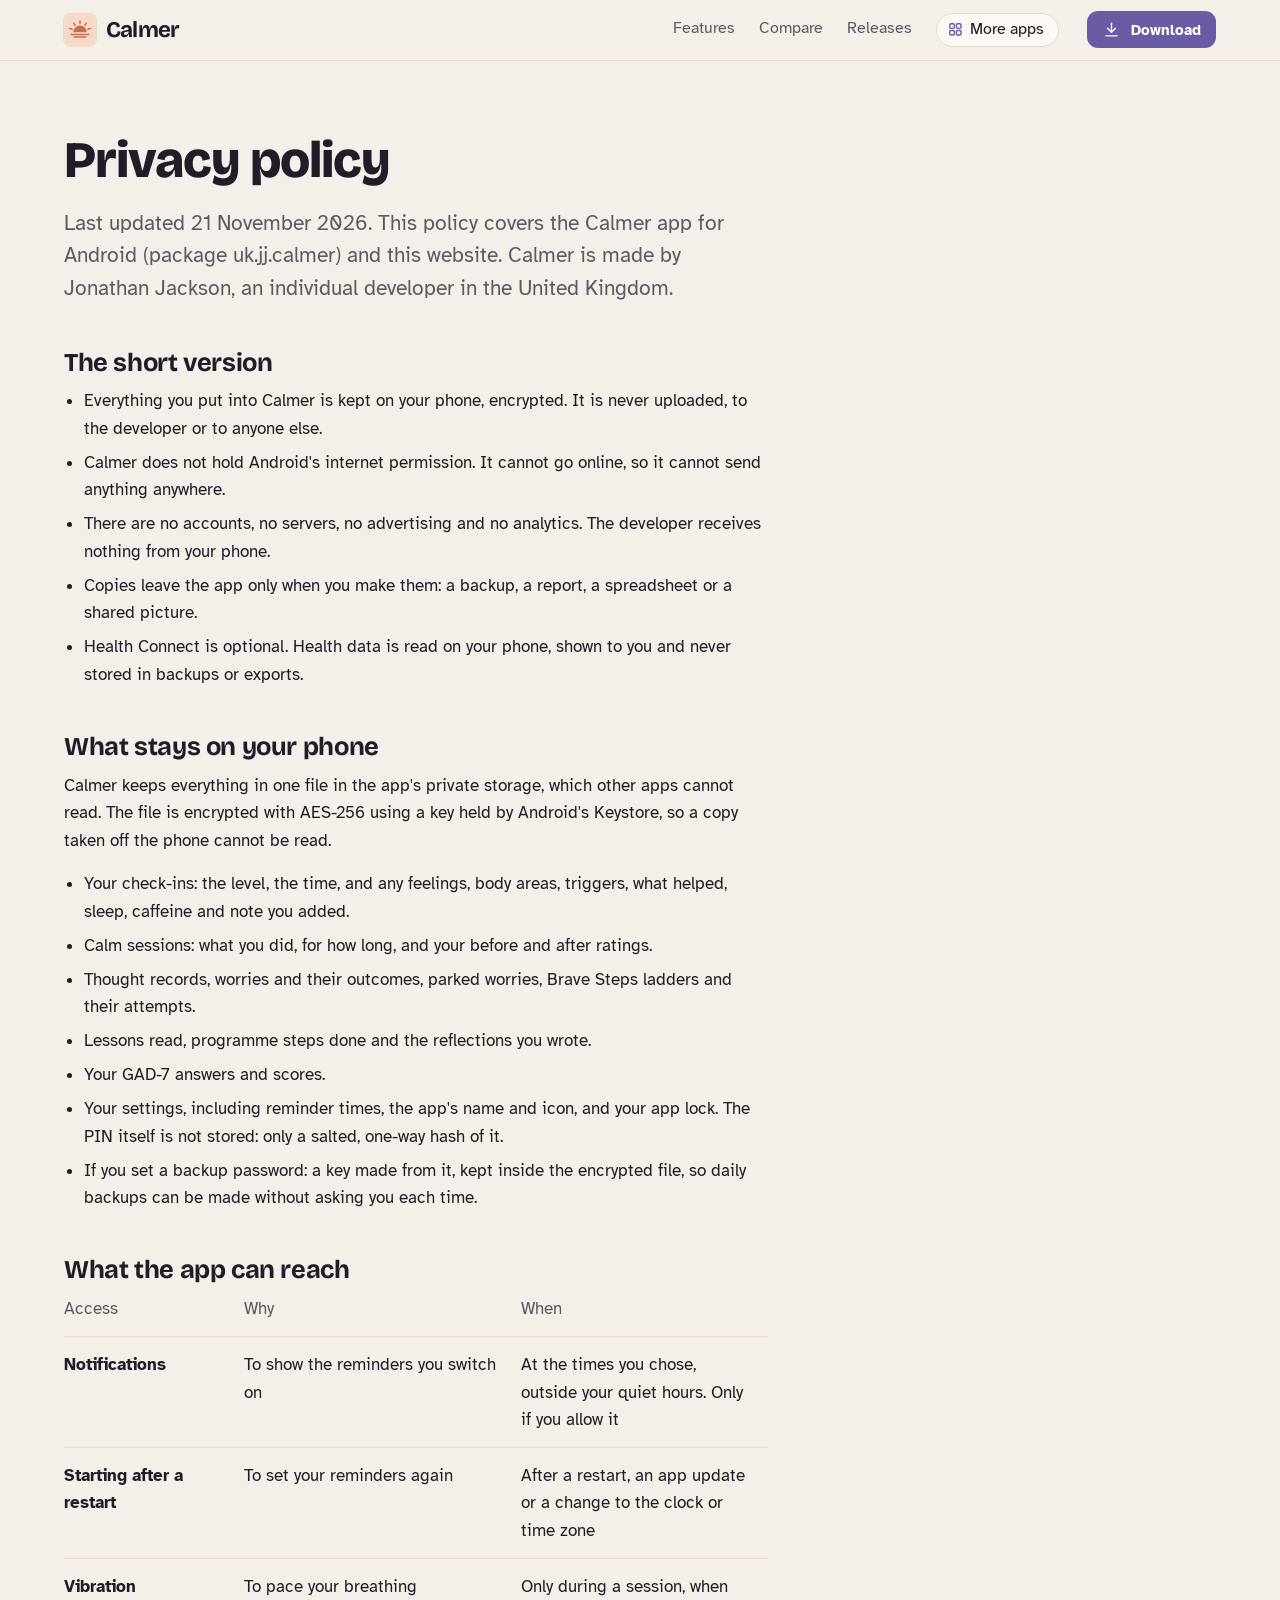
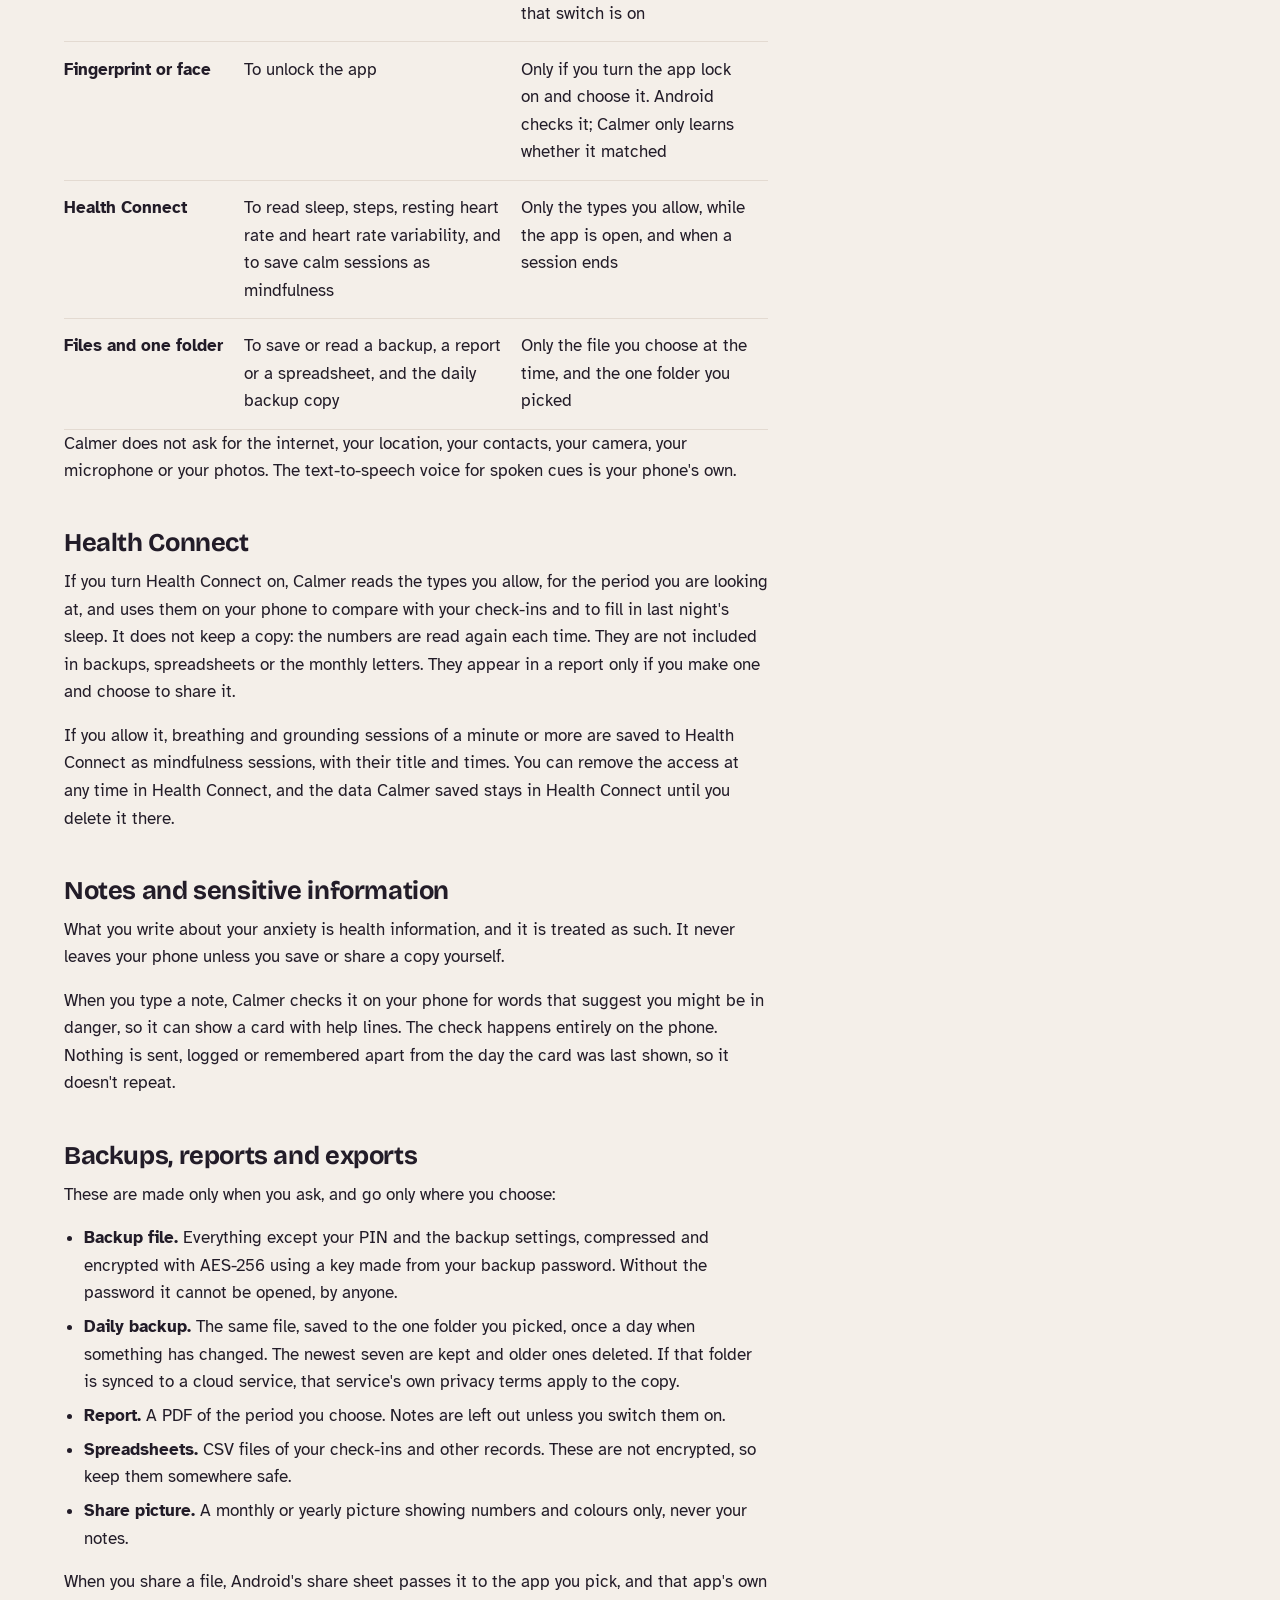
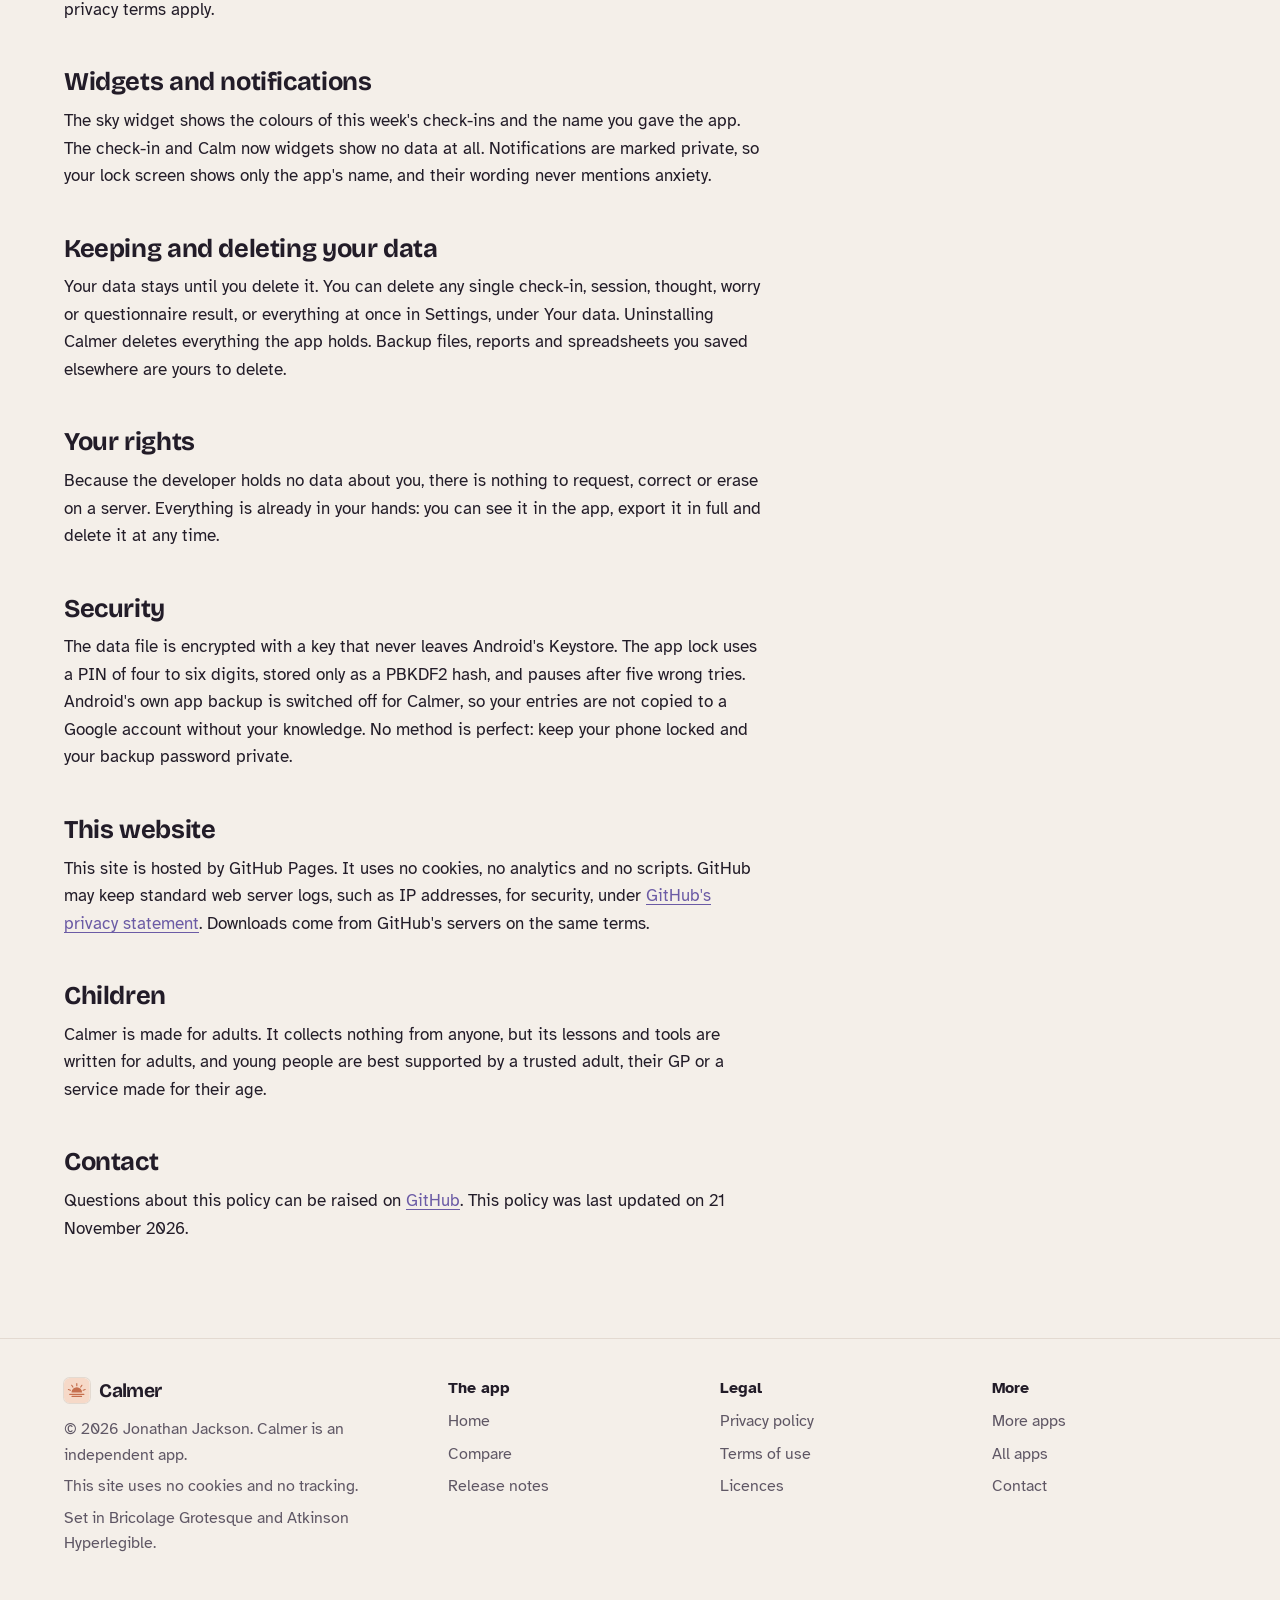
<file: privacy.html>
<!DOCTYPE html>
<html lang="en-GB">
<head>
<meta charset="utf-8">
<meta name="viewport" content="width=device-width, initial-scale=1">
<title>Calmer privacy policy</title>
<meta name="description" content="What Calmer does with your information: in short, it stays on your phone.">
<meta name="author" content="Jonathan Jackson">
<link rel="canonical" href="https://customgpter.github.io/calmer/privacy.html">
<meta name="theme-color" content="#f4efe9" media="(prefers-color-scheme: light)">
<meta name="theme-color" content="#14121a" media="(prefers-color-scheme: dark)">
<meta property="og:type" content="website">
<meta property="og:site_name" content="Calmer">
<meta property="og:title" content="Calmer privacy policy">
<meta property="og:description" content="What Calmer does with your information: in short, it stays on your phone.">
<meta property="og:url" content="https://customgpter.github.io/calmer/privacy.html">
<meta property="og:image" content="https://customgpter.github.io/calmer/assets/og.png">
<meta property="og:image:width" content="1200">
<meta property="og:image:height" content="630">
<meta property="og:image:alt" content="Calmer&#x27;s home screen with a sky that follows your week and Calm now a tap away">
<meta property="og:locale" content="en_GB">
<meta name="twitter:card" content="summary_large_image">
<link rel="icon" href="./assets/favicon.svg" type="image/svg+xml">
<link rel="apple-touch-icon" href="./assets/apple-touch-icon.png">
<link rel="preload" href="./assets/fonts/bricolage-grotesque-latin.woff2" as="font" type="font/woff2" crossorigin>
<link rel="preload" href="./assets/fonts/atkinson-hyperlegible-latin-400-normal.woff2" as="font" type="font/woff2" crossorigin>
<link rel="stylesheet" href="./assets/site.css?v=1">
<link rel="stylesheet" href="./assets/house.css?v=1">
<link rel="stylesheet" href="./assets/apps-list.css?v=1">
<script src="./assets/apps-list.js?v=1" defer></script>
</head>
<body>
<a class="skip" href="#main">Skip to content</a>
<header class="masthead">
<div class="wrap">
<a class="brand" href="./" aria-label="Calmer home"><svg viewBox="0 0 108 108" aria-hidden="true"><rect width="108" height="108" rx="24" fill="#F6D9C8"/><g transform="translate(54 54) scale(1.25) translate(-54 -56)"><path fill="#C66F4E" d="M36 62a18 18 0 0 1 36 0z"/><path fill="none" stroke="#C66F4E" stroke-width="4" stroke-linecap="round" d="M32.4 54.1 25.8 51.7M40.8 43.2 36.8 37.4M54 39V32M67.2 43.2 71.2 37.4M75.6 54.1 82.2 51.7M30 68H78M38 75H70"/></g></svg><span>Calmer</span></a>
<nav aria-label="Main"><ul><li><a href="./#features">Features</a></li><li><a href="./compare.html">Compare</a></li><li><a href="./releases.html">Releases</a></li><li><a class="more-apps" href="./more-apps.html"><svg class="ico" viewBox="0 0 24 24" aria-hidden="true"><rect x="4" y="4" width="6.5" height="6.5" rx="1.6"/><rect x="13.5" y="4" width="6.5" height="6.5" rx="1.6"/><rect x="4" y="13.5" width="6.5" height="6.5" rx="1.6"/><rect x="13.5" y="13.5" width="6.5" height="6.5" rx="1.6"/></svg>More apps</a></li></ul></nav>
<a class="button small" href="https://github.com/CustomGPTer/calmer/releases/latest/download/Calmer.apk"><svg class="ico" viewBox="0 0 24 24" aria-hidden="true"><path d="M12 4v11"/><path d="M7 10.5l5 5 5-5"/><path d="M5 20h14"/></svg>Download</a>
</div>
</header>
<main id="main" class="doc">
<div class="wrap">
<div class="measure">
<h1>Privacy policy</h1>
<p class="lede">Last updated 21 November 2026. This policy covers the Calmer app for Android (package uk.jj.calmer) and this website. Calmer is made by Jonathan Jackson, an individual developer in the United Kingdom.</p>
<h2 id="short">The short version</h2><ul>
<li>Everything you put into Calmer is kept on your phone, encrypted. It is never uploaded, to the developer or to anyone else.</li>
<li>Calmer does not hold Android's internet permission. It cannot go online, so it cannot send anything anywhere.</li>
<li>There are no accounts, no servers, no advertising and no analytics. The developer receives nothing from your phone.</li>
<li>Copies leave the app only when you make them: a backup, a report, a spreadsheet or a shared picture.</li>
<li>Health Connect is optional. Health data is read on your phone, shown to you and never stored in backups or exports.</li>
</ul><h2 id="kept">What stays on your phone</h2><p>Calmer keeps everything in one file in the app's private storage, which other apps cannot read. The file is encrypted with AES-256 using a key held by Android's Keystore, so a copy taken off the phone cannot be read.</p>
<ul>
<li>Your check-ins: the level, the time, and any feelings, body areas, triggers, what helped, sleep, caffeine and note you added.</li>
<li>Calm sessions: what you did, for how long, and your before and after ratings.</li>
<li>Thought records, worries and their outcomes, parked worries, Brave Steps ladders and their attempts.</li>
<li>Lessons read, programme steps done and the reflections you wrote.</li>
<li>Your GAD-7 answers and scores.</li>
<li>Your settings, including reminder times, the app's name and icon, and your app lock. The PIN itself is not stored: only a salted, one-way hash of it.</li>
<li>If you set a backup password: a key made from it, kept inside the encrypted file, so daily backups can be made without asking you each time.</li>
</ul><h2 id="reach">What the app can reach</h2><table>
<thead><tr><th scope="col">Access</th><th scope="col">Why</th><th scope="col">When</th></tr></thead>
<tbody>
<tr><th scope="row">Notifications</th><td>To show the reminders you switch on</td><td>At the times you chose, outside your quiet hours. Only if you allow it</td></tr>
<tr><th scope="row">Starting after a restart</th><td>To set your reminders again</td><td>After a restart, an app update or a change to the clock or time zone</td></tr>
<tr><th scope="row">Vibration</th><td>To pace your breathing</td><td>Only during a session, when that switch is on</td></tr>
<tr><th scope="row">Fingerprint or face</th><td>To unlock the app</td><td>Only if you turn the app lock on and choose it. Android checks it; Calmer only learns whether it matched</td></tr>
<tr><th scope="row">Health Connect</th><td>To read sleep, steps, resting heart rate and heart rate variability, and to save calm sessions as mindfulness</td><td>Only the types you allow, while the app is open, and when a session ends</td></tr>
<tr><th scope="row">Files and one folder</th><td>To save or read a backup, a report or a spreadsheet, and the daily backup copy</td><td>Only the file you choose at the time, and the one folder you picked</td></tr>
</tbody></table>
<p>Calmer does not ask for the internet, your location, your contacts, your camera, your microphone or your photos. The text-to-speech voice for spoken cues is your phone's own.</p><h2 id="health">Health Connect</h2><p>If you turn Health Connect on, Calmer reads the types you allow, for the period you are looking at, and uses them on your phone to compare with your check-ins and to fill in last night's sleep. It does not keep a copy: the numbers are read again each time. They are not included in backups, spreadsheets or the monthly letters. They appear in a report only if you make one and choose to share it.</p>
<p>If you allow it, breathing and grounding sessions of a minute or more are saved to Health Connect as mindfulness sessions, with their title and times. You can remove the access at any time in Health Connect, and the data Calmer saved stays in Health Connect until you delete it there.</p><h2 id="sensitive">Notes and sensitive information</h2><p>What you write about your anxiety is health information, and it is treated as such. It never leaves your phone unless you save or share a copy yourself.</p>
<p>When you type a note, Calmer checks it on your phone for words that suggest you might be in danger, so it can show a card with help lines. The check happens entirely on the phone. Nothing is sent, logged or remembered apart from the day the card was last shown, so it doesn't repeat.</p><h2 id="copies">Backups, reports and exports</h2><p>These are made only when you ask, and go only where you choose:</p>
<ul>
<li><strong>Backup file.</strong> Everything except your PIN and the backup settings, compressed and encrypted with AES-256 using a key made from your backup password. Without the password it cannot be opened, by anyone.</li>
<li><strong>Daily backup.</strong> The same file, saved to the one folder you picked, once a day when something has changed. The newest seven are kept and older ones deleted. If that folder is synced to a cloud service, that service's own privacy terms apply to the copy.</li>
<li><strong>Report.</strong> A PDF of the period you choose. Notes are left out unless you switch them on.</li>
<li><strong>Spreadsheets.</strong> CSV files of your check-ins and other records. These are not encrypted, so keep them somewhere safe.</li>
<li><strong>Share picture.</strong> A monthly or yearly picture showing numbers and colours only, never your notes.</li>
</ul>
<p>When you share a file, Android's share sheet passes it to the app you pick, and that app's own privacy terms apply.</p><h2 id="widgets">Widgets and notifications</h2><p>The sky widget shows the colours of this week's check-ins and the name you gave the app. The check-in and Calm now widgets show no data at all. Notifications are marked private, so your lock screen shows only the app's name, and their wording never mentions anxiety.</p><h2 id="deleting">Keeping and deleting your data</h2><p>Your data stays until you delete it. You can delete any single check-in, session, thought, worry or questionnaire result, or everything at once in Settings, under Your data. Uninstalling Calmer deletes everything the app holds. Backup files, reports and spreadsheets you saved elsewhere are yours to delete.</p><h2 id="rights">Your rights</h2><p>Because the developer holds no data about you, there is nothing to request, correct or erase on a server. Everything is already in your hands: you can see it in the app, export it in full and delete it at any time.</p><h2 id="security">Security</h2><p>The data file is encrypted with a key that never leaves Android's Keystore. The app lock uses a PIN of four to six digits, stored only as a PBKDF2 hash, and pauses after five wrong tries. Android's own app backup is switched off for Calmer, so your entries are not copied to a Google account without your knowledge. No method is perfect: keep your phone locked and your backup password private.</p><h2 id="website">This website</h2><p>This site is hosted by GitHub Pages. It uses no cookies, no analytics and no scripts. GitHub may keep standard web server logs, such as IP addresses, for security, under <a href="https://docs.github.com/en/site-policy/privacy-policies/github-general-privacy-statement">GitHub's privacy statement</a>. Downloads come from GitHub's servers on the same terms.</p><h2 id="children">Children</h2><p>Calmer is made for adults. It collects nothing from anyone, but its lessons and tools are written for adults, and young people are best supported by a trusted adult, their GP or a service made for their age.</p>
<h2 id="contact">Contact</h2>
<p>Questions about this policy can be raised on <a href="https://github.com/CustomGPTer/calmer/issues">GitHub</a>. This policy was last updated on 21 November 2026.</p>
</div>
</div>
</main>
<footer class="colophon">
<div class="wrap">
<div>
<a class="brand" href="./" aria-label="Calmer home"><svg viewBox="0 0 108 108" aria-hidden="true"><rect width="108" height="108" rx="24" fill="#F6D9C8"/><g transform="translate(54 54) scale(1.25) translate(-54 -56)"><path fill="#C66F4E" d="M36 62a18 18 0 0 1 36 0z"/><path fill="none" stroke="#C66F4E" stroke-width="4" stroke-linecap="round" d="M32.4 54.1 25.8 51.7M40.8 43.2 36.8 37.4M54 39V32M67.2 43.2 71.2 37.4M75.6 54.1 82.2 51.7M30 68H78M38 75H70"/></g></svg><span>Calmer</span></a>
<p>&copy; 2026 Jonathan Jackson. Calmer is an independent app.</p>
<p>This site uses no cookies and no tracking.</p>
<p>Set in Bricolage Grotesque and Atkinson Hyperlegible.</p>
</div>
<nav aria-label="The app"><h2>The app</h2><ul>
<li><a href="./">Home</a></li>
<li><a href="./compare.html">Compare</a></li>
<li><a href="./releases.html">Release notes</a></li>

</ul></nav>
<nav aria-label="Legal"><h2>Legal</h2><ul>
<li><a href="./privacy.html">Privacy policy</a></li>
<li><a href="./terms.html">Terms of use</a></li>
<li><a href="./licences.html">Licences</a></li>
</ul></nav>
<nav aria-label="More"><h2>More</h2><ul>
<li><a href="./more-apps.html">More apps</a></li>
<li><a href="https://customgpter.github.io/">All apps</a></li>
<li><a href="https://github.com/CustomGPTer/calmer/issues">Contact</a></li>
</ul></nav>
</div>
</footer>
</body>
</html>
</file>
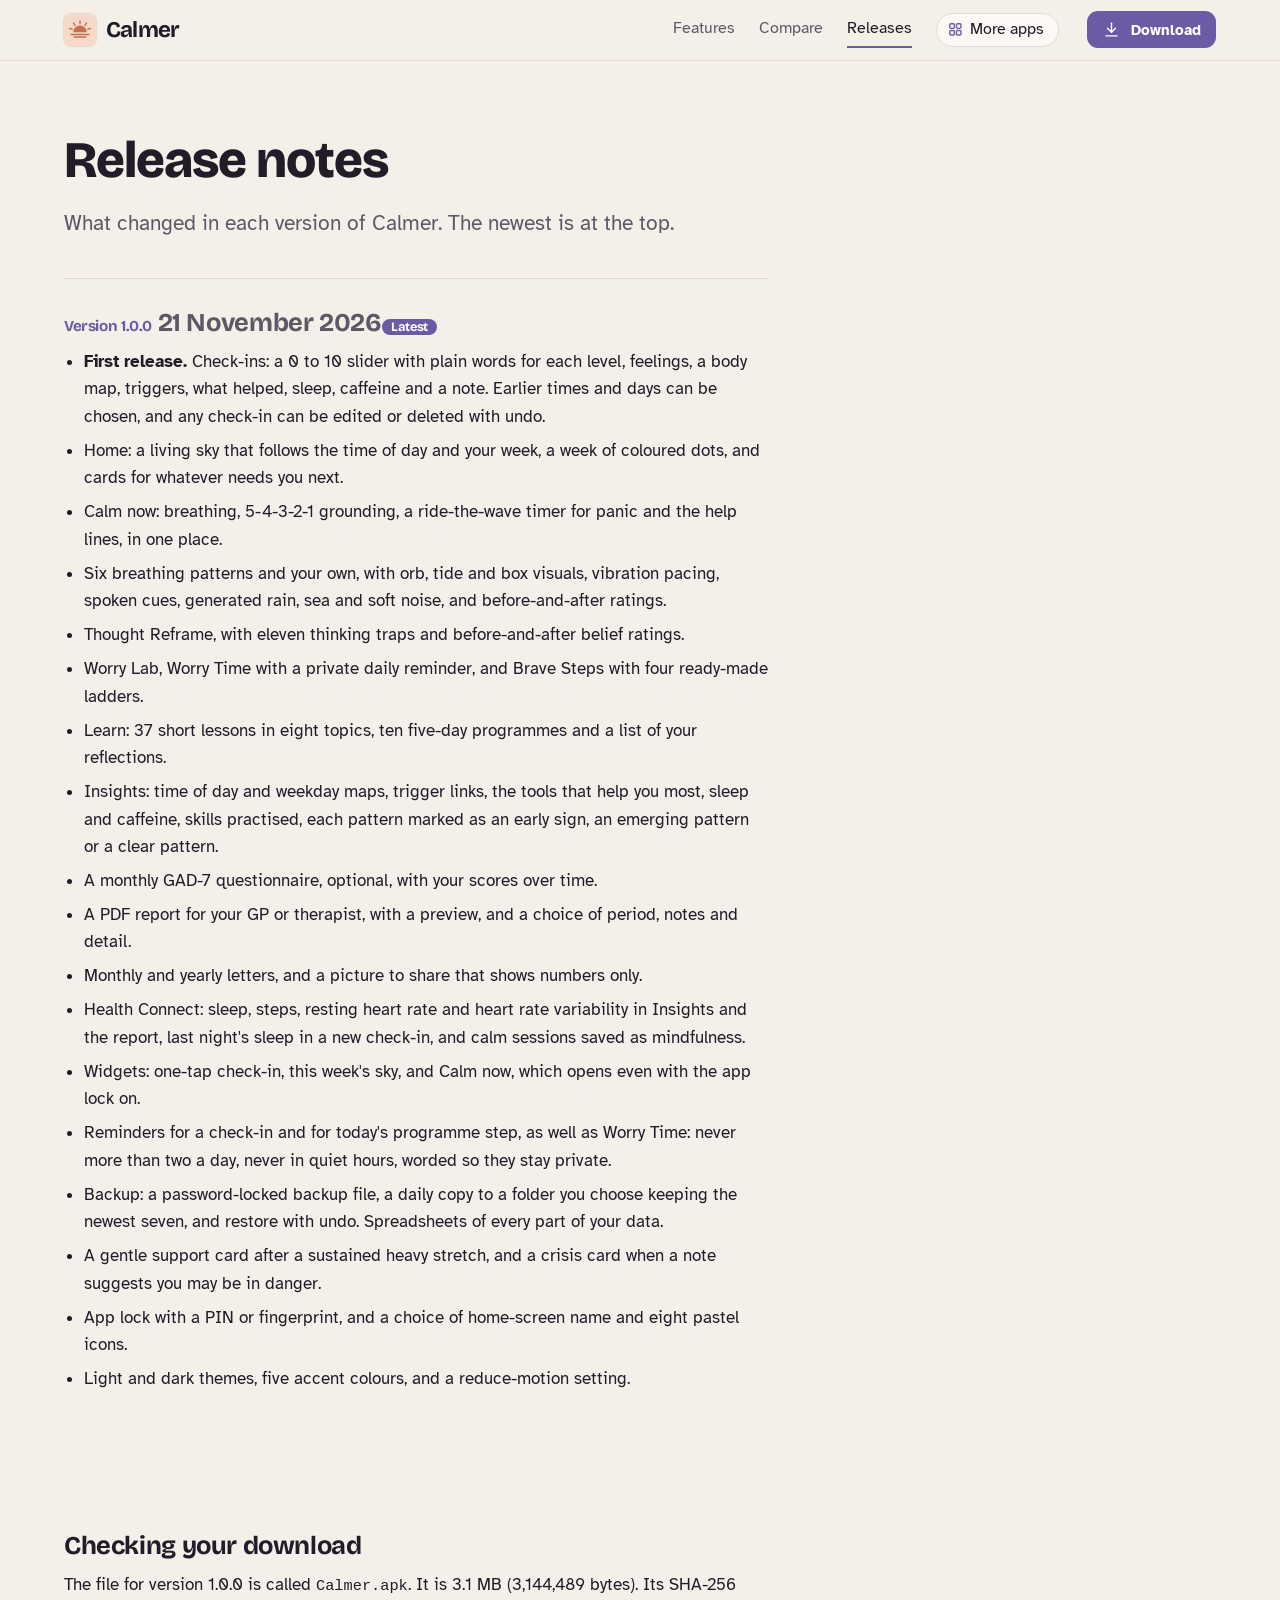
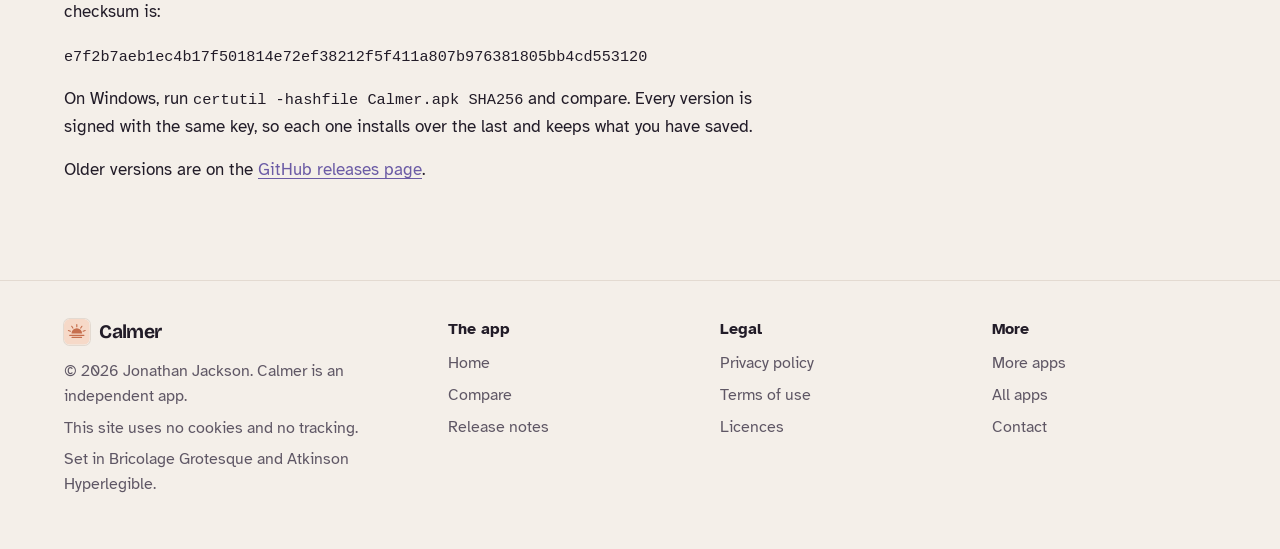
<file: releases.html>
<!DOCTYPE html>
<html lang="en-GB">
<head>
<meta charset="utf-8">
<meta name="viewport" content="width=device-width, initial-scale=1">
<title>Calmer release notes</title>
<meta name="description" content="What changed in each version of Calmer, with the file size and checksum to check your download.">
<meta name="author" content="Jonathan Jackson">
<link rel="canonical" href="https://customgpter.github.io/calmer/releases.html">
<meta name="theme-color" content="#f4efe9" media="(prefers-color-scheme: light)">
<meta name="theme-color" content="#14121a" media="(prefers-color-scheme: dark)">
<meta property="og:type" content="website">
<meta property="og:site_name" content="Calmer">
<meta property="og:title" content="Calmer release notes">
<meta property="og:description" content="What changed in each version of Calmer, with the file size and checksum to check your download.">
<meta property="og:url" content="https://customgpter.github.io/calmer/releases.html">
<meta property="og:image" content="https://customgpter.github.io/calmer/assets/og.png">
<meta property="og:image:width" content="1200">
<meta property="og:image:height" content="630">
<meta property="og:image:alt" content="Calmer&#x27;s home screen with a sky that follows your week and Calm now a tap away">
<meta property="og:locale" content="en_GB">
<meta name="twitter:card" content="summary_large_image">
<link rel="icon" href="./assets/favicon.svg" type="image/svg+xml">
<link rel="apple-touch-icon" href="./assets/apple-touch-icon.png">
<link rel="preload" href="./assets/fonts/bricolage-grotesque-latin.woff2" as="font" type="font/woff2" crossorigin>
<link rel="preload" href="./assets/fonts/atkinson-hyperlegible-latin-400-normal.woff2" as="font" type="font/woff2" crossorigin>
<link rel="stylesheet" href="./assets/site.css?v=1">
<link rel="stylesheet" href="./assets/house.css?v=1">
<link rel="stylesheet" href="./assets/apps-list.css?v=1">
<script src="./assets/apps-list.js?v=1" defer></script>
</head>
<body>
<a class="skip" href="#main">Skip to content</a>
<header class="masthead">
<div class="wrap">
<a class="brand" href="./" aria-label="Calmer home"><svg viewBox="0 0 108 108" aria-hidden="true"><rect width="108" height="108" rx="24" fill="#F6D9C8"/><g transform="translate(54 54) scale(1.25) translate(-54 -56)"><path fill="#C66F4E" d="M36 62a18 18 0 0 1 36 0z"/><path fill="none" stroke="#C66F4E" stroke-width="4" stroke-linecap="round" d="M32.4 54.1 25.8 51.7M40.8 43.2 36.8 37.4M54 39V32M67.2 43.2 71.2 37.4M75.6 54.1 82.2 51.7M30 68H78M38 75H70"/></g></svg><span>Calmer</span></a>
<nav aria-label="Main"><ul><li><a href="./#features">Features</a></li><li><a href="./compare.html">Compare</a></li><li><a href="./releases.html" aria-current="page">Releases</a></li><li><a class="more-apps" href="./more-apps.html"><svg class="ico" viewBox="0 0 24 24" aria-hidden="true"><rect x="4" y="4" width="6.5" height="6.5" rx="1.6"/><rect x="13.5" y="4" width="6.5" height="6.5" rx="1.6"/><rect x="4" y="13.5" width="6.5" height="6.5" rx="1.6"/><rect x="13.5" y="13.5" width="6.5" height="6.5" rx="1.6"/></svg>More apps</a></li></ul></nav>
<a class="button small" href="https://github.com/CustomGPTer/calmer/releases/latest/download/Calmer.apk"><svg class="ico" viewBox="0 0 24 24" aria-hidden="true"><path d="M12 4v11"/><path d="M7 10.5l5 5 5-5"/><path d="M5 20h14"/></svg>Download</a>
</div>
</header>
<main id="main" class="doc">
<div class="wrap">
<div class="measure">
<h1>Release notes</h1>
<p class="lede">What changed in each version of Calmer. The newest is at the top.</p>
<section class="release" id="v1.0.0"><h2><span class="ver">Version 1.0.0</span> <span class="when">21 November 2026</span><span class="tag">Latest</span></h2><ul><li><b>First release.</b> Check-ins: a 0 to 10 slider with plain words for each level, feelings, a body map, triggers, what helped, sleep, caffeine and a note. Earlier times and days can be chosen, and any check-in can be edited or deleted with undo.</li><li>Home: a living sky that follows the time of day and your week, a week of coloured dots, and cards for whatever needs you next.</li><li>Calm now: breathing, 5-4-3-2-1 grounding, a ride-the-wave timer for panic and the help lines, in one place.</li><li>Six breathing patterns and your own, with orb, tide and box visuals, vibration pacing, spoken cues, generated rain, sea and soft noise, and before-and-after ratings.</li><li>Thought Reframe, with eleven thinking traps and before-and-after belief ratings.</li><li>Worry Lab, Worry Time with a private daily reminder, and Brave Steps with four ready-made ladders.</li><li>Learn: 37 short lessons in eight topics, ten five-day programmes and a list of your reflections.</li><li>Insights: time of day and weekday maps, trigger links, the tools that help you most, sleep and caffeine, skills practised, each pattern marked as an early sign, an emerging pattern or a clear pattern.</li><li>A monthly GAD-7 questionnaire, optional, with your scores over time.</li><li>A PDF report for your GP or therapist, with a preview, and a choice of period, notes and detail.</li><li>Monthly and yearly letters, and a picture to share that shows numbers only.</li><li>Health Connect: sleep, steps, resting heart rate and heart rate variability in Insights and the report, last night&#x27;s sleep in a new check-in, and calm sessions saved as mindfulness.</li><li>Widgets: one-tap check-in, this week&#x27;s sky, and Calm now, which opens even with the app lock on.</li><li>Reminders for a check-in and for today&#x27;s programme step, as well as Worry Time: never more than two a day, never in quiet hours, worded so they stay private.</li><li>Backup: a password-locked backup file, a daily copy to a folder you choose keeping the newest seven, and restore with undo. Spreadsheets of every part of your data.</li><li>A gentle support card after a sustained heavy stretch, and a crisis card when a note suggests you may be in danger.</li><li>App lock with a PIN or fingerprint, and a choice of home-screen name and eight pastel icons.</li><li>Light and dark themes, five accent colours, and a reduce-motion setting.</li></ul></section>
<h2 id="checking">Checking your download</h2>
<p>The file for version 1.0.0 is called <code>Calmer.apk</code>. It is 3.1 MB (3,144,489 bytes). Its SHA-256 checksum is:</p>
<p><code class="sum">e7f2b7aeb1ec4b17f501814e72ef38212f5f411a807b976381805bb4cd553120</code></p>
<p>On Windows, run <code>certutil -hashfile Calmer.apk SHA256</code> and compare. Every version is signed with the same key, so each one installs over the last and keeps what you have saved.</p>
<p>Older versions are on the <a href="https://github.com/CustomGPTer/calmer/releases">GitHub releases page</a>.</p>
</div>
</div>
</main>
<footer class="colophon">
<div class="wrap">
<div>
<a class="brand" href="./" aria-label="Calmer home"><svg viewBox="0 0 108 108" aria-hidden="true"><rect width="108" height="108" rx="24" fill="#F6D9C8"/><g transform="translate(54 54) scale(1.25) translate(-54 -56)"><path fill="#C66F4E" d="M36 62a18 18 0 0 1 36 0z"/><path fill="none" stroke="#C66F4E" stroke-width="4" stroke-linecap="round" d="M32.4 54.1 25.8 51.7M40.8 43.2 36.8 37.4M54 39V32M67.2 43.2 71.2 37.4M75.6 54.1 82.2 51.7M30 68H78M38 75H70"/></g></svg><span>Calmer</span></a>
<p>&copy; 2026 Jonathan Jackson. Calmer is an independent app.</p>
<p>This site uses no cookies and no tracking.</p>
<p>Set in Bricolage Grotesque and Atkinson Hyperlegible.</p>
</div>
<nav aria-label="The app"><h2>The app</h2><ul>
<li><a href="./">Home</a></li>
<li><a href="./compare.html">Compare</a></li>
<li><a href="./releases.html">Release notes</a></li>

</ul></nav>
<nav aria-label="Legal"><h2>Legal</h2><ul>
<li><a href="./privacy.html">Privacy policy</a></li>
<li><a href="./terms.html">Terms of use</a></li>
<li><a href="./licences.html">Licences</a></li>
</ul></nav>
<nav aria-label="More"><h2>More</h2><ul>
<li><a href="./more-apps.html">More apps</a></li>
<li><a href="https://customgpter.github.io/">All apps</a></li>
<li><a href="https://github.com/CustomGPTer/calmer/issues">Contact</a></li>
</ul></nav>
</div>
</footer>
</body>
</html>
</file>
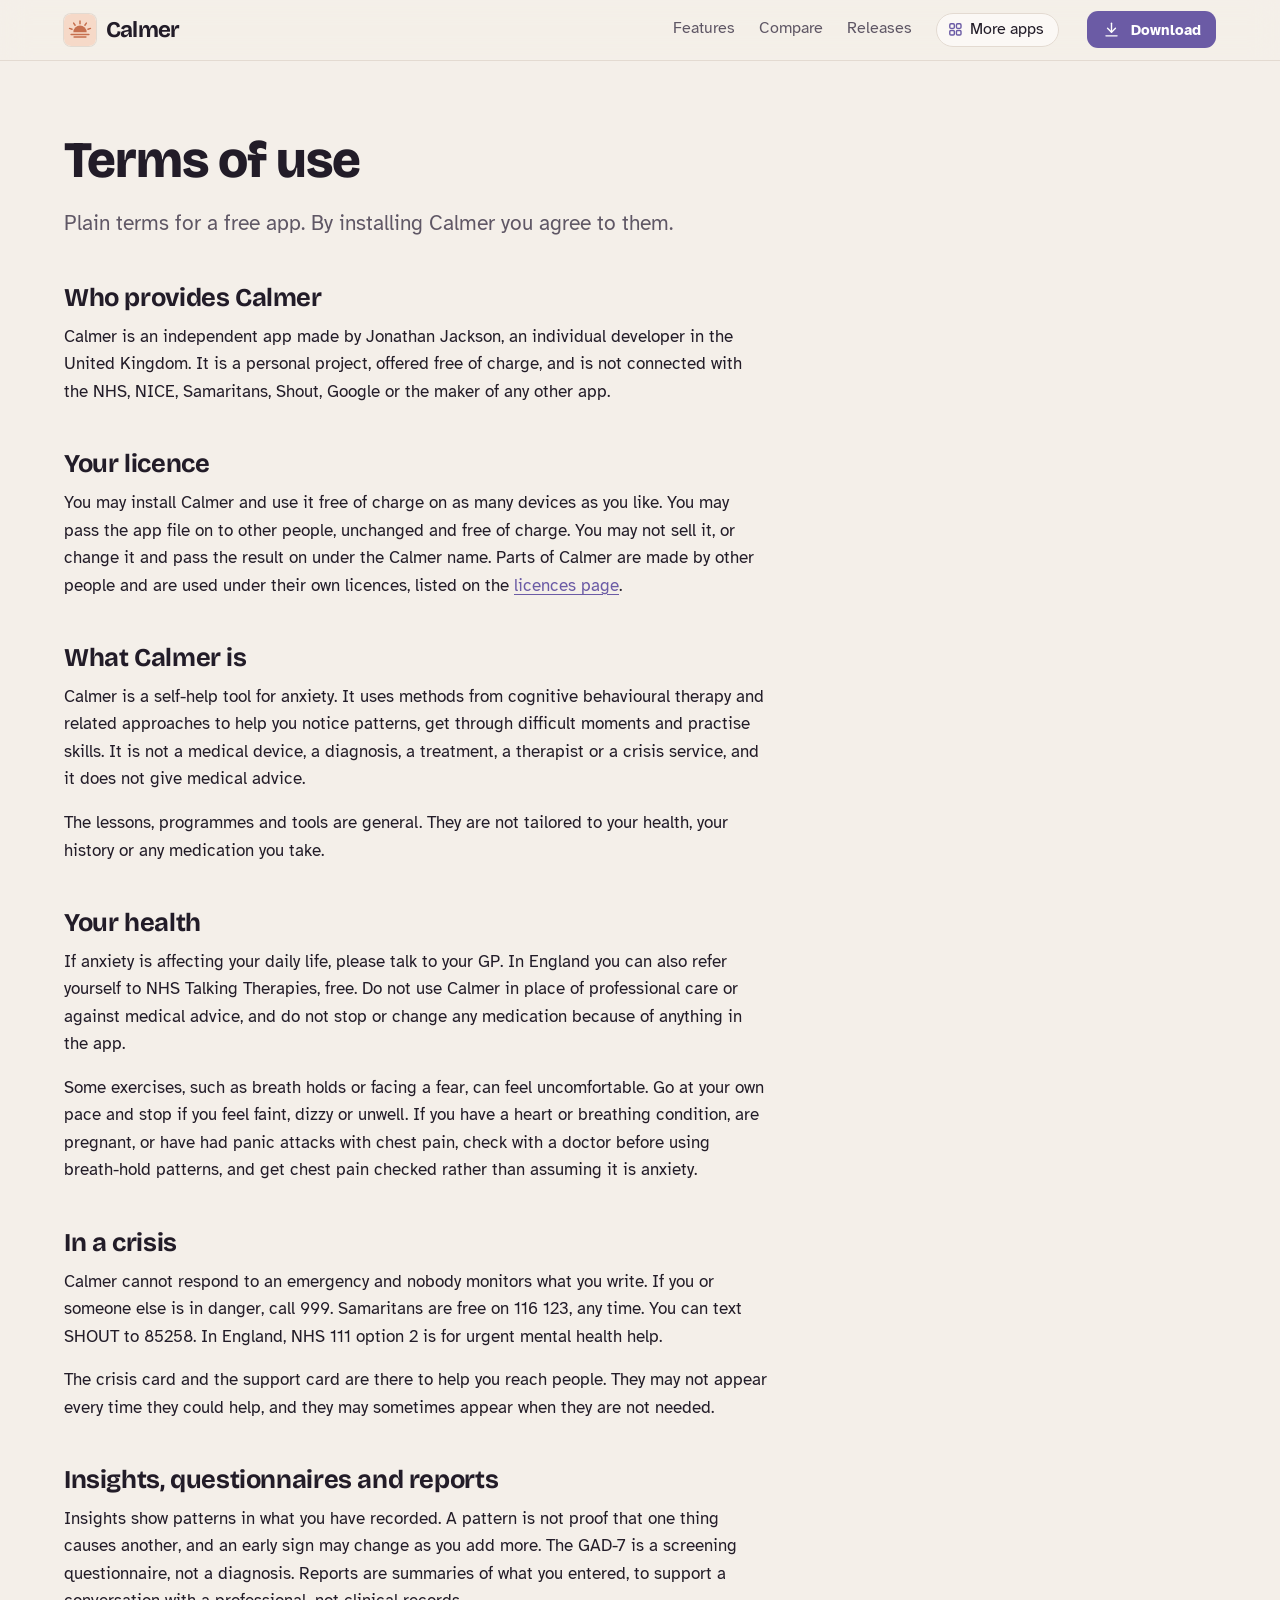
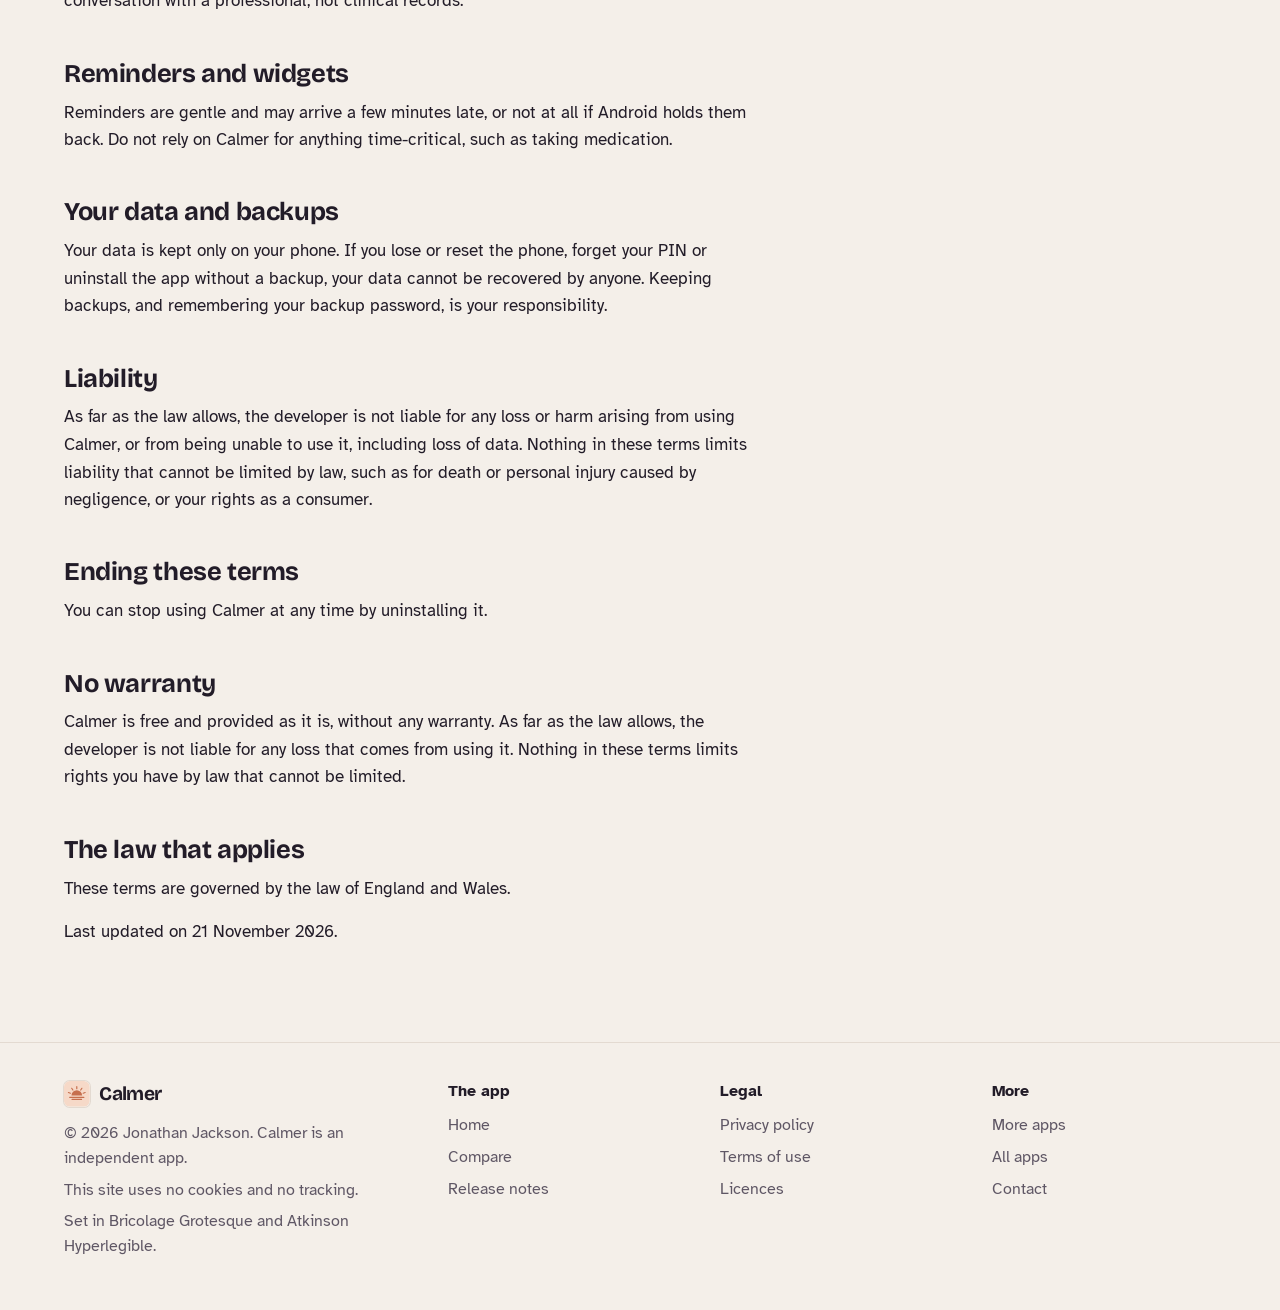
<file: terms.html>
<!DOCTYPE html>
<html lang="en-GB">
<head>
<meta charset="utf-8">
<meta name="viewport" content="width=device-width, initial-scale=1">
<title>Calmer terms of use</title>
<meta name="description" content="The terms for using Calmer.">
<meta name="author" content="Jonathan Jackson">
<link rel="canonical" href="https://customgpter.github.io/calmer/terms.html">
<meta name="theme-color" content="#f4efe9" media="(prefers-color-scheme: light)">
<meta name="theme-color" content="#14121a" media="(prefers-color-scheme: dark)">
<meta property="og:type" content="website">
<meta property="og:site_name" content="Calmer">
<meta property="og:title" content="Calmer terms of use">
<meta property="og:description" content="The terms for using Calmer.">
<meta property="og:url" content="https://customgpter.github.io/calmer/terms.html">
<meta property="og:image" content="https://customgpter.github.io/calmer/assets/og.png">
<meta property="og:image:width" content="1200">
<meta property="og:image:height" content="630">
<meta property="og:image:alt" content="Calmer&#x27;s home screen with a sky that follows your week and Calm now a tap away">
<meta property="og:locale" content="en_GB">
<meta name="twitter:card" content="summary_large_image">
<link rel="icon" href="./assets/favicon.svg" type="image/svg+xml">
<link rel="apple-touch-icon" href="./assets/apple-touch-icon.png">
<link rel="preload" href="./assets/fonts/bricolage-grotesque-latin.woff2" as="font" type="font/woff2" crossorigin>
<link rel="preload" href="./assets/fonts/atkinson-hyperlegible-latin-400-normal.woff2" as="font" type="font/woff2" crossorigin>
<link rel="stylesheet" href="./assets/site.css?v=1">
<link rel="stylesheet" href="./assets/house.css?v=1">
<link rel="stylesheet" href="./assets/apps-list.css?v=1">
<script src="./assets/apps-list.js?v=1" defer></script>
</head>
<body>
<a class="skip" href="#main">Skip to content</a>
<header class="masthead">
<div class="wrap">
<a class="brand" href="./" aria-label="Calmer home"><svg viewBox="0 0 108 108" aria-hidden="true"><rect width="108" height="108" rx="24" fill="#F6D9C8"/><g transform="translate(54 54) scale(1.25) translate(-54 -56)"><path fill="#C66F4E" d="M36 62a18 18 0 0 1 36 0z"/><path fill="none" stroke="#C66F4E" stroke-width="4" stroke-linecap="round" d="M32.4 54.1 25.8 51.7M40.8 43.2 36.8 37.4M54 39V32M67.2 43.2 71.2 37.4M75.6 54.1 82.2 51.7M30 68H78M38 75H70"/></g></svg><span>Calmer</span></a>
<nav aria-label="Main"><ul><li><a href="./#features">Features</a></li><li><a href="./compare.html">Compare</a></li><li><a href="./releases.html">Releases</a></li><li><a class="more-apps" href="./more-apps.html"><svg class="ico" viewBox="0 0 24 24" aria-hidden="true"><rect x="4" y="4" width="6.5" height="6.5" rx="1.6"/><rect x="13.5" y="4" width="6.5" height="6.5" rx="1.6"/><rect x="4" y="13.5" width="6.5" height="6.5" rx="1.6"/><rect x="13.5" y="13.5" width="6.5" height="6.5" rx="1.6"/></svg>More apps</a></li></ul></nav>
<a class="button small" href="https://github.com/CustomGPTer/calmer/releases/latest/download/Calmer.apk"><svg class="ico" viewBox="0 0 24 24" aria-hidden="true"><path d="M12 4v11"/><path d="M7 10.5l5 5 5-5"/><path d="M5 20h14"/></svg>Download</a>
</div>
</header>
<main id="main" class="doc">
<div class="wrap">
<div class="measure">
<h1>Terms of use</h1>
<p class="lede">Plain terms for a free app. By installing Calmer you agree to them.</p>
<h2 id="who">Who provides Calmer</h2><p>Calmer is an independent app made by Jonathan Jackson, an individual developer in the United Kingdom. It is a personal project, offered free of charge, and is not connected with the NHS, NICE, Samaritans, Shout, Google or the maker of any other app.</p><h2 id="licence">Your licence</h2><p>You may install Calmer and use it free of charge on as many devices as you like. You may pass the app file on to other people, unchanged and free of charge. You may not sell it, or change it and pass the result on under the Calmer name. Parts of Calmer are made by other people and are used under their own licences, listed on the <a href="licences.html">licences page</a>.</p><h2 id="what">What Calmer is</h2><p>Calmer is a self-help tool for anxiety. It uses methods from cognitive behavioural therapy and related approaches to help you notice patterns, get through difficult moments and practise skills. It is not a medical device, a diagnosis, a treatment, a therapist or a crisis service, and it does not give medical advice.</p>
<p>The lessons, programmes and tools are general. They are not tailored to your health, your history or any medication you take.</p><h2 id="health">Your health</h2><p>If anxiety is affecting your daily life, please talk to your GP. In England you can also refer yourself to NHS Talking Therapies, free. Do not use Calmer in place of professional care or against medical advice, and do not stop or change any medication because of anything in the app.</p>
<p>Some exercises, such as breath holds or facing a fear, can feel uncomfortable. Go at your own pace and stop if you feel faint, dizzy or unwell. If you have a heart or breathing condition, are pregnant, or have had panic attacks with chest pain, check with a doctor before using breath-hold patterns, and get chest pain checked rather than assuming it is anxiety.</p><h2 id="crisis">In a crisis</h2><p>Calmer cannot respond to an emergency and nobody monitors what you write. If you or someone else is in danger, call 999. Samaritans are free on 116 123, any time. You can text SHOUT to 85258. In England, NHS 111 option 2 is for urgent mental health help.</p>
<p>The crisis card and the support card are there to help you reach people. They may not appear every time they could help, and they may sometimes appear when they are not needed.</p><h2 id="scores">Insights, questionnaires and reports</h2><p>Insights show patterns in what you have recorded. A pattern is not proof that one thing causes another, and an early sign may change as you add more. The GAD-7 is a screening questionnaire, not a diagnosis. Reports are summaries of what you entered, to support a conversation with a professional, not clinical records.</p><h2 id="reminders">Reminders and widgets</h2><p>Reminders are gentle and may arrive a few minutes late, or not at all if Android holds them back. Do not rely on Calmer for anything time-critical, such as taking medication.</p><h2 id="data">Your data and backups</h2><p>Your data is kept only on your phone. If you lose or reset the phone, forget your PIN or uninstall the app without a backup, your data cannot be recovered by anyone. Keeping backups, and remembering your backup password, is your responsibility.</p><h2 id="liability">Liability</h2><p>As far as the law allows, the developer is not liable for any loss or harm arising from using Calmer, or from being unable to use it, including loss of data. Nothing in these terms limits liability that cannot be limited by law, such as for death or personal injury caused by negligence, or your rights as a consumer.</p><h2 id="ending">Ending these terms</h2><p>You can stop using Calmer at any time by uninstalling it.</p>
<h2 id="no-warranty">No warranty</h2>
<p>Calmer is free and provided as it is, without any warranty. As far as the law allows, the developer is not liable for any loss that comes from using it. Nothing in these terms limits rights you have by law that cannot be limited.</p>
<h2 id="governing">The law that applies</h2>
<p>These terms are governed by the law of England and Wales.</p>
<p>Last updated on 21 November 2026.</p>
</div>
</div>
</main>
<footer class="colophon">
<div class="wrap">
<div>
<a class="brand" href="./" aria-label="Calmer home"><svg viewBox="0 0 108 108" aria-hidden="true"><rect width="108" height="108" rx="24" fill="#F6D9C8"/><g transform="translate(54 54) scale(1.25) translate(-54 -56)"><path fill="#C66F4E" d="M36 62a18 18 0 0 1 36 0z"/><path fill="none" stroke="#C66F4E" stroke-width="4" stroke-linecap="round" d="M32.4 54.1 25.8 51.7M40.8 43.2 36.8 37.4M54 39V32M67.2 43.2 71.2 37.4M75.6 54.1 82.2 51.7M30 68H78M38 75H70"/></g></svg><span>Calmer</span></a>
<p>&copy; 2026 Jonathan Jackson. Calmer is an independent app.</p>
<p>This site uses no cookies and no tracking.</p>
<p>Set in Bricolage Grotesque and Atkinson Hyperlegible.</p>
</div>
<nav aria-label="The app"><h2>The app</h2><ul>
<li><a href="./">Home</a></li>
<li><a href="./compare.html">Compare</a></li>
<li><a href="./releases.html">Release notes</a></li>

</ul></nav>
<nav aria-label="Legal"><h2>Legal</h2><ul>
<li><a href="./privacy.html">Privacy policy</a></li>
<li><a href="./terms.html">Terms of use</a></li>
<li><a href="./licences.html">Licences</a></li>
</ul></nav>
<nav aria-label="More"><h2>More</h2><ul>
<li><a href="./more-apps.html">More apps</a></li>
<li><a href="https://customgpter.github.io/">All apps</a></li>
<li><a href="https://github.com/CustomGPTer/calmer/issues">Contact</a></li>
</ul></nav>
</div>
</footer>
</body>
</html>
</file>
<file: assets/site.css>
@font-face{font-family:"Bricolage Grotesque";src:url("fonts/bricolage-grotesque-latin.woff2") format("woff2");font-weight:200 800;font-style:normal;font-display:swap}
@font-face{font-family:"Atkinson Hyperlegible";src:url("fonts/atkinson-hyperlegible-latin-400-normal.woff2") format("woff2");font-weight:400;font-style:normal;font-display:swap}
@font-face{font-family:"Atkinson Hyperlegible";src:url("fonts/atkinson-hyperlegible-latin-700-normal.woff2") format("woff2");font-weight:700;font-style:normal;font-display:swap}

/* Daylight page, night-time camera. The lamp colour is kept for the one thing to press and for what the camera has seen. */
:root{
  --page:#f2f5f9; --panel:#ffffff; --raised:#e8edf3; --ink:#0d1a2b; --soft:#465468; --rule:#d2dae4;
  --accent:#0a6a55; --accent-ink:#ffffff; --warn:#8a5200; --rec:#d3302f;
  --lamp:#ffb347; --lamp-ink:#231400; --lamp-text:#8a5200;
  --night:#09111e; --night-2:#111d30; --night-3:#1a2a43; --night-ink:#eaf0f8; --night-soft:#9fb0c7; --night-rule:#24364f; --iris:#55d6ab;
  --display:"Bricolage Grotesque","Atkinson Hyperlegible",system-ui,sans-serif;
  --sans:"Atkinson Hyperlegible",system-ui,-apple-system,"Segoe UI",Roboto,sans-serif;
  --mono:ui-monospace,SFMono-Regular,Menlo,Consolas,"Liberation Mono",monospace;
  color-scheme:light dark;
}
@media (prefers-color-scheme:dark){
  :root{--page:#0a111b; --panel:#111a27; --raised:#182434; --ink:#e9eef5; --soft:#a0aec0; --rule:#243247;
    --accent:#55d6ab; --accent-ink:#00281d; --warn:#ffb347; --rec:#ff6163; --lamp-text:#ffb347}
}

*,*::before,*::after{box-sizing:border-box}
html{-webkit-text-size-adjust:100%;scroll-behavior:smooth;scroll-padding-top:5.5rem}
@media (prefers-reduced-motion:reduce){html{scroll-behavior:auto}}
body{margin:0;background:var(--page);color:var(--ink);font:400 1.0625rem/1.62 var(--sans);text-rendering:optimizeLegibility;-webkit-font-smoothing:antialiased}
img,svg{max-width:100%;display:block}
a{color:var(--accent);text-decoration-thickness:.07em;text-underline-offset:.2em}
a:hover{text-decoration-thickness:.13em}
:focus-visible{outline:3px solid var(--lamp);outline-offset:3px;border-radius:6px}
code{font:.9em/1 var(--mono);overflow-wrap:anywhere}
h1,h2,h3{font-family:var(--display);font-weight:700;letter-spacing:-.015em;line-height:1.08;margin:0;text-wrap:balance}
p{margin:0 0 1rem}
.skip{position:absolute;left:-999px;top:0;background:var(--ink);color:var(--page);padding:.6rem 1rem;z-index:30;border-radius:0 0 8px 0}
.skip:focus{left:0}
.sr{position:absolute;width:1px;height:1px;overflow:hidden;clip-path:inset(50%);white-space:nowrap}
.wrap{width:min(72rem,100% - 2.5rem);margin-inline:auto}
.measure{max-width:44rem}
.ico{width:1.25em;height:1.25em;flex:none;fill:none;stroke:currentColor;stroke-width:1.75;stroke-linecap:round;stroke-linejoin:round}

/* ---------- masthead */
.masthead{position:sticky;top:0;z-index:20;background:color-mix(in srgb,var(--page) 88%,transparent);-webkit-backdrop-filter:blur(14px) saturate(1.3);backdrop-filter:blur(14px) saturate(1.3);border-bottom:1px solid var(--rule)}
.masthead .wrap{display:flex;flex-wrap:wrap;align-items:center;gap:.35rem 1.75rem;padding-block:.7rem}
.brand{display:inline-flex;align-items:center;gap:.6rem;font:700 1.4rem/1 var(--display);letter-spacing:-.03em;color:var(--ink);text-decoration:none;margin-right:auto}
.brand svg{width:2rem;height:2rem;flex:none;border-radius:.5rem;box-shadow:0 0 0 1px var(--rule)}
.masthead nav ul{display:flex;flex-wrap:wrap;align-items:center;gap:.15rem 1.5rem;list-style:none;margin:0;padding:0;font-size:1rem;line-height:1.3}
.masthead nav a{display:inline-flex;align-items:center;gap:.4rem;color:var(--soft);text-decoration:none;padding-block:.45rem;border-bottom:2px solid transparent}
.masthead nav a:hover{color:var(--ink)}
.masthead nav a[aria-current="page"]{color:var(--ink);border-bottom-color:var(--lamp)}
.masthead nav a.more-apps{color:var(--ink);border:1px solid var(--rule);border-radius:999px;padding:.34rem .85rem .34rem .65rem;background:var(--panel)}
.masthead nav a.more-apps .ico{width:1.05em;height:1.05em;color:var(--accent);stroke-width:2}
.masthead nav a.more-apps:hover,.masthead nav a.more-apps[aria-current="page"]{border-color:var(--accent)}
.button{display:inline-flex;align-items:center;gap:.6rem;background:var(--lamp);color:var(--lamp-ink);font:700 1.08rem/1.2 var(--sans);text-decoration:none;padding:.95rem 1.5rem;border-radius:14px;box-shadow:0 1px 0 rgba(255,255,255,.45) inset,0 12px 24px -14px rgba(138,82,0,.9)}
.button:hover{background:#ffc56e}
.button:active{transform:translateY(1px)}
.button.small{font-size:.95rem;padding:.55rem .95rem;border-radius:11px;box-shadow:none}
.button.quiet{background:none;box-shadow:none;border:1px solid var(--rule);color:var(--ink)}
.button.quiet:hover{border-color:var(--ink);background:none}
@media (max-width:52rem){
  .masthead nav{order:3;flex:1 0 100%}
  .masthead nav ul{gap:.1rem .85rem;font-size:.95rem}
  .masthead nav .wide{display:none}
}
@media (max-width:24rem){.masthead nav a.more-apps .ico{display:none}.masthead nav a.more-apps{padding-inline:.7rem}}

/* ---------- hero */
.hero{padding-block:clamp(2.2rem,6vw,4.75rem) clamp(2.5rem,6vw,4.5rem);overflow:hidden}
.hero-grid{display:grid;gap:clamp(2.25rem,5vw,4rem);align-items:center}
@media (min-width:62rem){.hero-grid{grid-template-columns:minmax(0,11fr) minmax(0,10fr)}}
.hero h1{font-size:clamp(2.6rem,6vw,4.25rem);font-weight:800;line-height:1;letter-spacing:-.022em;margin-bottom:1.5rem}
.lede{font-size:clamp(1.14rem,2vw,1.3rem);line-height:1.55;color:var(--soft);margin:0 0 1rem;max-width:34rem}
.get{display:flex;flex-wrap:wrap;align-items:center;gap:.9rem 1.5rem;margin:1.8rem 0 1.1rem}
.get .aside{font-weight:700;color:var(--ink)}
.facts{font-size:.98rem;line-height:1.5;color:var(--soft);margin:0 0 .5rem;max-width:36rem}
.pills{display:flex;flex-wrap:wrap;gap:.45rem;list-style:none;margin:0 0 1rem;padding:0;font-size:.95rem}
.pills li{border:1px solid var(--rule);border-radius:999px;padding:.22rem .8rem;background:var(--panel);color:var(--soft)}

/* the monitor: the camera's view, the day beneath it, and the alert it sends */
.monitor{position:relative;max-width:36rem;margin-inline:auto;width:100%;padding-bottom:3.1rem}
@media (min-width:62rem){.monitor{margin-inline:auto 0}}
.screen{position:relative;background:var(--night);border-radius:22px;padding:.6rem;box-shadow:0 0 0 1px var(--night-rule),0 30px 60px -30px rgba(9,17,30,.75)}
.cam{position:relative;border-radius:15px;overflow:hidden;aspect-ratio:16/10;background:#0b1626}
.cam svg{width:100%;height:100%}
.cam text{font:700 15px var(--sans);fill:#231400}
.hud{position:absolute;display:inline-flex;align-items:center;gap:.4rem;font:700 .76rem/1 var(--sans);color:var(--night-ink);background:rgba(6,12,22,.62);border-radius:999px;padding:.38rem .65rem;letter-spacing:.01em}
.hud i{width:.5rem;height:.5rem;border-radius:50%;background:var(--iris)}
.hud.watching{left:.7rem;top:.7rem}
.hud.rec{right:.7rem;top:.7rem}
.hud.rec i{background:#ff5a5c}
.hud.stamp{left:.7rem;bottom:.7rem;font:400 .74rem/1 var(--mono);border-radius:6px;color:#d5deea}
.hud.place{right:.7rem;bottom:.7rem;border-radius:6px;font-weight:400;color:#d5deea}
.day{padding:.85rem .55rem 2rem;color:var(--night-soft);font-size:.8rem;line-height:1.2}
.day-head{display:flex;justify-content:space-between;margin-bottom:.6rem}
.day-head b{color:var(--night-ink)}
.track{position:relative;height:1.5rem;border-radius:7px;background:repeating-linear-gradient(90deg,var(--night-3) 0 1px,transparent 1px calc(100% / 24)),var(--night-2);box-shadow:inset 0 0 0 1px var(--night-rule)}
.ev{position:absolute;top:3px;bottom:3px;width:max(5px,1.1%);border-radius:3px;background:var(--iris);left:var(--at)}
.ev.seen{background:var(--lamp)}
.now{position:absolute;top:-4px;bottom:-4px;left:var(--at);width:2px;background:var(--night-ink);border-radius:2px}
.hours{display:flex;justify-content:space-between;margin-top:.4rem;font-size:.72rem}
.alert{position:absolute;right:-.4rem;bottom:0;display:flex;align-items:center;gap:.75rem;width:min(19rem,88%);background:var(--panel);color:var(--ink);border:1px solid var(--rule);border-radius:16px;padding:.65rem .8rem;box-shadow:0 18px 36px -18px rgba(9,17,30,.55)}
.alert .thumb{flex:none;width:3.1rem;height:3.1rem;border-radius:10px;background:linear-gradient(160deg,#16263d,#0b1626);position:relative;overflow:hidden}
.alert .thumb::before{content:"";position:absolute;left:50%;bottom:0;width:38%;height:62%;translate:-50% 0;border-radius:40% 40% 0 0;background:#6f86a6}
.alert .thumb::after{content:"";position:absolute;left:50%;top:14%;width:26%;aspect-ratio:1;translate:-50% 0;border-radius:50%;background:#8ea4c2}
.alert b{display:block;font-size:.98rem;line-height:1.25}
.alert span{display:block;font-size:.86rem;color:var(--soft);line-height:1.3}
.alert .dot{flex:none;width:.6rem;height:.6rem;border-radius:50%;background:var(--lamp);margin-left:auto;box-shadow:0 0 0 4px color-mix(in srgb,var(--lamp) 25%,transparent)}
@media (max-width:26rem){.alert{right:0}}
@media (prefers-reduced-motion:no-preference){
  .cam .spill{animation:vg-in .9s ease-out .25s both}
  .cam .who{animation:vg-step .9s cubic-bezier(.2,.8,.25,1) .9s both}
  .cam .mark{animation:vg-lock .45s cubic-bezier(.3,1.4,.5,1) 1.7s both;transform-box:fill-box;transform-origin:center}
  .hud.rec{animation:vg-in .3s ease-out 2.05s both}
  .hud.rec i{animation:vg-blink 1.2s steps(2,jump-none) 2.3s 4}
  .ev.seen,.now{animation:vg-pop .4s cubic-bezier(.3,1.5,.5,1) 2.4s both}
  .alert{animation:vg-rise .6s cubic-bezier(.2,.8,.25,1) 2.9s both}
  @keyframes vg-in{from{opacity:0}to{opacity:1}}
  @keyframes vg-step{from{opacity:0;transform:translateX(18px)}to{opacity:1;transform:none}}
  @keyframes vg-lock{from{opacity:0;transform:scale(1.12)}to{opacity:1;transform:none}}
  @keyframes vg-blink{from{opacity:1}to{opacity:.25}}
  @keyframes vg-pop{from{opacity:0;transform:scaleY(.2)}to{opacity:1;transform:none}}
  @keyframes vg-rise{from{opacity:0;transform:translateY(14px)}to{opacity:1;transform:none}}
}

/* ---------- sections */
section{padding-block:clamp(3rem,7vw,5.5rem)}
section + section{border-top:1px solid var(--rule)}
h2{font-size:clamp(1.8rem,3.6vw,2.6rem);margin-bottom:.9rem}
h3{font:700 1.1rem/1.3 var(--sans);letter-spacing:0;margin:0 0 .3rem}
.intro{color:var(--soft);max-width:40rem;margin-bottom:2.2rem;font-size:1.1rem}

.promises{padding-block:0;border-block:1px solid var(--rule);background:var(--panel)}
.promises ul{list-style:none;margin:0;padding:0;display:grid;grid-template-columns:repeat(auto-fit,minmax(min(100%,14rem),1fr))}
.promises li{display:flex;gap:.8rem;align-items:flex-start;padding:1.4rem 1.5rem 1.4rem 0}
.promises .ico{width:1.6rem;height:1.6rem;color:var(--accent);margin-top:.1rem}
.promises b{display:block;line-height:1.3}
.promises span{color:var(--soft);font-size:.96rem;line-height:1.45;display:block}
.hero + .promises{border-top:1px solid var(--rule)}

.steps{list-style:none;counter-reset:s;margin:0;padding:0;display:grid;gap:1.25rem}
@media (min-width:52rem){.steps{grid-template-columns:repeat(3,minmax(0,1fr))}}
.steps li{counter-increment:s;background:var(--panel);border:1px solid var(--rule);border-radius:18px;padding:1.4rem 1.4rem 1.5rem}
.steps li::before{content:counter(s);display:grid;place-items:center;width:2rem;height:2rem;border-radius:50%;background:var(--ink);color:var(--page);font:700 1rem/1 var(--display);margin-bottom:1rem}
.steps p{margin:0;color:var(--soft)}

.notices{display:grid;gap:1.25rem}
@media (min-width:52rem){.notices{grid-template-columns:repeat(2,minmax(0,1fr))}}
.sense{background:var(--night);color:var(--night-ink);border-radius:20px;padding:1.5rem 1.5rem 1.6rem;box-shadow:0 0 0 1px var(--night-rule)}
.sense h3{font:700 1.35rem/1.2 var(--display);letter-spacing:-.02em;margin-bottom:.35rem}
.sense p{color:var(--night-soft);margin-bottom:1.1rem}
.chips{display:flex;flex-wrap:wrap;gap:.5rem;list-style:none;margin:0;padding:0}
.chips li{display:inline-flex;align-items:center;gap:.45rem;border:1px solid var(--night-rule);background:var(--night-2);border-radius:10px;padding:.42rem .75rem .42rem .6rem;font-size:.98rem;line-height:1.2}
.chips .ico{color:var(--lamp)}

.groups{display:grid;gap:0}
.group{display:grid;gap:.4rem 3rem;padding-block:1.6rem;border-top:1px solid var(--rule)}
.group:last-child{border-bottom:1px solid var(--rule)}
@media (min-width:56rem){.group{grid-template-columns:13rem minmax(0,1fr)}}
.group > h3{font:700 1.3rem/1.2 var(--display);letter-spacing:-.02em;color:var(--ink)}
.group dl{margin:0;display:grid;gap:1.1rem 2.5rem}
@media (min-width:40rem){.group dl{grid-template-columns:repeat(2,minmax(0,1fr))}}
.group dt{font-weight:700;line-height:1.35}
.group dd{margin:.2rem 0 0;color:var(--soft)}

.setups{display:grid;gap:1.25rem}
@media (min-width:52rem){.setups{grid-template-columns:repeat(2,minmax(0,1fr))}}
.setup{background:var(--panel);border:1px solid var(--rule);border-radius:20px;padding:1.5rem}
.setup h3{font:700 1.35rem/1.2 var(--display);letter-spacing:-.02em;margin-bottom:.9rem}
.setup .kit{display:flex;align-items:center;gap:.6rem;color:var(--soft);font-size:.95rem;margin-bottom:1rem}
.setup .kit .ico{width:1.9rem;height:1.9rem;color:var(--ink);stroke-width:1.5}
.setup .kit .to{width:1.2rem;height:1.2rem;color:var(--soft)}
.ticks{list-style:none;margin:0;padding:0;display:grid;gap:.5rem}
.ticks li{position:relative;padding-left:1.7rem;color:var(--soft)}
.ticks li::before{content:"";position:absolute;left:.15rem;top:.42em;width:.75rem;height:.42rem;border-left:2.5px solid var(--accent);border-bottom:2.5px solid var(--accent);rotate:-45deg}

.modes{list-style:none;margin:0;padding:0;display:grid;gap:1.25rem}
@media (min-width:52rem){.modes{grid-template-columns:repeat(3,minmax(0,1fr))}}
.modes li{border-top:3px solid var(--ink);padding-top:1rem}
.modes p{color:var(--soft);margin:0}

.scroll{overflow-x:auto}
table{width:100%;border-collapse:collapse}
th,td{text-align:left;vertical-align:top;padding:.85rem 1.2rem .85rem 0;border-top:1px solid var(--rule)}
thead th{border-top:0;color:var(--soft);font-weight:400;padding-top:0}
tbody th{font-weight:700;min-width:11rem}
tr:last-child>*{border-bottom:1px solid var(--rule)}
.after-table{margin-top:1.5rem}
/* On a phone a table becomes a stack: the row's name, then its cells side by side. */
@media (max-width:40rem){
  table:not(.cmp),table:not(.cmp) thead,table:not(.cmp) tbody{display:block}
  table:not(.cmp) tr{display:flex;flex-wrap:wrap;gap:.3rem 1.1rem;padding:.9rem 0;border-top:1px solid var(--rule)}
  table:not(.cmp) thead tr{border-top:0;padding-top:0}
  table:not(.cmp) tbody tr:last-child{border-bottom:1px solid var(--rule)}
  table:not(.cmp) th,table:not(.cmp) td{display:block;border:0;padding:0;flex:1 1 0;min-width:0;overflow-wrap:break-word}
  table:not(.cmp) tr>:first-child{flex:0 0 100%;min-width:0}
}

.plain{list-style:none;margin:0;padding:0;display:grid;gap:1.6rem 3rem}
@media (min-width:52rem){.plain{grid-template-columns:repeat(3,minmax(0,1fr))}}
.plain p{color:var(--soft);margin:0}

.faq{display:grid;gap:0 3rem;align-items:start}
@media (min-width:56rem){.faq{grid-template-columns:repeat(2,minmax(0,1fr))}}
.faq details{border-top:1px solid var(--rule);padding:.15rem 0}
.faq summary{cursor:pointer;list-style:none;display:flex;align-items:flex-start;justify-content:space-between;gap:1rem;font-weight:700;padding:.85rem 0;line-height:1.35}
.faq summary::-webkit-details-marker{display:none}
.faq summary::after{content:"";flex:none;width:.6rem;height:.6rem;margin:.3rem .25rem 0 0;border-right:2px solid var(--soft);border-bottom:2px solid var(--soft);rotate:45deg;transition:rotate .15s}
.faq details[open] summary::after{rotate:-135deg;margin-top:.55rem}
.faq details p{color:var(--soft);margin:0 0 1.1rem;max-width:36rem}
@media (prefers-reduced-motion:reduce){.faq summary::after{transition:none}}

.closing{background:var(--night);color:var(--night-ink);border-top:0}
.closing .wrap{display:grid;gap:1.5rem 3rem;align-items:center}
@media (min-width:52rem){.closing .wrap{grid-template-columns:minmax(0,1fr) auto}}
.closing h2{margin-bottom:.5rem}
.closing p{color:var(--night-soft);margin:0;max-width:36rem}
.closing a:not(.button){color:var(--iris)}
section + .closing{border-top:0}

/* ---------- document pages */
.doc{padding-block:clamp(2.5rem,6vw,4.5rem) clamp(3rem,7vw,5rem)}
.doc h1{font-size:clamp(2.2rem,5vw,3.2rem);font-weight:800;letter-spacing:-.02em;margin-bottom:1.2rem}
.doc .lede{max-width:none}
.doc h2{font-size:1.6rem;margin-top:2.8rem;margin-bottom:.7rem;scroll-margin-top:5.5rem}
.doc h3{margin-top:1.6rem}
.doc ul{padding-left:1.25rem;margin:0 0 1rem}
.doc li{margin:.4rem 0}
.doc a{overflow-wrap:anywhere}
.contents{border-block:1px solid var(--rule);padding-block:1rem;margin-block:2rem}
.contents ul{list-style:none;margin:.4rem 0 0;padding:0;columns:2 14rem;column-gap:2rem}
.contents li{margin:.2rem 0;break-inside:avoid}
.note{border-left:3px solid var(--lamp);padding:.2rem 0 .2rem 1.1rem;color:var(--soft)}
.key{font-size:.95rem;line-height:1.55;color:var(--soft);margin:0 0 .6rem}
.sum{font-size:.95rem;overflow-wrap:anywhere}

/* ---------- compare */
.cmp{min-width:44rem;margin:1.4rem 0 1rem}
.cmp th,.cmp td{padding:.85rem .9rem}
.cmp thead th{color:var(--ink);font-weight:700;vertical-align:bottom;padding-top:.85rem}
.cmp small{display:block;font-weight:400;font-size:.84rem;line-height:1.35;color:var(--soft)}
.cmp tbody th{min-width:13rem;padding-left:0}
.cmp thead th:first-child{padding-left:0}
.cmp .ours{background:var(--panel);box-shadow:inset 1px 0 var(--rule),inset -1px 0 var(--rule)}
.yes{color:var(--accent);font-weight:700}
.pay{color:var(--lamp-text);font-weight:700}
.na{color:var(--soft)}
.cmp .app{display:none}
@media (max-width:54rem){
  .cmp{min-width:0}
  .cmp thead{position:absolute;width:1px;height:1px;overflow:hidden;clip-path:inset(50%)}
  .cmp tbody,.cmp tr,.cmp th,.cmp td{display:block}
  .cmp tr{padding:1rem 0;border-top:1px solid var(--rule)}
  .cmp th,.cmp td{border:0;padding:0}
  .cmp tbody th{min-width:0;margin-bottom:.55rem}
  .cmp td{display:grid;grid-template-columns:7.5rem 1fr;gap:.75rem;padding:.22rem 0}
  .cmp .app{display:block;font-weight:400;color:var(--soft)}
  .cmp .ours{background:none;box-shadow:none}
  .cmp .ours .app{color:var(--ink);font-weight:700}
}

/* ---------- release notes */
.release{border-top:1px solid var(--rule);margin-top:2.4rem;padding-top:1.9rem;scroll-margin-top:5.5rem}
.doc .release h2{margin-top:0}
.contents + .release{border-top:0;margin-top:0;padding-top:.4rem}
.ver{font-weight:700;font-size:.95rem;color:var(--lamp-text);margin:0 0 .5rem}
.when{color:var(--soft);margin:-.2rem 0 .2rem}
.tag{display:inline-block;background:var(--accent);color:var(--accent-ink);border-radius:999px;font-weight:700;font-size:.8rem;padding:.08rem .6rem;margin-right:.6rem}
.doc .release h3{font-size:1rem;color:var(--ink);margin:1.3rem 0 .2rem}
.release ul{margin-bottom:0}

/* ---------- more apps */
.mapps{list-style:none;margin:2.2rem 0 0;padding:0;display:grid;gap:1.4rem}
@media (min-width:50rem){.mapps{grid-template-columns:repeat(2,minmax(0,1fr))}}
.doc .mapps{padding-left:0}
.doc .mapp{margin:0}
.mapp{display:flex;flex-direction:column;background:var(--panel);border:1px solid var(--rule);border-radius:20px;overflow:hidden}
.mapp-cover{position:relative;height:6.5rem;background:linear-gradient(135deg,var(--b),var(--b2));overflow:hidden}
.mapp-cover svg{position:absolute;right:-1.2rem;top:-1.6rem;width:11rem;height:11rem;max-width:none;opacity:.22}
.mapp-body{display:flex;flex-direction:column;flex:1;padding:0 1.4rem 1.4rem}
.mapp-icon{width:4.25rem;height:4.25rem;border-radius:1rem;margin-top:-2.1rem;position:relative;box-shadow:0 0 0 4px var(--panel)}
.mapp h2{font-size:1.6rem;margin:.85rem 0 .1rem}
.mapp-kind{color:var(--soft);margin:0 0 .7rem}
.mapp-say{margin:0 0 1.1rem}
.mapp-go{display:flex;flex-wrap:wrap;align-items:center;gap:.7rem 1.3rem;margin:auto 0 0}
.mapp-go .button{padding:.75rem 1.15rem;font-size:1rem;border-radius:12px}
.mapp-site{font-weight:700}
.mapp-needs{font-size:.9rem;color:var(--soft);margin:.9rem 0 0}

/* ---------- colophon */
.colophon{border-top:1px solid var(--rule);color:var(--soft);font-size:.98rem;line-height:1.6}
.colophon .wrap{display:grid;gap:2rem 3rem;padding-block:2.4rem 2.8rem}
@media (min-width:52rem){.colophon .wrap{grid-template-columns:minmax(0,1.5fr) repeat(3,minmax(0,1fr))}}
.colophon p{margin:0 0 .4rem;max-width:26rem}
.colophon .brand{font-size:1.2rem;margin-bottom:.9rem}
.colophon .brand svg{width:1.6rem;height:1.6rem}
.colophon h2{font:700 .98rem/1.3 var(--sans);letter-spacing:0;color:var(--ink);margin:0 0 .5rem}
.colophon ul{list-style:none;margin:0;padding:0}
.colophon li a{display:inline-block;padding-block:.22rem;color:var(--soft);text-decoration:none}
.colophon li a:hover{color:var(--ink);text-decoration:underline}
</file>
<file: assets/house.css>
:root{--page:#f4efe9;--panel:#fbf8f5;--raised:#ece5de;--ink:#221c28;--soft:#5f5765;--rule:#e3dad1;--accent:#6b5ba5;--accent-ink:#ffffff;--lamp:#6b5ba5;--lamp-ink:#ffffff;--lamp-text:#6b5ba5}
@media (prefers-color-scheme:dark){:root{--page:#14121a;--panel:#1c1924;--raised:#25212f;--ink:#f1ecf4;--soft:#b2a9bb;--rule:#332e3d;--accent:#b9acf0;--accent-ink:#1d1636;--lamp:#b9acf0;--lamp-ink:#1d1636;--lamp-text:#b9acf0}}
/* House additions: phone frames, the screens gallery, the lawful-use box and test-build labels. */
.brand svg{border-radius:22%}
.hero-phone{display:flex;justify-content:center}
.phone{position:relative;width:min(100%,19rem);aspect-ratio:393/852;padding:.55rem;border-radius:2.6rem;background:#0b0d12;box-shadow:0 0 0 1px rgba(255,255,255,.06) inset,0 1px 0 rgba(255,255,255,.12) inset,0 30px 60px -28px rgba(10,20,40,.55),0 12px 24px -12px rgba(10,20,40,.35)}
.phone img{display:block;width:100%;height:100%;object-fit:cover;object-position:top;border-radius:2.1rem;background:#111}
.gallery{display:flex;gap:clamp(1rem,3vw,1.75rem);overflow-x:auto;scroll-snap-type:x mandatory;padding:.5rem .25rem 1.25rem;margin:1.75rem -.25rem 0;scrollbar-width:thin;overscroll-behavior-x:contain}
.gallery:focus-visible{outline-offset:6px}
.shot{flex:0 0 auto;width:min(72vw,15.5rem);margin:0;scroll-snap-align:start}
.shot .phone{width:100%;border-radius:2.2rem;padding:.45rem}
.shot .phone img{border-radius:1.8rem}
.shot .shot figcaption{margin:.85rem .2rem 0;font-size:.98rem;line-height:1.4;color:var(--soft)}
.gate-scope{margin:0 0 .25rem}
.law-box{margin:0 0 1rem;padding:.9rem 1rem;max-width:34rem;border:1px solid #e0b450;background:#fff8e6;color:#3d2a00;border-radius:14px}
.law-box label{display:flex;gap:.65rem;align-items:flex-start;font-weight:700;cursor:pointer;font-size:1.02rem}
.law-box input{width:1.25rem;height:1.25rem;margin:.12rem 0 0;flex:none;accent-color:#8a5200}
.law-box p{margin:.5rem 0 0;font-size:.95rem}
.law-box a{color:#6b4000;font-weight:700}
.gate-scope a[aria-disabled="true"]{opacity:.45;cursor:not-allowed;pointer-events:none;filter:grayscale(.4);box-shadow:none}
.law-band{background:var(--raised)}
.beta-tag{display:inline-block;margin-left:-.9rem;font-size:.72rem;font-weight:700;letter-spacing:.05em;text-transform:uppercase;padding:.3rem .5rem;border-radius:6px;background:#ffe7b3;color:#5c3b00;border:1px solid #e0b450}
.beta-note{max-width:34rem;padding:.8rem 1rem;border-radius:12px;background:#ffe7b3;color:#3d2a00;border:1px solid #e0b450}
.mapp-soon{display:inline-block;padding:.85rem 1.3rem;border:1px dashed var(--rule);border-radius:14px;color:var(--soft);font-weight:700}
code.sum{word-break:break-all}
@media (prefers-color-scheme:dark){
  .law-box,.beta-note{background:#2a2108;color:#ffe9b8;border-color:#7a5c14}
  .law-box a{color:#ffd27a}
  .law-box input{accent-color:#ffb347}
  .beta-tag{background:#4a3500;color:#ffe2a3;border-color:#8a6a1c}
  .phone{box-shadow:0 0 0 1px rgba(255,255,255,.1) inset,0 30px 60px -28px rgba(0,0,0,.8)}
}
@media (max-width:40rem){.hero-phone .phone{width:min(78%,17rem)}}
</file>
<file: assets/apps-list.css>
/* The full app list on More apps pages and the hub. Works alongside each site's own card styles. */
.mapps-jump{margin:1.8rem 0 0}
.mapps-jump ul{list-style:none;margin:0;padding:0;display:flex;flex-wrap:wrap;gap:.5rem}
.mapps-jump a{display:inline-block;padding:.45rem .85rem;border:1px solid var(--rule,#d2dae4);border-radius:999px;font-size:.95rem;font-weight:700;text-decoration:none;color:inherit;background:var(--panel,#fff)}
.mapps-jump a:hover,.mapps-jump a:focus-visible{border-color:currentColor}
.mapps-group{margin:2.6rem 0 0;scroll-margin-top:5rem}
.mapps-cat{font-size:1.45rem;margin:0;padding:0 0 .6rem;border-bottom:1px solid var(--rule,#d2dae4)}
.mapps-group .mapps{margin-top:1.4rem}
.mapp h3{font-size:1.5rem;line-height:1.2;margin:.85rem 0 .1rem;display:flex;flex-wrap:wrap;align-items:center;gap:.5rem}
.mapp-badge{display:inline-block;font-size:.75rem;font-weight:700;letter-spacing:.04em;text-transform:uppercase;line-height:1;padding:.35rem .55rem;border-radius:6px;vertical-align:middle}
.mapp-badge.beta{background:#ffe7b3;color:#5c3b00;border:1px solid #e0b450}
.mapp-badge.here{background:transparent;color:var(--soft,#465468);border:1px solid var(--rule,#d2dae4)}
.mapp-soon{display:inline-block;padding:.7rem 1.1rem;border:1px dashed var(--rule,#b9c4d1);border-radius:12px;color:var(--soft,#465468);font-weight:700}
.mapp-go .button.ghost{background:transparent;color:inherit;border:2px solid currentColor;box-shadow:none}
.mapp-also{font-size:.9rem;color:var(--soft,#465468);margin:.6rem 0 0}
.mapp-law{margin:0 0 1rem;padding:.8rem .9rem;border:1px solid #e0b450;background:#fff8e6;color:#3d2a00;border-radius:12px;font-size:.95rem}
.mapp-law label{display:flex;gap:.6rem;align-items:flex-start;font-weight:700;cursor:pointer}
.mapp-law input{width:1.2rem;height:1.2rem;margin:.1rem 0 0;flex:none;accent-color:#8a5200}
.mapp-law p{margin:.45rem 0 0}
.mapp-law a{color:#6b4000;font-weight:700}
.mapp a[aria-disabled="true"]{opacity:.45;cursor:not-allowed;pointer-events:none;filter:grayscale(.4)}
@media (prefers-color-scheme:dark){
  .mapp-badge.beta{background:#4a3500;color:#ffe2a3;border-color:#8a6a1c}
  .mapp-law{background:#2a2108;color:#ffe9b8;border-color:#7a5c14}
  .mapp-law a{color:#ffd27a}
  .mapp-law input{accent-color:#ffb347}
}
:where(.mapp a.button){display:inline-flex;align-items:center;gap:.5rem;padding:.75rem 1.15rem;border-radius:12px;background:var(--accent,#1f5fa8);color:var(--accent-ink,#fff);font-weight:700;text-decoration:none;border:2px solid transparent}
:where(.mapp a.button.ghost){background:transparent;color:inherit;border-color:currentColor}
:where(.mapps){list-style:none;padding:0;display:grid;gap:1.4rem}
.gate-scope{margin:0 0 .25rem}
.law-box{margin:0 0 1rem;padding:.9rem 1rem;max-width:34rem;border:1px solid #e0b450;background:#fff8e6;color:#3d2a00;border-radius:14px}
.law-box label{display:flex;gap:.65rem;align-items:flex-start;font-weight:700;cursor:pointer;font-size:1.02rem}
.law-box input{width:1.25rem;height:1.25rem;margin:.12rem 0 0;flex:none;accent-color:#8a5200}
.law-box p{margin:.5rem 0 0;font-size:.95rem}
.law-box a{color:#6b4000;font-weight:700}
.gate-scope a[aria-disabled="true"]{opacity:.45;cursor:not-allowed;pointer-events:none;filter:grayscale(.4);box-shadow:none}
@media (prefers-color-scheme:dark){
  .law-box{background:#2a2108;color:#ffe9b8;border-color:#7a5c14}
  .law-box a{color:#ffd27a}
  .law-box input{accent-color:#ffb347}
}
</file>
